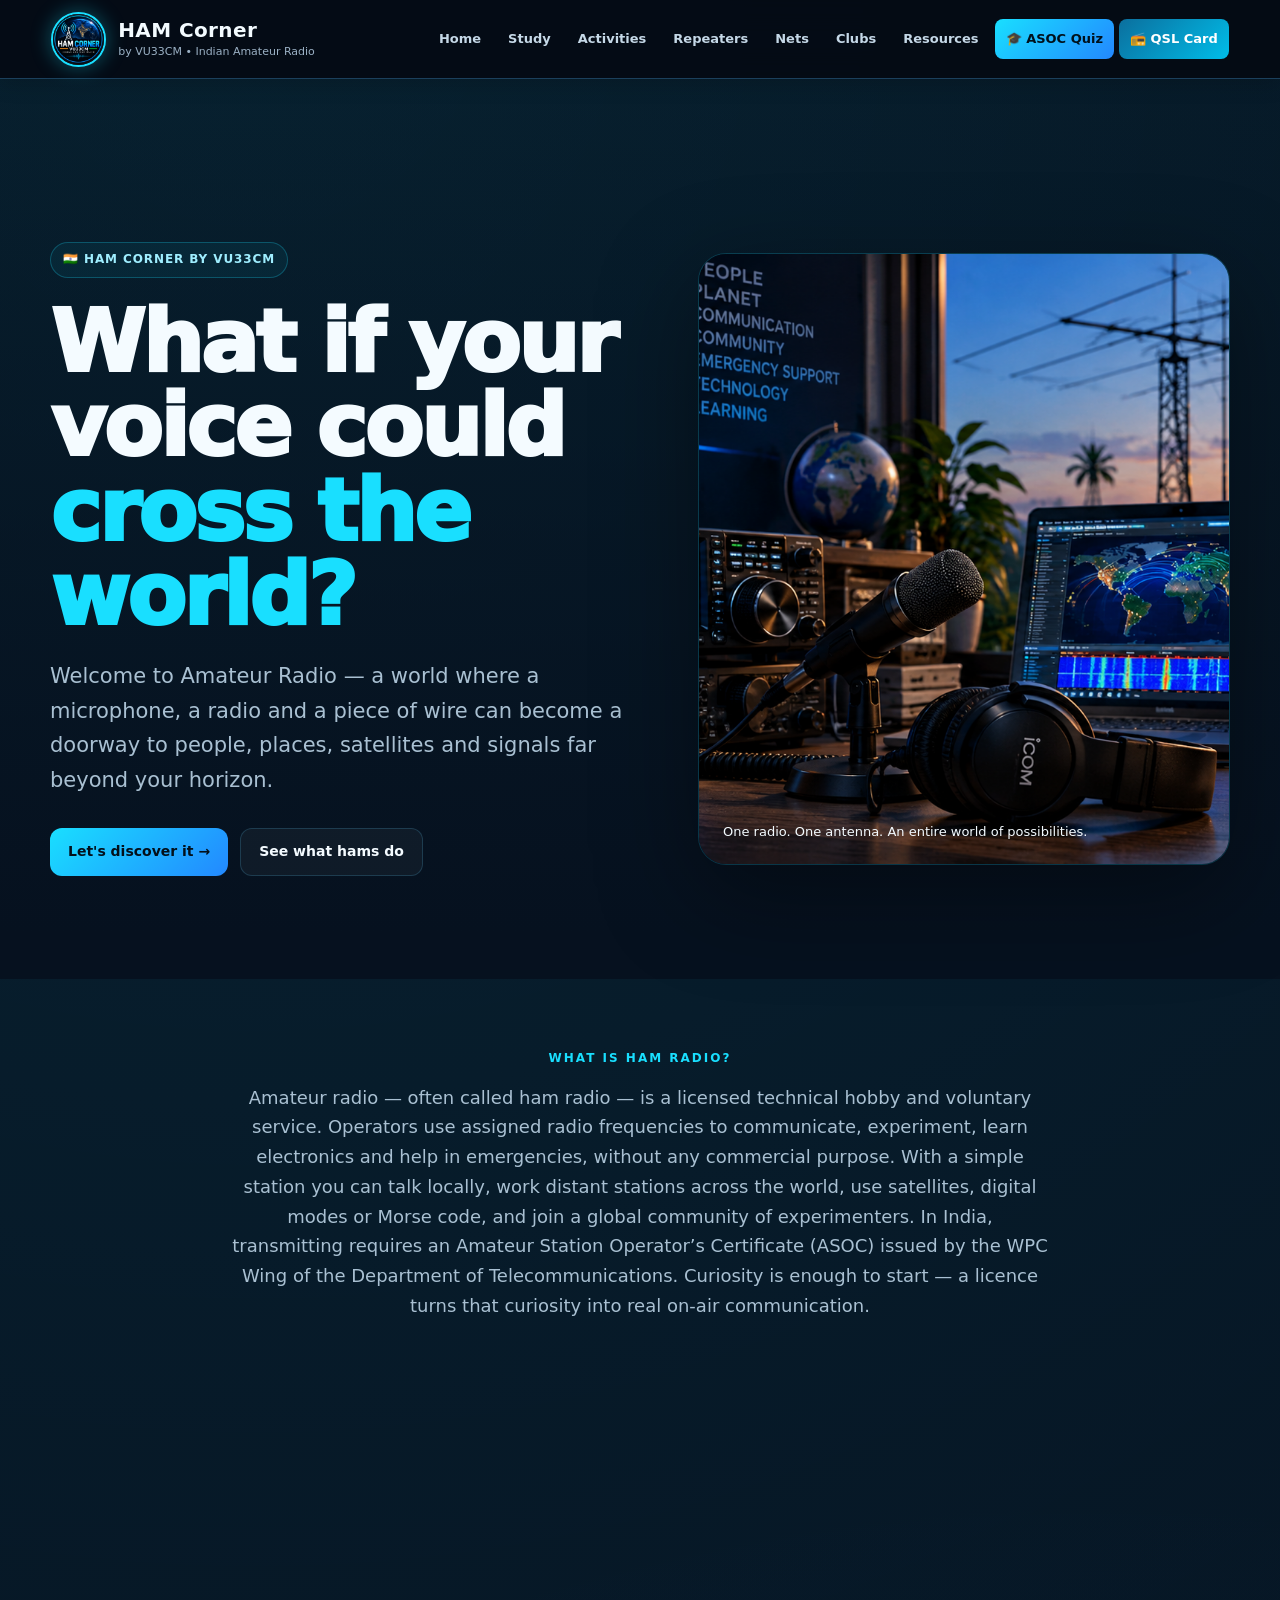
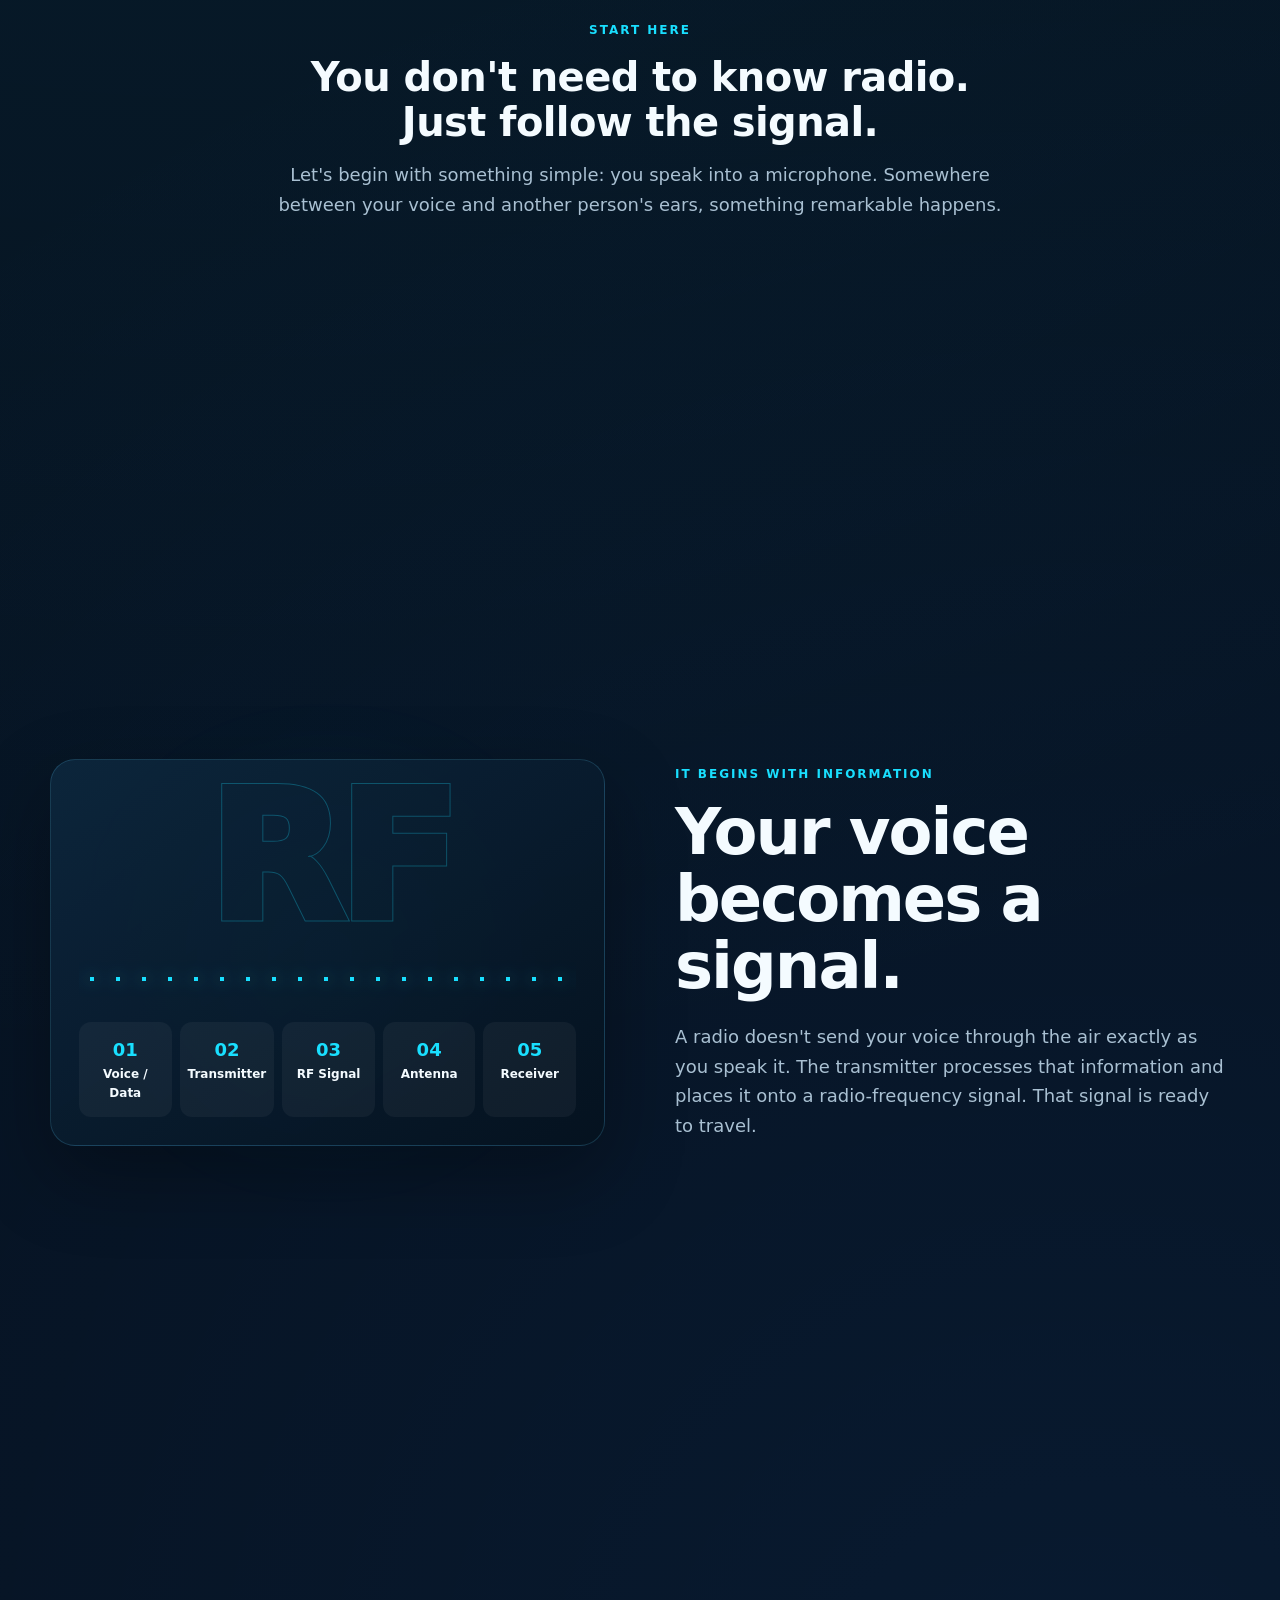
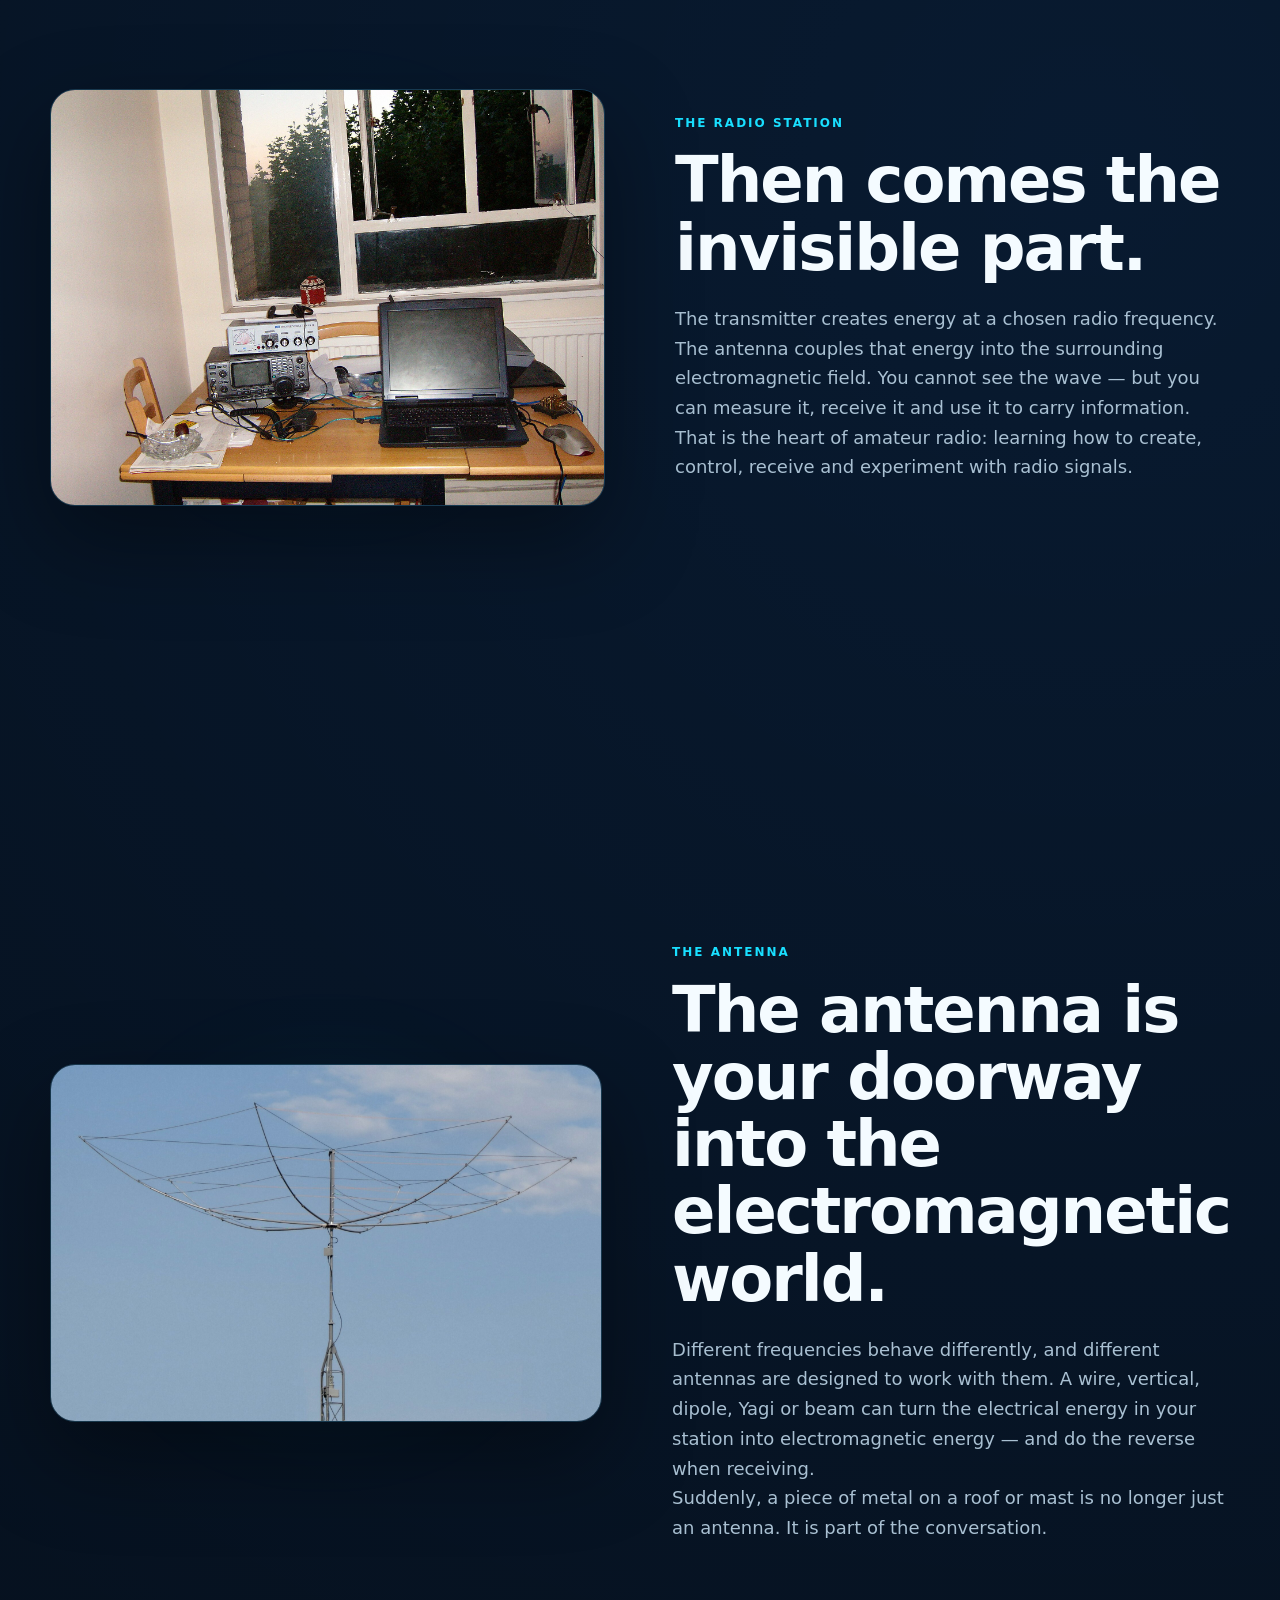
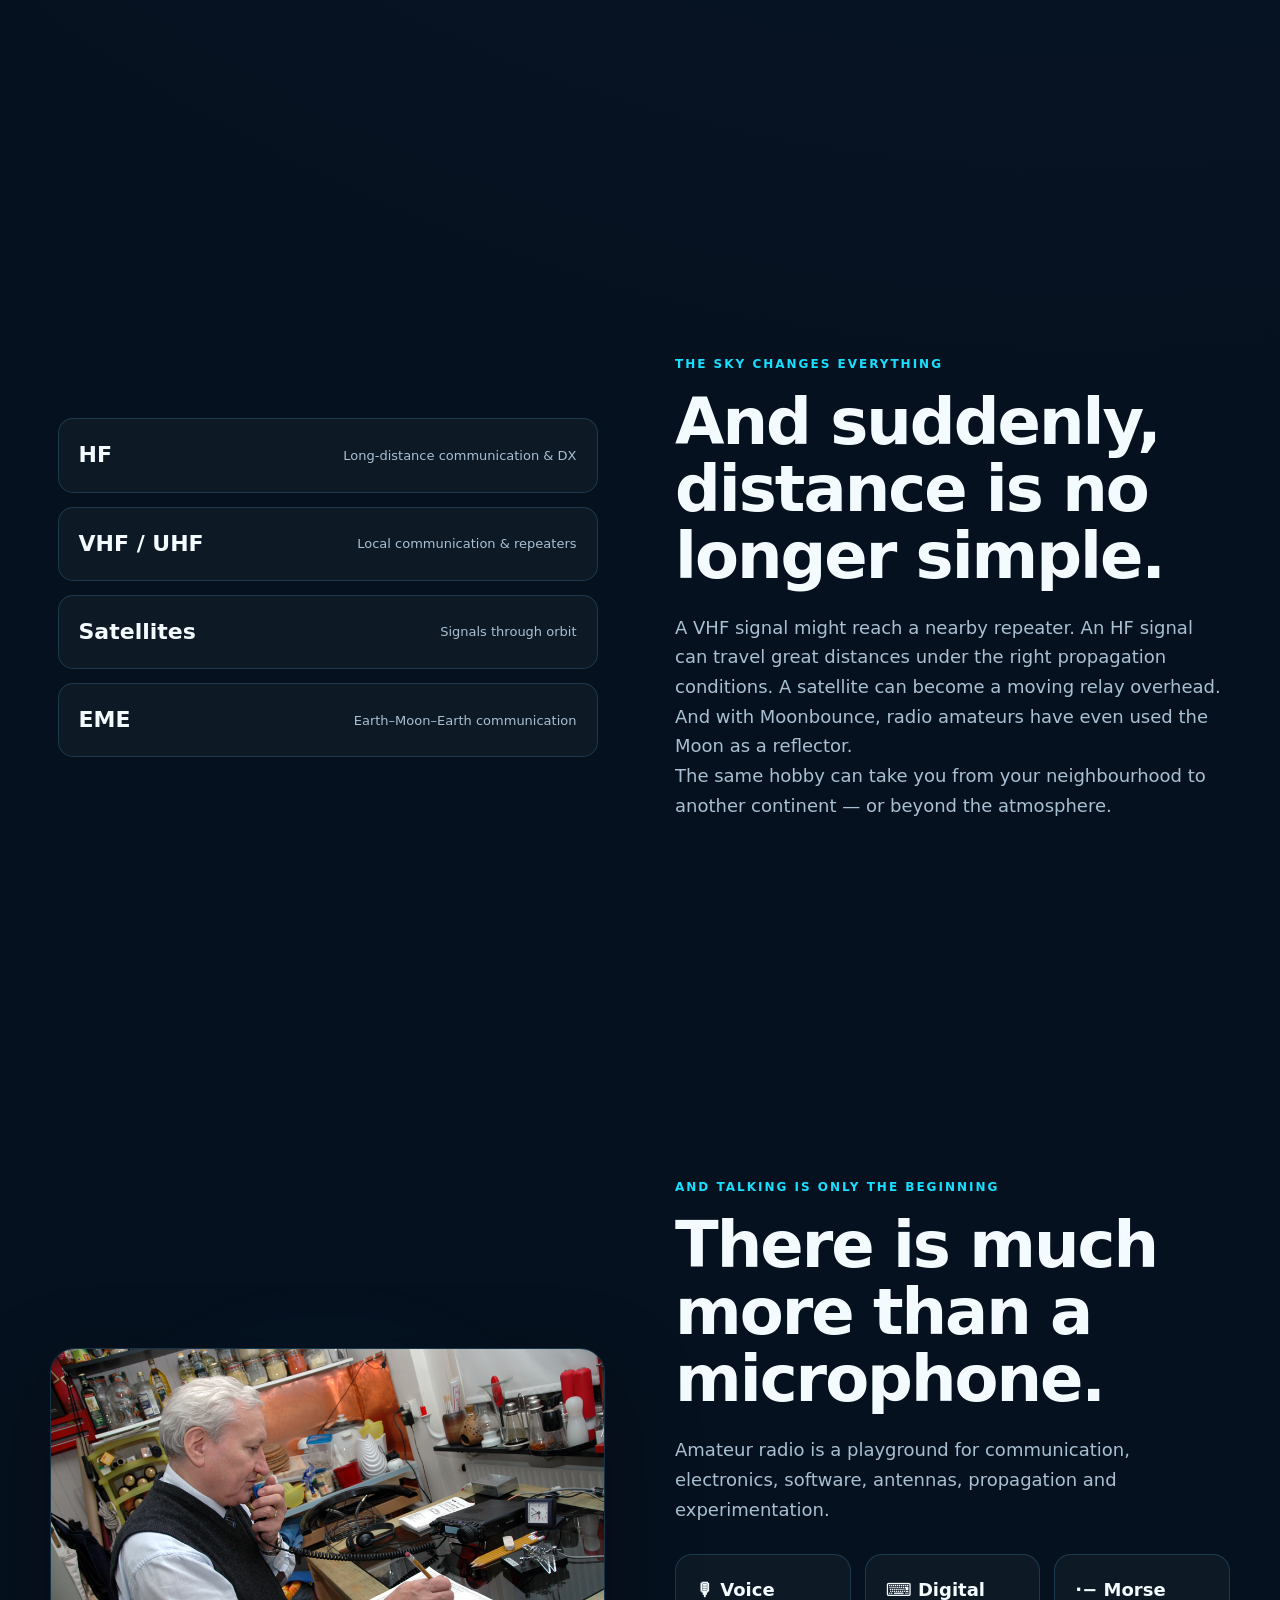
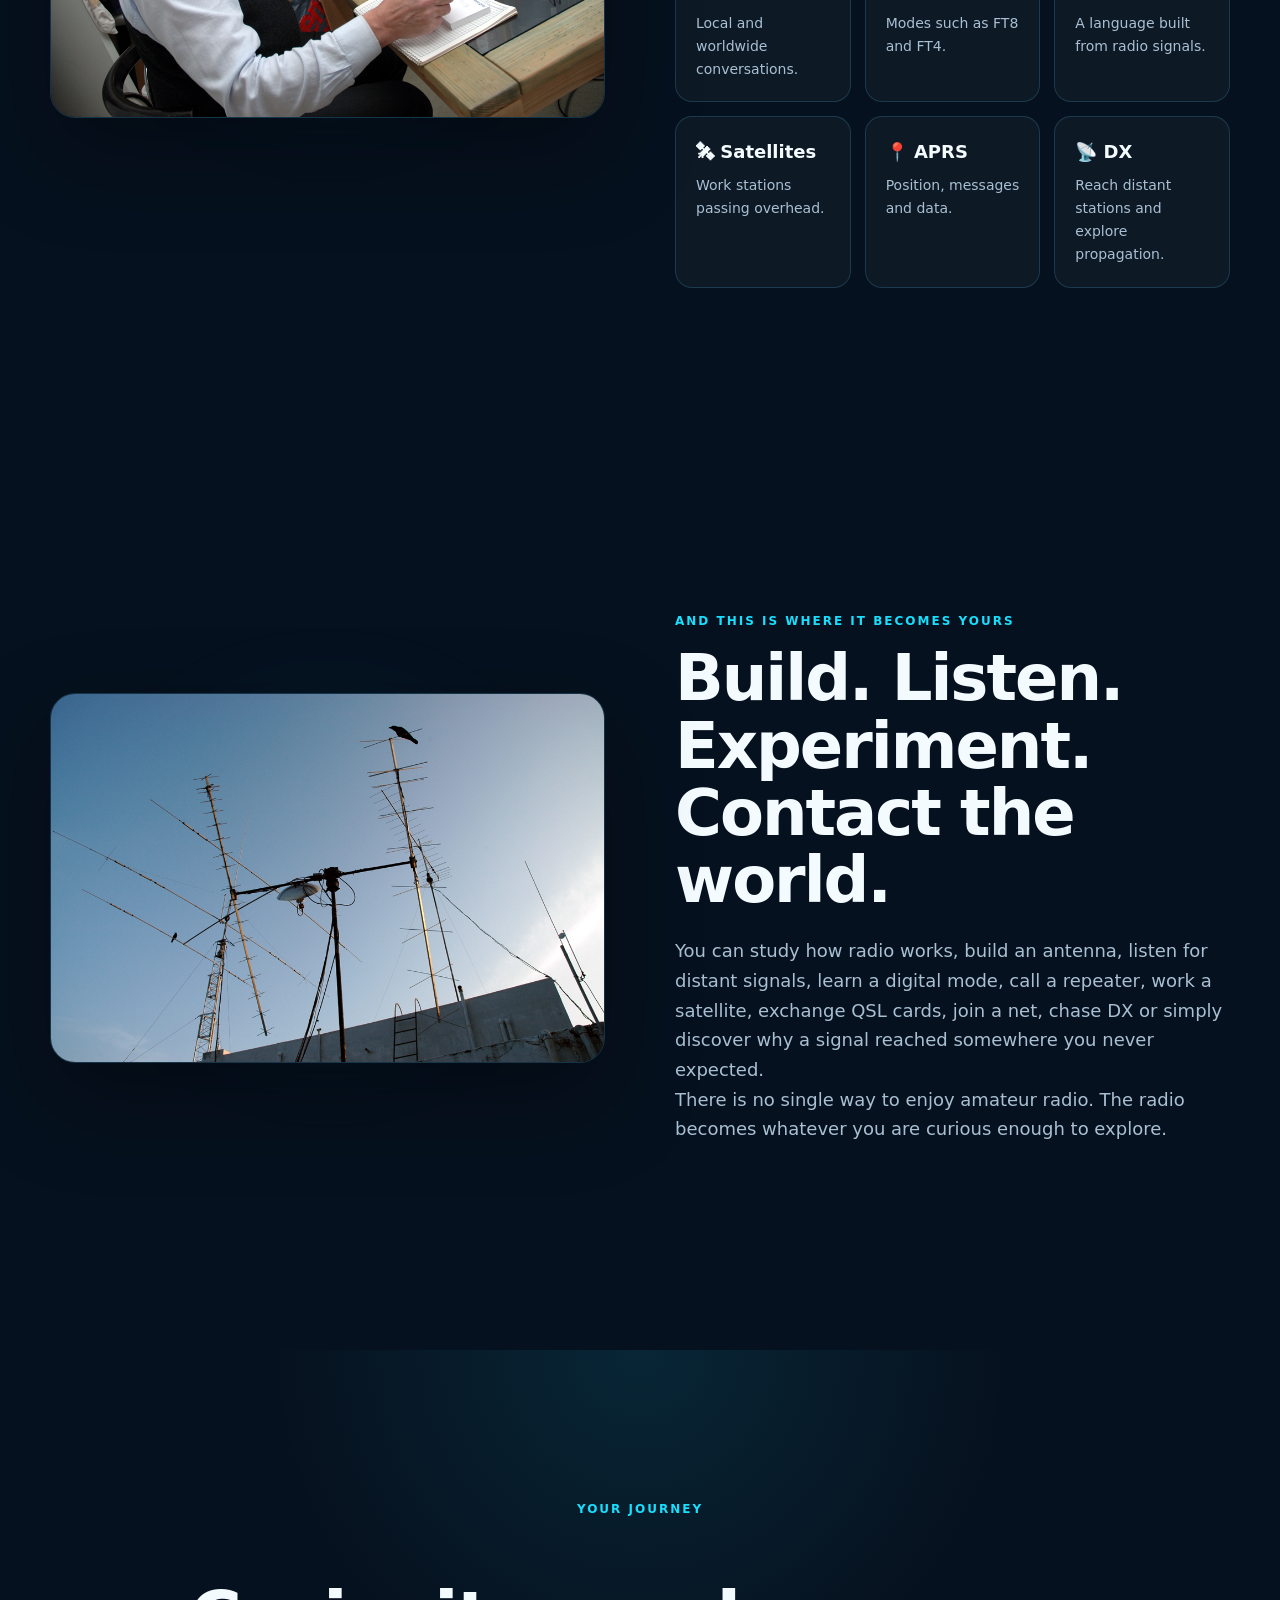
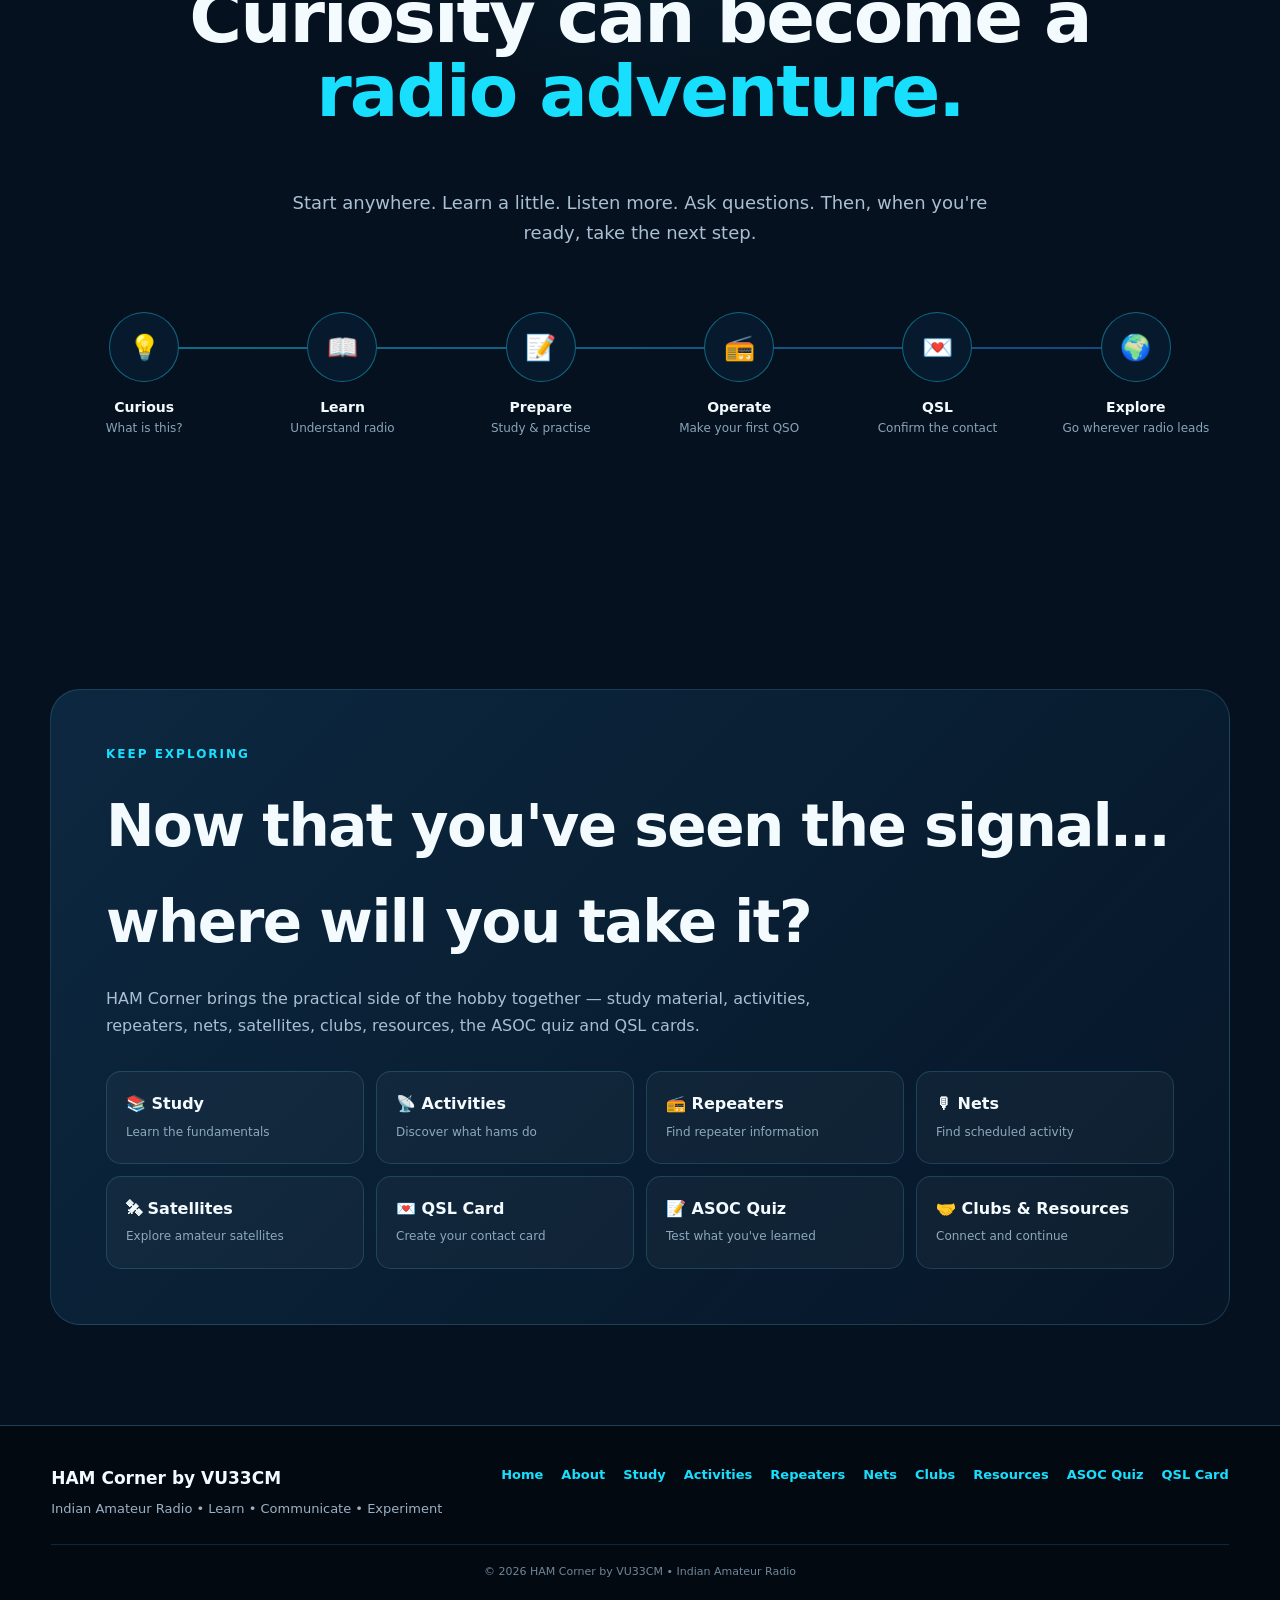
<file: index.html>
<!DOCTYPE html>
<html lang="en">
<head>
<meta charset="UTF-8">
<meta name="viewport" content="width=device-width, initial-scale=1.0">
<meta name="theme-color" content="#06111f">
<meta name="description" content="HAM Corner by VU33CM — discover amateur radio through a guided journey from voice and radio waves to antennas, propagation, satellites, digital modes and your first QSO.">
<title>HAM Corner by VU33CM | What is HAM Radio?</title>
<link rel="icon" href="logo.png" type="image/png">
<style>
:root{
  --bg:#06111f;
  --bg2:#081a2d;
  --cyan:#19dfff;
  --blue:#2388ff;
  --white:#f4fbff;
  --muted:#a9c0d2;
  --line:rgba(93,211,255,.18);
  --max:1180px;
}
*{box-sizing:border-box}
html{scroll-behavior:smooth}
body{
  margin:0;
  color:var(--white);
  background:
    radial-gradient(circle at 20% 0%,rgba(25,223,255,.09),transparent 28%),
    radial-gradient(circle at 85% 35%,rgba(35,136,255,.08),transparent 30%),
    var(--bg);
  font-family:Inter,system-ui,-apple-system,BlinkMacSystemFont,"Segoe UI",sans-serif;
  line-height:1.65;
  text-rendering:optimizeLegibility;
  -webkit-font-smoothing:antialiased;
  overflow-x:hidden;
}
a{color:inherit}
img{max-width:100%;display:block}
.container{
  width:min(var(--max),calc(100% - 40px));
  margin:auto;
}
/* =========================
   HEADER
========================= */
.site-header{
  position:fixed;
  top:0;
  left:0;
  right:0;
  z-index:1000;
  background:rgba(4,14,26,.76);
  backdrop-filter:blur(18px);
  border-bottom:1px solid rgba(255,255,255,.07);
}
.nav{
  min-height:76px;
  display:flex;
  align-items:center;
  gap:24px;
}
.brand{
  display:flex;
  align-items:center;
  gap:12px;
  text-decoration:none;
}
.brand-logo{
  width:48px;
  height:48px;
  border-radius:50%;
  overflow:hidden;
  box-shadow:0 0 25px rgba(25,223,255,.2);
}
.brand-logo img{
  width:100%;
  height:100%;
  object-fit:contain;
}
.brand strong{
  font-size:17px;
}
.brand small{
  display:block;
  color:#8da8bc;
  font-size:10px;
  letter-spacing:1.3px;
}
.nav-links{
  margin-left:auto;
  display:flex;
  gap:5px;
}
.nav-links a{
  text-decoration:none;
  color:#c7d8e4;
  font-size:13px;
  padding:9px 10px;
  border-radius:9px;
  transition:.25s;
}
.nav-links a:hover{
  background:rgba(25,223,255,.09);
  color:var(--cyan);
}
.menu{
  display:none;
  margin-left:auto;
  background:none;
  border:1px solid var(--line);
  color:white;
  border-radius:9px;
  padding:9px 12px;
  font-size:18px;
}
/* =========================
   HERO
========================= */
.hero{
  min-height:100vh;
  display:grid;
  place-items:center;
  padding:130px 0 70px;
  position:relative;
}
.hero:before{
  content:"";
  position:absolute;
  inset:0;
  z-index:-1;
  background:
    linear-gradient(
      180deg,
      rgba(3,12,22,.1),
      var(--bg) 95%
    );
}
.hero-grid{
  display:grid;
  grid-template-columns:1.05fr .95fr;
  gap:60px;
  align-items:center;
}
.eyebrow{
  display:inline-flex;
  padding:7px 12px;
  border:1px solid rgba(25,223,255,.25);
  border-radius:999px;
  color:#9feeff;
  background:rgba(25,223,255,.06);
  font-size:12px;
  font-weight:700;
  letter-spacing:.9px;
  text-transform:uppercase;
}
.hero h1{
  font-size:clamp(48px,7vw,86px);
  line-height:.98;
  letter-spacing:-3px;
  margin:22px 0;
  font-weight:950;
}
.hero h1 span{
  color:var(--cyan);
}
.hero p{
  font-size:clamp(18px,2vw,21px);
  color:var(--muted);
  max-width:680px;
}
.hero-actions{
  display:flex;
  flex-wrap:wrap;
  gap:12px;
  margin-top:30px;
}
.btn{
  display:inline-flex;
  align-items:center;
  justify-content:center;
  gap:8px;
  min-height:48px;
  padding:0 18px;
  border-radius:12px;
  text-decoration:none;
  font-weight:800;
  font-size:14px;
  border:1px solid var(--line);
  transition:.25s;
}
.btn.primary{
  background:linear-gradient(135deg,#19dfff,#2388ff);
  color:#03101b;
  border:0;
}
.btn.secondary{
  background:rgba(255,255,255,.04);
}
.btn:hover{
  transform:translateY(-2px);
}
.hero-art{
  position:relative;
  border-radius:28px;
  overflow:hidden;
  border:1px solid rgba(25,223,255,.18);
  box-shadow:0 30px 100px rgba(0,0,0,.4);
}
.hero-art img{
  width:100%;
  height:610px;
  object-fit:cover;
}
.hero-caption{
  position:absolute;
  bottom:22px;
  left:24px;
  right:24px;
  z-index:2;
  font-size:13px;
}
/* =========================
   STORY
========================= */
.story-intro{
  min-height:80vh;
  display:grid;
  place-items:center;
  text-align:center;
  padding:100px 0;
}
.story-intro h2,
.story-copy h2{
  font-size:clamp(38px,5vw,66px);
  line-height:1.05;
  letter-spacing:-2px;
  margin:0 0 22px;
  font-weight:900;
}
.story-intro p,
.story-copy p{
  color:var(--muted);
  font-size:18px;
  max-width:760px;
  margin:0 auto;
}
.story-block{
  min-height:105vh;
  display:grid;
  align-items:center;
  padding:100px 0;
}
.story-grid{
  display:grid;
  grid-template-columns:1fr 1fr;
  gap:70px;
  align-items:center;
}
.story-block:nth-child(even) .story-copy{
  order:2;
}
.story-block:nth-child(even) .story-visual{
  order:1;
}
.kicker{
  color:var(--cyan);
  font-size:12px;
  text-transform:uppercase;
  letter-spacing:2px;
  font-weight:900;
  margin-bottom:14px;
}
.story-copy p{
  max-width:570px;
  margin-left:0;
  margin-right:0;
}
.story-visual{
  min-height:480px;
  display:flex;
  align-items:center;
  justify-content:center;
  position:relative;
}
.photo{
  width:100%;
  max-height:620px;
  object-fit:cover;
  border-radius:25px;
  border:1px solid var(--line);
  box-shadow:0 35px 90px rgba(0,0,0,.38);
}
.glow{
  position:absolute;
  width:240px;
  height:240px;
  border-radius:50%;
  background:rgba(25,223,255,.15);
  filter:blur(70px);
  z-index:-1;
}
/* =========================
   SCROLL REVEAL
========================= */
.reveal{
  opacity:0;
  transform:translateY(55px) scale(.985);
  transition:
    opacity .9s cubic-bezier(.16,1,.3,1),
    transform 1s cubic-bezier(.16,1,.3,1);
}
.reveal.visible{
  opacity:1;
  transform:none;
}
/* =========================
   SIGNAL
========================= */
.signal-box{
  width:100%;
  padding:28px;
  border-radius:25px;
  background:
    linear-gradient(
      145deg,
      rgba(13,39,62,.9),
      rgba(5,18,31,.95)
    );
  border:1px solid var(--line);
  box-shadow:0 30px 80px rgba(0,0,0,.3);
}
.big-word{
  font-size:clamp(80px,14vw,180px);
  line-height:.8;
  font-weight:950;
  letter-spacing:-8px;
  color:transparent;
  -webkit-text-stroke:1px rgba(25,223,255,.28);
  text-align:center;
}
.signal-line{
  height:90px;
  position:relative;
  overflow:hidden;
}
.signal-line:before{
  content:"";
  position:absolute;
  left:-5%;
  right:-5%;
  top:50%;
  height:4px;
  background:
    repeating-linear-gradient(
      90deg,
      transparent 0 10px,
      var(--cyan) 10px 14px,
      transparent 14px 26px
    );
  filter:drop-shadow(0 0 8px rgba(25,223,255,.8));
  animation:flow 2s linear infinite;
}
@keyframes flow{
  to{
    transform:translateX(52px);
  }
}
.signal-path{
  display:grid;
  grid-template-columns:repeat(5,1fr);
  gap:8px;
}
.signal-step{
  padding:13px 8px;
  text-align:center;
  border-radius:12px;
  background:rgba(255,255,255,.045);
  font-size:12px;
  font-weight:800;
}
.signal-step b{
  display:block;
  color:var(--cyan);
  font-size:18px;
}
/* =========================
   FREQUENCY
========================= */
.frequency{
  display:grid;
  gap:14px;
  width:100%;
  max-width:540px;
}
.freq-row{
  display:flex;
  justify-content:space-between;
  align-items:center;
  padding:18px 20px;
  border:1px solid var(--line);
  border-radius:15px;
  background:rgba(255,255,255,.035);
}
.freq-row strong{
  font-size:22px;
}
.freq-row span{
  color:var(--muted);
  font-size:13px;
}
/* =========================
   MODES
========================= */
.modes{
  display:grid;
  grid-template-columns:repeat(3,1fr);
  gap:14px;
  margin-top:30px;
}
.mode{
  padding:20px;
  border-radius:17px;
  background:rgba(255,255,255,.035);
  border:1px solid var(--line);
  transition:.3s;
}
.mode:hover{
  transform:translateY(-5px);
  border-color:rgba(25,223,255,.4);
}
.mode b{
  font-size:18px;
}
.mode p{
  font-size:14px;
  margin:7px 0 0;
}
/* =========================
   JOURNEY
========================= */
.journey{
  padding:150px 0;
  background:
    radial-gradient(
      circle at 50% 0%,
      rgba(25,223,255,.1),
      transparent 35%
    );
}
.journey h2{
  text-align:center;
  font-size:clamp(42px,6vw,72px);
  line-height:1.03;
  letter-spacing:-2px;
}
.journey-sub{
  text-align:center;
  color:var(--muted);
  max-width:700px;
  margin:20px auto 65px;
  font-size:18px;
}
.path{
  display:grid;
  grid-template-columns:repeat(6,1fr);
  gap:10px;
  position:relative;
}
.path:before{
  content:"";
  position:absolute;
  left:7%;
  right:7%;
  top:35px;
  height:2px;
  background:linear-gradient(90deg,var(--cyan),var(--blue));
  opacity:.45;
}
.path-item{
  position:relative;
  text-align:center;
  z-index:1;
}
.path-dot{
  width:70px;
  height:70px;
  margin:auto;
  border-radius:50%;
  display:grid;
  place-items:center;
  background:#071a2d;
  border:1px solid rgba(25,223,255,.4);
  font-size:25px;
}
.path-item strong{
  display:block;
  margin-top:14px;
  font-size:14px;
}
.path-item span{
  display:block;
  color:#89a5b8;
  font-size:12px;
}
/* =========================
   EXPLORE
========================= */
.explore{
  padding:100px 0;
}
.explore-panel{
  padding:55px;
  border-radius:30px;
  background:
    linear-gradient(
      135deg,
      rgba(13,42,67,.92),
      rgba(7,23,40,.9)
    );
  border:1px solid var(--line);
}
.explore-panel h2{
  font-size:clamp(36px,5vw,58px);
  margin:0 0 15px;
  letter-spacing:-1.5px;
}
.explore-panel p{
  color:var(--muted);
  max-width:720px;
}
.link-grid{
  display:grid;
  grid-template-columns:repeat(4,1fr);
  gap:12px;
  margin-top:32px;
}
.link-card{
  text-decoration:none;
  padding:19px;
  border:1px solid var(--line);
  border-radius:15px;
  background:rgba(255,255,255,.035);
  transition:.25s;
}
.link-card:hover{
  transform:translateY(-4px);
  border-color:rgba(25,223,255,.5);
}
.link-card strong{
  display:block;
}
.link-card span{
  font-size:12px;
  color:#8da9bb;
}
/* =========================
   FOOTER
========================= */
.footer{
  padding:55px 0 35px;
  border-top:1px solid rgba(255,255,255,.07);
  color:#7892a5;
  text-align:center;
  font-size:13px;
}
.credits{
  margin-top:16px;
  font-size:11px;
  line-height:1.7;
}
/* =========================
   TABLET
========================= */
@media(max-width:1000px){
  .nav-links{
    display:none;
    position:absolute;
    top:76px;
    left:15px;
    right:15px;
    padding:12px;
    background:rgba(4,14,26,.97);
    border:1px solid var(--line);
    border-radius:14px;
    flex-wrap:wrap;
  }
  .nav-links.open{
    display:flex;
  }
  .nav-links a{
    flex:1 1 30%;
    text-align:center;
  }
  .menu{
    display:block;
  }
  .hero-grid,
  .story-grid{
    grid-template-columns:1fr;
    gap:40px;
  }
  .story-block:nth-child(even) .story-copy,
  .story-block:nth-child(even) .story-visual{
    order:initial;
  }
  .hero-art img{
    height:480px;
  }
  .story-block{
    min-height:auto;
  }
  .path{
    grid-template-columns:repeat(3,1fr);
  }
  .path:before{
    display:none;
  }
  .link-grid{
    grid-template-columns:repeat(2,1fr);
  }
}
/* =========================
   MOBILE
========================= */
@media(max-width:600px){
  .container{
    width:min(100% - 26px,var(--max));
  }
  .nav{
    min-height:68px;
  }
  .brand-logo{
    width:42px;
    height:42px;
  }
  .hero{
    padding-top:105px;
  }
  .hero h1{
    font-size:46px;
    letter-spacing:-2px;
  }
  .hero p{
    font-size:17px;
  }
  .hero-art img{
    height:370px;
  }
  .story-intro{
    min-height:70vh;
  }
  .story-intro h2,
  .story-copy h2{
    font-size:39px;
    letter-spacing:-1.2px;
  }
  .story-copy p{
    font-size:16px;
  }
  .story-visual{
    min-height:340px;
  }
  .signal-path{
    grid-template-columns:1fr 1fr;
  }
  .modes,
  .link-grid{
    grid-template-columns:1fr;
  }
  .explore-panel{
    padding:30px 22px;
  }
  .path{
    grid-template-columns:1fr 1fr;
  }
  .path-dot{
    width:58px;
    height:58px;
  }
}
/* =========================
   REDUCED MOTION
========================= */
@media(prefers-reduced-motion:reduce){
  html{
    scroll-behavior:auto;
  }
  *,
  *:before,
  *:after{
    animation:none!important;
    transition:none!important;
  }
  .reveal{
    opacity:1;
    transform:none;
  }
}
</style>
</head>
<body>
<header class="site-header">
  <div class="container nav">
    <a class="brand" href="index.html">
      <div class="brand-logo">
        <img src="logo.png" alt="HAM Corner VU33CM">
      </div>
      <div>
        <strong>HAM Corner</strong>
        <small>VU33CM • INDIAN AMATEUR RADIO</small>
      </div>
    </a>
    <button
      class="menu"
      id="menuButton"
      aria-label="Open navigation">
      ☰
    </button>
    <nav class="nav-links" id="navLinks">
      <a href="index.html">Home</a>
      <a href="study.html">Study</a>
      <a href="activities.html">Activities</a>
      <a href="repeaters.html">Repeaters</a>
      <a href="nets.html">Nets</a>
      <a href="clubs.html">Clubs</a>
      <a href="resources.html">Resources</a>
      <a href="quiz.html">ASOC Quiz</a>
      <a href="qsl.html">QSL Card</a>
    </nav>
  </div>
</header>
<main>
<!-- HERO -->
<section class="hero" id="top">
  <div class="container hero-grid">
    <div class="reveal">
      <span class="eyebrow">
        🇮🇳 HAM Corner by VU33CM
      </span>
      <h1>
        What if your voice could
        <span>cross the world?</span>
      </h1>
      <p>
        Welcome to Amateur Radio — a world where a microphone,
        a radio and a piece of wire can become a doorway to people,
        places, satellites and signals far beyond your horizon.
      </p>
      <div class="hero-actions">
        <a class="btn primary" href="#story">
          Let's discover it →
        </a>
        <a class="btn secondary" href="activities.html">
          See what hams do
        </a>
      </div>
    </div>
    <div class="hero-art">
      <img
        src="Home.png"
        alt="Amateur radio station">
      <div class="hero-caption">
        One radio. One antenna. An entire world of possibilities.
      </div>
    </div>
  </div>
</section>

<!-- WHAT IS HAM RADIO -->
<section class="story-intro" style="min-height:auto;padding:70px 0 40px;">
  <div class="container reveal">
    <div class="kicker">What is ham radio?</div>
    <p style="max-width:820px;margin:0 auto;font-size:18px;color:var(--muted);">
      Amateur radio — often called ham radio — is a licensed technical hobby and voluntary service.
      Operators use assigned radio frequencies to communicate, experiment, learn electronics and help in emergencies, without any commercial purpose.
      With a simple station you can talk locally, work distant stations across the world, use satellites, digital modes or Morse code, and join a global community of experimenters.
      In India, transmitting requires an Amateur Station Operator’s Certificate (ASOC) issued by the WPC Wing of the Department of Telecommunications.
      Curiosity is enough to start — a licence turns that curiosity into real on-air communication.
    </p>
  </div>
</section>

<!-- INTRO -->
<section class="story-intro" id="story">
  <div class="container reveal">
    <div class="kicker">
      Start here
    </div>
    <h2>
      You don't need to know radio.<br>
      Just follow the signal.
    </h2>
    <p>
      Let's begin with something simple:
      you speak into a microphone.
      Somewhere between your voice and another person's ears,
      something remarkable happens.
    </p>
  </div>
</section>
<!-- VOICE -->
<section class="story-block">
  <div class="container story-grid">
    <div class="story-copy reveal">
      <div class="kicker">
        It begins with information
      </div>
      <h2>
        Your voice becomes a signal.
      </h2>
      <p>
        A radio doesn't send your voice through the air exactly as you speak it.
        The transmitter processes that information and places it onto a
        radio-frequency signal.
        That signal is ready to travel.
      </p>
    </div>
    <div class="story-visual reveal">
      <div class="glow"></div>
      <div class="signal-box">
        <div class="big-word">
          RF
        </div>
        <div class="signal-line"></div>
        <div class="signal-path">
          <div class="signal-step">
            <b>01</b>
            Voice / Data
          </div>
          <div class="signal-step">
            <b>02</b>
            Transmitter
          </div>
          <div class="signal-step">
            <b>03</b>
            RF Signal
          </div>
          <div class="signal-step">
            <b>04</b>
            Antenna
          </div>
          <div class="signal-step">
            <b>05</b>
            Receiver
          </div>
        </div>
      </div>
    </div>
  </div>
</section>
<!-- RADIO -->
<section class="story-block">
  <div class="container story-grid">
    <div class="story-visual reveal">
      <div class="glow"></div>
      <img
        class="photo"
        src="images/ham-shack.jpg"
        alt="Amateur radio station"
        loading="lazy">
    </div>
    <div class="story-copy reveal">
      <div class="kicker">
        The radio station
      </div>
      <h2>
        Then comes the invisible part.
      </h2>
      <p>
        The transmitter creates energy at a chosen radio frequency.
        The antenna couples that energy into the surrounding
        electromagnetic field.
        You cannot see the wave — but you can measure it,
        receive it and use it to carry information.
      </p>
      <p>
        That is the heart of amateur radio:
        learning how to create, control, receive and experiment
        with radio signals.
      </p>
    </div>
  </div>
</section>
<!-- ANTENNA -->
<section class="story-block">
  <div class="container story-grid">
    <div class="story-copy reveal">
      <div class="kicker">
        The antenna
      </div>
      <h2>
        The antenna is your doorway into the electromagnetic world.
      </h2>
      <p>
        Different frequencies behave differently,
        and different antennas are designed to work with them.
        A wire, vertical, dipole, Yagi or beam can turn the electrical
        energy in your station into electromagnetic energy —
        and do the reverse when receiving.
      </p>
      <p>
        Suddenly, a piece of metal on a roof or mast is no longer
        just an antenna.
        It is part of the conversation.
      </p>
    </div>
    <div class="story-visual reveal">
      <div class="glow"></div>
      <img
        class="photo"
        src="images/antenna.jpg"
        alt="Amateur radio antenna"
        loading="lazy">
    </div>
  </div>
</section>
<!-- PROPAGATION -->
<section class="story-block">
  <div class="container story-grid">
    <div class="story-visual reveal">
      <div class="frequency">
        <div class="freq-row">
          <strong>HF</strong>
          <span>Long-distance communication & DX</span>
        </div>
        <div class="freq-row">
          <strong>VHF / UHF</strong>
          <span>Local communication & repeaters</span>
        </div>
        <div class="freq-row">
          <strong>Satellites</strong>
          <span>Signals through orbit</span>
        </div>
        <div class="freq-row">
          <strong>EME</strong>
          <span>Earth–Moon–Earth communication</span>
        </div>
      </div>
    </div>
    <div class="story-copy reveal">
      <div class="kicker">
        The sky changes everything
      </div>
      <h2>
        And suddenly, distance is no longer simple.
      </h2>
      <p>
        A VHF signal might reach a nearby repeater.
        An HF signal can travel great distances under the right
        propagation conditions.
        A satellite can become a moving relay overhead.
        And with Moonbounce, radio amateurs have even used
        the Moon as a reflector.
      </p>
      <p>
        The same hobby can take you from your neighbourhood
        to another continent — or beyond the atmosphere.
      </p>
    </div>
  </div>
</section>
<!-- MODES -->
<section class="story-block">
  <div class="container story-grid">
    <div class="story-copy reveal">
      <div class="kicker">
        And talking is only the beginning
      </div>
      <h2>
        There is much more than a microphone.
      </h2>
      <p>
        Amateur radio is a playground for communication,
        electronics, software, antennas, propagation
        and experimentation.
      </p>
      <div class="modes">
        <div class="mode">
          <b>🎙 Voice</b>
          <p>Local and worldwide conversations.</p>
        </div>
        <div class="mode">
          <b>⌨ Digital</b>
          <p>Modes such as FT8 and FT4.</p>
        </div>
        <div class="mode">
          <b>·− Morse</b>
          <p>A language built from radio signals.</p>
        </div>
        <div class="mode">
          <b>🛰 Satellites</b>
          <p>Work stations passing overhead.</p>
        </div>
        <div class="mode">
          <b>📍 APRS</b>
          <p>Position, messages and data.</p>
        </div>
        <div class="mode">
          <b>📡 DX</b>
          <p>Reach distant stations and explore propagation.</p>
        </div>
      </div>
    </div>
    <div class="story-visual reveal">
      <div class="glow"></div>
      <img
        class="photo"
        src="images/operator.jpg"
        alt="Amateur radio operator at a station"
        loading="lazy">
    </div>
  </div>
</section>
<!-- PERSONAL JOURNEY -->
<section class="story-block">
  <div class="container story-grid">
    <div class="story-visual reveal">
      <div class="glow"></div>
      <img
        class="photo"
        src="images/antenna-india.jpg"
        alt="Amateur radio antenna in India"
        loading="lazy">
    </div>
    <div class="story-copy reveal">
      <div class="kicker">
        And this is where it becomes yours
      </div>
      <h2>
        Build. Listen. Experiment. Contact the world.
      </h2>
      <p>
        You can study how radio works,
        build an antenna,
        listen for distant signals,
        learn a digital mode,
        call a repeater,
        work a satellite,
        exchange QSL cards,
        join a net,
        chase DX
        or simply discover why a signal reached somewhere
        you never expected.
      </p>
      <p>
        There is no single way to enjoy amateur radio.
        The radio becomes whatever you are curious enough to explore.
      </p>
    </div>
  </div>
</section>
<!-- JOURNEY -->
<section class="journey">
  <div class="container">
    <div class="reveal">
      <div
        class="kicker"
        style="text-align:center">
        Your journey
      </div>
      <h2>
        Curiosity can become a<br>
        <span style="color:var(--cyan)">
          radio adventure.
        </span>
      </h2>
      <p class="journey-sub">
        Start anywhere.
        Learn a little.
        Listen more.
        Ask questions.
        Then, when you're ready,
        take the next step.
      </p>
    </div>
    <div class="path">
      <div class="path-item reveal">
        <div class="path-dot">💡</div>
        <strong>Curious</strong>
        <span>What is this?</span>
      </div>
      <div class="path-item reveal">
        <div class="path-dot">📖</div>
        <strong>Learn</strong>
        <span>Understand radio</span>
      </div>
      <div class="path-item reveal">
        <div class="path-dot">📝</div>
        <strong>Prepare</strong>
        <span>Study & practise</span>
      </div>
      <div class="path-item reveal">
        <div class="path-dot">📻</div>
        <strong>Operate</strong>
        <span>Make your first QSO</span>
      </div>
      <div class="path-item reveal">
        <div class="path-dot">💌</div>
        <strong>QSL</strong>
        <span>Confirm the contact</span>
      </div>
      <div class="path-item reveal">
        <div class="path-dot">🌍</div>
        <strong>Explore</strong>
        <span>Go wherever radio leads</span>
      </div>
    </div>
  </div>
</section>
<!-- SITE NAVIGATION -->
<section class="explore">
  <div class="container">
    <div class="explore-panel reveal">
      <div class="kicker">
        Keep exploring
      </div>
      <h2>
        Now that you've seen the signal…
        where will you take it?
      </h2>
      <p>
        HAM Corner brings the practical side of the hobby together —
        study material, activities, repeaters, nets, satellites,
        clubs, resources, the ASOC quiz and QSL cards.
      </p>
      <div class="link-grid">
        <a class="link-card" href="study.html">
          <strong>📚 Study</strong>
          <span>Learn the fundamentals</span>
        </a>
        <a class="link-card" href="activities.html">
          <strong>📡 Activities</strong>
          <span>Discover what hams do</span>
        </a>
        <a class="link-card" href="repeaters.html">
          <strong>📻 Repeaters</strong>
          <span>Find repeater information</span>
        </a>
        <a class="link-card" href="nets.html">
          <strong>🎙 Nets</strong>
          <span>Find scheduled activity</span>
        </a>
        <a class="link-card" href="satellites.html">
          <strong>🛰 Satellites</strong>
          <span>Explore amateur satellites</span>
        </a>
        <a class="link-card" href="qsl.html">
          <strong>💌 QSL Card</strong>
          <span>Create your contact card</span>
        </a>
        <a class="link-card" href="quiz.html">
          <strong>📝 ASOC Quiz</strong>
          <span>Test what you've learned</span>
        </a>
        <a class="link-card" href="clubs.html">
          <strong>🤝 Clubs & Resources</strong>
          <span>Connect and continue</span>
        </a>
      </div>
    </div>
  </div>
</section>
</main>
<!-- FOOTER -->
<footer class="footer">
  <div class="container">
    <strong>
      HAM Corner by VU33CM
    </strong>
    <br>
    Indian Amateur Radio • People • Technology • Community • Service
    <div class="credits">
      Image files used by this page:
      <b>ham-shack.jpg</b>,
      <b>antenna.jpg</b>,
      <b>operator.jpg</b>,
      <b>antenna-india.jpg</b>.
    </div>
  </div>
</footer>
<script>
/* Mobile navigation */
const menuButton =
  document.getElementById("menuButton");
const navLinks =
  document.getElementById("navLinks");
menuButton.addEventListener(
  "click",
  () => {
    navLinks.classList.toggle("open");
  }
);
navLinks
  .querySelectorAll("a")
  .forEach(
    a => a.addEventListener(
      "click",
      () => navLinks.classList.remove("open")
    )
  );
/* Scroll reveal */
const observer =
  new IntersectionObserver(
    entries => {
      entries.forEach(
        entry => {
          if(entry.isIntersecting){
            entry.target.classList.add("visible");
          }
        }
      );
    },
    {
      threshold:.12,
      rootMargin:"0px 0px -7% 0px"
    }
  );
document
  .querySelectorAll(".reveal")
  .forEach(
    element => observer.observe(element)
  );
</script>
<!-- Existing HAM Corner analytics -->
<script src="js/analytics.js"></script>
</body>
</html>
</file>
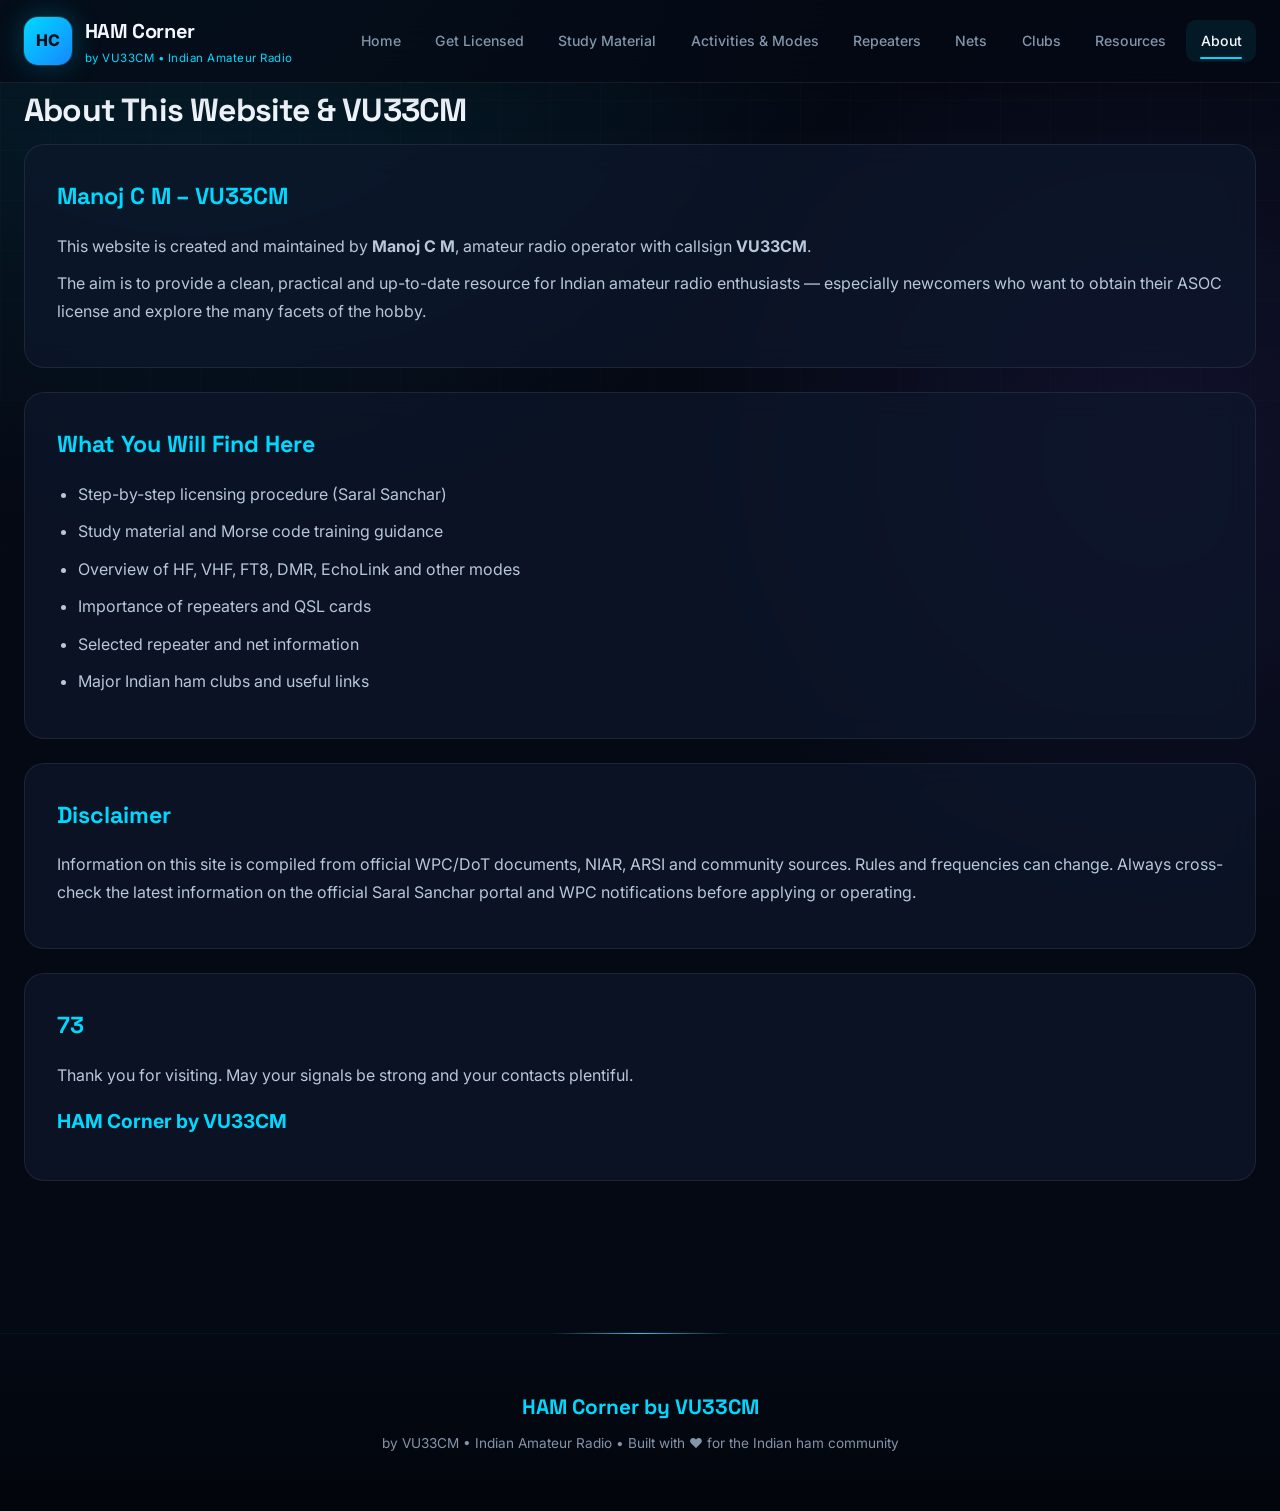
<file: about.html>
<!DOCTYPE html>
<html lang="en">
<head>
  <meta charset="UTF-8">
  <meta name="viewport" content="width=device-width, initial-scale=1.0">
  <title>HAM Corner by VU33CM – Indian Amateur Radio</title>
  <link rel="stylesheet" href="css/style.css">
</head>
<body>
  <header>
    <div class="nav-container">
      <a href="index.html" class="logo">
        <div class="logo-icon">HC</div>
        <div class="logo-text">
          <h1>HAM Corner</h1>
          <span>by VU33CM • Indian Amateur Radio</span>
        </div>
      </a>
      <nav>
        <ul>
          <li><a href="index.html">Home</a></li>
          <li><a href="licensing.html">Get Licensed</a></li>
          <li><a href="study.html">Study Material</a></li>
          <li><a href="activities.html">Activities & Modes</a></li>
          <li><a href="repeaters.html">Repeaters</a></li>
          <li><a href="nets.html">Nets</a></li>
          <li><a href="clubs.html">Clubs</a></li>
          <li><a href="resources.html">Resources</a></li>
          <li><a href="about.html" class="active">About</a></li>
        </ul>
      </nav>
    </div>
  </header>

  <main>
    <h1 class="section-title">About This Website & VU33CM</h1>

    <div class="content-block">
      <h2>Manoj C M – VU33CM</h2>
      <p>This website is created and maintained by <strong>Manoj C M</strong>, amateur radio operator with callsign <strong>VU33CM</strong>.</p>
      <p>The aim is to provide a clean, practical and up-to-date resource for Indian amateur radio enthusiasts — especially newcomers who want to obtain their ASOC license and explore the many facets of the hobby.</p>
    </div>

    <div class="content-block">
      <h2>What You Will Find Here</h2>
      <ul>
        <li>Step-by-step licensing procedure (Saral Sanchar)</li>
        <li>Study material and Morse code training guidance</li>
        <li>Overview of HF, VHF, FT8, DMR, EchoLink and other modes</li>
        <li>Importance of repeaters and QSL cards</li>
        <li>Selected repeater and net information</li>
        <li>Major Indian ham clubs and useful links</li>
      </ul>
    </div>

    <div class="content-block">
      <h2>Disclaimer</h2>
      <p>Information on this site is compiled from official WPC/DoT documents, NIAR, ARSI and community sources. Rules and frequencies can change. Always cross-check the latest information on the official Saral Sanchar portal and WPC notifications before applying or operating.</p>
    </div>

    <div class="content-block">
      <h2>73</h2>
      <p>Thank you for visiting. May your signals be strong and your contacts plentiful.</p>
      <p style="margin-top:1rem;font-size:1.2rem;color:var(--accent);font-weight:700;">HAM Corner by VU33CM</p>
    </div>
  </main>

  <footer>
    <p class="callsign">HAM Corner by VU33CM</p>
    <p>by VU33CM • Indian Amateur Radio • Built with ❤️ for the Indian ham community</p>
  </footer>
</body>
</html>
</file>
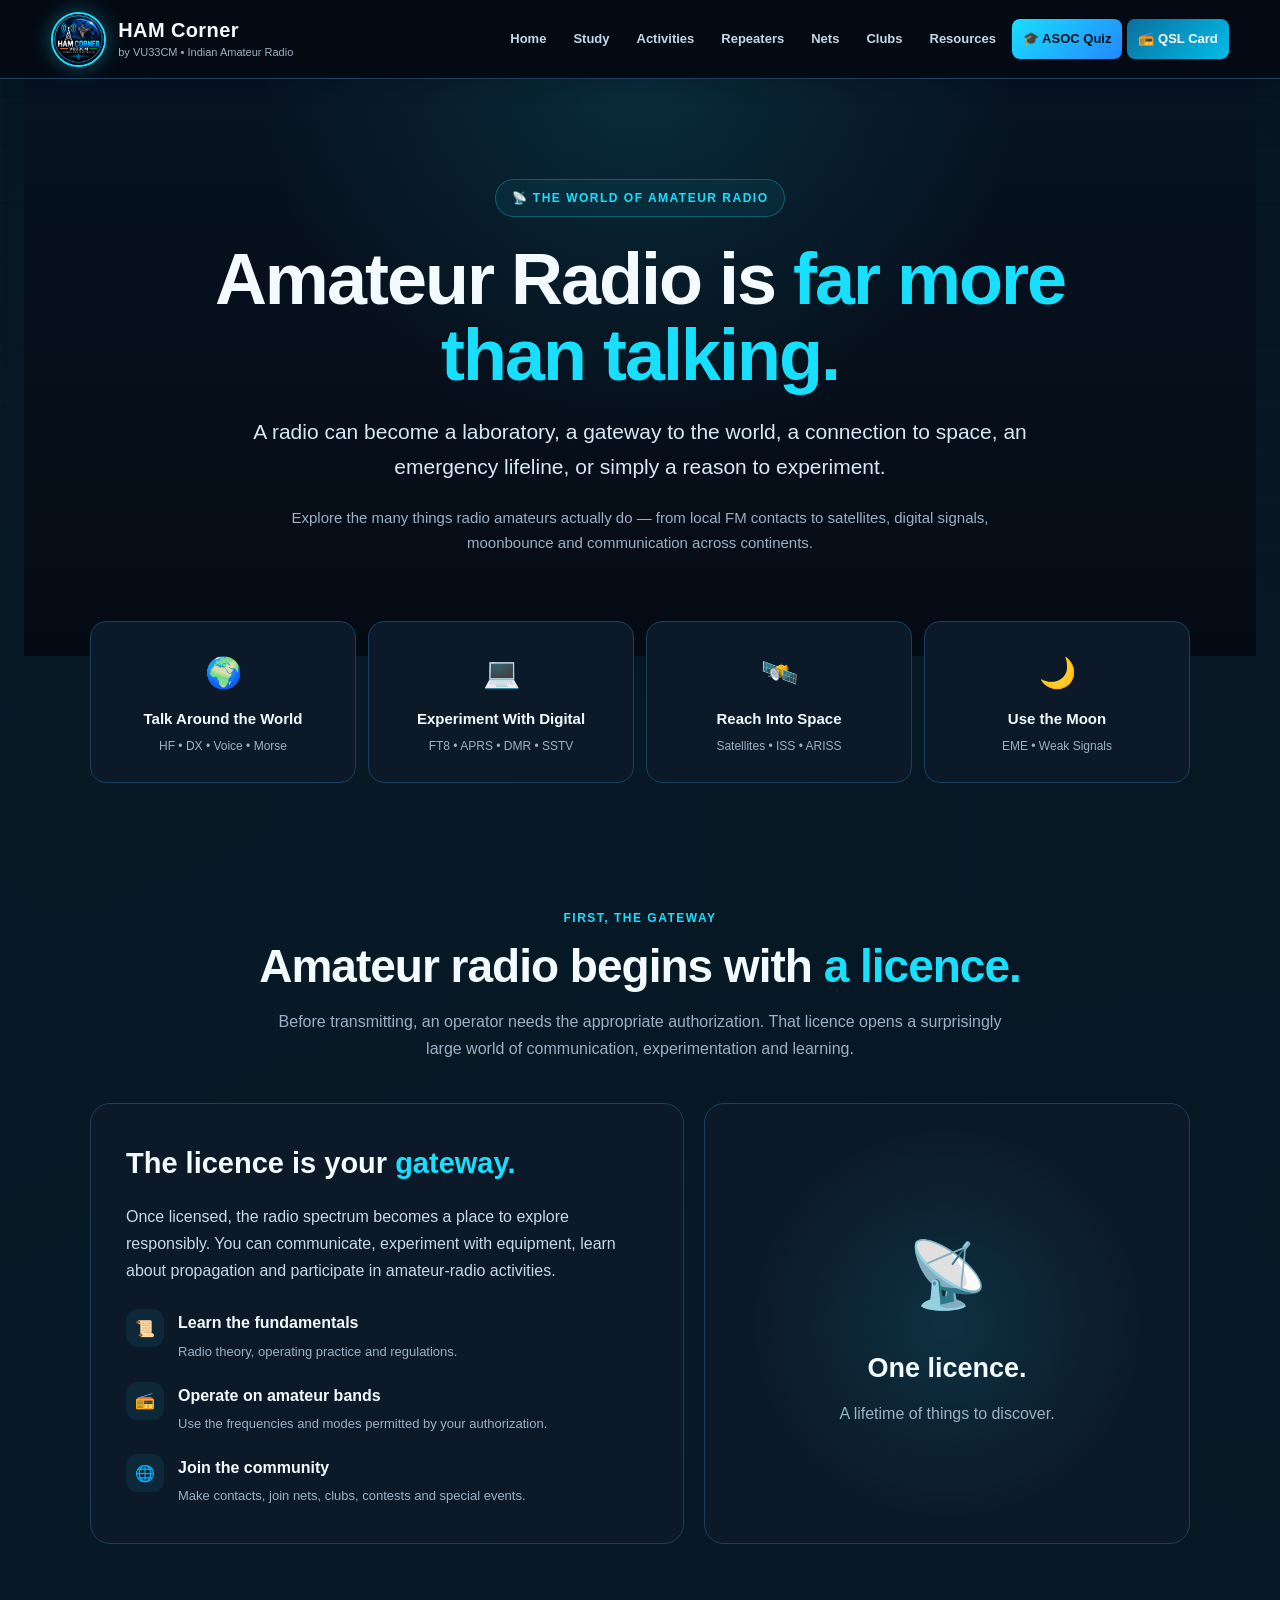
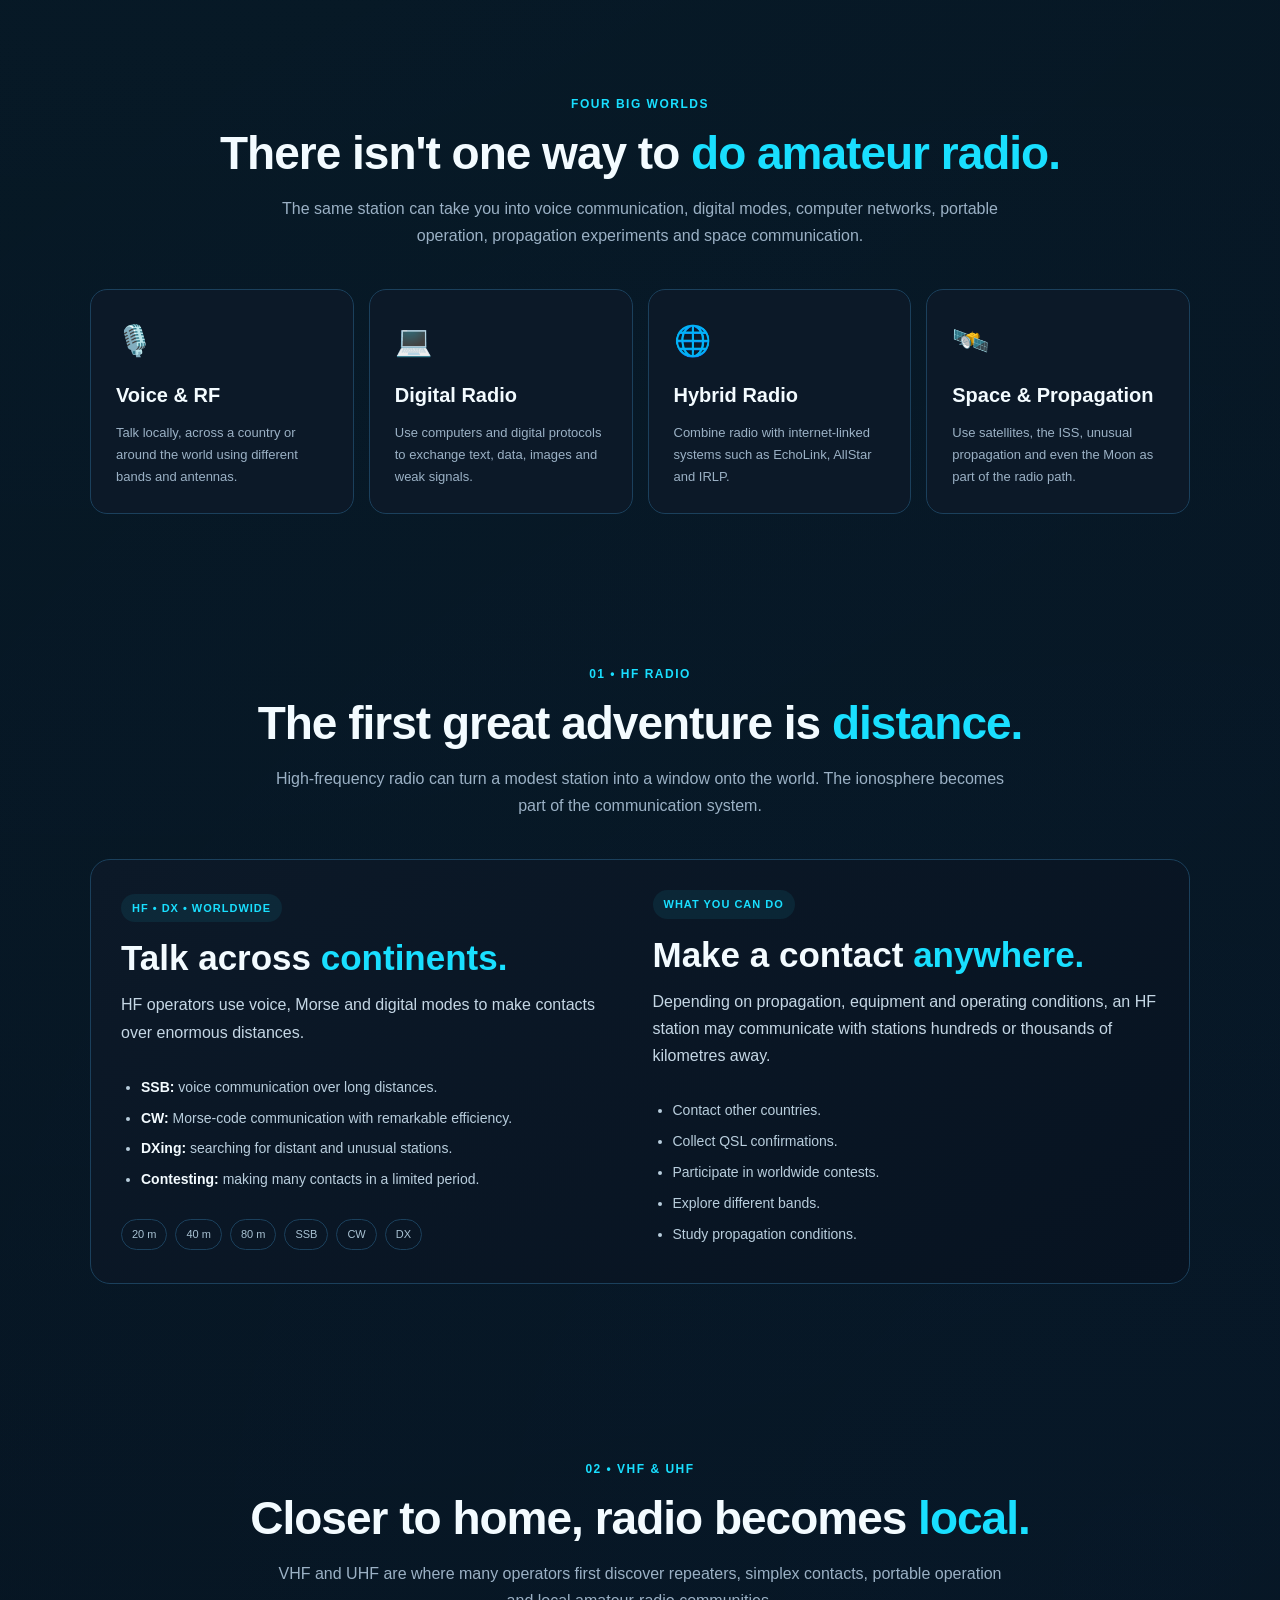
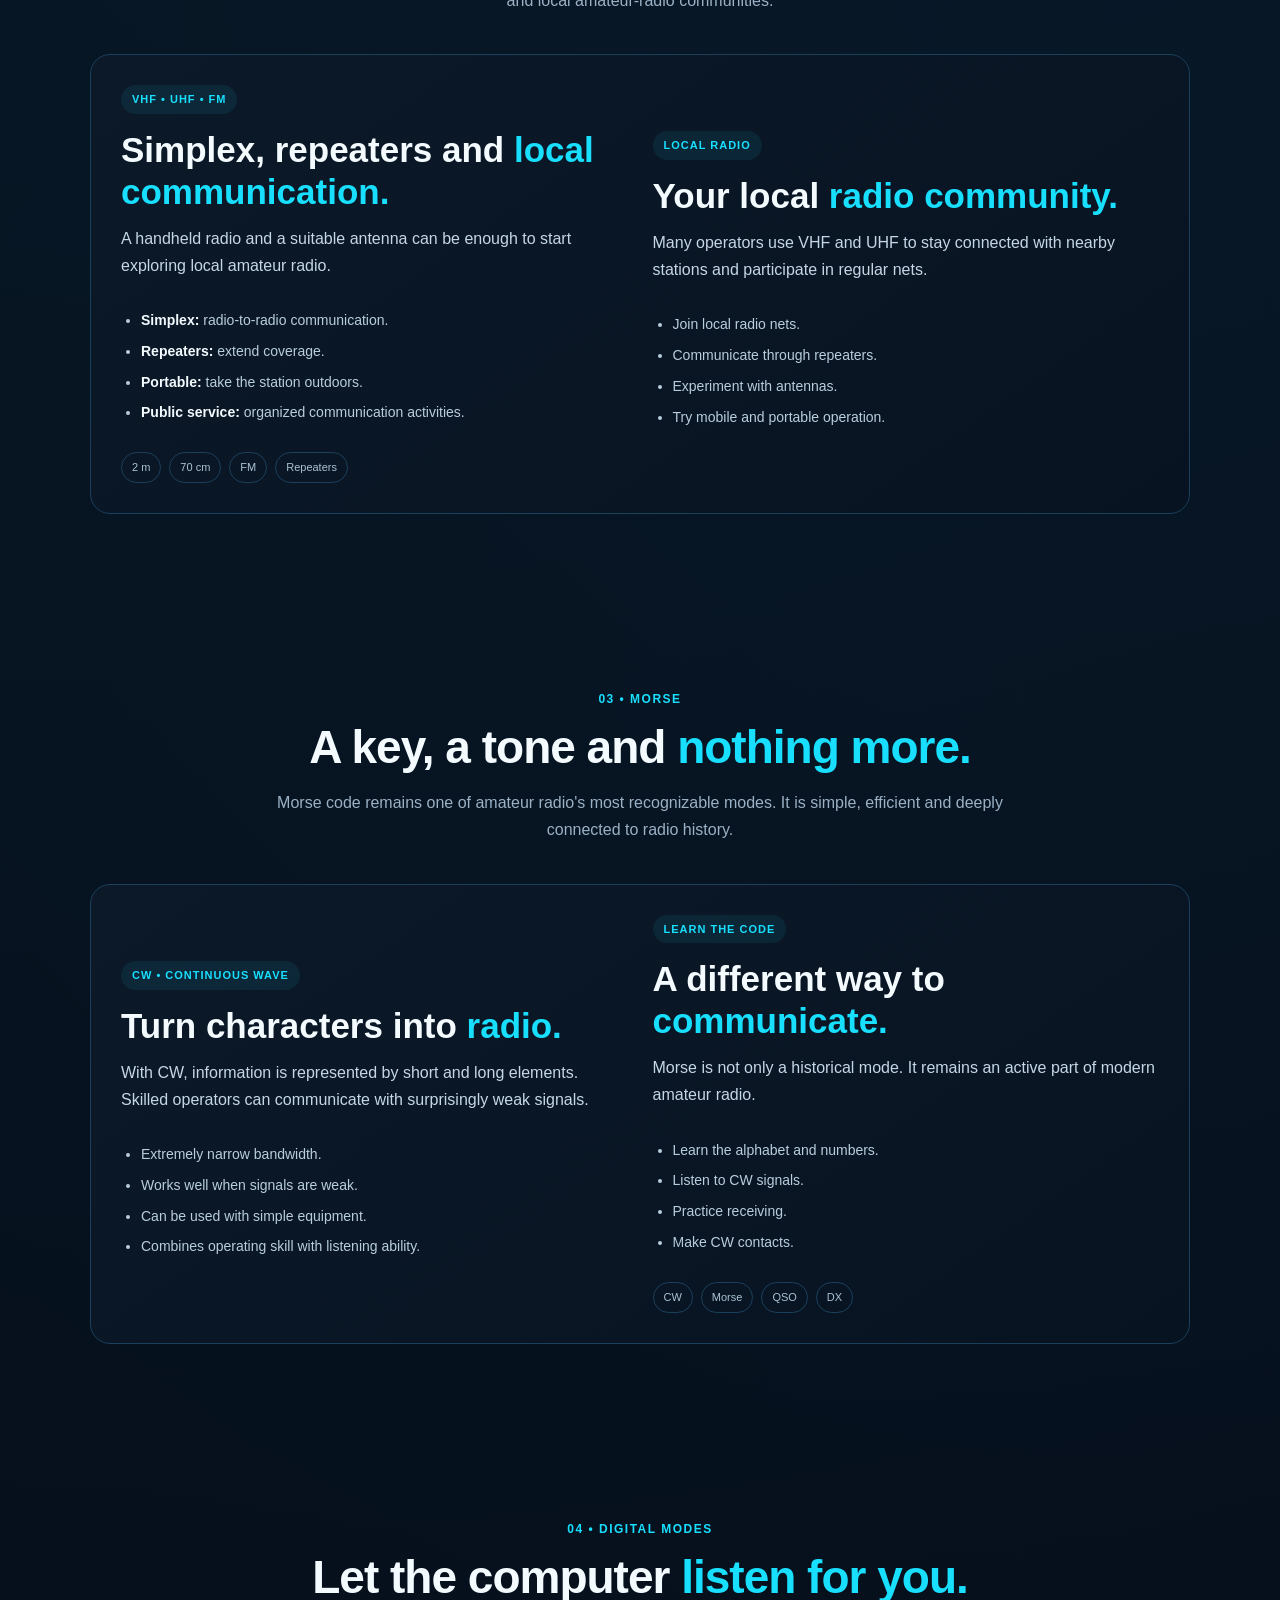
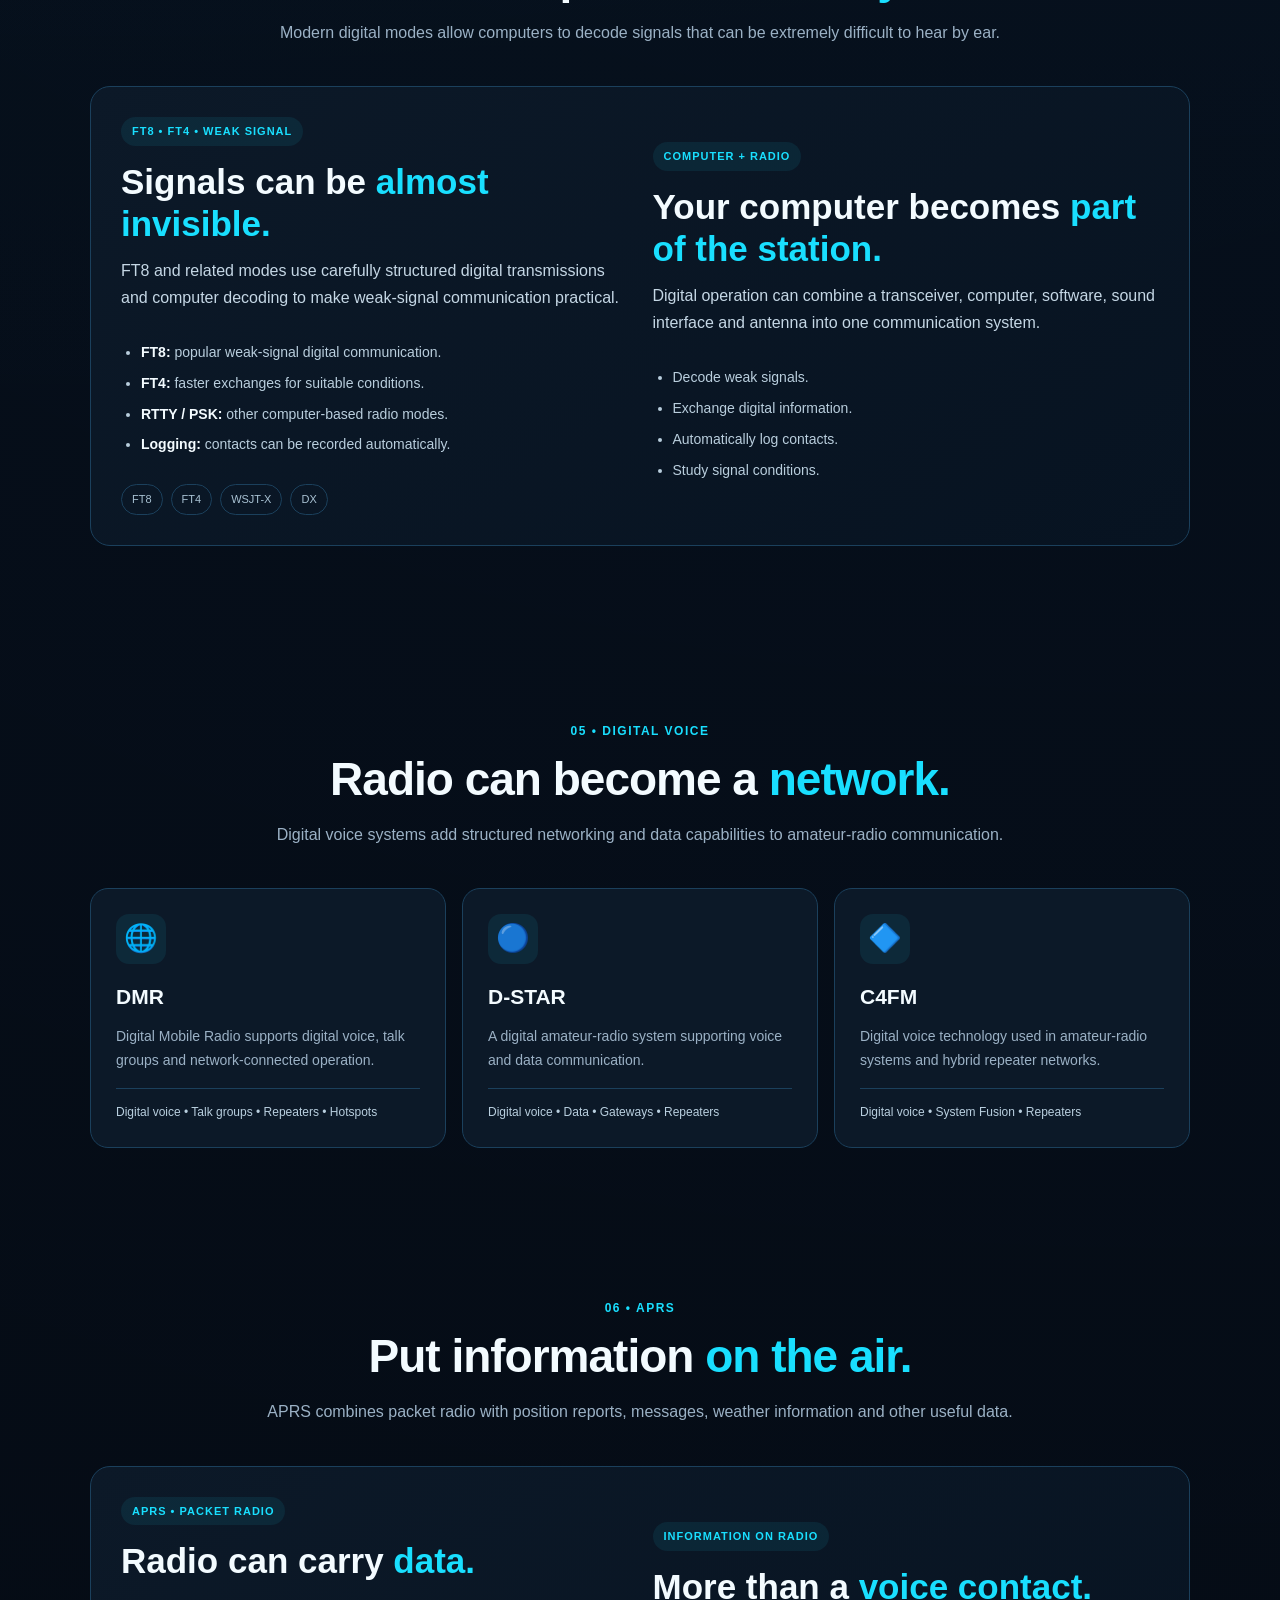
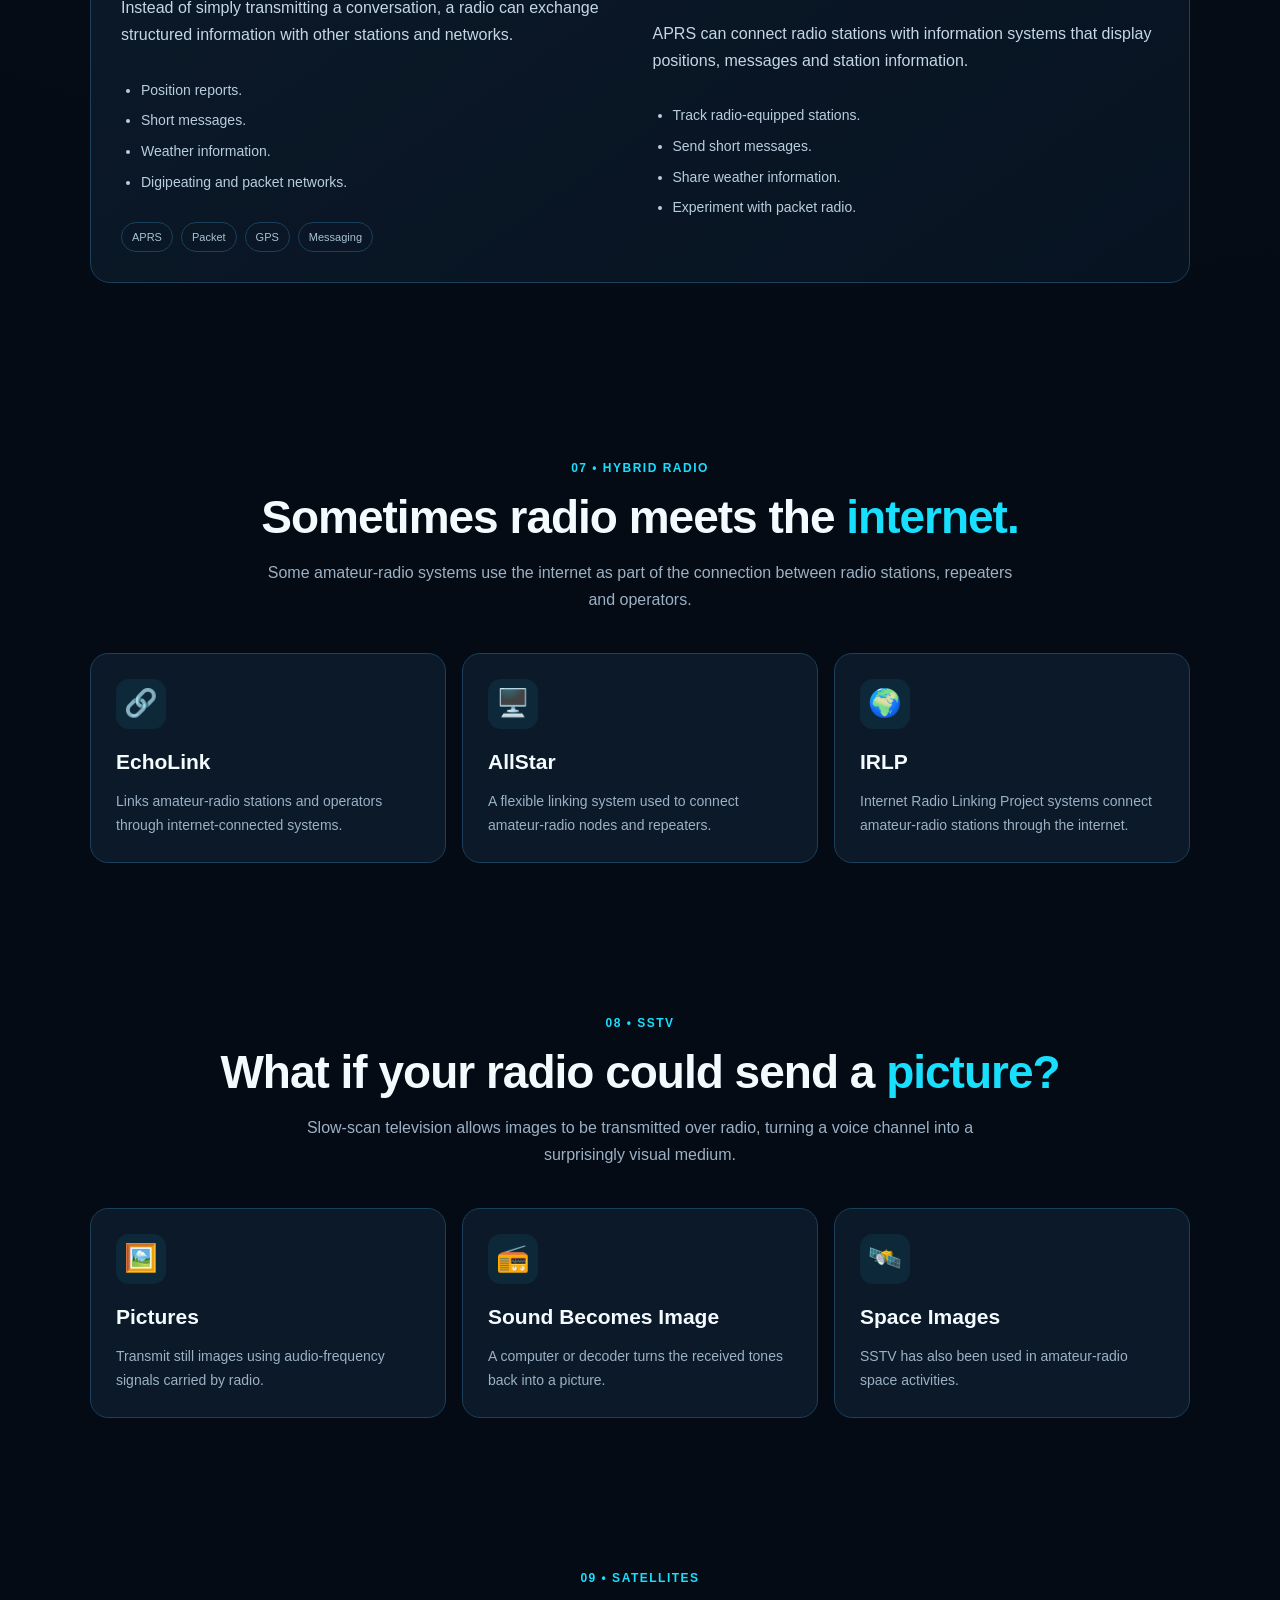
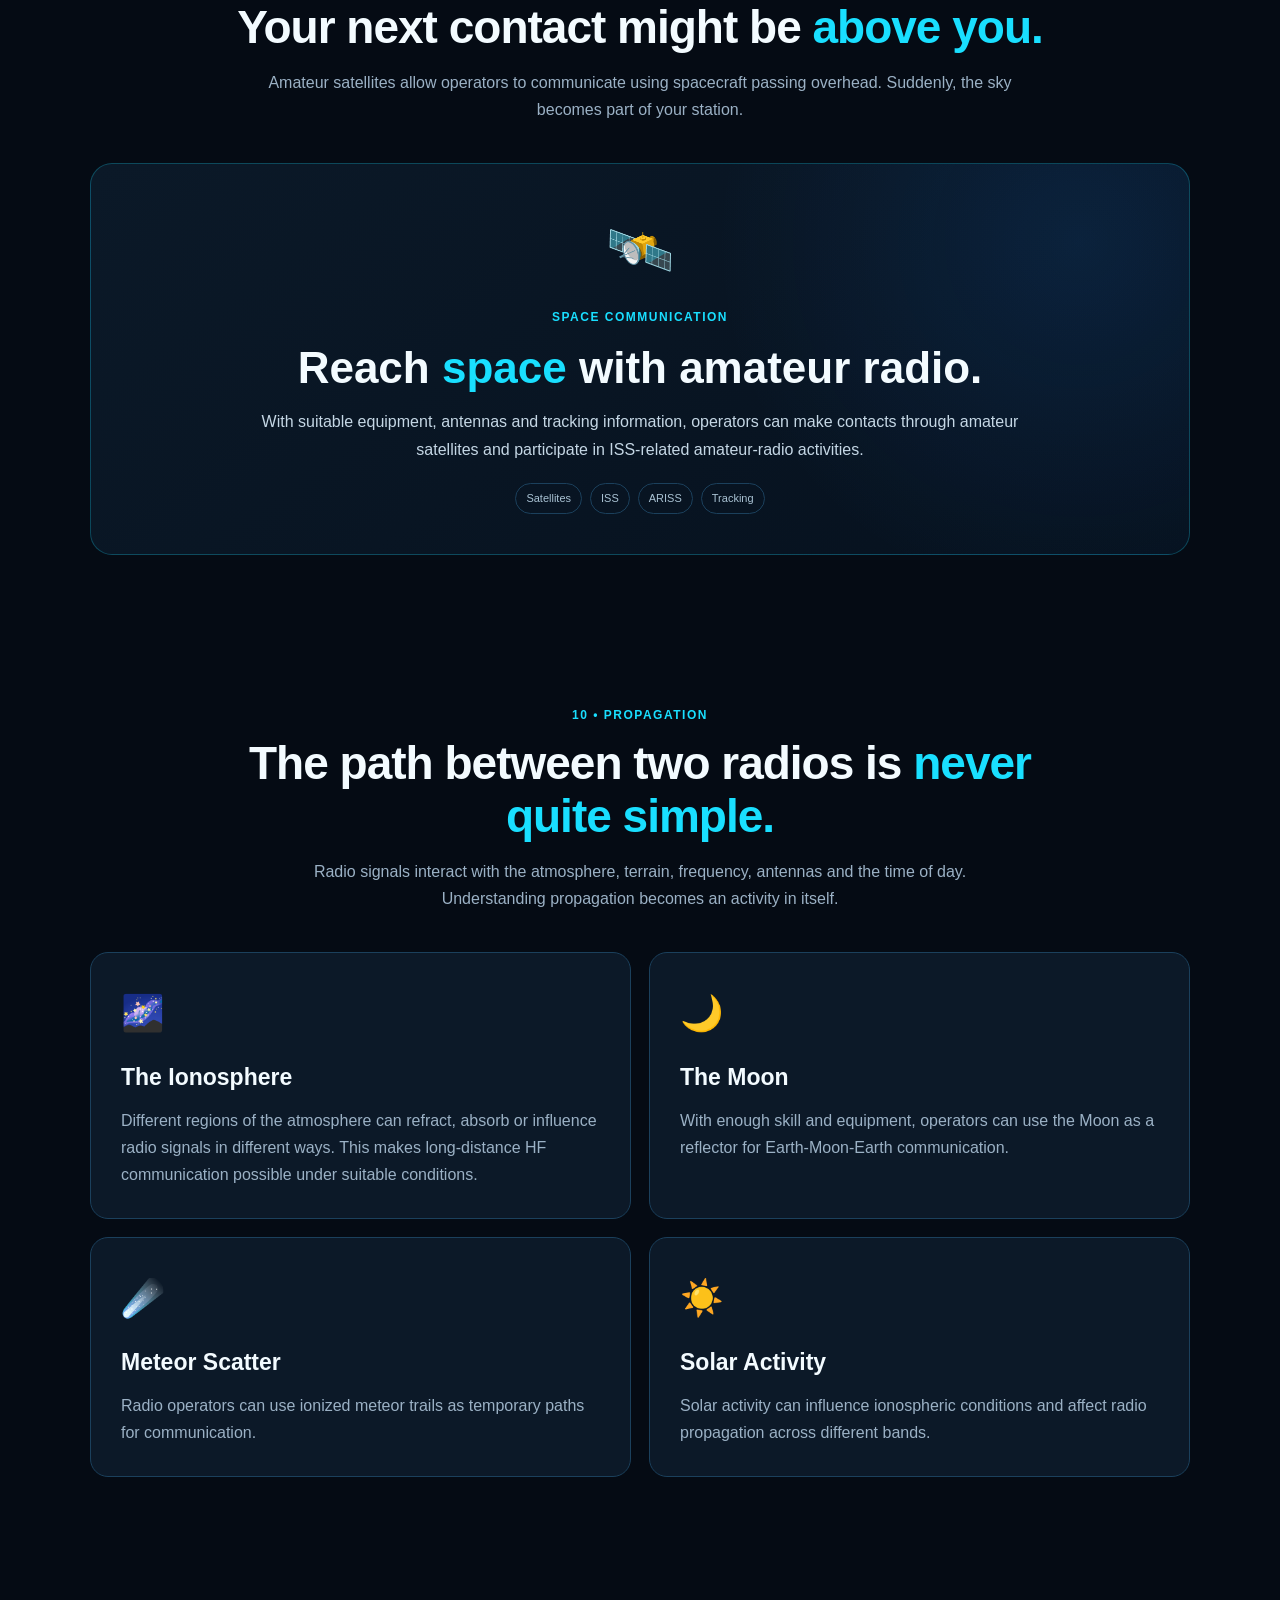
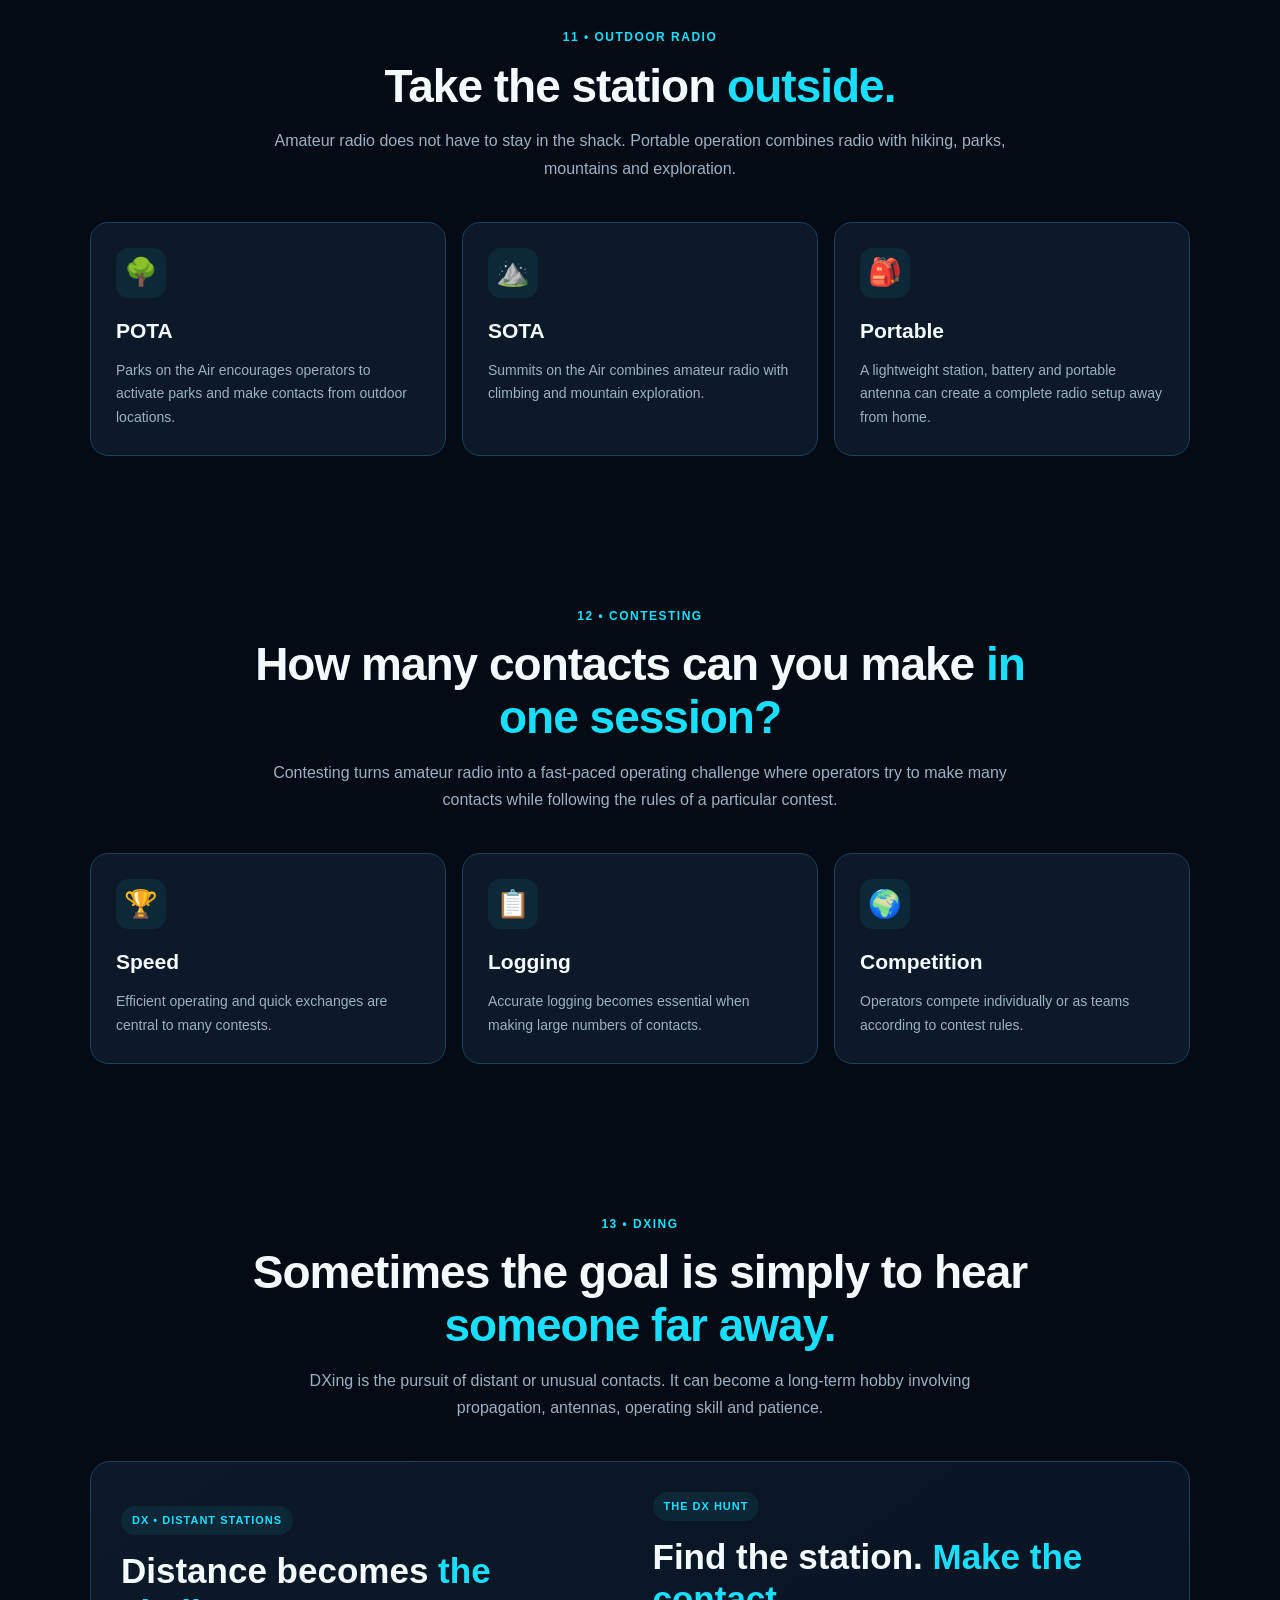
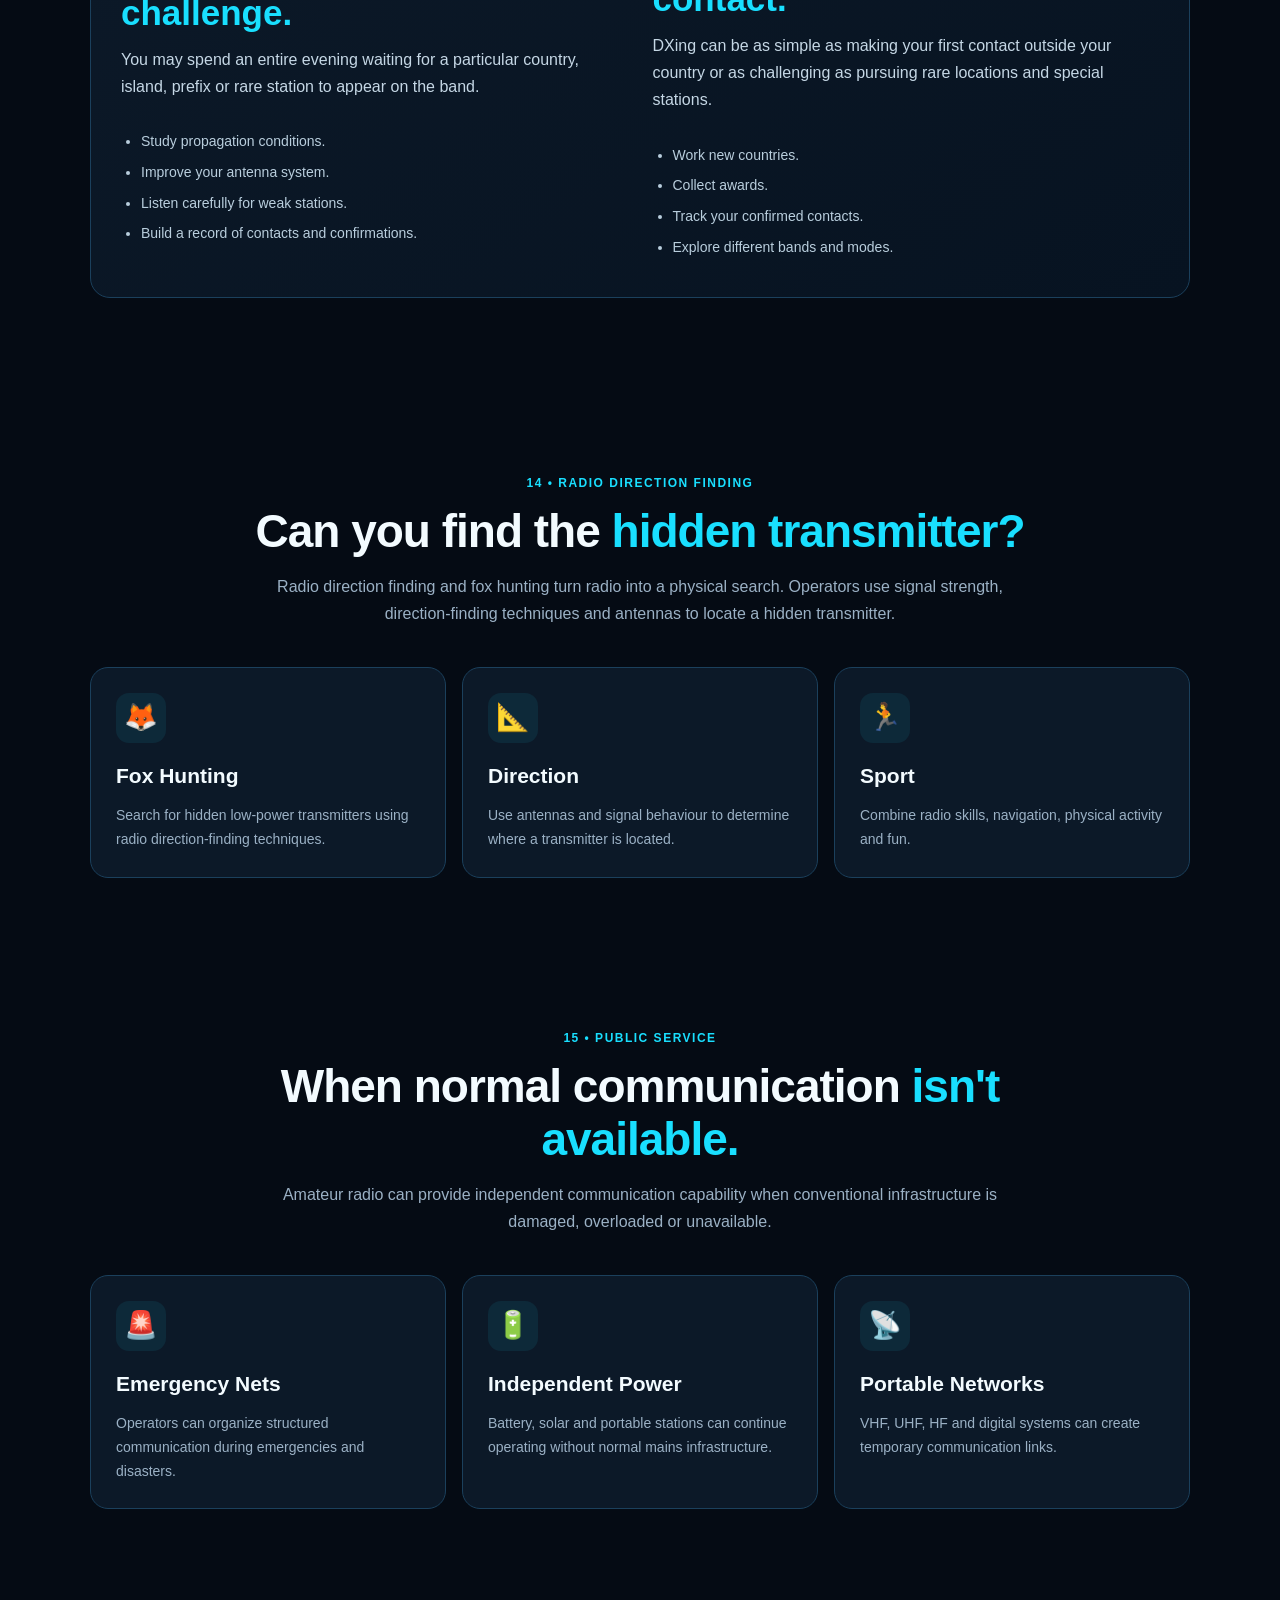
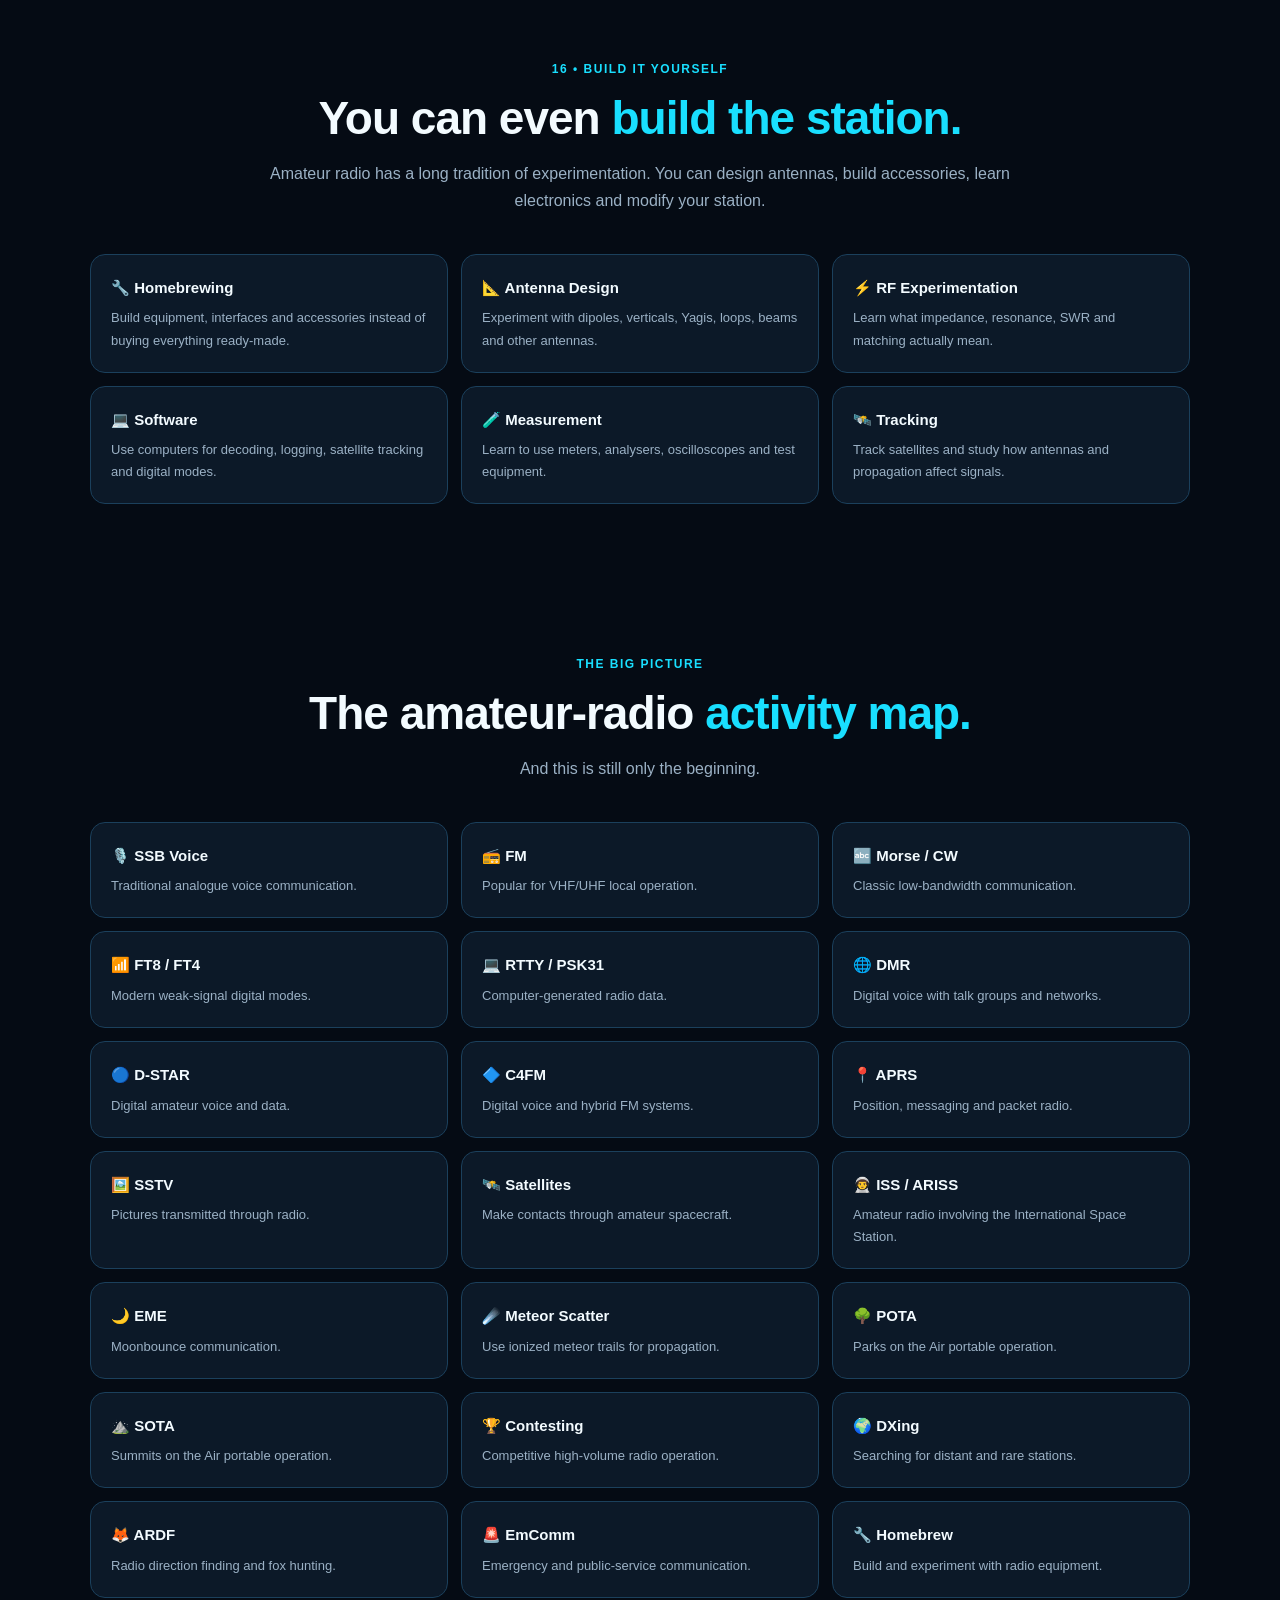
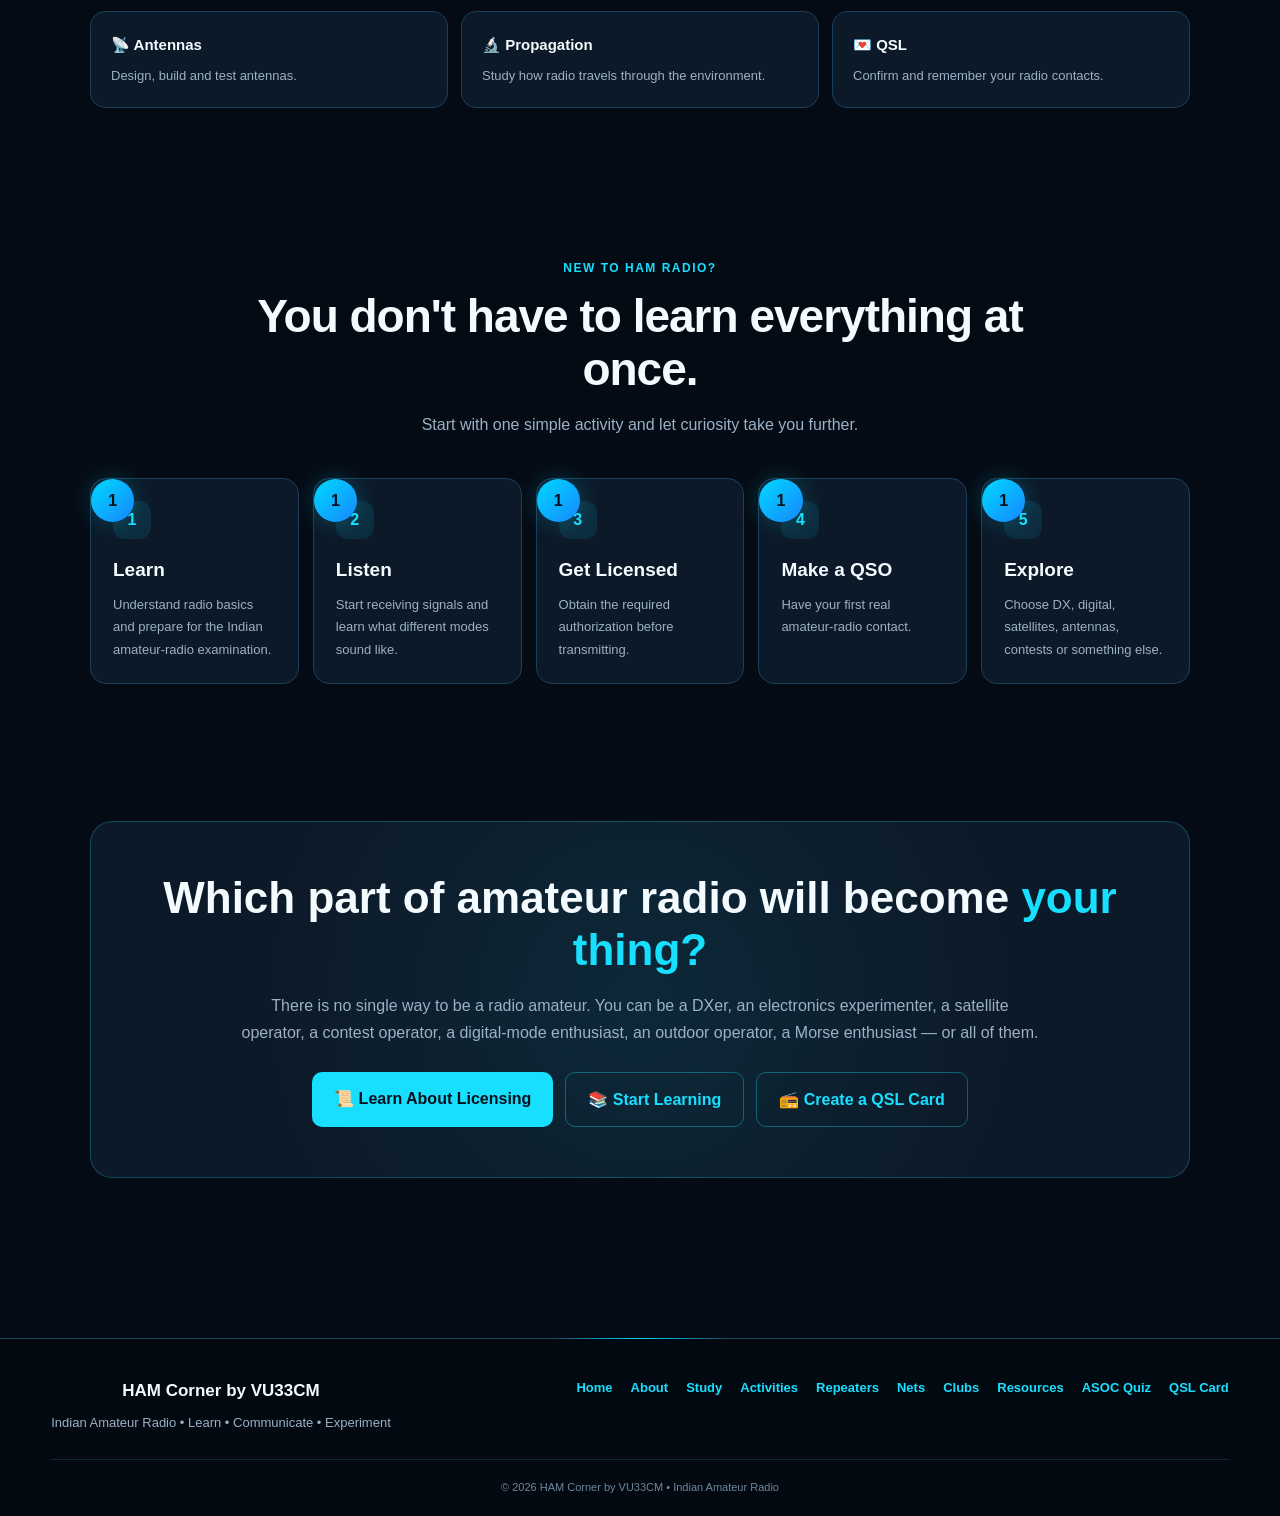
<file: activities.html>
<!DOCTYPE html>
<html lang="en">
<head>
<meta charset="UTF-8">
<meta name="viewport" content="width=device-width, initial-scale=1.0">

<title>Ham Radio Activities & Modes | HAM Corner by VU33CM</title>

<meta name="description" content="Explore amateur radio activities including HF, VHF, UHF, Morse, FT8, FT4, DMR, APRS, SSTV, satellites, ISS, DXing, contests, POTA, SOTA, emergency communication and experimentation.">

<link rel="stylesheet" href="css/style.css">

<style>
:root{
    --bg:#050b14;
    --bg2:#081525;
    --card:#0c1928;
    --card2:#102438;
    --cyan:#19dfff;
    --blue:#2388ff;
    --white:#f3fbff;
    --muted:#9bb1c5;
    --border:#1b405c;
    --green:#36e09b;
}

*{
    box-sizing:border-box;
}

html{
    scroll-behavior:smooth;
}

body{
    margin:0;
    background:
        radial-gradient(circle at 10% 5%,rgba(25,223,255,.06),transparent 30%),
        radial-gradient(circle at 90% 20%,rgba(35,136,255,.06),transparent 30%),
        var(--bg);
    color:var(--white);
    font-family:Arial,Helvetica,sans-serif;
    line-height:1.7;
}

.activities-page{
    width:100%;
    overflow:hidden;
}

/* HERO */

.activities-hero{
    padding:100px 20px 100px;
    text-align:center;
    position:relative;
    background:
        radial-gradient(circle at 50% 0%,rgba(25,223,255,.12),transparent 45%),
        linear-gradient(180deg,#071321,#050b14);
}

.activities-hero-inner{
    width:min(1000px,94%);
    margin:auto;
}

.activities-kicker{
    display:inline-block;
    padding:8px 16px;
    border:1px solid rgba(25,223,255,.3);
    border-radius:50px;
    background:rgba(25,223,255,.06);
    color:var(--cyan);
    font-size:12px;
    font-weight:800;
    letter-spacing:1.5px;
    text-transform:uppercase;
}

.activities-hero h1{
    margin:25px 0 20px;
    font-size:clamp(40px,6vw,72px);
    line-height:1.05;
    font-weight:900;
    letter-spacing:-2px;
}

.activities-hero h1 span{
    color:var(--cyan);
}

.activities-hero-lead{
    max-width:800px;
    margin:0 auto 20px;
    color:#d7e8f4;
    font-size:clamp(17px,2vw,21px);
}

.activities-hero-note{
    max-width:700px;
    margin:auto;
    color:var(--muted);
    font-size:15px;
}

/* DISCOVERY CARDS */

.discovery-bar{
    width:min(1100px,94%);
    margin:-35px auto 50px;
    position:relative;
    z-index:2;
    display:grid;
    grid-template-columns:repeat(4,1fr);
    gap:12px;
}

.discovery-item{
    padding:25px 18px;
    border:1px solid var(--border);
    border-radius:16px;
    background:var(--card);
    text-align:center;
    transition:transform .3s ease,border-color .3s ease;
}

.discovery-item:hover{
    transform:translateY(-5px);
    border-color:rgba(25,223,255,.4);
}

.discovery-icon{
    font-size:30px;
    margin-bottom:8px;
}

.discovery-item strong{
    display:block;
    font-size:15px;
}

.discovery-item span{
    display:block;
    margin-top:5px;
    color:var(--muted);
    font-size:12px;
}

/* GENERAL SECTIONS */

.activity-section{
    width:min(1100px,92%);
    margin:0 auto;
    padding:75px 0;
}

.activity-heading{
    max-width:850px;
    margin:0 auto 40px;
    text-align:center;
}

.activity-eyebrow{
    color:var(--cyan);
    font-size:12px;
    font-weight:900;
    letter-spacing:1.5px;
    text-transform:uppercase;
}

.activity-heading h2{
    margin:12px 0 15px;
    font-size:clamp(30px,4vw,46px);
    line-height:1.15;
    letter-spacing:-1px;
}

.activity-heading h2 span{
    color:var(--cyan);
}

.activity-heading p{
    color:var(--muted);
    margin:0 auto;
    max-width:750px;
    font-size:16px;
}

/* LICENSE */

.license-feature{
    display:grid;
    grid-template-columns:1.1fr .9fr;
    gap:20px;
}

.license-panel,
.license-visual{
    padding:35px;
    border:1px solid var(--border);
    border-radius:20px;
    background:var(--card);
}

.license-panel h3{
    font-size:29px;
    margin:0 0 15px;
}

.license-panel h3 span{
    color:var(--cyan);
}

.license-panel p{
    color:#c7d9e7;
}

.license-points{
    display:grid;
    gap:18px;
    margin-top:25px;
}

.license-point{
    display:flex;
    gap:14px;
    align-items:flex-start;
}

.license-point-icon{
    flex:0 0 38px;
    width:38px;
    height:38px;
    display:grid;
    place-items:center;
    background:rgba(25,223,255,.08);
    border-radius:12px;
}

.license-point strong{
    display:block;
}

.license-point span{
    color:var(--muted);
    font-size:13px;
}

.license-visual{
    display:flex;
    flex-direction:column;
    justify-content:center;
    align-items:center;
    text-align:center;
    background:
        radial-gradient(circle at center,rgba(25,223,255,.12),transparent 60%),
        var(--card);
}

.license-orbit{
    font-size:65px;
    margin-bottom:15px;
}

.license-visual h3{
    margin:0 0 8px;
    font-size:27px;
}

.license-visual p{
    color:var(--muted);
    margin:0;
}

/* CATEGORY CARDS */

.category-grid{
    display:grid;
    grid-template-columns:repeat(4,1fr);
    gap:15px;
}

.category-card{
    padding:25px;
    border:1px solid var(--border);
    border-radius:17px;
    background:var(--card);
    transition:transform .3s ease,border-color .3s ease;
}

.category-card:hover{
    transform:translateY(-5px);
    border-color:rgba(25,223,255,.4);
}

.category-icon{
    font-size:30px;
    margin-bottom:12px;
}

.category-card h3{
    margin:0 0 10px;
    font-size:20px;
}

.category-card p{
    margin:0;
    color:var(--muted);
    font-size:13px;
}

/* ACTIVITY CARDS */

.activity-card{
    display:grid;
    grid-template-columns:1fr 1fr;
    gap:25px;
    margin:25px 0;
    padding:30px;
    border:1px solid var(--border);
    border-radius:20px;
    background:linear-gradient(145deg,var(--card),#071321);
    transition:border-color .3s ease,transform .3s ease;
}

.activity-card:hover{
    border-color:rgba(25,223,255,.35);
}

.activity-card.reverse{
    grid-template-columns:1fr 1fr;
}

.activity-content{
    display:flex;
    flex-direction:column;
    justify-content:center;
}

.activity-number{
    display:inline-block;
    width:fit-content;
    padding:5px 11px;
    border-radius:50px;
    background:rgba(25,223,255,.08);
    color:var(--cyan);
    font-size:11px;
    font-weight:900;
    letter-spacing:1px;
}

.activity-content h3{
    margin:15px 0 12px;
    font-size:clamp(25px,3vw,35px);
    line-height:1.2;
}

.activity-content h3 span{
    color:var(--cyan);
}

.activity-content p{
    color:#c5d7e5;
    margin:0 0 15px;
}

.activity-content ul{
    margin:8px 0 0;
    padding-left:20px;
}

.activity-content li{
    margin:7px 0;
    color:#b9cedd;
    font-size:14px;
}

.activity-content li strong{
    color:var(--white);
}

.activity-tag-row{
    display:flex;
    flex-wrap:wrap;
    gap:8px;
    margin-top:20px;
}

.activity-tag{
    padding:5px 10px;
    border:1px solid var(--border);
    border-radius:50px;
    color:#a9c2d3;
    font-size:11px;
}

/* MODE CARDS */

.mode-grid{
    display:grid;
    grid-template-columns:repeat(3,1fr);
    gap:16px;
}

.mode-card{
    padding:25px;
    border:1px solid var(--border);
    border-radius:18px;
    background:var(--card);
    transition:transform .3s ease,border-color .3s ease;
}

.mode-card:hover{
    transform:translateY(-5px);
    border-color:rgba(25,223,255,.4);
}

.mode-icon{
    width:50px;
    height:50px;
    display:grid;
    place-items:center;
    border-radius:13px;
    background:rgba(25,223,255,.08);
    font-size:27px;
    margin-bottom:15px;
}

.mode-card h3{
    margin:0 0 10px;
    font-size:21px;
}

.mode-card p{
    margin:0;
    color:var(--muted);
    font-size:14px;
}

.mode-detail{
    margin-top:15px;
    padding-top:13px;
    border-top:1px solid var(--border);
    color:#b9cfdf;
    font-size:12px;
}

/* SPACE FEATURE */

.space-feature{
    padding:40px;
    border:1px solid rgba(25,223,255,.25);
    border-radius:22px;
    background:
        radial-gradient(circle at 90% 20%,rgba(35,136,255,.12),transparent 35%),
        linear-gradient(145deg,#0b1928,#06111e);
}

.space-feature-content{
    max-width:800px;
    margin:auto;
    text-align:center;
}

.space-feature-content h3{
    margin:15px 0;
    font-size:clamp(30px,4vw,44px);
    line-height:1.15;
}

.space-feature-content h3 span{
    color:var(--cyan);
}

.space-feature-content p{
    color:#c5d7e5;
    font-size:16px;
}

.space-icon{
    font-size:55px;
    margin-bottom:10px;
}

/* SCIENCE CARDS */

.science-grid{
    display:grid;
    grid-template-columns:repeat(2,1fr);
    gap:18px;
}

.science-card{
    padding:30px;
    border:1px solid var(--border);
    border-radius:18px;
    background:var(--card);
    transition:border-color .3s ease,transform .3s ease;
}

.science-card:hover{
    transform:translateY(-4px);
    border-color:rgba(25,223,255,.35);
}

.science-icon{
    font-size:35px;
    margin-bottom:15px;
}

.science-card h3{
    margin:0 0 10px;
    font-size:23px;
}

.science-card p{
    margin:0;
    color:var(--muted);
}

/* ACTIVITY MATRIX */

.matrix{
    display:grid;
    grid-template-columns:repeat(3,1fr);
    gap:13px;
}

.matrix-item{
    padding:20px;
    border:1px solid var(--border);
    border-radius:15px;
    background:var(--card);
    transition:transform .3s ease,border-color .3s ease;
}

.matrix-item:hover{
    transform:translateY(-4px);
    border-color:rgba(25,223,255,.4);
}

.matrix-item strong{
    display:block;
    color:var(--white);
    font-size:15px;
}

.matrix-item p{
    color:var(--muted);
    margin:7px 0 0;
    font-size:13px;
}

/* BEGINNER PATH */

.beginner-path{
    display:grid;
    grid-template-columns:repeat(5,1fr);
    gap:14px;
}

.step{
    padding:22px;
    border:1px solid var(--border);
    border-radius:16px;
    background:var(--card);
    transition:transform .3s ease,border-color .3s ease;
}

.step:hover{
    transform:translateY(-5px);
    border-color:rgba(25,223,255,.4);
}

.step-number{
    width:38px;
    height:38px;
    display:grid;
    place-items:center;
    margin-bottom:15px;
    border-radius:12px;
    background:rgba(25,223,255,.1);
    color:var(--cyan);
    font-weight:900;
}

.step h3{
    margin:0 0 8px;
    font-size:19px;
}

.step p{
    margin:0;
    color:var(--muted);
    font-size:13px;
}

/* FINAL CTA */

.activities-cta{
    width:min(1100px,92%);
    margin:30px auto 80px;
    padding:50px 35px;
    text-align:center;
    border:1px solid rgba(25,223,255,.25);
    border-radius:22px;
    background:
        radial-gradient(circle at center,rgba(25,223,255,.08),transparent 65%),
        var(--card);
}

.activities-cta h2{
    margin:0 0 15px;
    font-size:clamp(30px,4vw,44px);
    line-height:1.2;
}

.activities-cta h2 span{
    color:var(--cyan);
}

.activities-cta p{
    max-width:800px;
    margin:0 auto 25px;
    color:var(--muted);
}

.activities-buttons{
    display:flex;
    justify-content:center;
    flex-wrap:wrap;
    gap:12px;
}

.activities-button{
    display:inline-block;
    padding:13px 22px;
    border-radius:10px;
    background:var(--cyan);
    color:#06111e;
    text-decoration:none;
    font-weight:800;
    transition:transform .3s ease,background .3s ease;
}

.activities-button:hover{
    transform:translateY(-3px);
    background:#75efff;
}

.activities-button.secondary{
    background:transparent;
    color:var(--cyan);
    border:1px solid rgba(25,223,255,.35);
}

.activities-button.secondary:hover{
    background:rgba(25,223,255,.08);
}

/* SCROLL ANIMATION */

.scroll-reveal{
    opacity:0;
    transform:translateY(25px);
    transition:
        opacity .7s ease,
        transform .7s cubic-bezier(.16,1,.3,1);
}

.scroll-reveal.is-visible{
    opacity:1;
    transform:translateY(0);
}

.delay-1{
    transition-delay:.1s;
}

.delay-2{
    transition-delay:.2s;
}

/* SCROLL PROGRESS */

.hc-scroll-progress{
    position:fixed;
    top:0;
    left:0;
    width:100%;
    height:3px;
    z-index:99999;
    pointer-events:none;
}

.hc-scroll-progress-bar{
    width:0;
    height:100%;
    background:linear-gradient(90deg,var(--cyan),var(--blue));
    box-shadow:0 0 12px rgba(25,223,255,.4);
}

/* RESPONSIVE */

@media(max-width:900px){

    .discovery-bar{
        grid-template-columns:repeat(2,1fr);
    }

    .category-grid{
        grid-template-columns:repeat(2,1fr);
    }

    .license-feature{
        grid-template-columns:1fr;
    }

    .mode-grid{
        grid-template-columns:repeat(2,1fr);
    }

    .science-grid{
        grid-template-columns:1fr;
    }

    .matrix{
        grid-template-columns:repeat(2,1fr);
    }

    .beginner-path{
        grid-template-columns:repeat(3,1fr);
    }

}

@media(max-width:650px){

    .activities-hero{
        padding:75px 16px;
    }

    .discovery-bar{
        margin-bottom:30px;
    }

    .activity-section{
        padding:55px 0;
    }

    .category-grid,
    .mode-grid,
    .matrix,
    .beginner-path{
        grid-template-columns:1fr;
    }

    .activity-card,
    .activity-card.reverse{
        grid-template-columns:1fr;
        padding:23px;
    }

    .license-panel,
    .license-visual{
        padding:25px;
    }

    .space-feature{
        padding:25px;
    }

    .activities-cta{
        padding:35px 22px;
    }

}

/* ACCESSIBILITY */

@media(prefers-reduced-motion:reduce){

    html{
        scroll-behavior:auto;
    }

    *,
    *::before,
    *::after{
        animation-duration:.01ms!important;
        animation-iteration-count:1!important;
        transition-duration:.01ms!important;
    }

    .scroll-reveal{
        opacity:1!important;
        transform:none!important;
    }

}
</style>
</head>

<body>

<main class="activities-page">

<!-- HERO -->

<section class="activities-hero">

    <div class="activities-hero-inner">

        <div class="activities-kicker">
            📡 THE WORLD OF AMATEUR RADIO
        </div>

        <h1>
            Amateur Radio is
            <span>far more than talking.</span>
        </h1>

        <p class="activities-hero-lead">
            A radio can become a laboratory, a gateway to the world,
            a connection to space, an emergency lifeline, or simply
            a reason to experiment.
        </p>

        <p class="activities-hero-note">
            Explore the many things radio amateurs actually do —
            from local FM contacts to satellites, digital signals,
            moonbounce and communication across continents.
        </p>

    </div>

</section>


<!-- DISCOVERY BAR -->

<div class="discovery-bar">

    <div class="discovery-item">
        <div class="discovery-icon">🌍</div>
        <strong>Talk Around the World</strong>
        <span>HF • DX • Voice • Morse</span>
    </div>

    <div class="discovery-item">
        <div class="discovery-icon">💻</div>
        <strong>Experiment With Digital</strong>
        <span>FT8 • APRS • DMR • SSTV</span>
    </div>

    <div class="discovery-item">
        <div class="discovery-icon">🛰️</div>
        <strong>Reach Into Space</strong>
        <span>Satellites • ISS • ARISS</span>
    </div>

    <div class="discovery-item">
        <div class="discovery-icon">🌙</div>
        <strong>Use the Moon</strong>
        <span>EME • Weak Signals</span>
    </div>

</div>


<!-- LICENSING -->

<section class="activity-section">

    <div class="activity-heading">

        <div class="activity-eyebrow">
            FIRST, THE GATEWAY
        </div>

        <h2>
            Amateur radio begins with
            <span>a licence.</span>
        </h2>

        <p>
            Before transmitting, an operator needs the appropriate
            authorization. That licence opens a surprisingly large
            world of communication, experimentation and learning.
        </p>

    </div>

    <div class="license-feature">

        <div class="license-panel">

            <h3>
                The licence is your
                <span>gateway.</span>
            </h3>

            <p>
                Once licensed, the radio spectrum becomes a place
                to explore responsibly. You can communicate,
                experiment with equipment, learn about propagation
                and participate in amateur-radio activities.
            </p>

            <div class="license-points">

                <div class="license-point">
                    <div class="license-point-icon">📜</div>

                    <div>
                        <strong>Learn the fundamentals</strong>
                        <span>
                            Radio theory, operating practice
                            and regulations.
                        </span>
                    </div>
                </div>

                <div class="license-point">
                    <div class="license-point-icon">📻</div>

                    <div>
                        <strong>Operate on amateur bands</strong>
                        <span>
                            Use the frequencies and modes
                            permitted by your authorization.
                        </span>
                    </div>
                </div>

                <div class="license-point">
                    <div class="license-point-icon">🌐</div>

                    <div>
                        <strong>Join the community</strong>
                        <span>
                            Make contacts, join nets, clubs,
                            contests and special events.
                        </span>
                    </div>
                </div>

            </div>

        </div>

        <div class="license-visual">

            <div class="license-orbit">📡</div>

            <h3>One licence.</h3>

            <p>
                A lifetime of things to discover.
            </p>

        </div>

    </div>

</section>


<!-- FOUR WORLDS -->

<section class="activity-section">

    <div class="activity-heading">

        <div class="activity-eyebrow">
            FOUR BIG WORLDS
        </div>

        <h2>
            There isn't one way to
            <span>do amateur radio.</span>
        </h2>

        <p>
            The same station can take you into voice communication,
            digital modes, computer networks, portable operation,
            propagation experiments and space communication.
        </p>

    </div>

    <div class="category-grid">

        <div class="category-card">
            <div class="category-icon">🎙️</div>
            <h3>Voice & RF</h3>
            <p>
                Talk locally, across a country or around the world
                using different bands and antennas.
            </p>
        </div>

        <div class="category-card">
            <div class="category-icon">💻</div>
            <h3>Digital Radio</h3>
            <p>
                Use computers and digital protocols to exchange
                text, data, images and weak signals.
            </p>
        </div>

        <div class="category-card">
            <div class="category-icon">🌐</div>
            <h3>Hybrid Radio</h3>
            <p>
                Combine radio with internet-linked systems such as
                EchoLink, AllStar and IRLP.
            </p>
        </div>

        <div class="category-card">
            <div class="category-icon">🛰️</div>
            <h3>Space & Propagation</h3>
            <p>
                Use satellites, the ISS, unusual propagation and
                even the Moon as part of the radio path.
            </p>
        </div>

    </div>

</section>


<!-- HF -->

<section class="activity-section">

    <div class="activity-heading">

        <div class="activity-eyebrow">
            01 • HF RADIO
        </div>

        <h2>
            The first great adventure is
            <span>distance.</span>
        </h2>

        <p>
            High-frequency radio can turn a modest station into
            a window onto the world. The ionosphere becomes part
            of the communication system.
        </p>

    </div>

    <div class="activity-card">

        <div class="activity-content">

            <div class="activity-number">
                HF • DX • WORLDWIDE
            </div>

            <h3>
                Talk across
                <span>continents.</span>
            </h3>

            <p>
                HF operators use voice, Morse and digital modes
                to make contacts over enormous distances.
            </p>

            <ul>
                <li>
                    <strong>SSB:</strong>
                    voice communication over long distances.
                </li>

                <li>
                    <strong>CW:</strong>
                    Morse-code communication with remarkable efficiency.
                </li>

                <li>
                    <strong>DXing:</strong>
                    searching for distant and unusual stations.
                </li>

                <li>
                    <strong>Contesting:</strong>
                    making many contacts in a limited period.
                </li>
            </ul>

            <div class="activity-tag-row">
                <span class="activity-tag">20 m</span>
                <span class="activity-tag">40 m</span>
                <span class="activity-tag">80 m</span>
                <span class="activity-tag">SSB</span>
                <span class="activity-tag">CW</span>
                <span class="activity-tag">DX</span>
            </div>

        </div>

        <div class="activity-content">

            <div class="activity-number">
                WHAT YOU CAN DO
            </div>

            <h3>
                Make a contact
                <span>anywhere.</span>
            </h3>

            <p>
                Depending on propagation, equipment and operating
                conditions, an HF station may communicate with
                stations hundreds or thousands of kilometres away.
            </p>

            <ul>
                <li>Contact other countries.</li>
                <li>Collect QSL confirmations.</li>
                <li>Participate in worldwide contests.</li>
                <li>Explore different bands.</li>
                <li>Study propagation conditions.</li>
            </ul>

        </div>

    </div>

</section>


<!-- VHF UHF -->

<section class="activity-section">

    <div class="activity-heading">

        <div class="activity-eyebrow">
            02 • VHF & UHF
        </div>

        <h2>
            Closer to home, radio becomes
            <span>local.</span>
        </h2>

        <p>
            VHF and UHF are where many operators first discover
            repeaters, simplex contacts, portable operation and
            local amateur-radio communities.
        </p>

    </div>

    <div class="activity-card">

        <div class="activity-content">

            <div class="activity-number">
                VHF • UHF • FM
            </div>

            <h3>
                Simplex, repeaters and
                <span>local communication.</span>
            </h3>

            <p>
                A handheld radio and a suitable antenna can be
                enough to start exploring local amateur radio.
            </p>

            <ul>
                <li><strong>Simplex:</strong> radio-to-radio communication.</li>
                <li><strong>Repeaters:</strong> extend coverage.</li>
                <li><strong>Portable:</strong> take the station outdoors.</li>
                <li><strong>Public service:</strong> organized communication activities.</li>
            </ul>

            <div class="activity-tag-row">
                <span class="activity-tag">2 m</span>
                <span class="activity-tag">70 cm</span>
                <span class="activity-tag">FM</span>
                <span class="activity-tag">Repeaters</span>
            </div>

        </div>

        <div class="activity-content">

            <div class="activity-number">
                LOCAL RADIO
            </div>

            <h3>
                Your local
                <span>radio community.</span>
            </h3>

            <p>
                Many operators use VHF and UHF to stay connected
                with nearby stations and participate in regular nets.
            </p>

            <ul>
                <li>Join local radio nets.</li>
                <li>Communicate through repeaters.</li>
                <li>Experiment with antennas.</li>
                <li>Try mobile and portable operation.</li>
            </ul>

        </div>

    </div>

</section>


<!-- MORSE -->

<section class="activity-section">

    <div class="activity-heading">

        <div class="activity-eyebrow">
            03 • MORSE
        </div>

        <h2>
            A key, a tone and
            <span>nothing more.</span>
        </h2>

        <p>
            Morse code remains one of amateur radio's most
            recognizable modes. It is simple, efficient and
            deeply connected to radio history.
        </p>

    </div>

    <div class="activity-card">

        <div class="activity-content">

            <div class="activity-number">
                CW • CONTINUOUS WAVE
            </div>

            <h3>
                Turn characters into
                <span>radio.</span>
            </h3>

            <p>
                With CW, information is represented by short and
                long elements. Skilled operators can communicate
                with surprisingly weak signals.
            </p>

            <ul>
                <li>Extremely narrow bandwidth.</li>
                <li>Works well when signals are weak.</li>
                <li>Can be used with simple equipment.</li>
                <li>Combines operating skill with listening ability.</li>
            </ul>

        </div>

        <div class="activity-content">

            <div class="activity-number">
                LEARN THE CODE
            </div>

            <h3>
                A different way to
                <span>communicate.</span>
            </h3>

            <p>
                Morse is not only a historical mode. It remains
                an active part of modern amateur radio.
            </p>

            <ul>
                <li>Learn the alphabet and numbers.</li>
                <li>Listen to CW signals.</li>
                <li>Practice receiving.</li>
                <li>Make CW contacts.</li>
            </ul>

            <div class="activity-tag-row">
                <span class="activity-tag">CW</span>
                <span class="activity-tag">Morse</span>
                <span class="activity-tag">QSO</span>
                <span class="activity-tag">DX</span>
            </div>

        </div>

    </div>

</section>


<!-- DIGITAL -->

<section class="activity-section">

    <div class="activity-heading">

        <div class="activity-eyebrow">
            04 • DIGITAL MODES
        </div>

        <h2>
            Let the computer
            <span>listen for you.</span>
        </h2>

        <p>
            Modern digital modes allow computers to decode signals
            that can be extremely difficult to hear by ear.
        </p>

    </div>

    <div class="activity-card">

        <div class="activity-content">

            <div class="activity-number">
                FT8 • FT4 • WEAK SIGNAL
            </div>

            <h3>
                Signals can be
                <span>almost invisible.</span>
            </h3>

            <p>
                FT8 and related modes use carefully structured
                digital transmissions and computer decoding to
                make weak-signal communication practical.
            </p>

            <ul>
                <li><strong>FT8:</strong> popular weak-signal digital communication.</li>
                <li><strong>FT4:</strong> faster exchanges for suitable conditions.</li>
                <li><strong>RTTY / PSK:</strong> other computer-based radio modes.</li>
                <li><strong>Logging:</strong> contacts can be recorded automatically.</li>
            </ul>

            <div class="activity-tag-row">
                <span class="activity-tag">FT8</span>
                <span class="activity-tag">FT4</span>
                <span class="activity-tag">WSJT-X</span>
                <span class="activity-tag">DX</span>
            </div>

        </div>

        <div class="activity-content">

            <div class="activity-number">
                COMPUTER + RADIO
            </div>

            <h3>
                Your computer becomes
                <span>part of the station.</span>
            </h3>

            <p>
                Digital operation can combine a transceiver,
                computer, software, sound interface and antenna
                into one communication system.
            </p>

            <ul>
                <li>Decode weak signals.</li>
                <li>Exchange digital information.</li>
                <li>Automatically log contacts.</li>
                <li>Study signal conditions.</li>
            </ul>

        </div>

    </div>

</section>


<!-- DIGITAL VOICE -->

<section class="activity-section">

    <div class="activity-heading">

        <div class="activity-eyebrow">
            05 • DIGITAL VOICE
        </div>

        <h2>
            Radio can become a
            <span>network.</span>
        </h2>

        <p>
            Digital voice systems add structured networking
            and data capabilities to amateur-radio communication.
        </p>

    </div>

    <div class="mode-grid">

        <div class="mode-card">
            <div class="mode-icon">🌐</div>
            <h3>DMR</h3>
            <p>
                Digital Mobile Radio supports digital voice,
                talk groups and network-connected operation.
            </p>
            <div class="mode-detail">
                Digital voice • Talk groups • Repeaters • Hotspots
            </div>
        </div>

        <div class="mode-card">
            <div class="mode-icon">🔵</div>
            <h3>D-STAR</h3>
            <p>
                A digital amateur-radio system supporting
                voice and data communication.
            </p>
            <div class="mode-detail">
                Digital voice • Data • Gateways • Repeaters
            </div>
        </div>

        <div class="mode-card">
            <div class="mode-icon">🔷</div>
            <h3>C4FM</h3>
            <p>
                Digital voice technology used in amateur-radio
                systems and hybrid repeater networks.
            </p>
            <div class="mode-detail">
                Digital voice • System Fusion • Repeaters
            </div>
        </div>

    </div>

</section>


<!-- APRS -->

<section class="activity-section">

    <div class="activity-heading">

        <div class="activity-eyebrow">
            06 • APRS
        </div>

        <h2>
            Put information
            <span>on the air.</span>
        </h2>

        <p>
            APRS combines packet radio with position reports,
            messages, weather information and other useful data.
        </p>

    </div>

    <div class="activity-card">

        <div class="activity-content">

            <div class="activity-number">
                APRS • PACKET RADIO
            </div>

            <h3>
                Radio can carry
                <span>data.</span>
            </h3>

            <p>
                Instead of simply transmitting a conversation,
                a radio can exchange structured information with
                other stations and networks.
            </p>

            <ul>
                <li>Position reports.</li>
                <li>Short messages.</li>
                <li>Weather information.</li>
                <li>Digipeating and packet networks.</li>
            </ul>

            <div class="activity-tag-row">
                <span class="activity-tag">APRS</span>
                <span class="activity-tag">Packet</span>
                <span class="activity-tag">GPS</span>
                <span class="activity-tag">Messaging</span>
            </div>

        </div>

        <div class="activity-content">

            <div class="activity-number">
                INFORMATION ON RADIO
            </div>

            <h3>
                More than a
                <span>voice contact.</span>
            </h3>

            <p>
                APRS can connect radio stations with information
                systems that display positions, messages and
                station information.
            </p>

            <ul>
                <li>Track radio-equipped stations.</li>
                <li>Send short messages.</li>
                <li>Share weather information.</li>
                <li>Experiment with packet radio.</li>
            </ul>

        </div>

    </div>

</section>


<!-- HYBRID RADIO -->

<section class="activity-section">

    <div class="activity-heading">

        <div class="activity-eyebrow">
            07 • HYBRID RADIO
        </div>

        <h2>
            Sometimes radio meets the
            <span>internet.</span>
        </h2>

        <p>
            Some amateur-radio systems use the internet as part
            of the connection between radio stations, repeaters
            and operators.
        </p>

    </div>

    <div class="mode-grid">

        <div class="mode-card">
            <div class="mode-icon">🔗</div>
            <h3>EchoLink</h3>
            <p>
                Links amateur-radio stations and operators
                through internet-connected systems.
            </p>
        </div>

        <div class="mode-card">
            <div class="mode-icon">🖥️</div>
            <h3>AllStar</h3>
            <p>
                A flexible linking system used to connect
                amateur-radio nodes and repeaters.
            </p>
        </div>

        <div class="mode-card">
            <div class="mode-icon">🌍</div>
            <h3>IRLP</h3>
            <p>
                Internet Radio Linking Project systems connect
                amateur-radio stations through the internet.
            </p>
        </div>

    </div>

</section>


<!-- SSTV -->

<section class="activity-section">

    <div class="activity-heading">

        <div class="activity-eyebrow">
            08 • SSTV
        </div>

        <h2>
            What if your radio could send a
            <span>picture?</span>
        </h2>

        <p>
            Slow-scan television allows images to be transmitted
            over radio, turning a voice channel into a surprisingly
            visual medium.
        </p>

    </div>

    <div class="mode-grid">

        <div class="mode-card">
            <div class="mode-icon">🖼️</div>
            <h3>Pictures</h3>
            <p>
                Transmit still images using audio-frequency
                signals carried by radio.
            </p>
        </div>

        <div class="mode-card">
            <div class="mode-icon">📻</div>
            <h3>Sound Becomes Image</h3>
            <p>
                A computer or decoder turns the received
                tones back into a picture.
            </p>
        </div>

        <div class="mode-card">
            <div class="mode-icon">🛰️</div>
            <h3>Space Images</h3>
            <p>
                SSTV has also been used in amateur-radio
                space activities.
            </p>
        </div>

    </div>

</section>


<!-- SATELLITES -->

<section class="activity-section">

    <div class="activity-heading">

        <div class="activity-eyebrow">
            09 • SATELLITES
        </div>

        <h2>
            Your next contact might be
            <span>above you.</span>
        </h2>

        <p>
            Amateur satellites allow operators to communicate
            using spacecraft passing overhead. Suddenly,
            the sky becomes part of your station.
        </p>

    </div>

    <div class="space-feature">

        <div class="space-feature-content">

            <div class="space-icon">🛰️</div>

            <div class="activity-eyebrow">
                SPACE COMMUNICATION
            </div>

            <h3>
                Reach <span>space</span>
                with amateur radio.
            </h3>

            <p>
                With suitable equipment, antennas and tracking
                information, operators can make contacts through
                amateur satellites and participate in ISS-related
                amateur-radio activities.
            </p>

            <div class="activity-tag-row" style="justify-content:center;">
                <span class="activity-tag">Satellites</span>
                <span class="activity-tag">ISS</span>
                <span class="activity-tag">ARISS</span>
                <span class="activity-tag">Tracking</span>
            </div>

        </div>

    </div>

</section>


<!-- PROPAGATION -->

<section class="activity-section">

    <div class="activity-heading">

        <div class="activity-eyebrow">
            10 • PROPAGATION
        </div>

        <h2>
            The path between two radios is
            <span>never quite simple.</span>
        </h2>

        <p>
            Radio signals interact with the atmosphere, terrain,
            frequency, antennas and the time of day.
            Understanding propagation becomes an activity
            in itself.
        </p>

    </div>

    <div class="science-grid">

        <div class="science-card">

            <div class="science-icon">🌌</div>

            <h3>The Ionosphere</h3>

            <p>
                Different regions of the atmosphere can refract,
                absorb or influence radio signals in different ways.
                This makes long-distance HF communication possible
                under suitable conditions.
            </p>

        </div>

        <div class="science-card">

            <div class="science-icon">🌙</div>

            <h3>The Moon</h3>

            <p>
                With enough skill and equipment, operators can use
                the Moon as a reflector for Earth-Moon-Earth
                communication.
            </p>

        </div>

        <div class="science-card">

            <div class="science-icon">☄️</div>

            <h3>Meteor Scatter</h3>

            <p>
                Radio operators can use ionized meteor trails
                as temporary paths for communication.
            </p>

        </div>

        <div class="science-card">

            <div class="science-icon">☀️</div>

            <h3>Solar Activity</h3>

            <p>
                Solar activity can influence ionospheric conditions
                and affect radio propagation across different bands.
            </p>

        </div>

    </div>

</section>


<!-- OUTDOOR -->

<section class="activity-section">

    <div class="activity-heading">

        <div class="activity-eyebrow">
            11 • OUTDOOR RADIO
        </div>

        <h2>
            Take the station
            <span>outside.</span>
        </h2>

        <p>
            Amateur radio does not have to stay in the shack.
            Portable operation combines radio with hiking,
            parks, mountains and exploration.
        </p>

    </div>

    <div class="mode-grid">

        <div class="mode-card">
            <div class="mode-icon">🌳</div>
            <h3>POTA</h3>
            <p>
                Parks on the Air encourages operators to activate
                parks and make contacts from outdoor locations.
            </p>
        </div>

        <div class="mode-card">
            <div class="mode-icon">⛰️</div>
            <h3>SOTA</h3>
            <p>
                Summits on the Air combines amateur radio
                with climbing and mountain exploration.
            </p>
        </div>

        <div class="mode-card">
            <div class="mode-icon">🎒</div>
            <h3>Portable</h3>
            <p>
                A lightweight station, battery and portable
                antenna can create a complete radio setup
                away from home.
            </p>
        </div>

    </div>

</section>


<!-- CONTESTING -->

<section class="activity-section">

    <div class="activity-heading">

        <div class="activity-eyebrow">
            12 • CONTESTING
        </div>

        <h2>
            How many contacts can you make
            <span>in one session?</span>
        </h2>

        <p>
            Contesting turns amateur radio into a fast-paced
            operating challenge where operators try to make
            many contacts while following the rules of a
            particular contest.
        </p>

    </div>

    <div class="mode-grid">

        <div class="mode-card">
            <div class="mode-icon">🏆</div>
            <h3>Speed</h3>
            <p>
                Efficient operating and quick exchanges
                are central to many contests.
            </p>
        </div>

        <div class="mode-card">
            <div class="mode-icon">📋</div>
            <h3>Logging</h3>
            <p>
                Accurate logging becomes essential when
                making large numbers of contacts.
            </p>
        </div>

        <div class="mode-card">
            <div class="mode-icon">🌍</div>
            <h3>Competition</h3>
            <p>
                Operators compete individually or as teams
                according to contest rules.
            </p>
        </div>

    </div>

</section>


<!-- DXING -->

<section class="activity-section">

    <div class="activity-heading">

        <div class="activity-eyebrow">
            13 • DXING
        </div>

        <h2>
            Sometimes the goal is simply to hear
            <span>someone far away.</span>
        </h2>

        <p>
            DXing is the pursuit of distant or unusual contacts.
            It can become a long-term hobby involving propagation,
            antennas, operating skill and patience.
        </p>

    </div>

    <div class="activity-card">

        <div class="activity-content">

            <div class="activity-number">
                DX • DISTANT STATIONS
            </div>

            <h3>
                Distance becomes
                <span>the challenge.</span>
            </h3>

            <p>
                You may spend an entire evening waiting for
                a particular country, island, prefix or rare
                station to appear on the band.
            </p>

            <ul>
                <li>Study propagation conditions.</li>
                <li>Improve your antenna system.</li>
                <li>Listen carefully for weak stations.</li>
                <li>Build a record of contacts and confirmations.</li>
            </ul>

        </div>

        <div class="activity-content">

            <div class="activity-number">
                THE DX HUNT
            </div>

            <h3>
                Find the station.
                <span>Make the contact.</span>
            </h3>

            <p>
                DXing can be as simple as making your first
                contact outside your country or as challenging
                as pursuing rare locations and special stations.
            </p>

            <ul>
                <li>Work new countries.</li>
                <li>Collect awards.</li>
                <li>Track your confirmed contacts.</li>
                <li>Explore different bands and modes.</li>
            </ul>

        </div>

    </div>

</section>


<!-- RADIO DIRECTION FINDING -->

<section class="activity-section">

    <div class="activity-heading">

        <div class="activity-eyebrow">
            14 • RADIO DIRECTION FINDING
        </div>

        <h2>
            Can you find the
            <span>hidden transmitter?</span>
        </h2>

        <p>
            Radio direction finding and fox hunting turn radio
            into a physical search. Operators use signal strength,
            direction-finding techniques and antennas to locate
            a hidden transmitter.
        </p>

    </div>

    <div class="mode-grid">

        <div class="mode-card">
            <div class="mode-icon">🦊</div>
            <h3>Fox Hunting</h3>
            <p>
                Search for hidden low-power transmitters
                using radio direction-finding techniques.
            </p>
        </div>

        <div class="mode-card">
            <div class="mode-icon">📐</div>
            <h3>Direction</h3>
            <p>
                Use antennas and signal behaviour to
                determine where a transmitter is located.
            </p>
        </div>

        <div class="mode-card">
            <div class="mode-icon">🏃</div>
            <h3>Sport</h3>
            <p>
                Combine radio skills, navigation,
                physical activity and fun.
            </p>
        </div>

    </div>

</section>


<!-- EMERGENCY -->

<section class="activity-section">

    <div class="activity-heading">

        <div class="activity-eyebrow">
            15 • PUBLIC SERVICE
        </div>

        <h2>
            When normal communication
            <span>isn't available.</span>
        </h2>

        <p>
            Amateur radio can provide independent communication
            capability when conventional infrastructure is damaged,
            overloaded or unavailable.
        </p>

    </div>

    <div class="mode-grid">

        <div class="mode-card">
            <div class="mode-icon">🚨</div>
            <h3>Emergency Nets</h3>
            <p>
                Operators can organize structured communication
                during emergencies and disasters.
            </p>
        </div>

        <div class="mode-card">
            <div class="mode-icon">🔋</div>
            <h3>Independent Power</h3>
            <p>
                Battery, solar and portable stations can continue
                operating without normal mains infrastructure.
            </p>
        </div>

        <div class="mode-card">
            <div class="mode-icon">📡</div>
            <h3>Portable Networks</h3>
            <p>
                VHF, UHF, HF and digital systems can create
                temporary communication links.
            </p>
        </div>

    </div>

</section>


<!-- HOMEBREW -->

<section class="activity-section">

    <div class="activity-heading">

        <div class="activity-eyebrow">
            16 • BUILD IT YOURSELF
        </div>

        <h2>
            You can even
            <span>build the station.</span>
        </h2>

        <p>
            Amateur radio has a long tradition of experimentation.
            You can design antennas, build accessories, learn
            electronics and modify your station.
        </p>

    </div>

    <div class="matrix">

        <div class="matrix-item">
            <strong>🔧 Homebrewing</strong>
            <p>
                Build equipment, interfaces and accessories
                instead of buying everything ready-made.
            </p>
        </div>

        <div class="matrix-item">
            <strong>📐 Antenna Design</strong>
            <p>
                Experiment with dipoles, verticals, Yagis,
                loops, beams and other antennas.
            </p>
        </div>

        <div class="matrix-item">
            <strong>⚡ RF Experimentation</strong>
            <p>
                Learn what impedance, resonance, SWR
                and matching actually mean.
            </p>
        </div>

        <div class="matrix-item">
            <strong>💻 Software</strong>
            <p>
                Use computers for decoding, logging,
                satellite tracking and digital modes.
            </p>
        </div>

        <div class="matrix-item">
            <strong>🧪 Measurement</strong>
            <p>
                Learn to use meters, analysers,
                oscilloscopes and test equipment.
            </p>
        </div>

        <div class="matrix-item">
            <strong>🛰️ Tracking</strong>
            <p>
                Track satellites and study how antennas
                and propagation affect signals.
            </p>
        </div>

    </div>

</section>


<!-- ACTIVITY MAP -->

<section class="activity-section">

    <div class="activity-heading">

        <div class="activity-eyebrow">
            THE BIG PICTURE
        </div>

        <h2>
            The amateur-radio
            <span>activity map.</span>
        </h2>

        <p>
            And this is still only the beginning.
        </p>

    </div>

    <div class="matrix">

        <div class="matrix-item">
            <strong>🎙️ SSB Voice</strong>
            <p>Traditional analogue voice communication.</p>
        </div>

        <div class="matrix-item">
            <strong>📻 FM</strong>
            <p>Popular for VHF/UHF local operation.</p>
        </div>

        <div class="matrix-item">
            <strong>🔤 Morse / CW</strong>
            <p>Classic low-bandwidth communication.</p>
        </div>

        <div class="matrix-item">
            <strong>📶 FT8 / FT4</strong>
            <p>Modern weak-signal digital modes.</p>
        </div>

        <div class="matrix-item">
            <strong>💻 RTTY / PSK31</strong>
            <p>Computer-generated radio data.</p>
        </div>

        <div class="matrix-item">
            <strong>🌐 DMR</strong>
            <p>Digital voice with talk groups and networks.</p>
        </div>

        <div class="matrix-item">
            <strong>🔵 D-STAR</strong>
            <p>Digital amateur voice and data.</p>
        </div>

        <div class="matrix-item">
            <strong>🔷 C4FM</strong>
            <p>Digital voice and hybrid FM systems.</p>
        </div>

        <div class="matrix-item">
            <strong>📍 APRS</strong>
            <p>Position, messaging and packet radio.</p>
        </div>

        <div class="matrix-item">
            <strong>🖼️ SSTV</strong>
            <p>Pictures transmitted through radio.</p>
        </div>

        <div class="matrix-item">
            <strong>🛰️ Satellites</strong>
            <p>Make contacts through amateur spacecraft.</p>
        </div>

        <div class="matrix-item">
            <strong>👨‍🚀 ISS / ARISS</strong>
            <p>Amateur radio involving the International Space Station.</p>
        </div>

        <div class="matrix-item">
            <strong>🌙 EME</strong>
            <p>Moonbounce communication.</p>
        </div>

        <div class="matrix-item">
            <strong>☄️ Meteor Scatter</strong>
            <p>Use ionized meteor trails for propagation.</p>
        </div>

        <div class="matrix-item">
            <strong>🌳 POTA</strong>
            <p>Parks on the Air portable operation.</p>
        </div>

        <div class="matrix-item">
            <strong>⛰️ SOTA</strong>
            <p>Summits on the Air portable operation.</p>
        </div>

        <div class="matrix-item">
            <strong>🏆 Contesting</strong>
            <p>Competitive high-volume radio operation.</p>
        </div>

        <div class="matrix-item">
            <strong>🌍 DXing</strong>
            <p>Searching for distant and rare stations.</p>
        </div>

        <div class="matrix-item">
            <strong>🦊 ARDF</strong>
            <p>Radio direction finding and fox hunting.</p>
        </div>

        <div class="matrix-item">
            <strong>🚨 EmComm</strong>
            <p>Emergency and public-service communication.</p>
        </div>

        <div class="matrix-item">
            <strong>🔧 Homebrew</strong>
            <p>Build and experiment with radio equipment.</p>
        </div>

        <div class="matrix-item">
            <strong>📡 Antennas</strong>
            <p>Design, build and test antennas.</p>
        </div>

        <div class="matrix-item">
            <strong>🔬 Propagation</strong>
            <p>Study how radio travels through the environment.</p>
        </div>

        <div class="matrix-item">
            <strong>💌 QSL</strong>
            <p>Confirm and remember your radio contacts.</p>
        </div>

    </div>

</section>


<!-- BEGINNER PATH -->

<section class="activity-section">

    <div class="activity-heading">

        <div class="activity-eyebrow">
            NEW TO HAM RADIO?
        </div>

        <h2>
            You don't have to learn everything at once.
        </h2>

        <p>
            Start with one simple activity and let curiosity
            take you further.
        </p>

    </div>

    <div class="beginner-path">

        <div class="step">
            <div class="step-number">1</div>
            <h3>Learn</h3>
            <p>
                Understand radio basics and prepare
                for the Indian amateur-radio examination.
            </p>
        </div>

        <div class="step">
            <div class="step-number">2</div>
            <h3>Listen</h3>
            <p>
                Start receiving signals and learn
                what different modes sound like.
            </p>
        </div>

        <div class="step">
            <div class="step-number">3</div>
            <h3>Get Licensed</h3>
            <p>
                Obtain the required authorization
                before transmitting.
            </p>
        </div>

        <div class="step">
            <div class="step-number">4</div>
            <h3>Make a QSO</h3>
            <p>
                Have your first real amateur-radio contact.
            </p>
        </div>

        <div class="step">
            <div class="step-number">5</div>
            <h3>Explore</h3>
            <p>
                Choose DX, digital, satellites, antennas,
                contests or something else.
            </p>
        </div>

    </div>

</section>


<!-- FINAL CTA -->

<section class="activities-cta">

    <h2>
        Which part of amateur radio will become
        <span>your thing?</span>
    </h2>

    <p>
        There is no single way to be a radio amateur.
        You can be a DXer, an electronics experimenter,
        a satellite operator, a contest operator, a digital-mode
        enthusiast, an outdoor operator, a Morse enthusiast —
        or all of them.
    </p>

    <div class="activities-buttons">

        <a href="licensing.html" class="activities-button">
            📜 Learn About Licensing
        </a>

        <a href="study.html" class="activities-button secondary">
            📚 Start Learning
        </a>

        <a href="qsl.html" class="activities-button secondary">
            📻 Create a QSL Card
        </a>

    </div>

</section>

</main>


<!-- SCROLL PROGRESS -->

<div class="hc-scroll-progress" aria-hidden="true">
    <div class="hc-scroll-progress-bar"></div>
</div>


<!-- ANIMATIONS -->

<script>

(function(){

    "use strict";

    const page=document.querySelector(".activities-page");

    if(!page)return;

    const reduceMotion=
        window.matchMedia &&
        window.matchMedia("(prefers-reduced-motion: reduce)").matches;

    const revealSelectors=[
        ".activity-heading",
        ".license-feature",
        ".category-grid",
        ".activity-card",
        ".mode-grid",
        ".space-feature",
        ".science-grid",
        ".matrix",
        ".beginner-path",
        ".activities-cta"
    ];

    const revealElements=[];

    revealSelectors.forEach(function(selector){

        page.querySelectorAll(selector).forEach(function(element){

            element.classList.add("scroll-reveal");

            revealElements.push(element);

        });

    });


    if(reduceMotion){

        revealElements.forEach(function(element){

            element.classList.add("is-visible");

        });

    }else{

        const observer=new IntersectionObserver(function(entries){

            entries.forEach(function(entry){

                if(entry.isIntersecting){

                    entry.target.classList.add("is-visible");

                    observer.unobserve(entry.target);

                }

            });

        },{
            threshold:.12,
            rootMargin:"0px 0px -5% 0px"
        });

        revealElements.forEach(function(element,index){

            if(index%3===1){

                element.classList.add("delay-1");

            }

            if(index%3===2){

                element.classList.add("delay-2");

            }

            observer.observe(element);

        });

    }


    /* SCROLL PROGRESS */

    const progressBar=
        document.querySelector(".hc-scroll-progress-bar");

    function updateProgress(){

        if(!progressBar)return;

        const scrollTop=
            window.pageYOffset ||
            document.documentElement.scrollTop ||
            0;

        const documentHeight=
            document.documentElement.scrollHeight-
            window.innerHeight;

        if(documentHeight<=0){

            progressBar.style.width="0%";

            return;

        }

        const percentage=
            Math.min(
                100,
                Math.max(
                    0,
                    (scrollTop/documentHeight)*100
                )
            );

        progressBar.style.width=
            percentage+"%";

    }


    window.addEventListener(
        "scroll",
        updateProgress,
        {passive:true}
    );

    window.addEventListener(
        "resize",
        updateProgress,
        {passive:true}
    );

    updateProgress();


})();

</script>

<script src="js/analytics.js"></script>

</body>
</html>
</file>
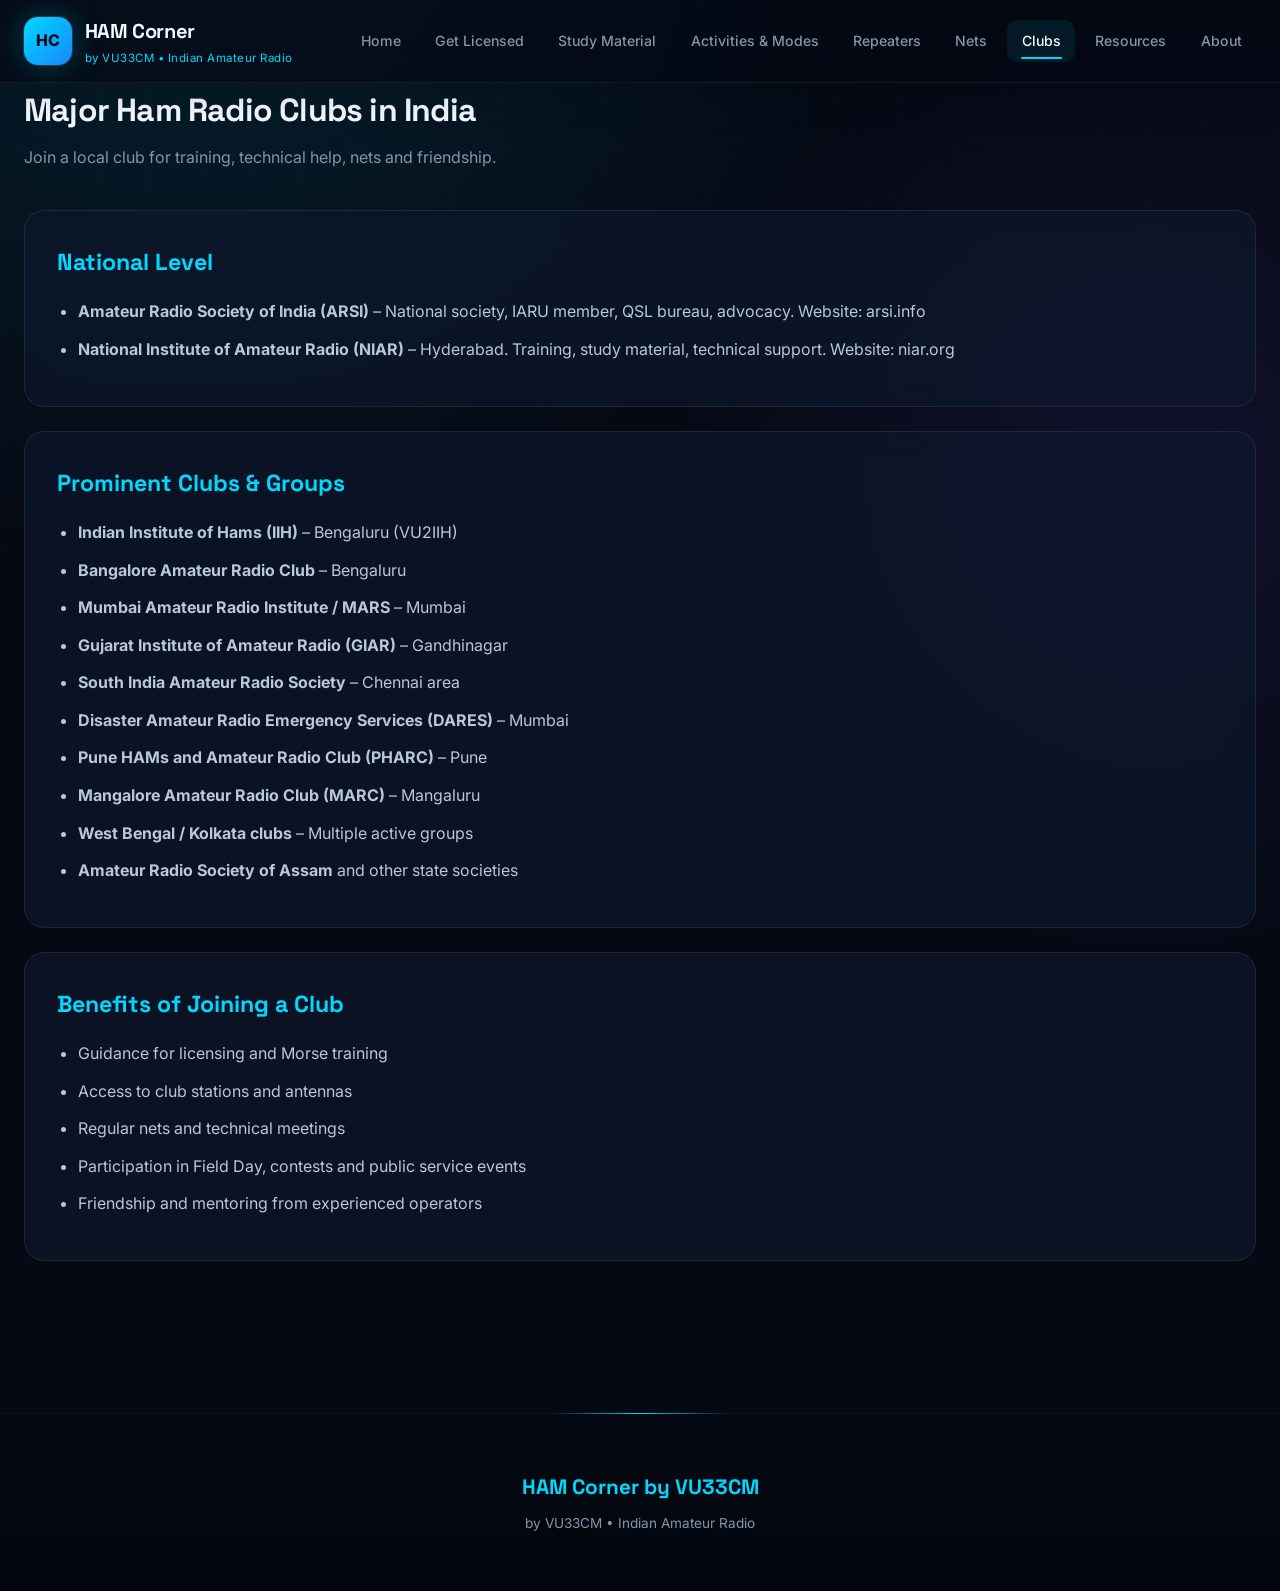
<file: clubs.html>
<!DOCTYPE html>
<html lang="en">
<head>
  <meta charset="UTF-8">
  <meta name="viewport" content="width=device-width, initial-scale=1.0">
  <title>HAM Corner by VU33CM – Indian Amateur Radio</title>
  <link rel="stylesheet" href="css/style.css">
</head>
<body>
  <header>
    <div class="nav-container">
      <a href="index.html" class="logo">
        <div class="logo-icon">HC</div>
        <div class="logo-text">
          <h1>HAM Corner</h1>
          <span>by VU33CM • Indian Amateur Radio</span>
        </div>
      </a>
      <nav>
        <ul>
          <li><a href="index.html">Home</a></li>
          <li><a href="licensing.html">Get Licensed</a></li>
          <li><a href="study.html">Study Material</a></li>
          <li><a href="activities.html">Activities & Modes</a></li>
          <li><a href="repeaters.html">Repeaters</a></li>
          <li><a href="nets.html">Nets</a></li>
          <li><a href="clubs.html" class="active">Clubs</a></li>
          <li><a href="resources.html">Resources</a></li>
          <li><a href="about.html">About</a></li>
        </ul>
      </nav>
    </div>
  </header>

  <main>
    <h1 class="section-title">Major Ham Radio Clubs in India</h1>
    <p class="section-subtitle">Join a local club for training, technical help, nets and friendship.</p>

    <div class="content-block">
      <h2>National Level</h2>
      <ul>
        <li><strong>Amateur Radio Society of India (ARSI)</strong> – National society, IARU member, QSL bureau, advocacy. Website: arsi.info</li>
        <li><strong>National Institute of Amateur Radio (NIAR)</strong> – Hyderabad. Training, study material, technical support. Website: niar.org</li>
      </ul>
    </div>

    <div class="content-block">
      <h2>Prominent Clubs & Groups</h2>
      <ul>
        <li><strong>Indian Institute of Hams (IIH)</strong> – Bengaluru (VU2IIH)</li>
        <li><strong>Bangalore Amateur Radio Club</strong> – Bengaluru</li>
        <li><strong>Mumbai Amateur Radio Institute / MARS</strong> – Mumbai</li>
        <li><strong>Gujarat Institute of Amateur Radio (GIAR)</strong> – Gandhinagar</li>
        <li><strong>South India Amateur Radio Society</strong> – Chennai area</li>
        <li><strong>Disaster Amateur Radio Emergency Services (DARES)</strong> – Mumbai</li>
        <li><strong>Pune HAMs and Amateur Radio Club (PHARC)</strong> – Pune</li>
        <li><strong>Mangalore Amateur Radio Club (MARC)</strong> – Mangaluru</li>
        <li><strong>West Bengal / Kolkata clubs</strong> – Multiple active groups</li>
        <li><strong>Amateur Radio Society of Assam</strong> and other state societies</li>
      </ul>
    </div>

    <div class="content-block">
      <h2>Benefits of Joining a Club</h2>
      <ul>
        <li>Guidance for licensing and Morse training</li>
        <li>Access to club stations and antennas</li>
        <li>Regular nets and technical meetings</li>
        <li>Participation in Field Day, contests and public service events</li>
        <li>Friendship and mentoring from experienced operators</li>
      </ul>
    </div>
  </main>

  <footer>
    <p class="callsign">HAM Corner by VU33CM</p>
    <p>by VU33CM • Indian Amateur Radio</p>
  </footer>
</body>
</html>
</file>
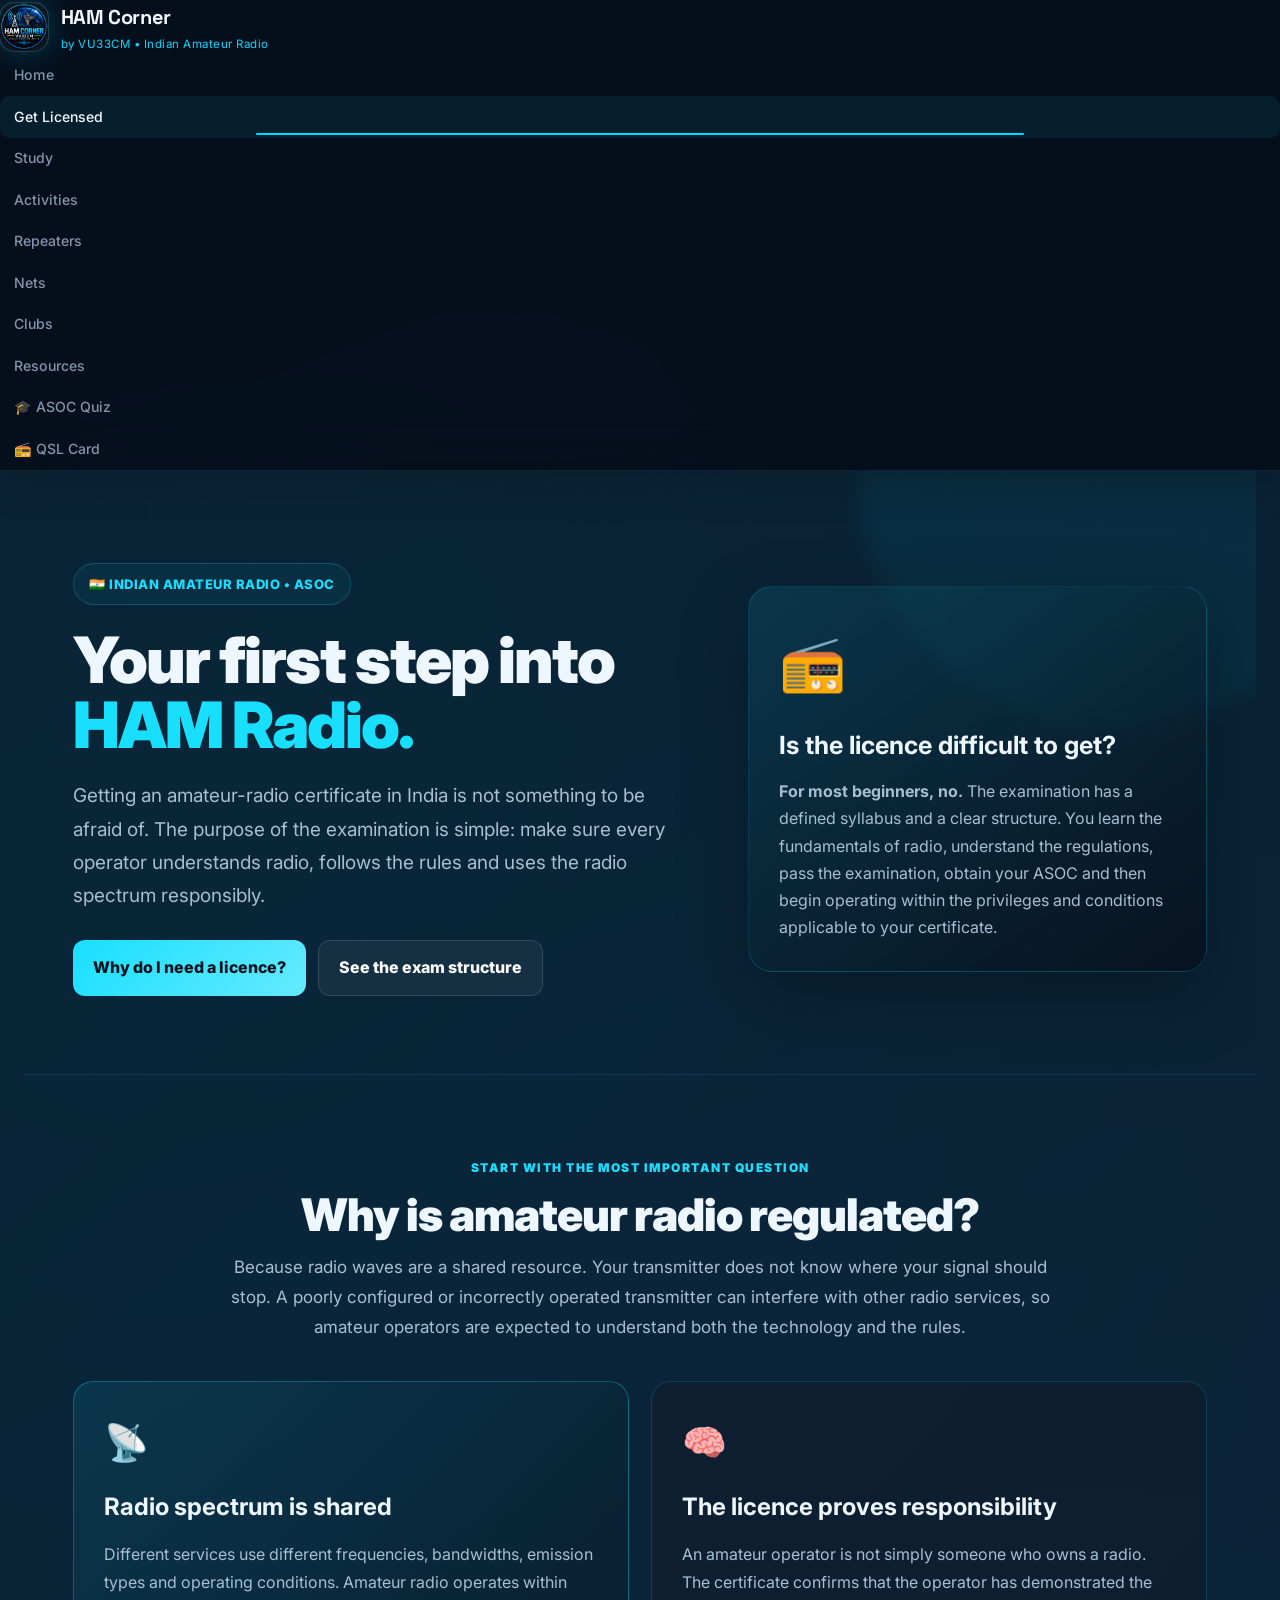
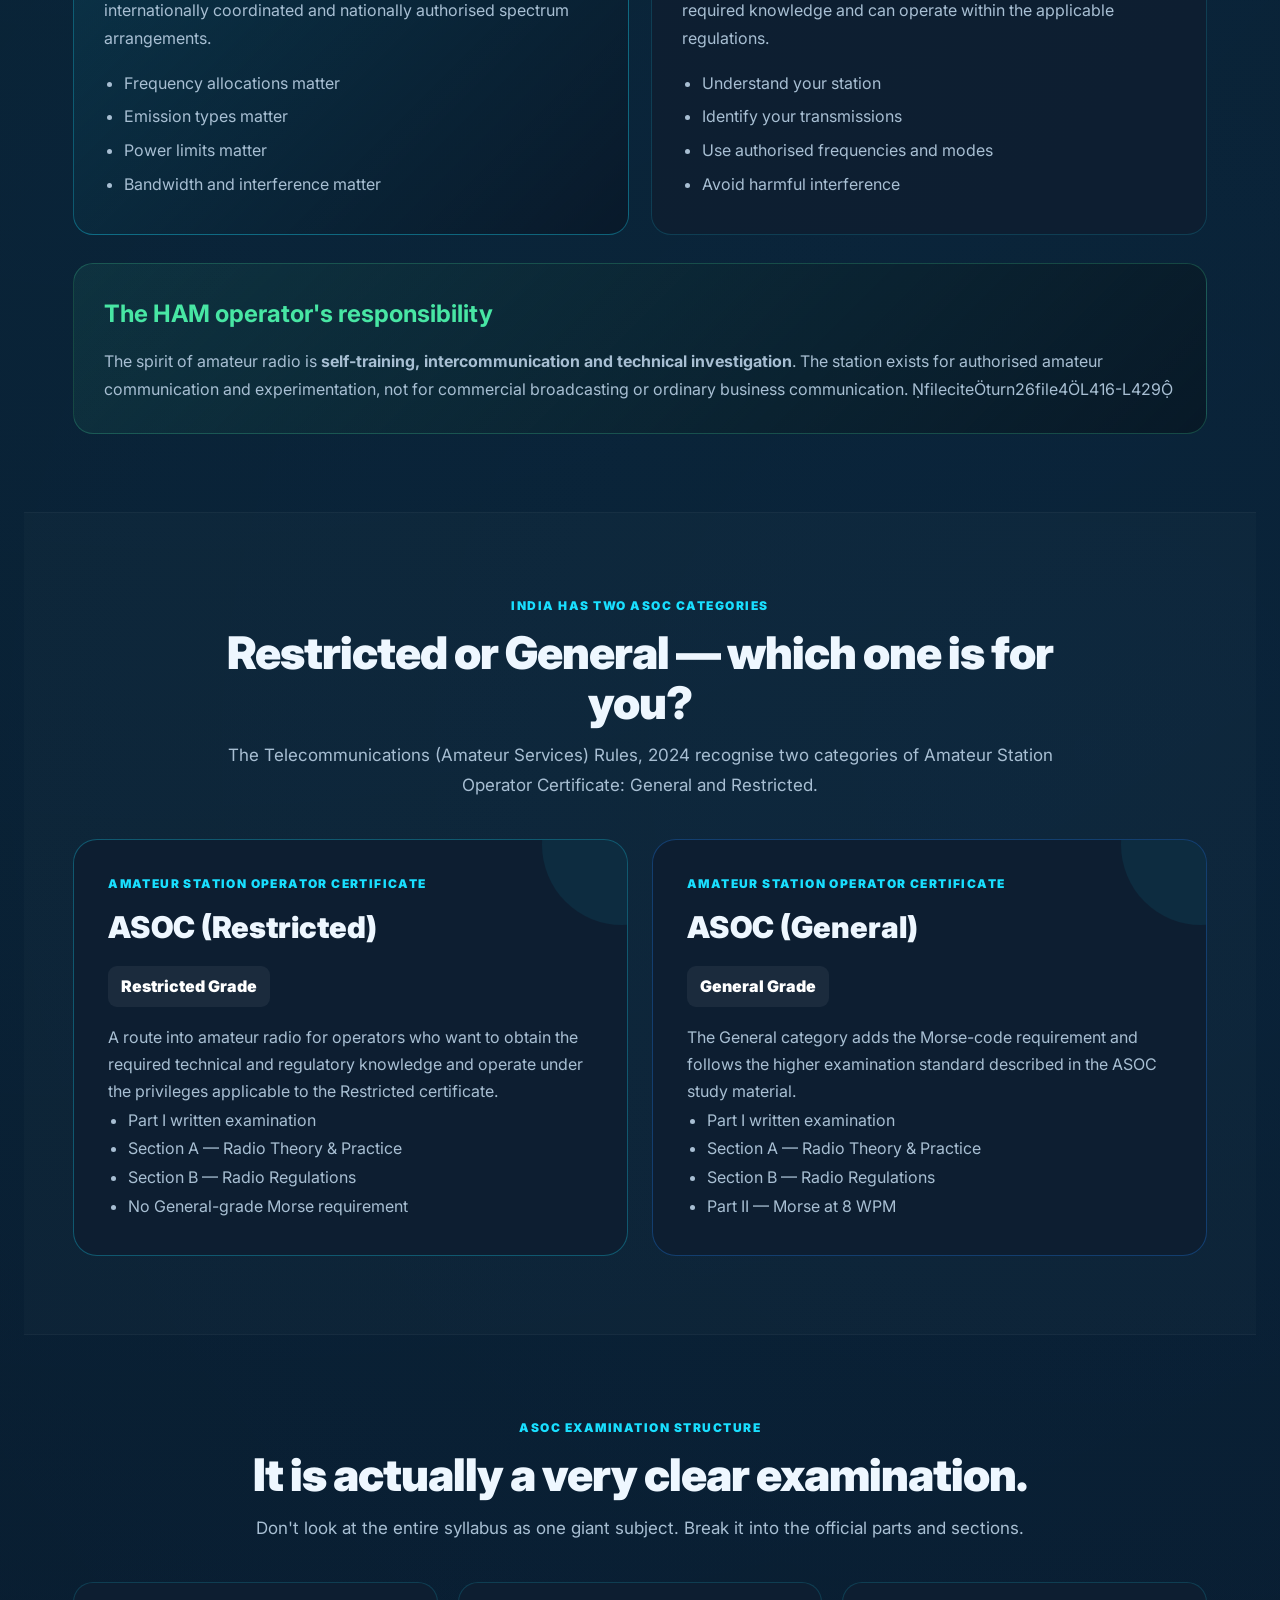
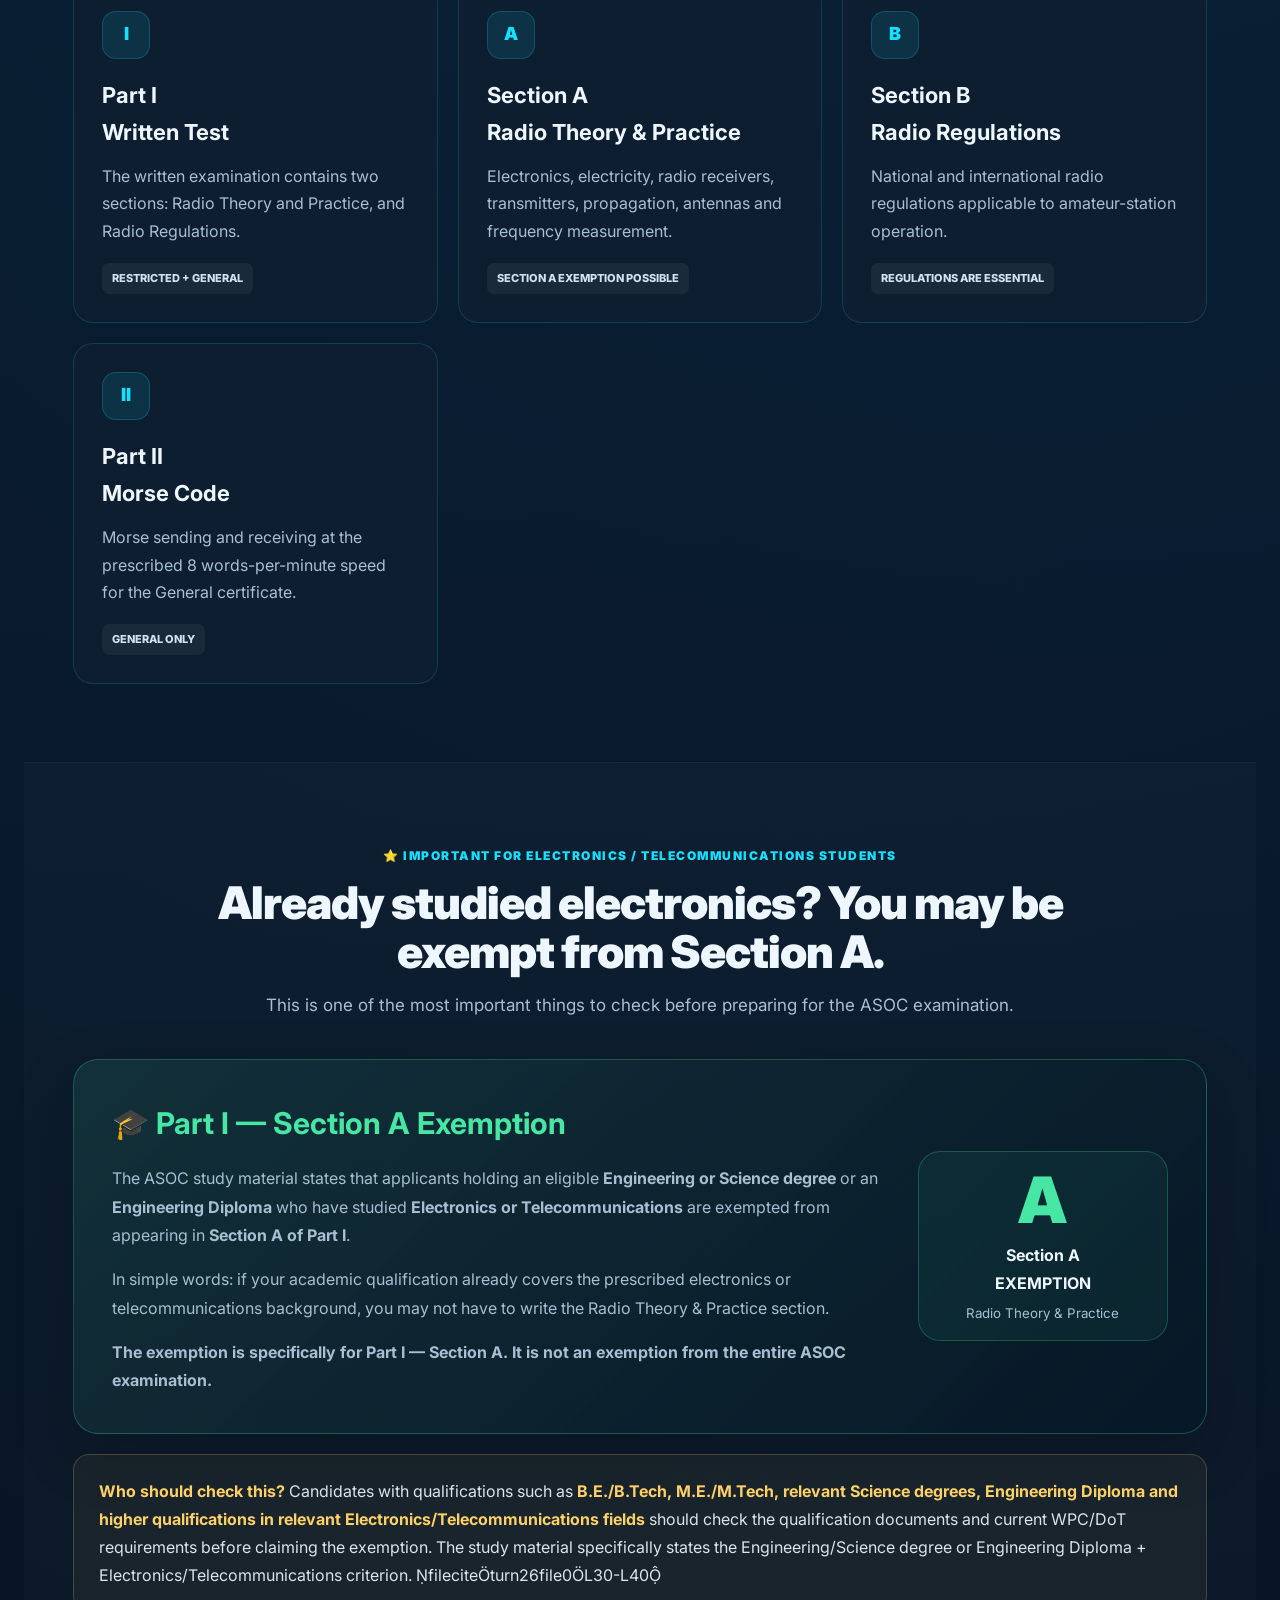
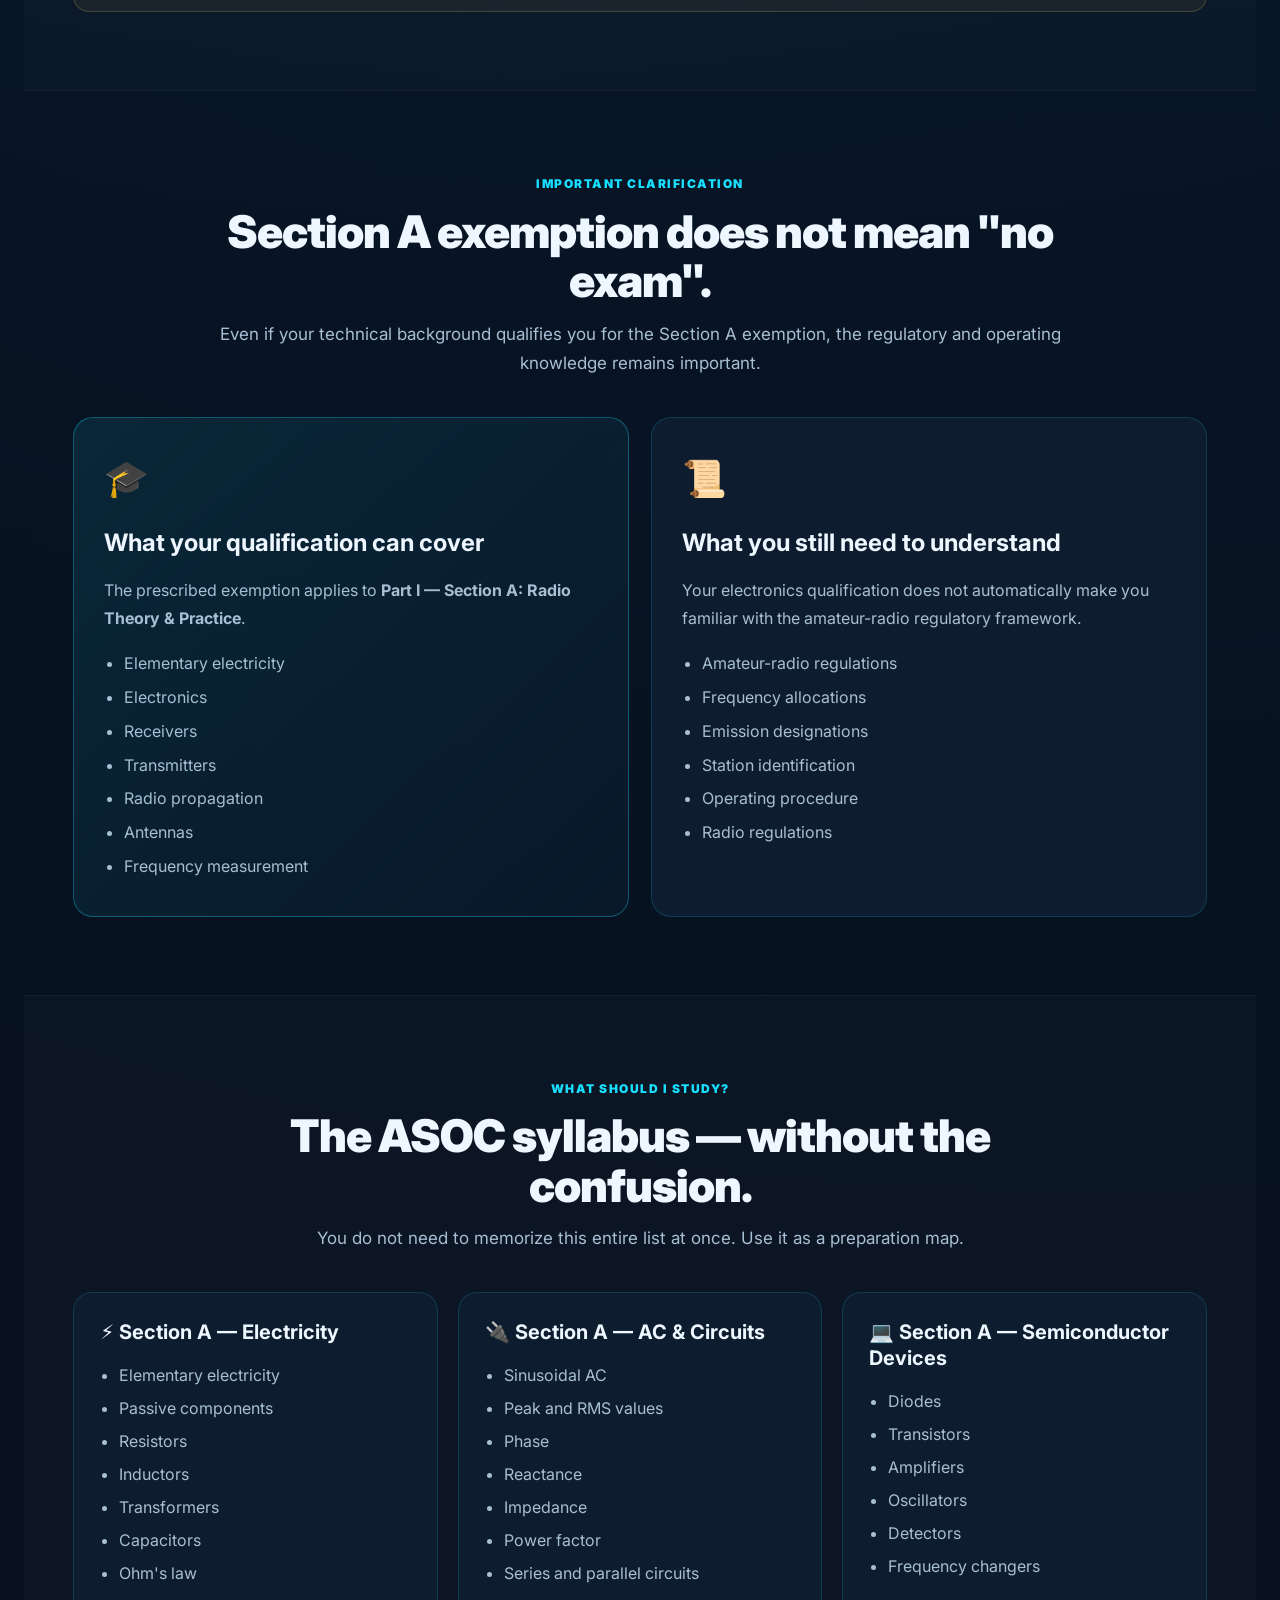
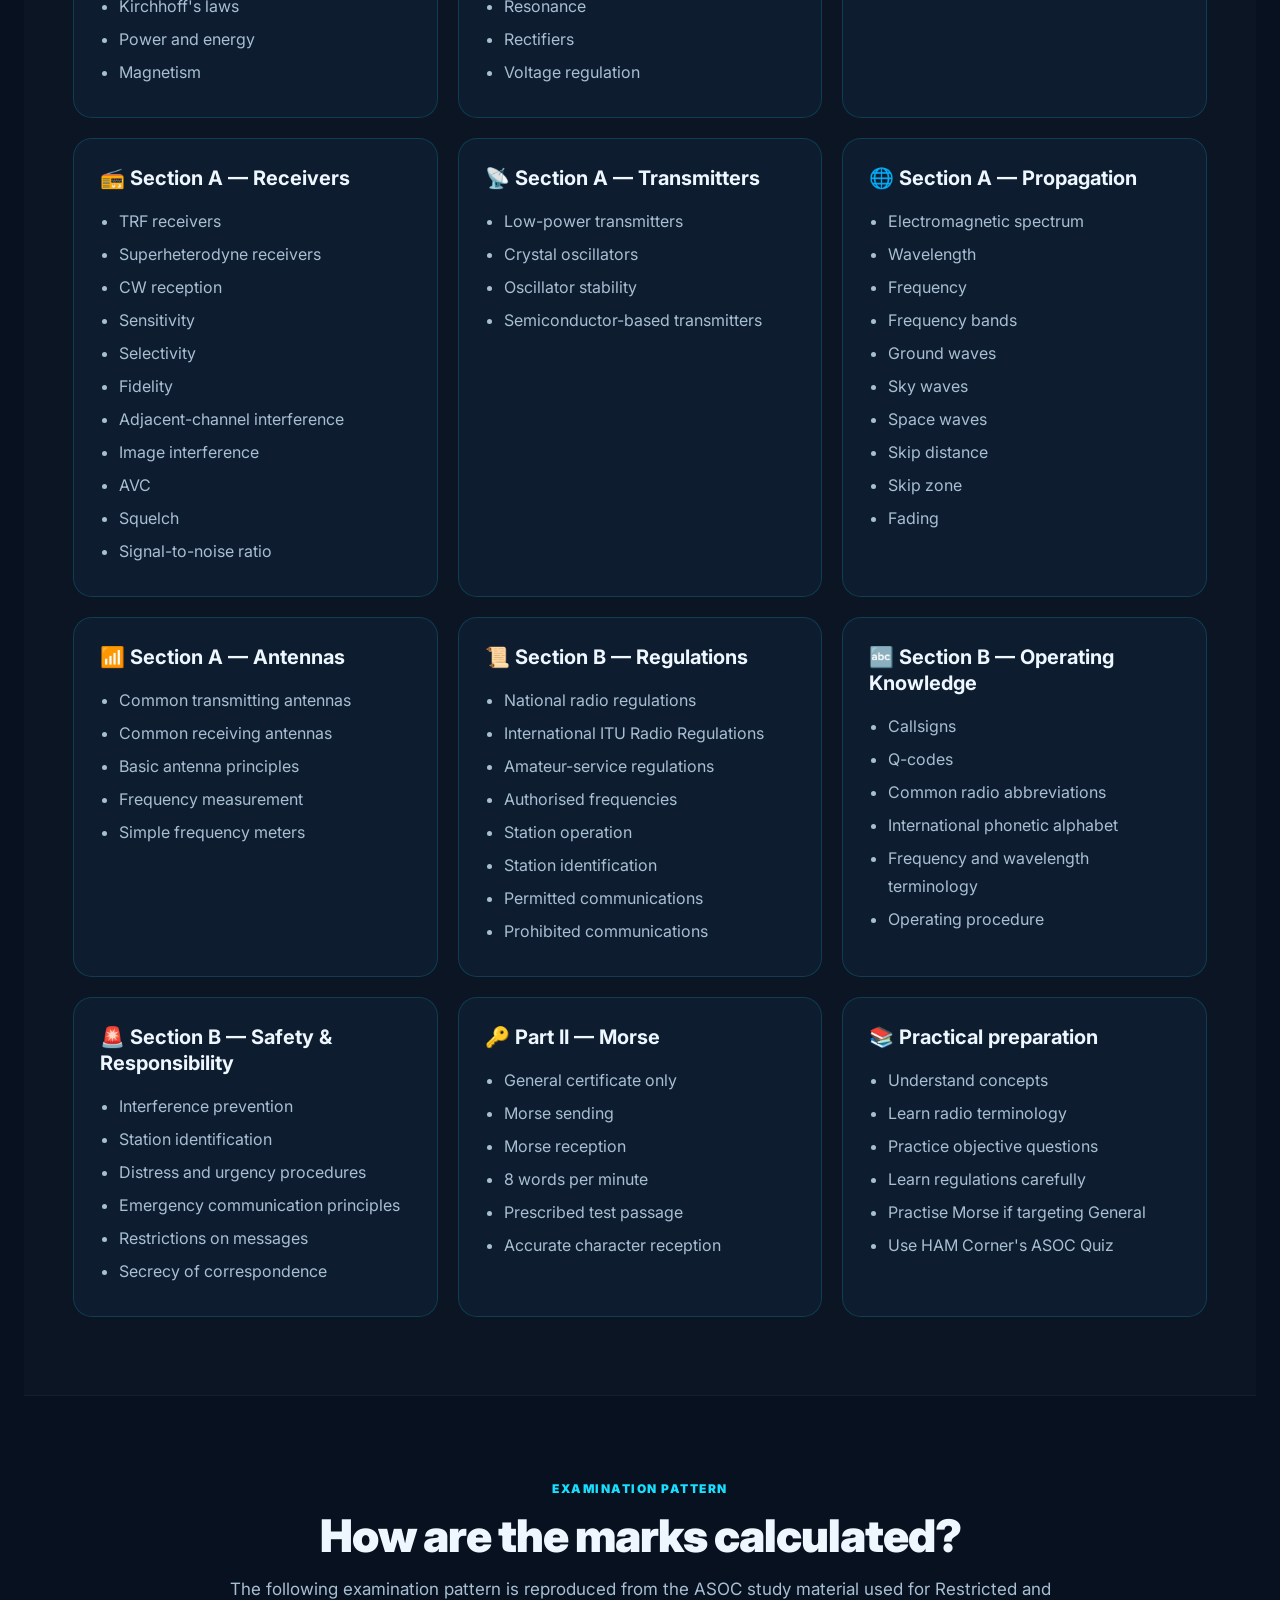
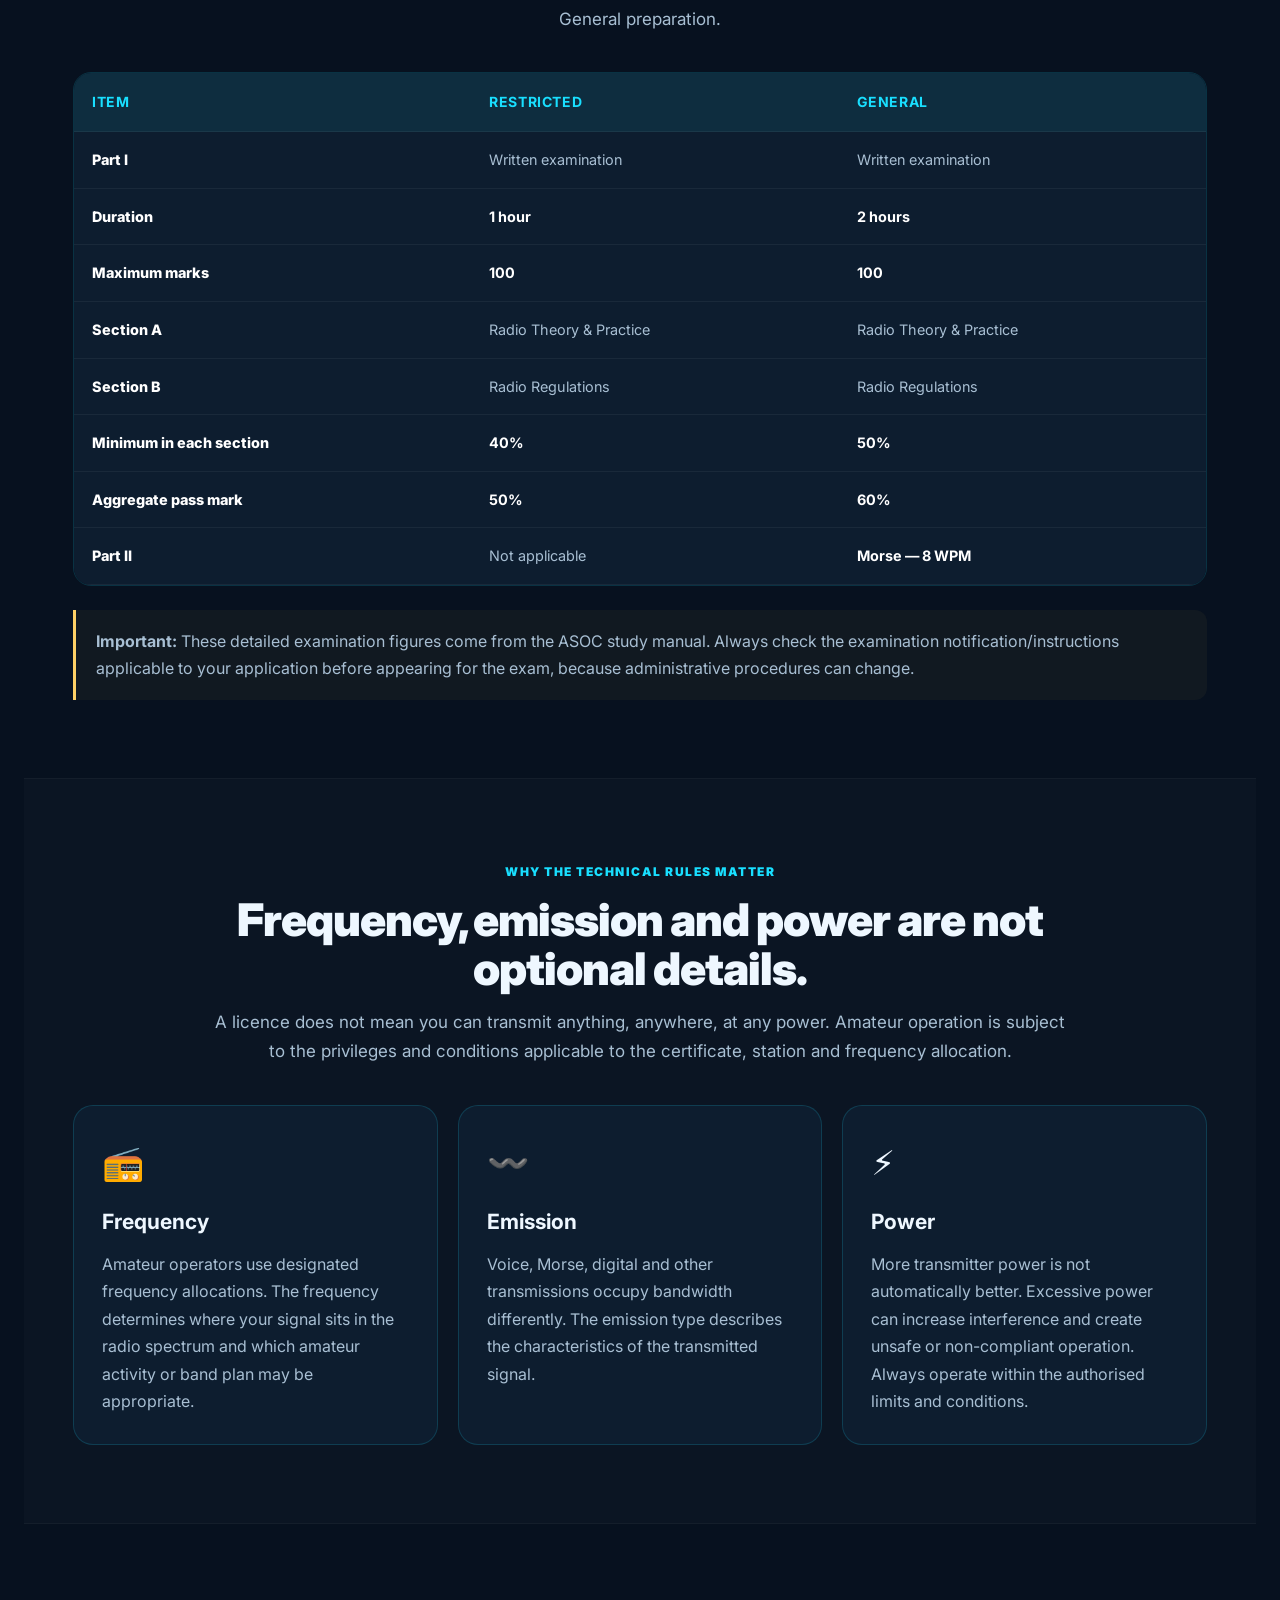
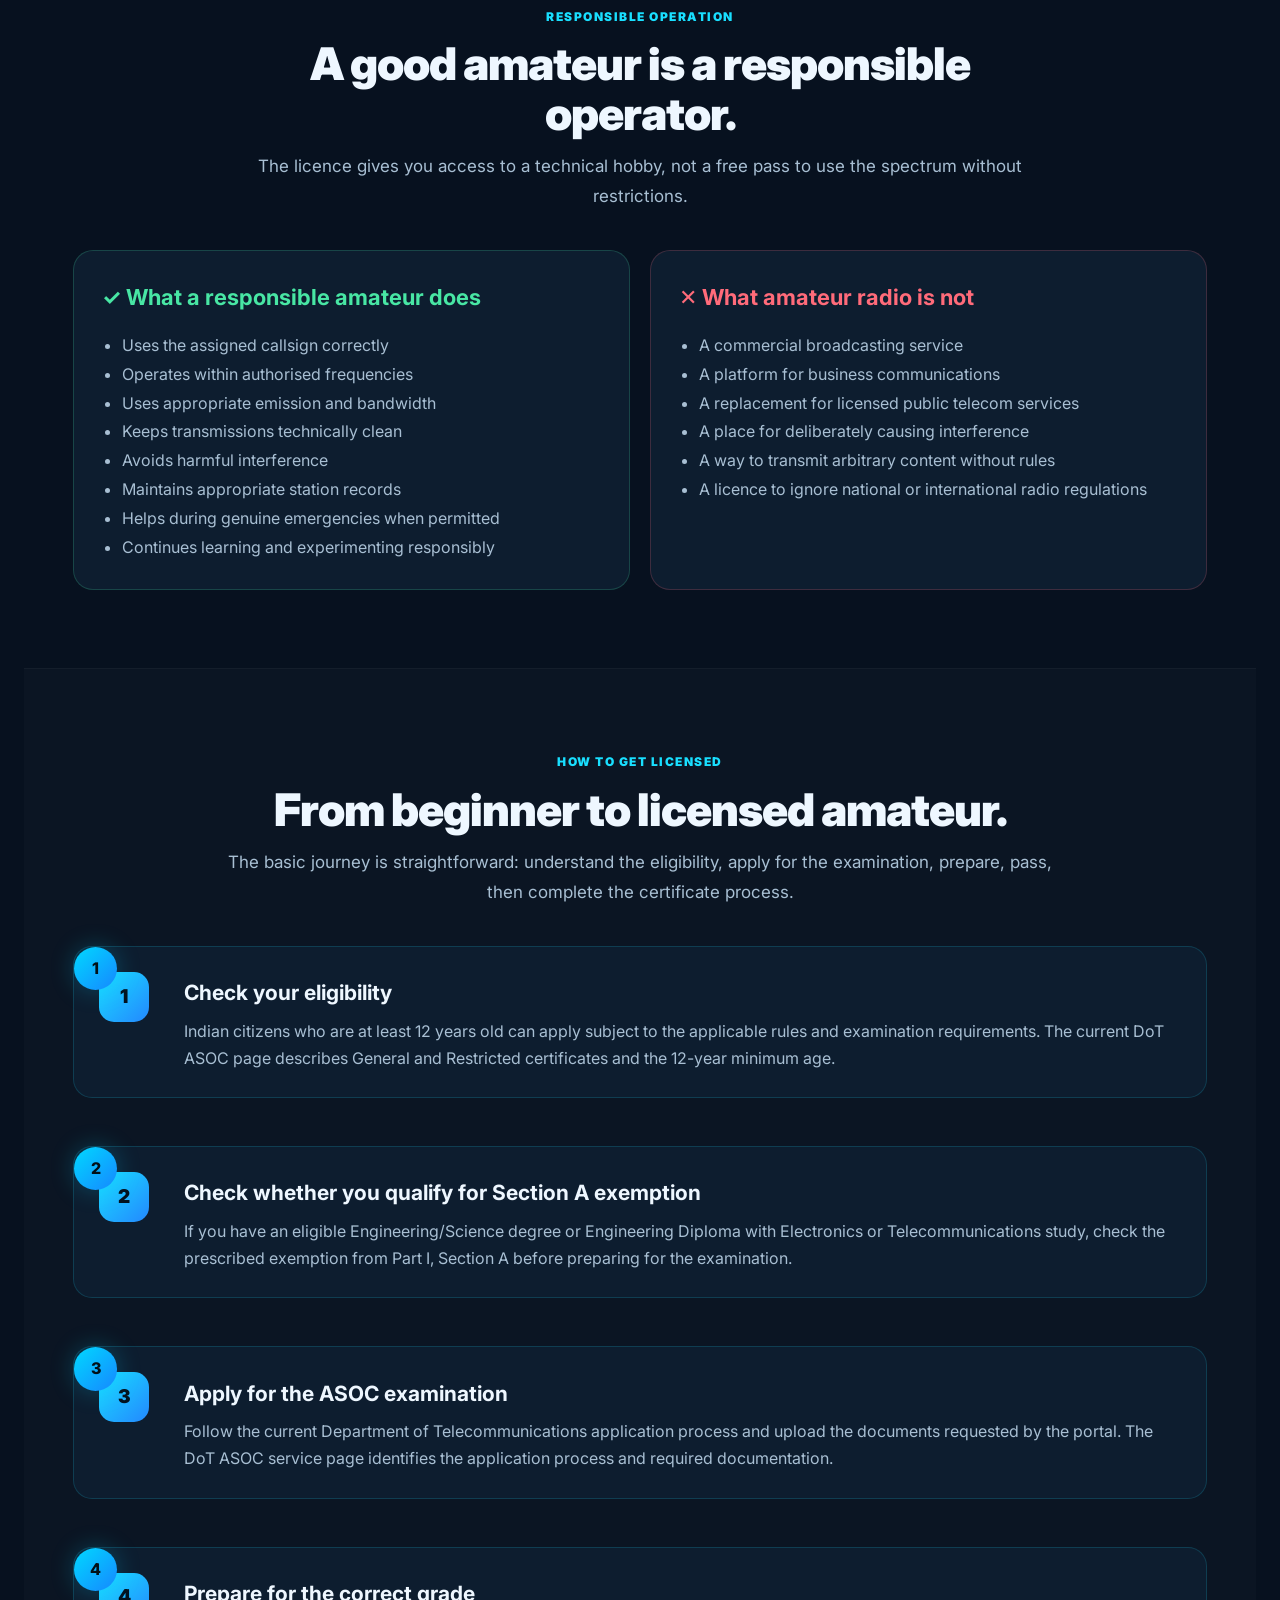
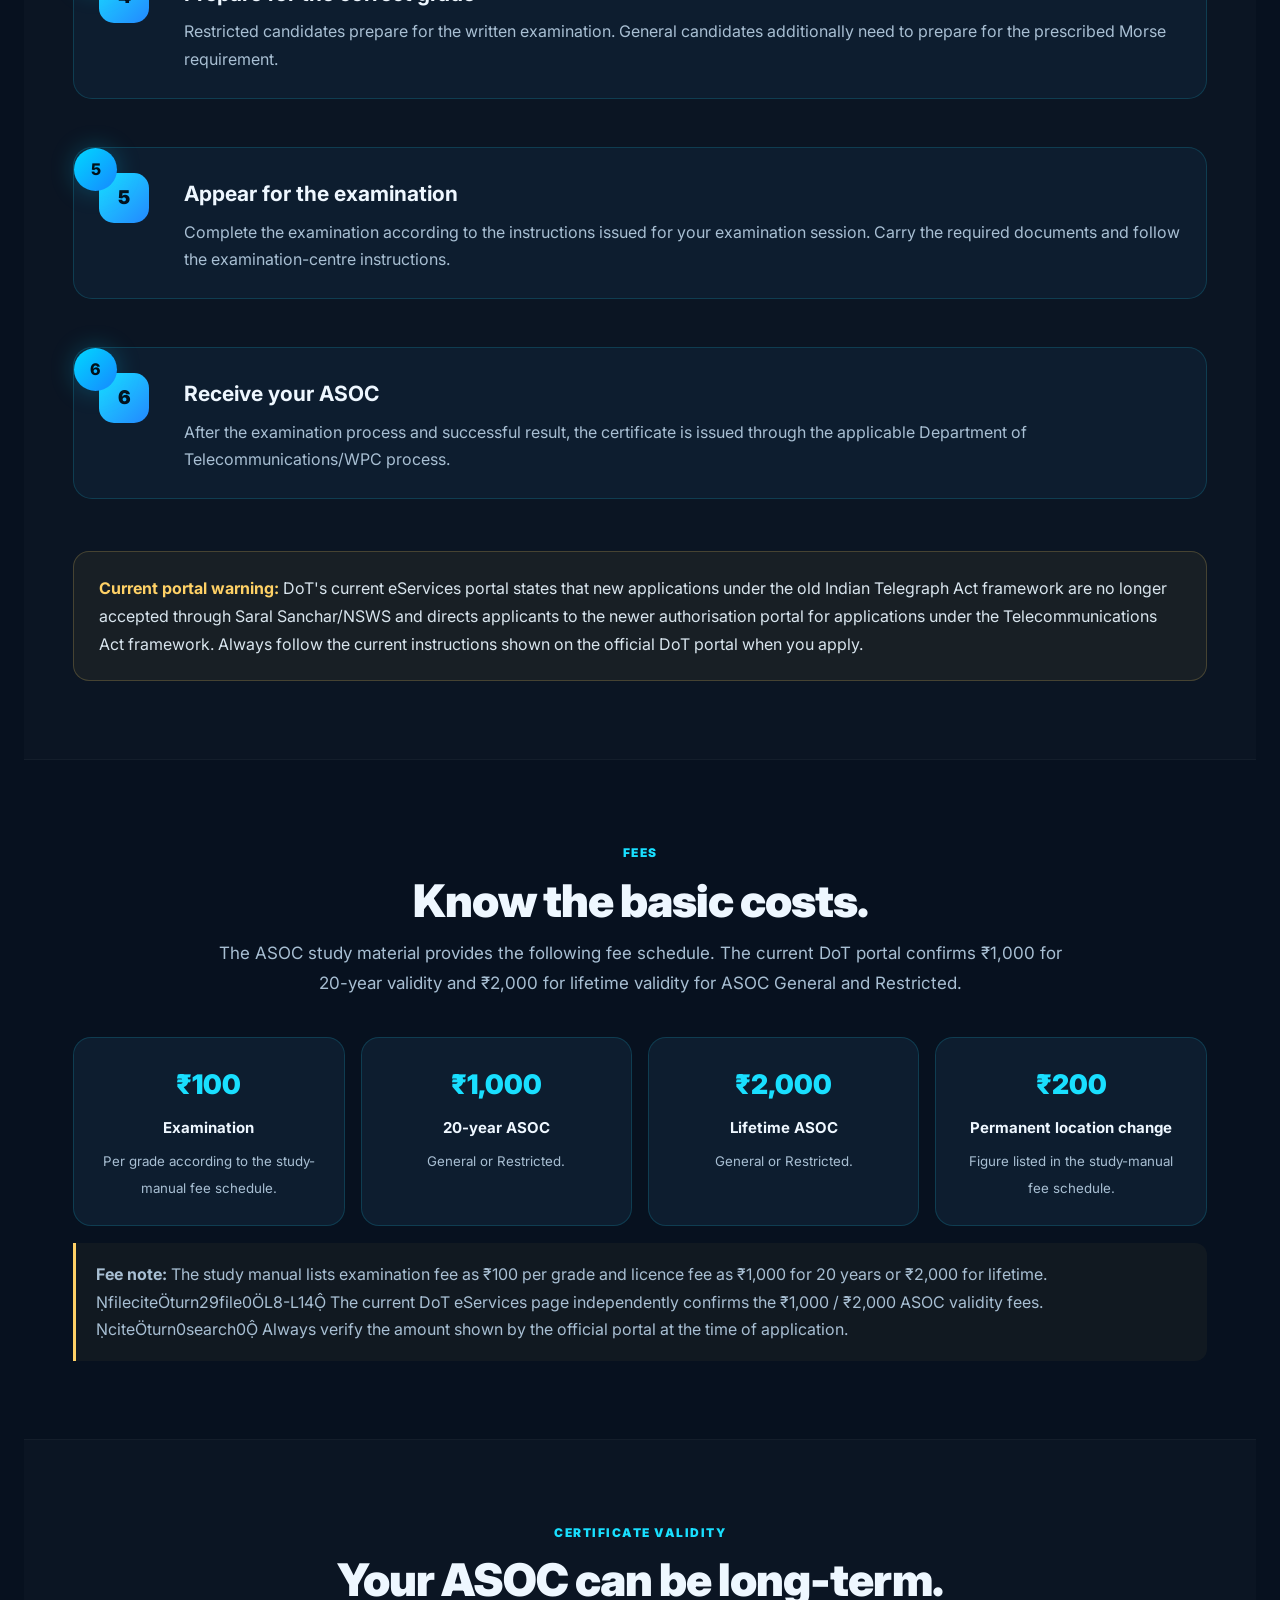
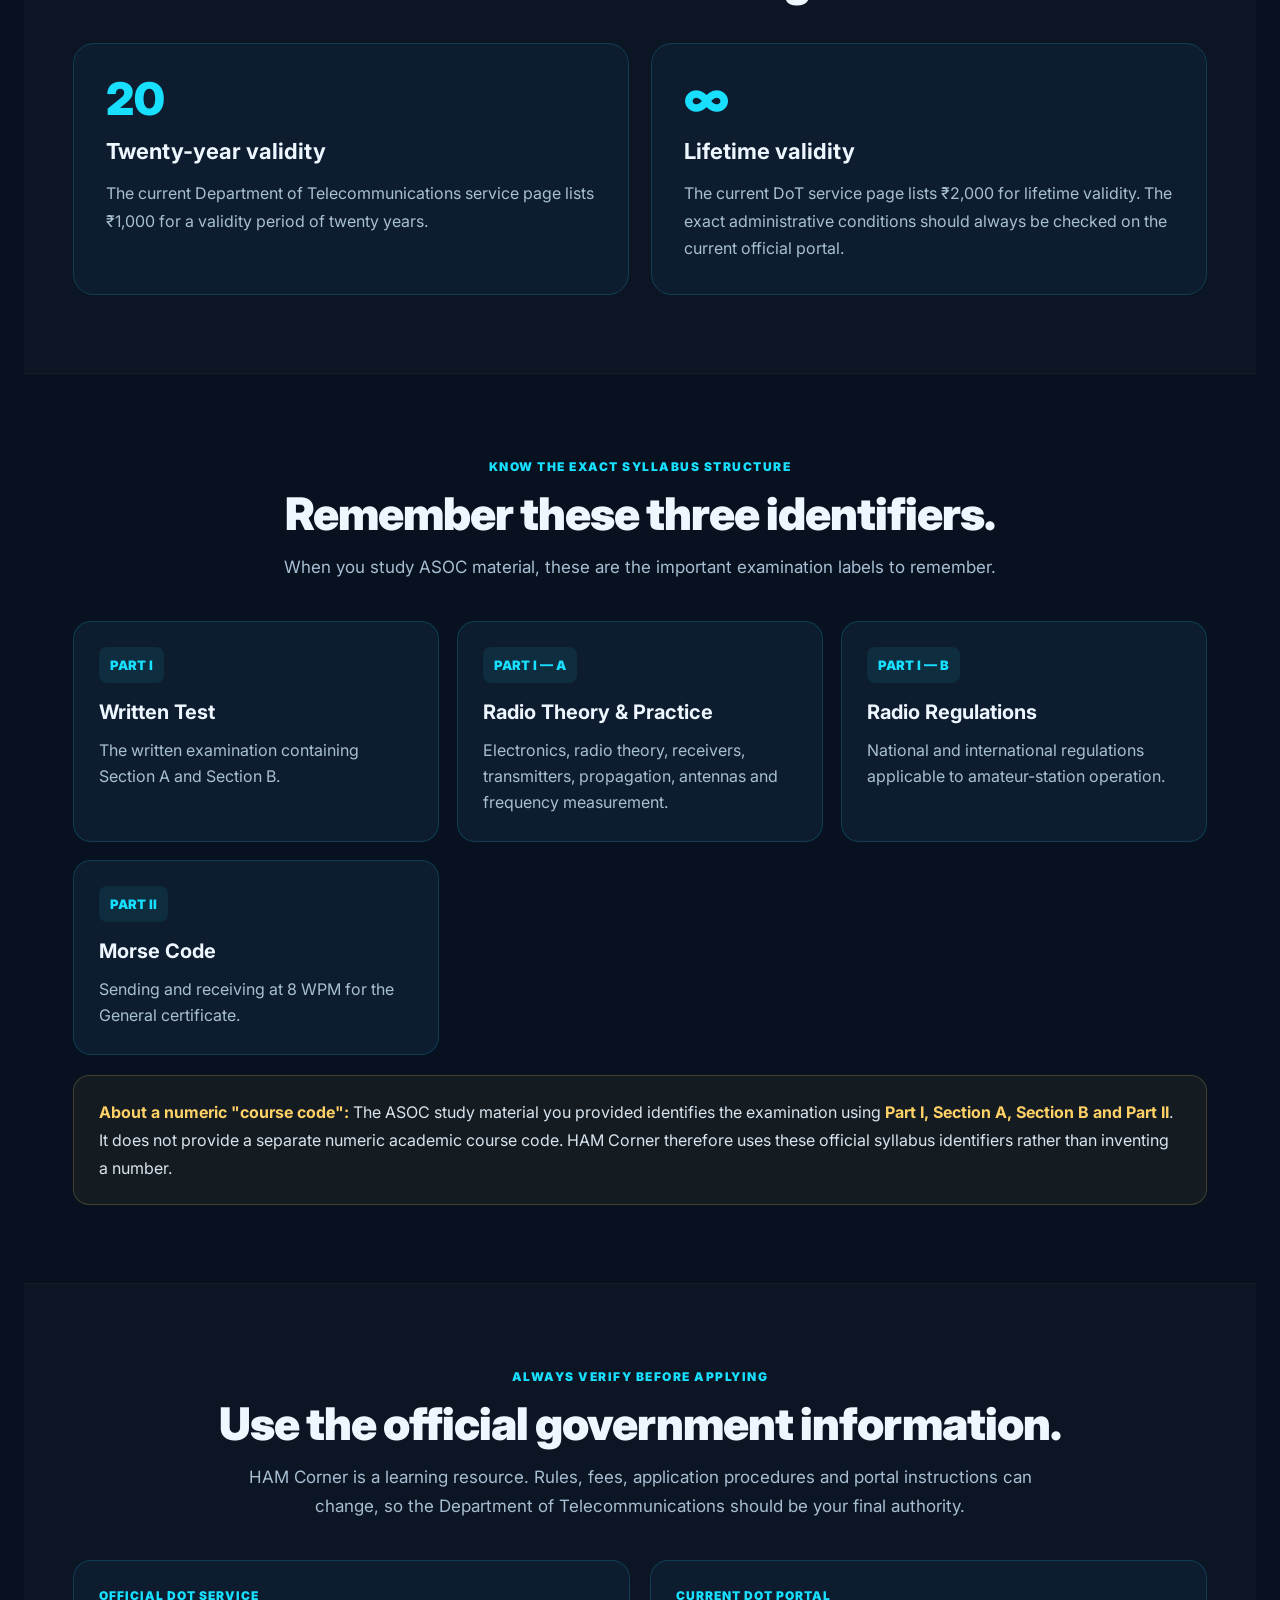
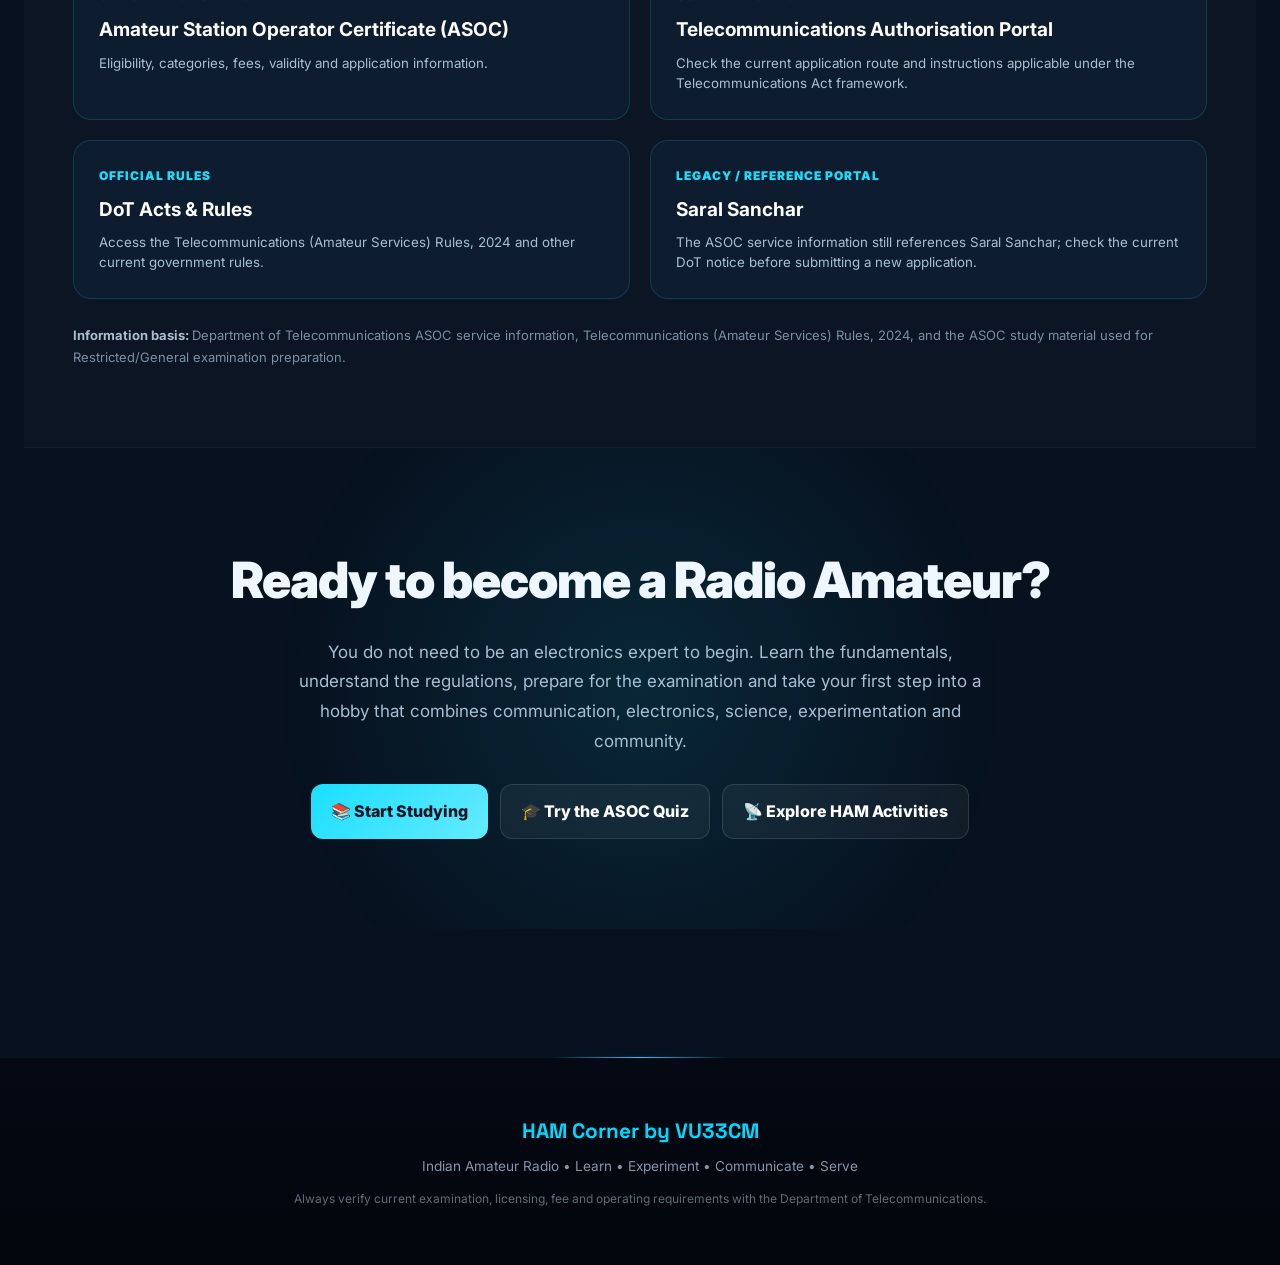
<file: licensing.html>
<!DOCTYPE html>
<html lang="en">
<head>

<meta charset="UTF-8">
<meta name="viewport" content="width=device-width, initial-scale=1.0">

<title>Get Your Amateur Radio License in India | HAM Corner by VU33CM</title>

<meta name="description"
      content="Complete guide to getting an Amateur Station Operator Certificate (ASOC) in India. Learn why amateur radio is regulated, Restricted and General grades, examination structure, syllabus, electronics qualification exemption, application process, fees and validity.">

<link rel="stylesheet" href="css/style.css">

<style>

/* =========================================================
   LICENSING PAGE
   ========================================================= */

:root {
    --lic-bg: #07111f;
    --lic-bg2: #0a1828;
    --lic-card: rgba(15, 31, 49, 0.92);
    --lic-card2: rgba(11, 25, 41, 0.96);
    --lic-border: rgba(25, 223, 255, 0.16);
    --lic-cyan: #19dfff;
    --lic-blue: #2388ff;
    --lic-green: #48e6a4;
    --lic-yellow: #ffd166;
    --lic-red: #ff6b7a;
    --lic-text: #eef7ff;
    --lic-muted: #a8bfd3;
    --lic-white: #ffffff;
}


/* =========================================================
   BASE
   ========================================================= */

body {
    background:
        radial-gradient(
            circle at 15% 5%,
            rgba(25,223,255,.08),
            transparent 30%
        ),
        radial-gradient(
            circle at 85% 15%,
            rgba(35,136,255,.08),
            transparent 28%
        ),
        var(--lic-bg);
    color: var(--lic-text);
    text-rendering: optimizeLegibility;
    -webkit-font-smoothing: antialiased;
}

.licensing-page {
    overflow-x: clip;
}

.lic-container {
    width:min(1180px,92%);
    margin:0 auto;
}


/* =========================================================
   HERO
   ========================================================= */

.lic-hero {
    position:relative;
    padding:92px 0 78px;
    overflow:hidden;
    border-bottom:1px solid rgba(25,223,255,.10);
}

.lic-hero::before {
    content:"";
    position:absolute;
    width:520px;
    height:520px;
    border-radius:50%;
    background:rgba(25,223,255,.055);
    filter:blur(10px);
    top:-260px;
    right:-120px;
}

.lic-hero-grid {
    display:grid;
    grid-template-columns:1.15fr .85fr;
    gap:55px;
    align-items:center;
    position:relative;
    z-index:1;
}

.lic-badge {
    display:inline-flex;
    align-items:center;
    gap:8px;
    padding:9px 15px;
    border:1px solid rgba(25,223,255,.22);
    background:rgba(25,223,255,.06);
    border-radius:999px;
    color:var(--lic-cyan);
    font-size:13px;
    font-weight:800;
    letter-spacing:.5px;
    margin-bottom:22px;
}

.lic-hero h1 {
    margin:0 0 22px;
    font-size:clamp(42px,5vw,66px);
    line-height:1.02;
    letter-spacing:-2px;
    font-weight:900;
}

.lic-hero h1 span {
    color:var(--lic-cyan);
}

.lic-hero p {
    max-width:760px;
    color:var(--lic-muted);
    font-size:19px;
    line-height:1.75;
    margin:0 0 28px;
}

.lic-hero-buttons {
    display:flex;
    flex-wrap:wrap;
    gap:12px;
}

.lic-button {
    display:inline-flex;
    align-items:center;
    justify-content:center;
    padding:13px 20px;
    border-radius:12px;
    text-decoration:none;
    font-weight:800;
    transition:.25s ease;
}

.lic-button.primary {
    color:#03121e;
    background:linear-gradient(135deg,var(--lic-cyan),#65eaff);
}

.lic-button.secondary {
    color:var(--lic-white);
    background:rgba(255,255,255,.05);
    border:1px solid rgba(255,255,255,.12);
}

.lic-button:hover {
    transform:translateY(-2px);
}

.lic-hero-card {
    padding:30px;
    border-radius:24px;
    border:1px solid var(--lic-border);
    background:
        linear-gradient(
            145deg,
            rgba(25,223,255,.10),
            rgba(7,18,31,.96)
        );
    box-shadow:0 25px 70px rgba(0,0,0,.28);
}

.lic-hero-card .big-icon {
    font-size:54px;
    margin-bottom:15px;
}

.lic-hero-card h3 {
    margin:0 0 12px;
    font-size:25px;
}

.lic-hero-card p {
    font-size:16px;
    line-height:1.7;
    margin:0;
}


/* =========================================================
   SECTION
   ========================================================= */

.lic-section {
    padding:78px 0;
}

.lic-section.alt {
    background:rgba(255,255,255,.018);
    border-top:1px solid rgba(255,255,255,.035);
    border-bottom:1px solid rgba(255,255,255,.035);
}

.lic-section-head {
    max-width:850px;
    margin:0 auto 38px;
    text-align:center;
}

.lic-label {
    display:inline-block;
    color:var(--lic-cyan);
    font-size:12px;
    font-weight:900;
    text-transform:uppercase;
    letter-spacing:1.5px;
    margin-bottom:12px;
}

.lic-section-head h2 {
    margin:0 0 14px;
    font-size:clamp(31px,4vw,45px);
    line-height:1.1;
    letter-spacing:-1px;
    font-weight:900;
}

.lic-section-head p {
    margin:0;
    color:var(--lic-muted);
    font-size:17px;
    line-height:1.75;
}


/* =========================================================
   WHY LICENSE
   ========================================================= */

.why-license {
    display:grid;
    grid-template-columns:1fr 1fr;
    gap:22px;
}

.why-card {
    padding:30px;
    border:1px solid var(--lic-border);
    border-radius:20px;
    background:var(--lic-card);
}

.why-card.highlight {
    border-color:rgba(25,223,255,.32);
    background:
        linear-gradient(
            135deg,
            rgba(25,223,255,.10),
            rgba(9,25,42,.96)
        );
}

.why-icon {
    font-size:36px;
    margin-bottom:14px;
}

.why-card h3 {
    margin:0 0 12px;
    font-size:24px;
}

.why-card p {
    margin:0;
    color:var(--lic-muted);
    line-height:1.75;
}

.why-card ul {
    margin:17px 0 0;
    padding-left:20px;
    color:var(--lic-muted);
    line-height:1.8;
}

.why-card li {
    margin-bottom:5px;
}


/* =========================================================
   RESPONSIBILITY BANNER
   ========================================================= */

.responsibility-banner {
    margin-top:28px;
    padding:30px;
    border-radius:20px;
    border:1px solid rgba(72,230,164,.22);
    background:
        linear-gradient(
            135deg,
            rgba(72,230,164,.08),
            rgba(8,25,39,.97)
        );
}

.responsibility-banner h3 {
    margin:0 0 12px;
    color:var(--lic-green);
    font-size:24px;
}

.responsibility-banner p {
    margin:0;
    color:var(--lic-muted);
    font-size:16px;
    line-height:1.75;
}


/* =========================================================
   TWO LICENSES
   ========================================================= */

.license-grid {
    display:grid;
    grid-template-columns:1fr 1fr;
    gap:24px;
}

.license-card {
    position:relative;
    padding:34px;
    border-radius:24px;
    border:1px solid var(--lic-border);
    background:var(--lic-card);
    overflow:hidden;
}

.license-card::after {
    content:"";
    position:absolute;
    width:160px;
    height:160px;
    border-radius:50%;
    right:-75px;
    top:-75px;
    background:rgba(25,223,255,.07);
}

.license-card.general {
    border-color:rgba(35,136,255,.30);
}

.license-card.restricted {
    border-color:rgba(25,223,255,.30);
}

.license-grade {
    font-size:12px;
    font-weight:900;
    letter-spacing:1.4px;
    color:var(--lic-cyan);
    text-transform:uppercase;
}

.license-card h3 {
    font-size:30px;
    margin:8px 0 13px;
    font-weight:900;
}

.license-card .callsign {
    display:inline-block;
    padding:7px 13px;
    border-radius:9px;
    background:rgba(255,255,255,.06);
    color:var(--lic-white);
    font-weight:900;
    margin-bottom:17px;
}

.license-card p {
    color:var(--lic-muted);
    line-height:1.7;
}

.license-card ul {
    padding-left:20px;
    color:var(--lic-muted);
    line-height:1.8;
}


/* =========================================================
   EXAM STRUCTURE
   ========================================================= */

.exam-flow {
    display:grid;
    grid-template-columns:repeat(3,1fr);
    gap:20px;
}

.exam-card {
    padding:28px;
    border-radius:20px;
    border:1px solid var(--lic-border);
    background:var(--lic-card);
    position:relative;
}

.exam-card .number {
    width:48px;
    height:48px;
    display:flex;
    align-items:center;
    justify-content:center;
    border-radius:14px;
    background:rgba(25,223,255,.10);
    border:1px solid rgba(25,223,255,.20);
    color:var(--lic-cyan);
    font-weight:900;
    font-size:18px;
    margin-bottom:18px;
}

.exam-card h3 {
    margin:0 0 12px;
    font-size:22px;
}

.exam-card p {
    margin:0;
    color:var(--lic-muted);
    line-height:1.7;
}

.exam-card .exam-tag {
    display:inline-block;
    margin-top:18px;
    padding:6px 10px;
    border-radius:7px;
    background:rgba(255,255,255,.05);
    color:#cfe3f1;
    font-size:11px;
    font-weight:800;
    text-transform:uppercase;
}


/* =========================================================
   EXEMPTION
   ========================================================= */

.exemption-box {
    display:grid;
    grid-template-columns:1fr 250px;
    gap:35px;
    align-items:center;
    padding:38px;
    border-radius:25px;
    border:1px solid rgba(72,230,164,.28);
    background:
        linear-gradient(
            135deg,
            rgba(72,230,164,.10),
            rgba(7,24,39,.98)
        );
    box-shadow:0 20px 60px rgba(0,0,0,.20);
}

.exemption-box h3 {
    color:var(--lic-green);
    margin:0 0 15px;
    font-size:30px;
}

.exemption-box p {
    margin:0 0 15px;
    color:var(--lic-muted);
    line-height:1.8;
}

.exemption-box p:last-child {
    margin-bottom:0;
}

.exemption-badge {
    min-height:190px;
    display:flex;
    flex-direction:column;
    align-items:center;
    justify-content:center;
    text-align:center;
    border-radius:22px;
    border:1px solid rgba(72,230,164,.24);
    background:rgba(72,230,164,.06);
}

.exemption-badge .letter {
    font-size:64px;
    font-weight:950;
    line-height:1;
    color:var(--lic-green);
}

.exemption-badge strong {
    margin-top:10px;
    font-size:16px;
}

.exemption-badge small {
    margin-top:5px;
    color:var(--lic-muted);
}


/* =========================================================
   QUALIFICATION BOX
   ========================================================= */

.qualification-note {
    margin-top:20px;
    padding:22px 25px;
    border-radius:16px;
    border:1px solid rgba(255,209,102,.20);
    background:rgba(255,209,102,.055);
    color:#d9e5ee;
    line-height:1.75;
}

.qualification-note strong {
    color:var(--lic-yellow);
}


/* =========================================================
   SYLLABUS
   ========================================================= */

.syllabus-grid {
    display:grid;
    grid-template-columns:repeat(3,1fr);
    gap:20px;
}

.syllabus-card {
    padding:26px;
    border-radius:19px;
    border:1px solid var(--lic-border);
    background:var(--lic-card);
}

.syllabus-card h3 {
    margin:0 0 16px;
    font-size:20px;
    line-height:1.3;
}

.syllabus-card ul {
    margin:0;
    padding-left:19px;
    color:var(--lic-muted);
    line-height:1.75;
}

.syllabus-card li {
    margin-bottom:5px;
}


/* =========================================================
   EXAM MARKS TABLE
   ========================================================= */

.table-wrap {
    overflow-x:auto;
    border-radius:18px;
    border:1px solid var(--lic-border);
}

.exam-table {
    width:100%;
    border-collapse:collapse;
    min-width:700px;
    background:var(--lic-card);
}

.exam-table th {
    padding:17px 18px;
    text-align:left;
    background:rgba(25,223,255,.08);
    color:var(--lic-cyan);
    font-size:14px;
}

.exam-table td {
    padding:17px 18px;
    border-top:1px solid rgba(255,255,255,.06);
    color:var(--lic-muted);
    line-height:1.5;
}

.exam-table td:first-child {
    color:var(--lic-white);
    font-weight:800;
}

.exam-table strong {
    color:var(--lic-white);
}

.table-note {
    margin-top:17px;
    padding:18px 20px;
    border-left:3px solid var(--lic-yellow);
    background:rgba(255,209,102,.045);
    color:var(--lic-muted);
    line-height:1.7;
    border-radius:0 12px 12px 0;
}


/* =========================================================
   RESPONSIBILITY / POWER / EMISSION
   ========================================================= */

.power-grid {
    display:grid;
    grid-template-columns:repeat(3,1fr);
    gap:20px;
}

.power-card {
    padding:28px;
    border-radius:20px;
    background:var(--lic-card);
    border:1px solid var(--lic-border);
}

.power-card .icon {
    font-size:34px;
    margin-bottom:12px;
}

.power-card h3 {
    margin:0 0 11px;
    font-size:21px;
}

.power-card p {
    margin:0;
    color:var(--lic-muted);
    line-height:1.72;
}

.power-card strong {
    color:var(--lic-white);
}


/* =========================================================
   RULES
   ========================================================= */

.rules-grid {
    display:grid;
    grid-template-columns:1fr 1fr;
    gap:20px;
}

.rule-card {
    padding:28px;
    border-radius:20px;
    border:1px solid var(--lic-border);
    background:var(--lic-card);
}

.rule-card h3 {
    margin:0 0 15px;
    font-size:22px;
}

.rule-card ul {
    margin:0;
    padding-left:20px;
    color:var(--lic-muted);
    line-height:1.8;
}

.rule-card.dont {
    border-color:rgba(255,107,122,.20);
}

.rule-card.dont h3 {
    color:var(--lic-red);
}

.rule-card.do {
    border-color:rgba(72,230,164,.20);
}

.rule-card.do h3 {
    color:var(--lic-green);
}


/* =========================================================
   APPLICATION STEPS
   ========================================================= */

.steps {
    display:grid;
    gap:16px;
}

.step {
    display:grid;
    grid-template-columns:65px 1fr;
    gap:20px;
    align-items:start;
    padding:25px;
    border-radius:19px;
    border:1px solid var(--lic-border);
    background:var(--lic-card);
}

.step-number {
    width:50px;
    height:50px;
    display:flex;
    align-items:center;
    justify-content:center;
    border-radius:15px;
    background:linear-gradient(135deg,var(--lic-cyan),var(--lic-blue));
    color:#03121e;
    font-size:19px;
    font-weight:950;
}

.step h3 {
    margin:0 0 7px;
    font-size:21px;
}

.step p {
    margin:0;
    color:var(--lic-muted);
    line-height:1.7;
}

.step a {
    color:var(--lic-cyan);
    font-weight:700;
}


/* =========================================================
   FEES
   ========================================================= */

.fee-grid {
    display:grid;
    grid-template-columns:repeat(4,1fr);
    gap:16px;
}

.fee-card {
    padding:24px;
    border-radius:18px;
    background:var(--lic-card);
    border:1px solid var(--lic-border);
    text-align:center;
}

.fee-card .fee {
    color:var(--lic-cyan);
    font-size:27px;
    font-weight:900;
    margin-bottom:7px;
}

.fee-card strong {
    display:block;
    margin-bottom:7px;
    font-size:15px;
}

.fee-card small {
    color:var(--lic-muted);
    line-height:1.5;
}


/* =========================================================
   VALIDITY
   ========================================================= */

.validity {
    display:grid;
    grid-template-columns:1fr 1fr;
    gap:22px;
}

.validity-card {
    padding:32px;
    border-radius:21px;
    border:1px solid var(--lic-border);
    background:var(--lic-card);
}

.validity-card .big {
    color:var(--lic-cyan);
    font-size:45px;
    line-height:1;
    font-weight:950;
    margin-bottom:12px;
}

.validity-card h3 {
    margin:0 0 10px;
    font-size:22px;
}

.validity-card p {
    margin:0;
    color:var(--lic-muted);
    line-height:1.7;
}


/* =========================================================
   COURSE IDENTIFIERS
   ========================================================= */

.identifier-grid {
    display:grid;
    grid-template-columns:repeat(3,1fr);
    gap:18px;
}

.identifier {
    padding:25px;
    border-radius:18px;
    background:var(--lic-card);
    border:1px solid var(--lic-border);
}

.identifier .code {
    display:inline-block;
    padding:7px 11px;
    border-radius:8px;
    background:rgba(25,223,255,.08);
    color:var(--lic-cyan);
    font-weight:900;
    font-size:13px;
    margin-bottom:12px;
}

.identifier h3 {
    margin:0 0 8px;
    font-size:20px;
}

.identifier p {
    margin:0;
    color:var(--lic-muted);
    line-height:1.65;
}


/* =========================================================
   OFFICIAL LINKS
   ========================================================= */

.official-box {
    display:grid;
    grid-template-columns:1fr 1fr;
    gap:20px;
}

.official-link {
    display:block;
    padding:25px;
    border-radius:18px;
    text-decoration:none;
    color:var(--lic-white);
    background:var(--lic-card);
    border:1px solid var(--lic-border);
    transition:.25s ease;
}

.official-link:hover {
    transform:translateY(-3px);
    border-color:rgba(25,223,255,.35);
}

.official-link span {
    display:block;
    color:var(--lic-cyan);
    font-size:12px;
    font-weight:900;
    letter-spacing:1px;
    text-transform:uppercase;
    margin-bottom:8px;
}

.official-link strong {
    font-size:19px;
}

.official-link small {
    display:block;
    margin-top:7px;
    color:var(--lic-muted);
    line-height:1.5;
}


/* =========================================================
   FINAL CTA
   ========================================================= */

.lic-final {
    padding:90px 0;
    text-align:center;
    background:
        radial-gradient(
            circle at center,
            rgba(25,223,255,.11),
            transparent 55%
        );
}

.lic-final h2 {
    margin:0 0 15px;
    font-size:clamp(34px,4vw,50px);
    font-weight:950;
    letter-spacing:-1px;
}

.lic-final p {
    max-width:700px;
    margin:0 auto 27px;
    color:var(--lic-muted);
    line-height:1.75;
    font-size:17px;
}


/* =========================================================
   SOURCE NOTE
   ========================================================= */

.source-note {
    margin-top:25px;
    color:#7891a6;
    font-size:13px;
    line-height:1.7;
}

.source-note strong {
    color:#a9bfd0;
}


/* =========================================================
   MOBILE
   ========================================================= */

@media(max-width:900px) {

    .lic-hero {
        padding:65px 0 55px;
    }

    .lic-hero-grid,
    .why-license,
    .license-grid,
    .exemption-box,
    .rules-grid,
    .validity,
    .official-box {
        grid-template-columns:1fr;
    }

    .exam-flow {
        grid-template-columns:1fr;
    }

    .syllabus-grid {
        grid-template-columns:1fr 1fr;
    }

    .power-grid {
        grid-template-columns:1fr 1fr;
    }

    .fee-grid {
        grid-template-columns:1fr 1fr;
    }

    .identifier-grid {
        grid-template-columns:1fr 1fr;
    }

    .exemption-badge {
        min-height:150px;
    }

}

@media(max-width:600px) {

    .lic-section {
        padding:58px 0;
    }

    .lic-hero h1 {
        font-size:39px;
        letter-spacing:-1.3px;
    }

    .lic-hero p {
        font-size:16px;
    }

    .lic-section-head h2 {
        font-size:30px;
    }

    .lic-section-head p {
        font-size:15px;
    }

    .syllabus-grid,
    .power-grid,
    .fee-grid,
    .identifier-grid {
        grid-template-columns:1fr;
    }

    .license-card,
    .why-card,
    .exam-card,
    .syllabus-card,
    .power-card,
    .rule-card,
    .validity-card {
        padding:23px;
    }

    .exemption-box {
        padding:25px;
    }

    .exemption-box h3 {
        font-size:25px;
    }

    .step {
        grid-template-columns:1fr;
        gap:12px;
    }

    .lic-hero-buttons {
        flex-direction:column;
    }

    .lic-button {
        width:100%;
    }

}

</style>

</head>


<body class="licensing-page">


<!-- =========================================================
     HEADER
     ========================================================= -->

<header>

    <div class="container navbar">

        <a href="index.html" class="logo">

            <div class="logo-icon">
                <img
                    src="logo.png"
                    alt="HAM Corner VU33CM Logo"
                    style="width:100%;height:100%;object-fit:contain;border-radius:inherit;">
            </div>

            <div class="logo-text">

                <h1>HAM Corner</h1>

                <span>
                    by VU33CM • Indian Amateur Radio
                </span>

            </div>

        </a>


        <nav>

            <a href="index.html">
                Home
            </a>

            <a href="licensing.html" class="active">
                Get Licensed
            </a>

            <a href="study.html">
                Study
            </a>

            <a href="activities.html">
                Activities
            </a>

            <a href="repeaters.html">
                Repeaters
            </a>

            <a href="nets.html">
                Nets
            </a>

            <a href="clubs.html">
                Clubs
            </a>

            <a href="resources.html">
                Resources
            </a>

            <a href="quiz.html" class="quiz-link">
                🎓 ASOC Quiz
            </a>

            <a href="qsl.html" class="qsl-link">
                📻 QSL Card
            </a>

        </nav>

    </div>

</header>



<!-- =========================================================
     HERO
     ========================================================= -->

<main>

<section class="lic-hero">

    <div class="lic-container lic-hero-grid">

        <div>

            <div class="lic-badge">
                🇮🇳 INDIAN AMATEUR RADIO • ASOC
            </div>

            <h1>
                Your first step into
                <span>HAM Radio.</span>
            </h1>

            <p>
                Getting an amateur-radio certificate in India is not
                something to be afraid of. The purpose of the examination
                is simple: make sure every operator understands radio,
                follows the rules and uses the radio spectrum responsibly.
            </p>

            <div class="lic-hero-buttons">

                <a href="#why-license"
                   class="lic-button primary">
                    Why do I need a licence?
                </a>

                <a href="#exam"
                   class="lic-button secondary">
                    See the exam structure
                </a>

            </div>

        </div>


        <div class="lic-hero-card">

            <div class="big-icon">
                📻
            </div>

            <h3>
                Is the licence difficult to get?
            </h3>

            <p>
                <strong>For most beginners, no.</strong>
                The examination has a defined syllabus and a clear
                structure. You learn the fundamentals of radio,
                understand the regulations, pass the examination,
                obtain your ASOC and then begin operating within the
                privileges and conditions applicable to your certificate.
            </p>

        </div>

    </div>

</section>



<!-- =========================================================
     WHY LICENSE
     ========================================================= -->

<section class="lic-section" id="why-license">

    <div class="lic-container">

        <div class="lic-section-head">

            <div class="lic-label">
                Start with the most important question
            </div>

            <h2>
                Why is amateur radio regulated?
            </h2>

            <p>
                Because radio waves are a shared resource. Your transmitter
                does not know where your signal should stop. A poorly
                configured or incorrectly operated transmitter can interfere
                with other radio services, so amateur operators are expected
                to understand both the technology and the rules.
            </p>

        </div>


        <div class="why-license">

            <div class="why-card highlight">

                <div class="why-icon">
                    📡
                </div>

                <h3>
                    Radio spectrum is shared
                </h3>

                <p>
                    Different services use different frequencies, bandwidths,
                    emission types and operating conditions. Amateur radio
                    operates within internationally coordinated and nationally
                    authorised spectrum arrangements.
                </p>

                <ul>

                    <li>
                        Frequency allocations matter
                    </li>

                    <li>
                        Emission types matter
                    </li>

                    <li>
                        Power limits matter
                    </li>

                    <li>
                        Bandwidth and interference matter
                    </li>

                </ul>

            </div>


            <div class="why-card">

                <div class="why-icon">
                    🧠
                </div>

                <h3>
                    The licence proves responsibility
                </h3>

                <p>
                    An amateur operator is not simply someone who owns a
                    radio. The certificate confirms that the operator has
                    demonstrated the required knowledge and can operate
                    within the applicable regulations.
                </p>

                <ul>

                    <li>
                        Understand your station
                    </li>

                    <li>
                        Identify your transmissions
                    </li>

                    <li>
                        Use authorised frequencies and modes
                    </li>

                    <li>
                        Avoid harmful interference
                    </li>

                </ul>

            </div>

        </div>


        <div class="responsibility-banner">

            <h3>
                The HAM operator's responsibility
            </h3>

            <p>
                The spirit of amateur radio is
                <strong>self-training, intercommunication and technical
                investigation</strong>. The station exists for authorised
                amateur communication and experimentation, not for commercial
                broadcasting or ordinary business communication.
                fileciteturn26file4L416-L429
            </p>

        </div>

    </div>

</section>



<!-- =========================================================
     TWO ASOC CATEGORIES
     ========================================================= -->

<section class="lic-section alt">

    <div class="lic-container">

        <div class="lic-section-head">

            <div class="lic-label">
                India has two ASOC categories
            </div>

            <h2>
                Restricted or General — which one is for you?
            </h2>

            <p>
                The Telecommunications (Amateur Services) Rules, 2024
                recognise two categories of Amateur Station Operator
                Certificate: General and Restricted.
            </p>

        </div>


        <div class="license-grid">


            <div class="license-card restricted">

                <div class="license-grade">
                    Amateur Station Operator Certificate
                </div>

                <h3>
                    ASOC (Restricted)
                </h3>

                <div class="callsign">
                    Restricted Grade
                </div>

                <p>
                    A route into amateur radio for operators who want to
                    obtain the required technical and regulatory knowledge
                    and operate under the privileges applicable to the
                    Restricted certificate.
                </p>

                <ul>

                    <li>
                        Part I written examination
                    </li>

                    <li>
                        Section A — Radio Theory & Practice
                    </li>

                    <li>
                        Section B — Radio Regulations
                    </li>

                    <li>
                        No General-grade Morse requirement
                    </li>

                </ul>

            </div>


            <div class="license-card general">

                <div class="license-grade">
                    Amateur Station Operator Certificate
                </div>

                <h3>
                    ASOC (General)
                </h3>

                <div class="callsign">
                    General Grade
                </div>

                <p>
                    The General category adds the Morse-code requirement
                    and follows the higher examination standard described
                    in the ASOC study material.
                </p>

                <ul>

                    <li>
                        Part I written examination
                    </li>

                    <li>
                        Section A — Radio Theory & Practice
                    </li>

                    <li>
                        Section B — Radio Regulations
                    </li>

                    <li>
                        Part II — Morse at 8 WPM
                    </li>

                </ul>

            </div>

        </div>

    </div>

</section>



<!-- =========================================================
     EXAM STRUCTURE
     ========================================================= -->

<section class="lic-section" id="exam">

    <div class="lic-container">

        <div class="lic-section-head">

            <div class="lic-label">
                ASOC examination structure
            </div>

            <h2>
                It is actually a very clear examination.
            </h2>

            <p>
                Don't look at the entire syllabus as one giant subject.
                Break it into the official parts and sections.
            </p>

        </div>


        <div class="exam-flow">


            <div class="exam-card">

                <div class="number">
                    I
                </div>

                <h3>
                    Part I
                    <br>
                    Written Test
                </h3>

                <p>
                    The written examination contains two sections:
                    Radio Theory and Practice, and Radio Regulations.
                </p>

                <span class="exam-tag">
                    Restricted + General
                </span>

            </div>


            <div class="exam-card">

                <div class="number">
                    A
                </div>

                <h3>
                    Section A
                    <br>
                    Radio Theory & Practice
                </h3>

                <p>
                    Electronics, electricity, radio receivers,
                    transmitters, propagation, antennas and frequency
                    measurement.
                </p>

                <span class="exam-tag">
                    Section A exemption possible
                </span>

            </div>


            <div class="exam-card">

                <div class="number">
                    B
                </div>

                <h3>
                    Section B
                    <br>
                    Radio Regulations
                </h3>

                <p>
                    National and international radio regulations
                    applicable to amateur-station operation.
                </p>

                <span class="exam-tag">
                    Regulations are essential
                </span>

            </div>


            <div class="exam-card">

                <div class="number">
                    II
                </div>

                <h3>
                    Part II
                    <br>
                    Morse Code
                </h3>

                <p>
                    Morse sending and receiving at the prescribed
                    8 words-per-minute speed for the General certificate.
                </p>

                <span class="exam-tag">
                    General only
                </span>

            </div>

        </div>

    </div>

</section>



<!-- =========================================================
     ELECTRONICS EXEMPTION
     ========================================================= -->

<section class="lic-section alt">

    <div class="lic-container">

        <div class="lic-section-head">

            <div class="lic-label">
                ⭐ Important for Electronics / Telecommunications students
            </div>

            <h2>
                Already studied electronics?
                You may be exempt from Section A.
            </h2>

            <p>
                This is one of the most important things to check before
                preparing for the ASOC examination.
            </p>

        </div>


        <div class="exemption-box">

            <div>

                <h3>
                    🎓 Part I — Section A Exemption
                </h3>

                <p>
                    The ASOC study material states that applicants holding
                    an eligible <strong>Engineering or Science degree</strong>
                    or an <strong>Engineering Diploma</strong> who have
                    studied <strong>Electronics or Telecommunications</strong>
                    are exempted from appearing in
                    <strong>Section A of Part I</strong>.
                </p>

                <p>
                    In simple words: if your academic qualification already
                    covers the prescribed electronics or telecommunications
                    background, you may not have to write the Radio Theory
                    & Practice section.
                </p>

                <p>
                    <strong>
                        The exemption is specifically for Part I —
                        Section A. It is not an exemption from the entire
                        ASOC examination.
                    </strong>
                </p>

            </div>


            <div class="exemption-badge">

                <div class="letter">
                    A
                </div>

                <strong>
                    Section A
                    <br>
                    EXEMPTION
                </strong>

                <small>
                    Radio Theory & Practice
                </small>

            </div>

        </div>


        <div class="qualification-note">

            <strong>
                Who should check this?
            </strong>

            Candidates with qualifications such as
            <strong>B.E./B.Tech, M.E./M.Tech, relevant Science degrees,
            Engineering Diploma and higher qualifications in relevant
            Electronics/Telecommunications fields</strong> should check
            the qualification documents and current WPC/DoT requirements
            before claiming the exemption.

            The study material specifically states the Engineering/Science
            degree or Engineering Diploma + Electronics/Telecommunications
            criterion. fileciteturn26file0L30-L40

        </div>

    </div>

</section>



<!-- =========================================================
     WHAT REMAINS AFTER EXEMPTION
     ========================================================= -->

<section class="lic-section">

    <div class="lic-container">

        <div class="lic-section-head">

            <div class="lic-label">
                Important clarification
            </div>

            <h2>
                Section A exemption does not mean "no exam".
            </h2>

            <p>
                Even if your technical background qualifies you for the
                Section A exemption, the regulatory and operating knowledge
                remains important.
            </p>

        </div>


        <div class="why-license">

            <div class="why-card highlight">

                <div class="why-icon">
                    🎓
                </div>

                <h3>
                    What your qualification can cover
                </h3>

                <p>
                    The prescribed exemption applies to
                    <strong>Part I — Section A: Radio Theory & Practice</strong>.
                </p>

                <ul>

                    <li>
                        Elementary electricity
                    </li>

                    <li>
                        Electronics
                    </li>

                    <li>
                        Receivers
                    </li>

                    <li>
                        Transmitters
                    </li>

                    <li>
                        Radio propagation
                    </li>

                    <li>
                        Antennas
                    </li>

                    <li>
                        Frequency measurement
                    </li>

                </ul>

            </div>


            <div class="why-card">

                <div class="why-icon">
                    📜
                </div>

                <h3>
                    What you still need to understand
                </h3>

                <p>
                    Your electronics qualification does not automatically
                    make you familiar with the amateur-radio regulatory
                    framework.
                </p>

                <ul>

                    <li>
                        Amateur-radio regulations
                    </li>

                    <li>
                        Frequency allocations
                    </li>

                    <li>
                        Emission designations
                    </li>

                    <li>
                        Station identification
                    </li>

                    <li>
                        Operating procedure
                    </li>

                    <li>
                        Radio regulations
                    </li>

                </ul>

            </div>

        </div>

    </div>

</section>



<!-- =========================================================
     SYLLABUS
     ========================================================= -->

<section class="lic-section alt">

    <div class="lic-container">

        <div class="lic-section-head">

            <div class="lic-label">
                What should I study?
            </div>

            <h2>
                The ASOC syllabus — without the confusion.
            </h2>

            <p>
                You do not need to memorize this entire list at once.
                Use it as a preparation map.
            </p>

        </div>


        <div class="syllabus-grid">


            <div class="syllabus-card">

                <h3>
                    ⚡ Section A — Electricity
                </h3>

                <ul>

                    <li>
                        Elementary electricity
                    </li>

                    <li>
                        Passive components
                    </li>

                    <li>
                        Resistors
                    </li>

                    <li>
                        Inductors
                    </li>

                    <li>
                        Transformers
                    </li>

                    <li>
                        Capacitors
                    </li>

                    <li>
                        Ohm's law
                    </li>

                    <li>
                        Kirchhoff's laws
                    </li>

                    <li>
                        Power and energy
                    </li>

                    <li>
                        Magnetism
                    </li>

                </ul>

            </div>


            <div class="syllabus-card">

                <h3>
                    🔌 Section A — AC & Circuits
                </h3>

                <ul>

                    <li>
                        Sinusoidal AC
                    </li>

                    <li>
                        Peak and RMS values
                    </li>

                    <li>
                        Phase
                    </li>

                    <li>
                        Reactance
                    </li>

                    <li>
                        Impedance
                    </li>

                    <li>
                        Power factor
                    </li>

                    <li>
                        Series and parallel circuits
                    </li>

                    <li>
                        Resonance
                    </li>

                    <li>
                        Rectifiers
                    </li>

                    <li>
                        Voltage regulation
                    </li>

                </ul>

            </div>


            <div class="syllabus-card">

                <h3>
                    💻 Section A — Semiconductor Devices
                </h3>

                <ul>

                    <li>
                        Diodes
                    </li>

                    <li>
                        Transistors
                    </li>

                    <li>
                        Amplifiers
                    </li>

                    <li>
                        Oscillators
                    </li>

                    <li>
                        Detectors
                    </li>

                    <li>
                        Frequency changers
                    </li>

                </ul>

            </div>


            <div class="syllabus-card">

                <h3>
                    📻 Section A — Receivers
                </h3>

                <ul>

                    <li>
                        TRF receivers
                    </li>

                    <li>
                        Superheterodyne receivers
                    </li>

                    <li>
                        CW reception
                    </li>

                    <li>
                        Sensitivity
                    </li>

                    <li>
                        Selectivity
                    </li>

                    <li>
                        Fidelity
                    </li>

                    <li>
                        Adjacent-channel interference
                    </li>

                    <li>
                        Image interference
                    </li>

                    <li>
                        AVC
                    </li>

                    <li>
                        Squelch
                    </li>

                    <li>
                        Signal-to-noise ratio
                    </li>

                </ul>

            </div>


            <div class="syllabus-card">

                <h3>
                    📡 Section A — Transmitters
                </h3>

                <ul>

                    <li>
                        Low-power transmitters
                    </li>

                    <li>
                        Crystal oscillators
                    </li>

                    <li>
                        Oscillator stability
                    </li>

                    <li>
                        Semiconductor-based transmitters
                    </li>

                </ul>

            </div>


            <div class="syllabus-card">

                <h3>
                    🌐 Section A — Propagation
                </h3>

                <ul>

                    <li>
                        Electromagnetic spectrum
                    </li>

                    <li>
                        Wavelength
                    </li>

                    <li>
                        Frequency
                    </li>

                    <li>
                        Frequency bands
                    </li>

                    <li>
                        Ground waves
                    </li>

                    <li>
                        Sky waves
                    </li>

                    <li>
                        Space waves
                    </li>

                    <li>
                        Skip distance
                    </li>

                    <li>
                        Skip zone
                    </li>

                    <li>
                        Fading
                    </li>

                </ul>

            </div>


            <div class="syllabus-card">

                <h3>
                    📶 Section A — Antennas
                </h3>

                <ul>

                    <li>
                        Common transmitting antennas
                    </li>

                    <li>
                        Common receiving antennas
                    </li>

                    <li>
                        Basic antenna principles
                    </li>

                    <li>
                        Frequency measurement
                    </li>

                    <li>
                        Simple frequency meters
                    </li>

                </ul>

            </div>


            <div class="syllabus-card">

                <h3>
                    📜 Section B — Regulations
                </h3>

                <ul>

                    <li>
                        National radio regulations
                    </li>

                    <li>
                        International ITU Radio Regulations
                    </li>

                    <li>
                        Amateur-service regulations
                    </li>

                    <li>
                        Authorised frequencies
                    </li>

                    <li>
                        Station operation
                    </li>

                    <li>
                        Station identification
                    </li>

                    <li>
                        Permitted communications
                    </li>

                    <li>
                        Prohibited communications
                    </li>

                </ul>

            </div>


            <div class="syllabus-card">

                <h3>
                    🔤 Section B — Operating Knowledge
                </h3>

                <ul>

                    <li>
                        Callsigns
                    </li>

                    <li>
                        Q-codes
                    </li>

                    <li>
                        Common radio abbreviations
                    </li>

                    <li>
                        International phonetic alphabet
                    </li>

                    <li>
                        Frequency and wavelength terminology
                    </li>

                    <li>
                        Operating procedure
                    </li>

                </ul>

            </div>


            <div class="syllabus-card">

                <h3>
                    🚨 Section B — Safety & Responsibility
                </h3>

                <ul>

                    <li>
                        Interference prevention
                    </li>

                    <li>
                        Station identification
                    </li>

                    <li>
                        Distress and urgency procedures
                    </li>

                    <li>
                        Emergency communication principles
                    </li>

                    <li>
                        Restrictions on messages
                    </li>

                    <li>
                        Secrecy of correspondence
                    </li>

                </ul>

            </div>


            <div class="syllabus-card">

                <h3>
                    🔑 Part II — Morse
                </h3>

                <ul>

                    <li>
                        General certificate only
                    </li>

                    <li>
                        Morse sending
                    </li>

                    <li>
                        Morse reception
                    </li>

                    <li>
                        8 words per minute
                    </li>

                    <li>
                        Prescribed test passage
                    </li>

                    <li>
                        Accurate character reception
                    </li>

                </ul>

            </div>


            <div class="syllabus-card">

                <h3>
                    📚 Practical preparation
                </h3>

                <ul>

                    <li>
                        Understand concepts
                    </li>

                    <li>
                        Learn radio terminology
                    </li>

                    <li>
                        Practice objective questions
                    </li>

                    <li>
                        Learn regulations carefully
                    </li>

                    <li>
                        Practise Morse if targeting General
                    </li>

                    <li>
                        Use HAM Corner's ASOC Quiz
                    </li>

                </ul>

            </div>

        </div>

    </div>

</section>



<!-- =========================================================
     EXAMINATION MARKS
     ========================================================= -->

<section class="lic-section">

    <div class="lic-container">

        <div class="lic-section-head">

            <div class="lic-label">
                Examination pattern
            </div>

            <h2>
                How are the marks calculated?
            </h2>

            <p>
                The following examination pattern is reproduced from
                the ASOC study material used for Restricted and General
                preparation.
            </p>

        </div>


        <div class="table-wrap">

            <table class="exam-table">

                <thead>

                    <tr>

                        <th>
                            Item
                        </th>

                        <th>
                            Restricted
                        </th>

                        <th>
                            General
                        </th>

                    </tr>

                </thead>

                <tbody>

                    <tr>

                        <td>
                            Part I
                        </td>

                        <td>
                            Written examination
                        </td>

                        <td>
                            Written examination
                        </td>

                    </tr>

                    <tr>

                        <td>
                            Duration
                        </td>

                        <td>
                            <strong>1 hour</strong>
                        </td>

                        <td>
                            <strong>2 hours</strong>
                        </td>

                    </tr>

                    <tr>

                        <td>
                            Maximum marks
                        </td>

                        <td>
                            <strong>100</strong>
                        </td>

                        <td>
                            <strong>100</strong>
                        </td>

                    </tr>

                    <tr>

                        <td>
                            Section A
                        </td>

                        <td>
                            Radio Theory & Practice
                        </td>

                        <td>
                            Radio Theory & Practice
                        </td>

                    </tr>

                    <tr>

                        <td>
                            Section B
                        </td>

                        <td>
                            Radio Regulations
                        </td>

                        <td>
                            Radio Regulations
                        </td>

                    </tr>

                    <tr>

                        <td>
                            Minimum in each section
                        </td>

                        <td>
                            <strong>40%</strong>
                        </td>

                        <td>
                            <strong>50%</strong>
                        </td>

                    </tr>

                    <tr>

                        <td>
                            Aggregate pass mark
                        </td>

                        <td>
                            <strong>50%</strong>
                        </td>

                        <td>
                            <strong>60%</strong>
                        </td>

                    </tr>

                    <tr>

                        <td>
                            Part II
                        </td>

                        <td>
                            Not applicable
                        </td>

                        <td>
                            <strong>Morse — 8 WPM</strong>
                        </td>

                    </tr>

                </tbody>

            </table>

        </div>


        <div class="table-note">

            <strong>
                Important:
            </strong>

            These detailed examination figures come from the ASOC study
            manual. Always check the examination notification/instructions
            applicable to your application before appearing for the exam,
            because administrative procedures can change.

        </div>

    </div>

</section>



<!-- =========================================================
     POWER AND EMISSION
     ========================================================= -->

<section class="lic-section alt">

    <div class="lic-container">

        <div class="lic-section-head">

            <div class="lic-label">
                Why the technical rules matter
            </div>

            <h2>
                Frequency, emission and power are not optional details.
            </h2>

            <p>
                A licence does not mean you can transmit anything,
                anywhere, at any power. Amateur operation is subject to
                the privileges and conditions applicable to the certificate,
                station and frequency allocation.
            </p>

        </div>


        <div class="power-grid">


            <div class="power-card">

                <div class="icon">
                    📻
                </div>

                <h3>
                    Frequency
                </h3>

                <p>
                    Amateur operators use designated frequency allocations.
                    The frequency determines where your signal sits in the
                    radio spectrum and which amateur activity or band plan
                    may be appropriate.
                </p>

            </div>


            <div class="power-card">

                <div class="icon">
                    〰️
                </div>

                <h3>
                    Emission
                </h3>

                <p>
                    Voice, Morse, digital and other transmissions occupy
                    bandwidth differently. The emission type describes the
                    characteristics of the transmitted signal.
                </p>

            </div>


            <div class="power-card">

                <div class="icon">
                    ⚡
                </div>

                <h3>
                    Power
                </h3>

                <p>
                    More transmitter power is not automatically better.
                    Excessive power can increase interference and create
                    unsafe or non-compliant operation. Always operate within
                    the authorised limits and conditions.
                </p>

            </div>


        </div>

    </div>

</section>



<!-- =========================================================
     RESPONSIBILITIES
     ========================================================= -->

<section class="lic-section">

    <div class="lic-container">

        <div class="lic-section-head">

            <div class="lic-label">
                Responsible operation
            </div>

            <h2>
                A good amateur is a responsible operator.
            </h2>

            <p>
                The licence gives you access to a technical hobby,
                not a free pass to use the spectrum without restrictions.
            </p>

        </div>


        <div class="rules-grid">


            <div class="rule-card do">

                <h3>
                    ✓ What a responsible amateur does
                </h3>

                <ul>

                    <li>
                        Uses the assigned callsign correctly
                    </li>

                    <li>
                        Operates within authorised frequencies
                    </li>

                    <li>
                        Uses appropriate emission and bandwidth
                    </li>

                    <li>
                        Keeps transmissions technically clean
                    </li>

                    <li>
                        Avoids harmful interference
                    </li>

                    <li>
                        Maintains appropriate station records
                    </li>

                    <li>
                        Helps during genuine emergencies when permitted
                    </li>

                    <li>
                        Continues learning and experimenting responsibly
                    </li>

                </ul>

            </div>


            <div class="rule-card dont">

                <h3>
                    ✕ What amateur radio is not
                </h3>

                <ul>

                    <li>
                        A commercial broadcasting service
                    </li>

                    <li>
                        A platform for business communications
                    </li>

                    <li>
                        A replacement for licensed public telecom services
                    </li>

                    <li>
                        A place for deliberately causing interference
                    </li>

                    <li>
                        A way to transmit arbitrary content without rules
                    </li>

                    <li>
                        A licence to ignore national or international
                        radio regulations
                    </li>

                </ul>

            </div>

        </div>

    </div>

</section>



<!-- =========================================================
     APPLICATION PROCESS
     ========================================================= -->

<section class="lic-section alt" id="apply">

    <div class="lic-container">

        <div class="lic-section-head">

            <div class="lic-label">
                How to get licensed
            </div>

            <h2>
                From beginner to licensed amateur.
            </h2>

            <p>
                The basic journey is straightforward: understand the
                eligibility, apply for the examination, prepare, pass,
                then complete the certificate process.
            </p>

        </div>


        <div class="steps">


            <div class="step">

                <div class="step-number">
                    1
                </div>

                <div>

                    <h3>
                        Check your eligibility
                    </h3>

                    <p>
                        Indian citizens who are at least 12 years old can
                        apply subject to the applicable rules and examination
                        requirements. The current DoT ASOC page describes
                        General and Restricted certificates and the 12-year
                        minimum age.
                    </p>

                </div>

            </div>


            <div class="step">

                <div class="step-number">
                    2
                </div>

                <div>

                    <h3>
                        Check whether you qualify for Section A exemption
                    </h3>

                    <p>
                        If you have an eligible Engineering/Science degree
                        or Engineering Diploma with Electronics or
                        Telecommunications study, check the prescribed
                        exemption from Part I, Section A before preparing
                        for the examination.
                    </p>

                </div>

            </div>


            <div class="step">

                <div class="step-number">
                    3
                </div>

                <div>

                    <h3>
                        Apply for the ASOC examination
                    </h3>

                    <p>
                        Follow the current Department of Telecommunications
                        application process and upload the documents requested
                        by the portal. The DoT ASOC service page identifies
                        the application process and required documentation.
                    </p>

                </div>

            </div>


            <div class="step">

                <div class="step-number">
                    4
                </div>

                <div>

                    <h3>
                        Prepare for the correct grade
                    </h3>

                    <p>
                        Restricted candidates prepare for the written
                        examination. General candidates additionally need
                        to prepare for the prescribed Morse requirement.
                    </p>

                </div>

            </div>


            <div class="step">

                <div class="step-number">
                    5
                </div>

                <div>

                    <h3>
                        Appear for the examination
                    </h3>

                    <p>
                        Complete the examination according to the instructions
                        issued for your examination session. Carry the required
                        documents and follow the examination-centre instructions.
                    </p>

                </div>

            </div>


            <div class="step">

                <div class="step-number">
                    6
                </div>

                <div>

                    <h3>
                        Receive your ASOC
                    </h3>

                    <p>
                        After the examination process and successful result,
                        the certificate is issued through the applicable
                        Department of Telecommunications/WPC process.
                    </p>

                </div>

            </div>


        </div>


        <div class="qualification-note">

            <strong>
                Current portal warning:
            </strong>

            DoT's current eServices portal states that new applications
            under the old Indian Telegraph Act framework are no longer
            accepted through Saral Sanchar/NSWS and directs applicants to
            the newer authorisation portal for applications under the
            Telecommunications Act framework. Always follow the current
            instructions shown on the official DoT portal when you apply.

        </div>

    </div>

</section>



<!-- =========================================================
     FEES
     ========================================================= -->

<section class="lic-section">

    <div class="lic-container">

        <div class="lic-section-head">

            <div class="lic-label">
                Fees
            </div>

            <h2>
                Know the basic costs.
            </h2>

            <p>
                The ASOC study material provides the following fee schedule.
                The current DoT portal confirms ₹1,000 for 20-year validity
                and ₹2,000 for lifetime validity for ASOC General and
                Restricted.
            </p>

        </div>


        <div class="fee-grid">


            <div class="fee-card">

                <div class="fee">
                    ₹100
                </div>

                <strong>
                    Examination
                </strong>

                <small>
                    Per grade according to the study-manual fee schedule.
                </small>

            </div>


            <div class="fee-card">

                <div class="fee">
                    ₹1,000
                </div>

                <strong>
                    20-year ASOC
                </strong>

                <small>
                    General or Restricted.
                </small>

            </div>


            <div class="fee-card">

                <div class="fee">
                    ₹2,000
                </div>

                <strong>
                    Lifetime ASOC
                </strong>

                <small>
                    General or Restricted.
                </small>

            </div>


            <div class="fee-card">

                <div class="fee">
                    ₹200
                </div>

                <strong>
                    Permanent location change
                </strong>

                <small>
                    Figure listed in the study-manual fee schedule.
                </small>

            </div>


        </div>


        <div class="table-note">

            <strong>
                Fee note:
            </strong>

            The study manual lists examination fee as ₹100 per grade and
            licence fee as ₹1,000 for 20 years or ₹2,000 for lifetime.
            fileciteturn29file0L8-L14

            The current DoT eServices page independently confirms the
            ₹1,000 / ₹2,000 ASOC validity fees. citeturn0search0

            Always verify the amount shown by the official portal at the
            time of application.

        </div>

    </div>

</section>



<!-- =========================================================
     VALIDITY
     ========================================================= -->

<section class="lic-section alt">

    <div class="lic-container">

        <div class="lic-section-head">

            <div class="lic-label">
                Certificate validity
            </div>

            <h2>
                Your ASOC can be long-term.
            </h2>

        </div>


        <div class="validity">


            <div class="validity-card">

                <div class="big">
                    20
                </div>

                <h3>
                    Twenty-year validity
                </h3>

                <p>
                    The current Department of Telecommunications service
                    page lists ₹1,000 for a validity period of twenty years.
                </p>

            </div>


            <div class="validity-card">

                <div class="big">
                    ∞
                </div>

                <h3>
                    Lifetime validity
                </h3>

                <p>
                    The current DoT service page lists ₹2,000 for lifetime
                    validity. The exact administrative conditions should
                    always be checked on the current official portal.
                </p>

            </div>


        </div>

    </div>

</section>



<!-- =========================================================
     COURSE / SYLLABUS IDENTIFIERS
     ========================================================= -->

<section class="lic-section">

    <div class="lic-container">

        <div class="lic-section-head">

            <div class="lic-label">
                Know the exact syllabus structure
            </div>

            <h2>
                Remember these three identifiers.
            </h2>

            <p>
                When you study ASOC material, these are the important
                examination labels to remember.
            </p>

        </div>


        <div class="identifier-grid">


            <div class="identifier">

                <div class="code">
                    PART I
                </div>

                <h3>
                    Written Test
                </h3>

                <p>
                    The written examination containing Section A and
                    Section B.
                </p>

            </div>


            <div class="identifier">

                <div class="code">
                    PART I — A
                </div>

                <h3>
                    Radio Theory & Practice
                </h3>

                <p>
                    Electronics, radio theory, receivers, transmitters,
                    propagation, antennas and frequency measurement.
                </p>

            </div>


            <div class="identifier">

                <div class="code">
                    PART I — B
                </div>

                <h3>
                    Radio Regulations
                </h3>

                <p>
                    National and international regulations applicable
                    to amateur-station operation.
                </p>

            </div>


            <div class="identifier">

                <div class="code">
                    PART II
                </div>

                <h3>
                    Morse Code
                </h3>

                <p>
                    Sending and receiving at 8 WPM for the General
                    certificate.
                </p>

            </div>


        </div>


        <div class="qualification-note">

            <strong>
                About a numeric "course code":
            </strong>

            The ASOC study material you provided identifies the examination
            using <strong>Part I, Section A, Section B and Part II</strong>.
            It does not provide a separate numeric academic course code.
            HAM Corner therefore uses these official syllabus identifiers
            rather than inventing a number.

        </div>

    </div>

</section>



<!-- =========================================================
     OFFICIAL PORTALS
     ========================================================= -->

<section class="lic-section alt">

    <div class="lic-container">

        <div class="lic-section-head">

            <div class="lic-label">
                Always verify before applying
            </div>

            <h2>
                Use the official government information.
            </h2>

            <p>
                HAM Corner is a learning resource. Rules, fees, application
                procedures and portal instructions can change, so the
                Department of Telecommunications should be your final authority.
            </p>

        </div>


        <div class="official-box">


            <a class="official-link"
               href="https://www.eservices.dot.gov.in/amateur-station-operator-certificate-asoc"
               target="_blank"
               rel="noopener noreferrer">

                <span>
                    Official DoT service
                </span>

                <strong>
                    Amateur Station Operator Certificate (ASOC)
                </strong>

                <small>
                    Eligibility, categories, fees, validity and application
                    information.
                </small>

            </a>


            <a class="official-link"
               href="https://eservices.dot.gov.in/authorisation-portal"
               target="_blank"
               rel="noopener noreferrer">

                <span>
                    Current DoT portal
                </span>

                <strong>
                    Telecommunications Authorisation Portal
                </strong>

                <small>
                    Check the current application route and instructions
                    applicable under the Telecommunications Act framework.
                </small>

            </a>


            <a class="official-link"
               href="https://www.eservices.dot.gov.in/act-and-rules"
               target="_blank"
               rel="noopener noreferrer">

                <span>
                    Official rules
                </span>

                <strong>
                    DoT Acts & Rules
                </strong>

                <small>
                    Access the Telecommunications (Amateur Services)
                    Rules, 2024 and other current government rules.
                </small>

            </a>


            <a class="official-link"
               href="https://www.saralsanchar.gov.in/"
               target="_blank"
               rel="noopener noreferrer">

                <span>
                    Legacy / reference portal
                </span>

                <strong>
                    Saral Sanchar
                </strong>

                <small>
                    The ASOC service information still references Saral
                    Sanchar; check the current DoT notice before submitting
                    a new application.
                </small>

            </a>


        </div>


        <div class="source-note">

            <strong>
                Information basis:
            </strong>

            Department of Telecommunications ASOC service information,
            Telecommunications (Amateur Services) Rules, 2024, and the
            ASOC study material used for Restricted/General examination
            preparation.

        </div>

    </div>

</section>



<!-- =========================================================
     FINAL CTA
     ========================================================= -->

<section class="lic-final">

    <div class="lic-container">

        <h2>
            Ready to become a Radio Amateur?
        </h2>

        <p>
            You do not need to be an electronics expert to begin.
            Learn the fundamentals, understand the regulations, prepare
            for the examination and take your first step into a hobby
            that combines communication, electronics, science,
            experimentation and community.
        </p>

        <div class="lic-hero-buttons"
             style="justify-content:center;">

            <a href="study.html"
               class="lic-button primary">
                📚 Start Studying
            </a>

            <a href="quiz.html"
               class="lic-button secondary">
                🎓 Try the ASOC Quiz
            </a>

            <a href="activities.html"
               class="lic-button secondary">
                📡 Explore HAM Activities
            </a>

        </div>

    </div>

</section>

</main>



<!-- =========================================================
     FOOTER
     ========================================================= -->

<footer>

    <div class="container">

        <p class="callsign">
            HAM Corner by VU33CM
        </p>

        <p>
            Indian Amateur Radio • Learn • Experiment • Communicate • Serve
        </p>

        <p style="font-size:12px;margin-top:10px;opacity:.7;">
            Always verify current examination, licensing, fee and
            operating requirements with the Department of Telecommunications.
        </p>

    </div>

</footer>


</body>
</html>
</file>
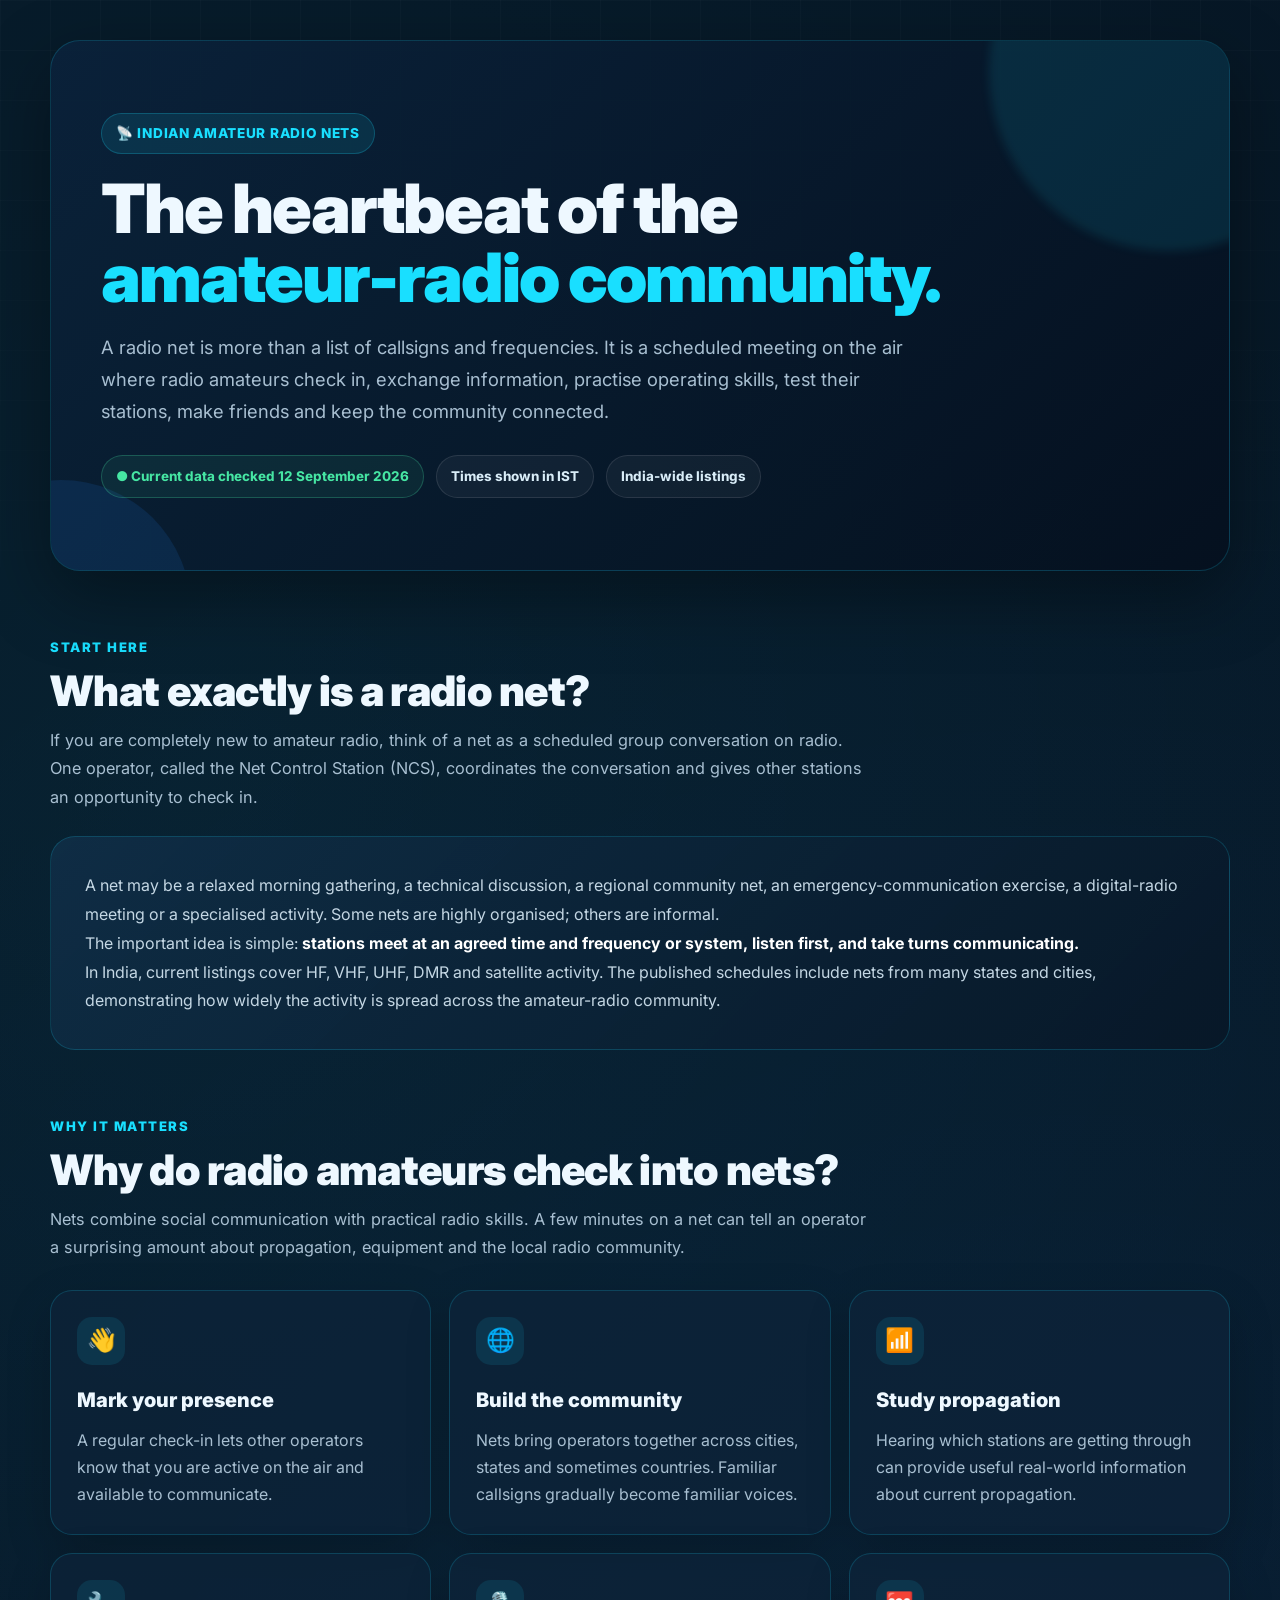
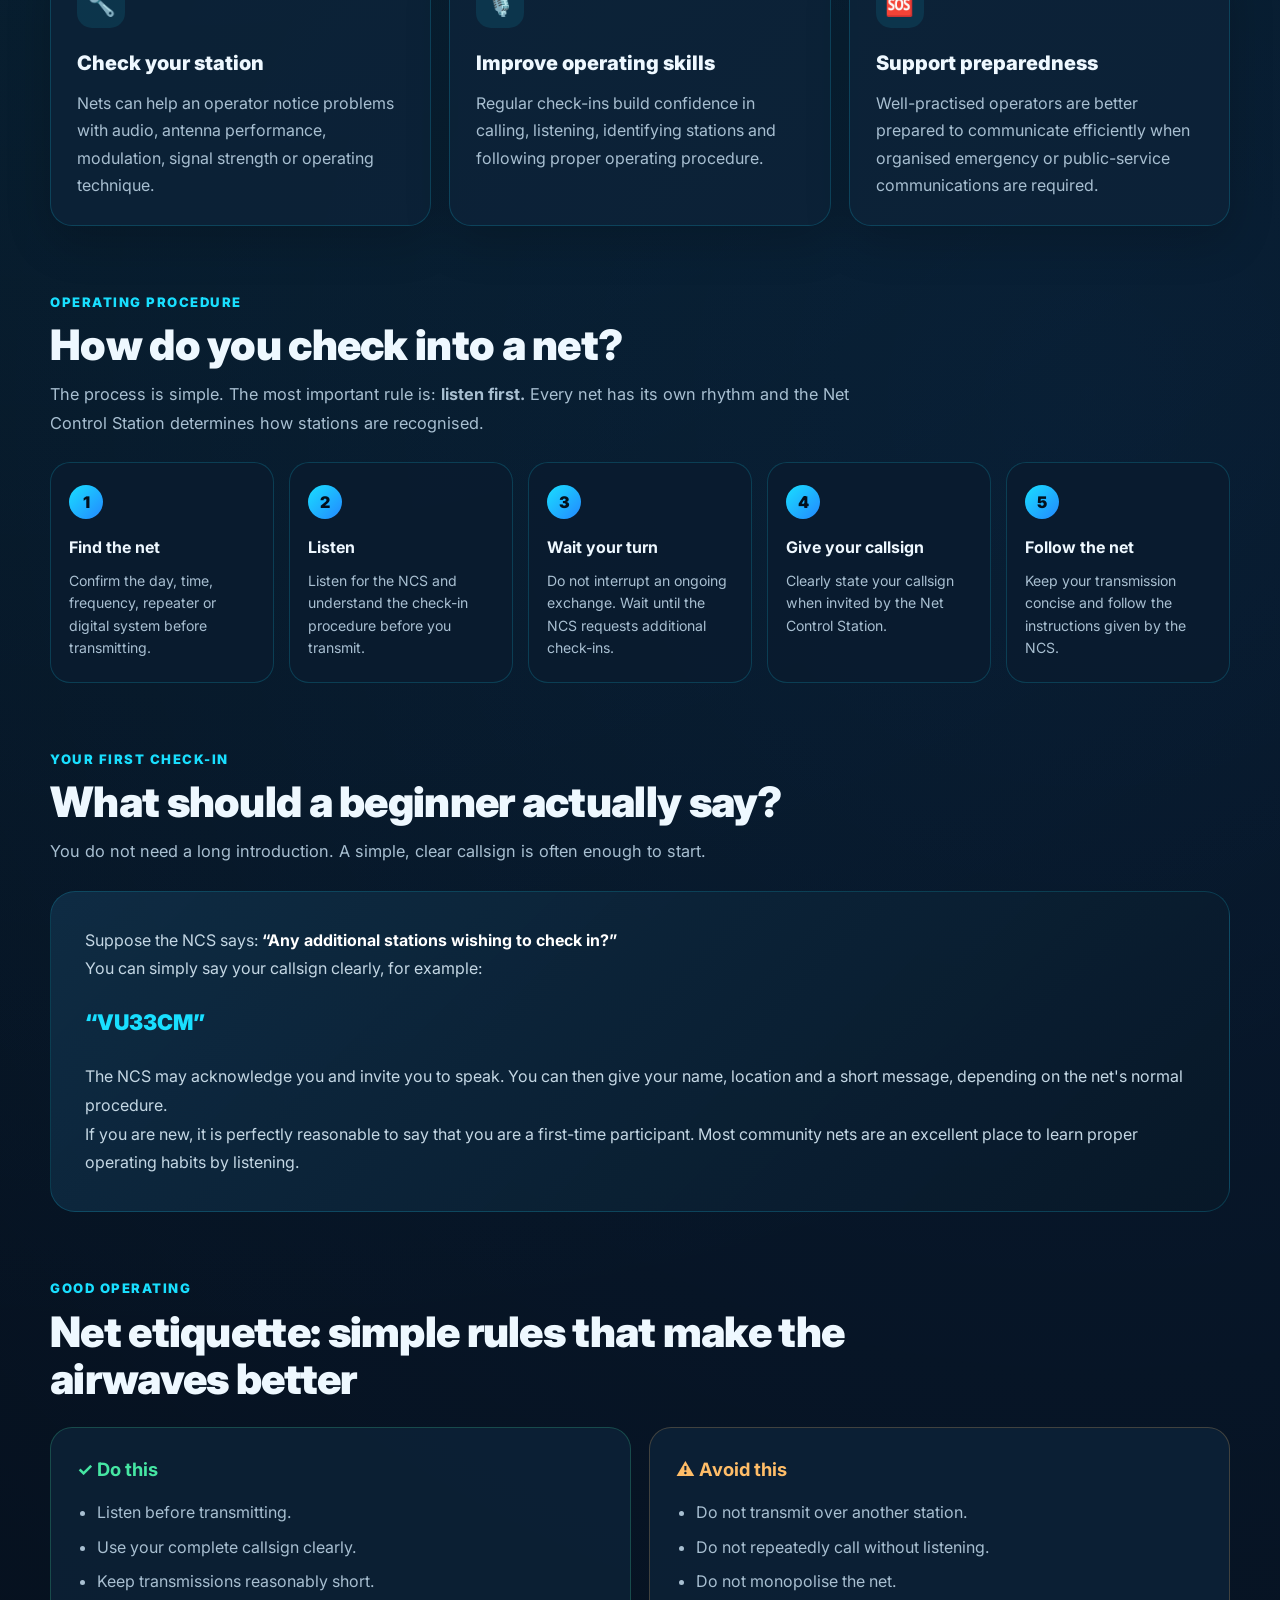
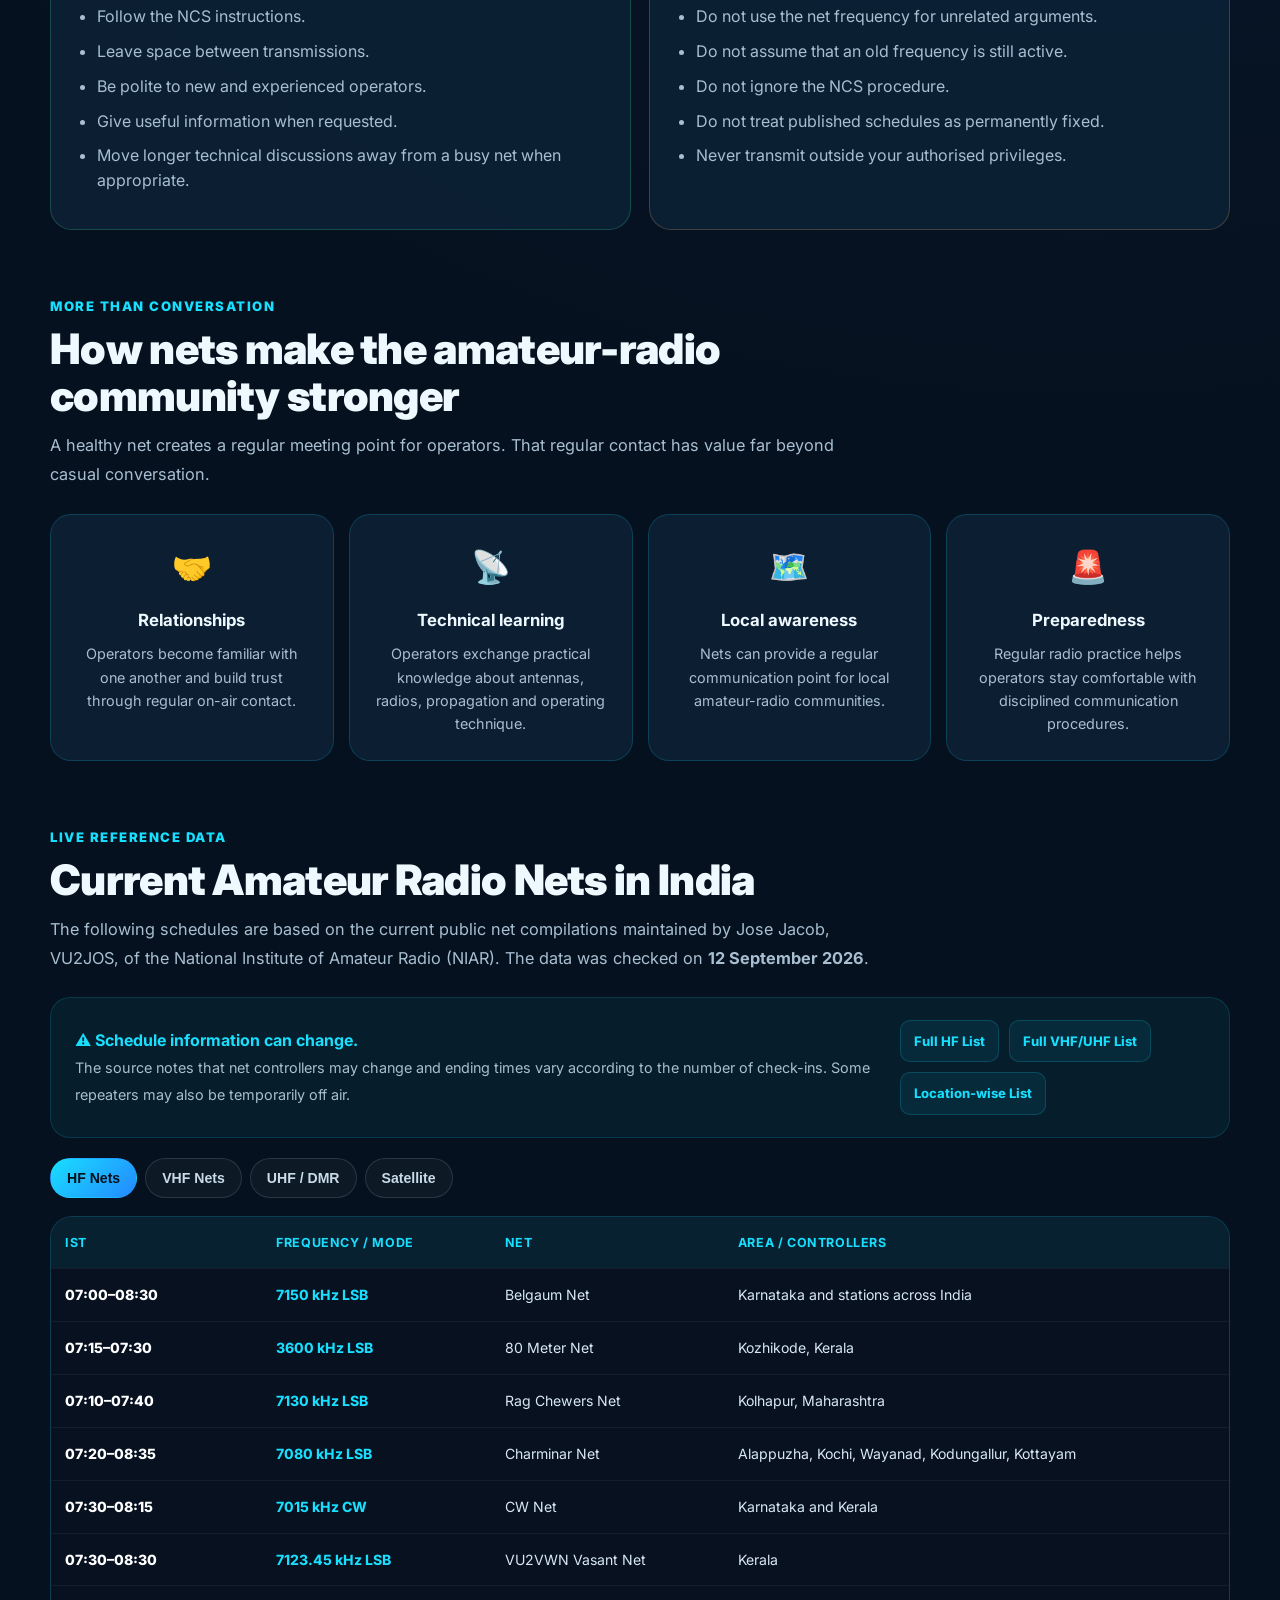
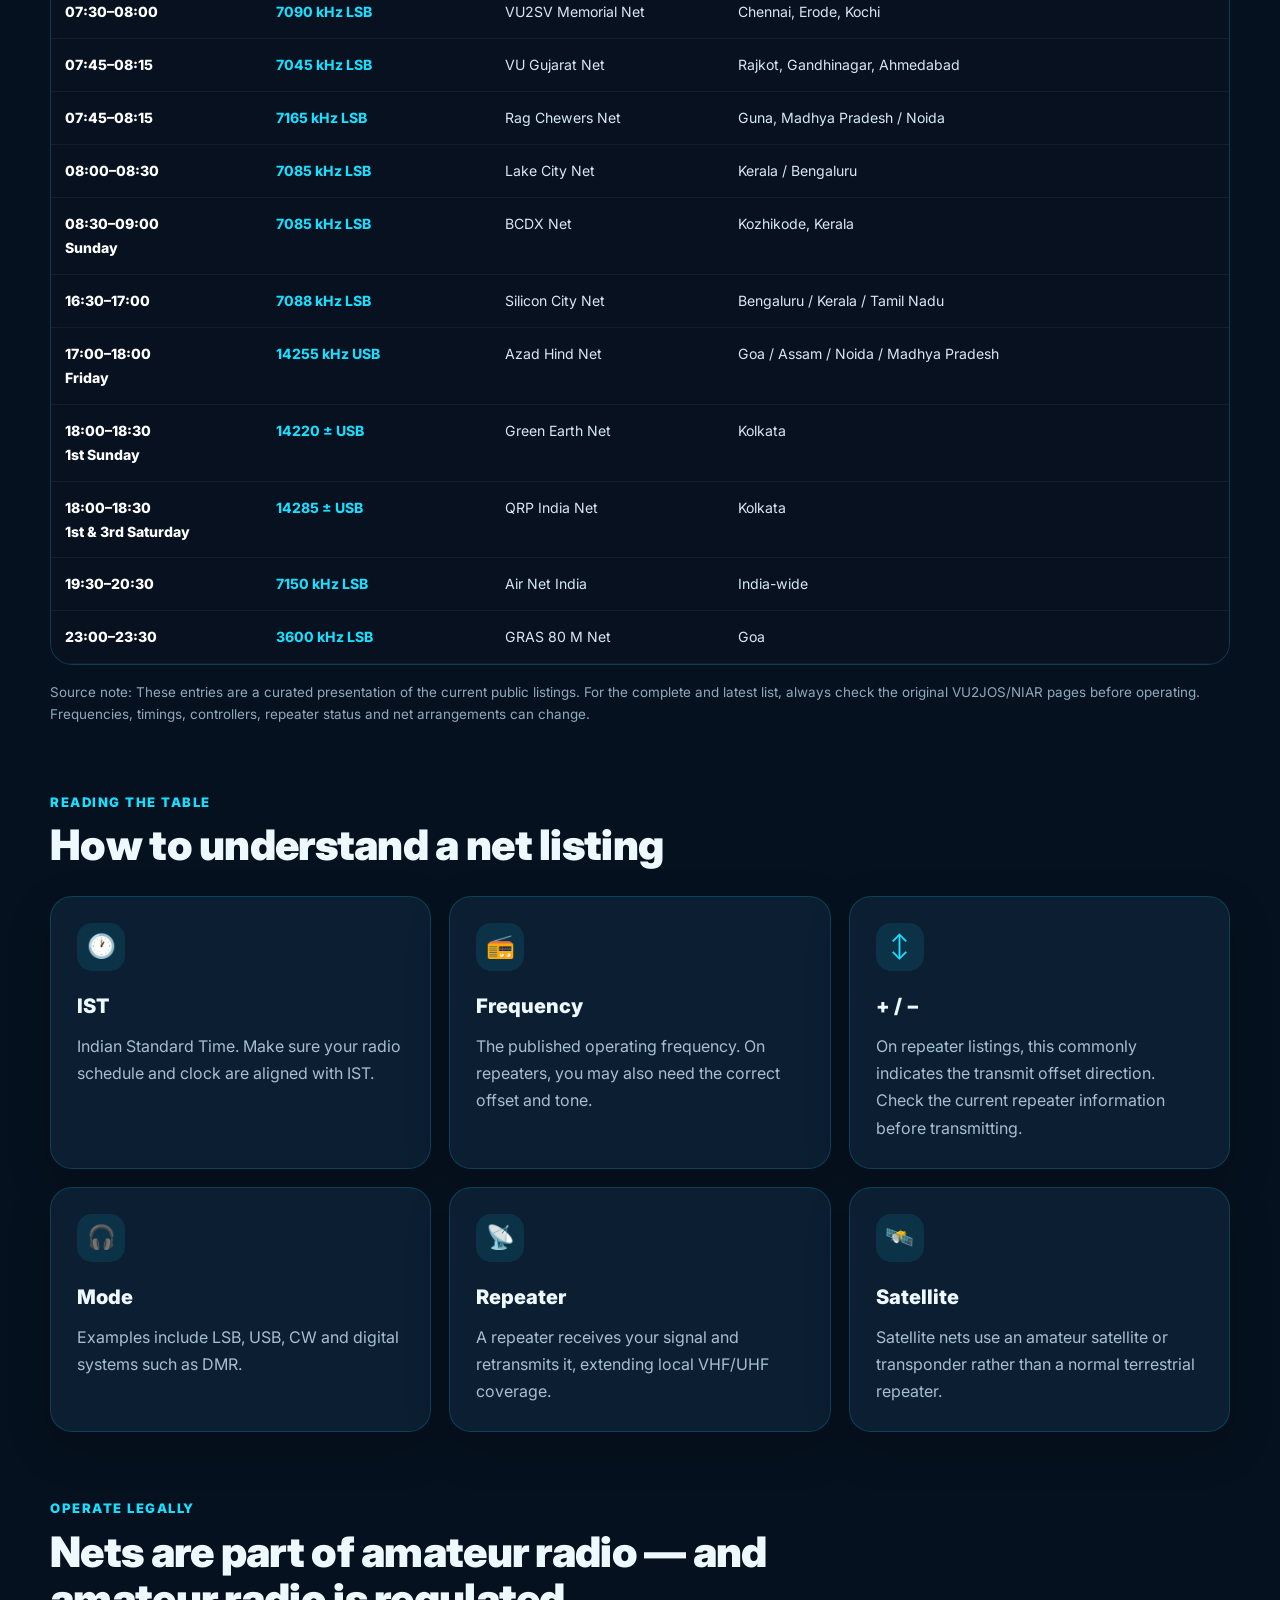
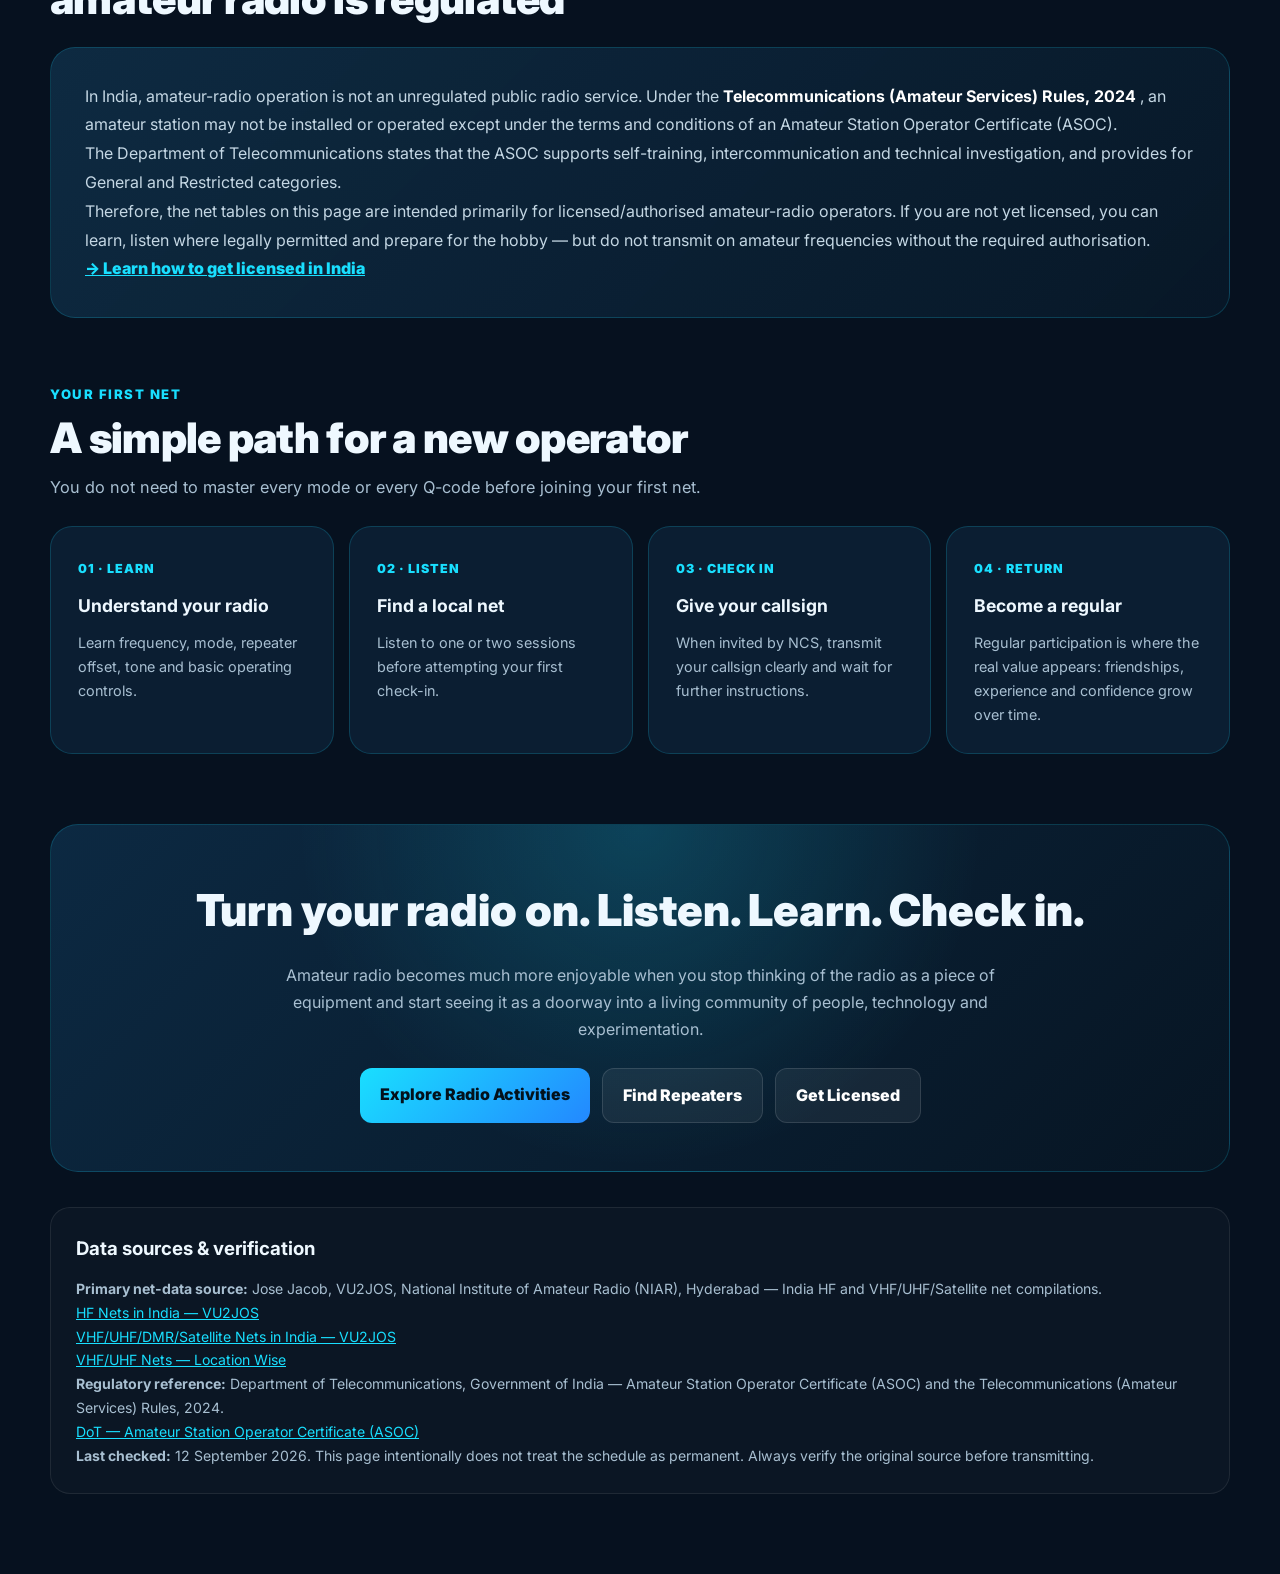
<file: nets.html>
<!DOCTYPE html>
<html lang="en">
<head>
<meta charset="UTF-8">
<meta name="viewport" content="width=device-width, initial-scale=1.0">

<title>Amateur Radio Nets in India | HAM Corner by VU33CM</title>

<meta name="description"
content="Learn what amateur radio nets are, how to check in, net etiquette, operating procedure, and current HF, VHF, UHF, DMR and satellite nets in India.">

<link rel="stylesheet" href="css/style.css">

<style>

/* =========================================================
   HAM CORNER — NETS PAGE
   ========================================================= */

:root {
    --net-bg: #06111f;
    --net-bg2: #091a2d;
    --net-card: rgba(14, 35, 57, 0.78);
    --net-card2: rgba(10, 28, 47, 0.92);
    --net-cyan: #19dfff;
    --net-blue: #2388ff;
    --net-text: #eef8ff;
    --net-muted: #a8bfd1;
    --net-border: rgba(25,223,255,.18);
    --net-green: #46e6a3;
    --net-orange: #ffbd68;
}

body {
    background:
        radial-gradient(circle at 15% 10%, rgba(25,223,255,.08), transparent 30%),
        radial-gradient(circle at 85% 25%, rgba(35,136,255,.08), transparent 28%),
        var(--net-bg);
    color: var(--net-text);
}

/* Main page */

.nets-page {
    max-width: 1220px;
    margin: 0 auto;
    padding: 40px 20px 80px;
}

/* Hero */

.nets-hero {
    position: relative;
    overflow: hidden;
    padding: 72px 50px;
    border-radius: 30px;
    margin-bottom: 32px;
    background:
        linear-gradient(135deg,
            rgba(10,34,58,.97),
            rgba(5,17,31,.97));
    border: 1px solid var(--net-border);
    box-shadow: 0 25px 70px rgba(0,0,0,.35);
}

.nets-hero::before {
    content: "";
    position: absolute;
    width: 360px;
    height: 360px;
    right: -120px;
    top: -150px;
    border-radius: 50%;
    background: rgba(25,223,255,.10);
    filter: blur(5px);
}

.nets-hero::after {
    content: "";
    position: absolute;
    width: 260px;
    height: 260px;
    left: -120px;
    bottom: -170px;
    border-radius: 50%;
    background: rgba(35,136,255,.12);
}

.nets-eyebrow {
    position: relative;
    z-index: 2;
    display: inline-flex;
    align-items: center;
    gap: 8px;
    padding: 8px 14px;
    border-radius: 999px;
    background: rgba(25,223,255,.10);
    border: 1px solid rgba(25,223,255,.22);
    color: var(--net-cyan);
    font-size: .85rem;
    font-weight: 800;
    letter-spacing: .7px;
    text-transform: uppercase;
}

.nets-hero h1 {
    position: relative;
    z-index: 2;
    max-width: 850px;
    margin: 20px 0 18px;
    font-size: clamp(42px, 6vw, 68px);
    line-height: 1.02;
    letter-spacing: -2px;
    font-weight: 900;
}

.nets-hero h1 span {
    color: var(--net-cyan);
}

.nets-hero p {
    position: relative;
    z-index: 2;
    max-width: 820px;
    color: var(--net-muted);
    font-size: 1.15rem;
    line-height: 1.75;
    margin: 0;
}

.hero-status {
    position: relative;
    z-index: 2;
    display: flex;
    flex-wrap: wrap;
    gap: 12px;
    margin-top: 28px;
}

.status-pill {
    padding: 9px 14px;
    border-radius: 999px;
    font-size: .84rem;
    font-weight: 750;
    background: rgba(255,255,255,.045);
    border: 1px solid rgba(255,255,255,.10);
    color: #d9edf8;
}

.status-pill.live {
    color: var(--net-green);
    border-color: rgba(70,230,163,.25);
    background: rgba(70,230,163,.07);
}

/* Intro cards */

.net-grid {
    display: grid;
    grid-template-columns: repeat(3, 1fr);
    gap: 18px;
    margin: 28px 0 55px;
}

.net-card {
    background: var(--net-card);
    border: 1px solid var(--net-border);
    border-radius: 22px;
    padding: 26px;
    box-shadow: 0 16px 45px rgba(0,0,0,.18);
    transition: transform .25s ease, border-color .25s ease;
}

.net-card:hover {
    transform: translateY(-4px);
    border-color: rgba(25,223,255,.35);
}

.net-icon {
    width: 48px;
    height: 48px;
    display: grid;
    place-items: center;
    border-radius: 15px;
    margin-bottom: 18px;
    background: rgba(25,223,255,.10);
    color: var(--net-cyan);
    font-size: 1.45rem;
}

.net-card h3 {
    font-size: 1.25rem;
    margin: 0 0 10px;
    font-weight: 850;
}

.net-card p {
    margin: 0;
    color: var(--net-muted);
    line-height: 1.7;
}

/* Section */

.net-section {
    margin: 65px 0;
}

.net-section-header {
    max-width: 820px;
    margin-bottom: 25px;
}

.net-section-header .label {
    color: var(--net-cyan);
    font-size: .82rem;
    font-weight: 850;
    text-transform: uppercase;
    letter-spacing: 1.5px;
}

.net-section-header h2 {
    margin: 8px 0 12px;
    font-size: clamp(30px, 4vw, 42px);
    line-height: 1.12;
    font-weight: 900;
    letter-spacing: -.7px;
}

.net-section-header p {
    color: var(--net-muted);
    line-height: 1.75;
    font-size: 1.02rem;
}

/* Explain */

.explain-box {
    padding: 34px;
    border-radius: 25px;
    background:
        linear-gradient(135deg,
            rgba(16,47,72,.85),
            rgba(8,24,40,.95));
    border: 1px solid var(--net-border);
}

.explain-box p {
    color: #c4d7e4;
    line-height: 1.8;
}

.explain-box strong {
    color: white;
}

/* Process */

.process {
    display: grid;
    grid-template-columns: repeat(5, 1fr);
    gap: 15px;
    margin-top: 25px;
}

.process-step {
    position: relative;
    padding: 22px 18px;
    background: var(--net-card2);
    border: 1px solid var(--net-border);
    border-radius: 20px;
}

.process-number {
    width: 34px;
    height: 34px;
    display: grid;
    place-items: center;
    border-radius: 50%;
    background: linear-gradient(135deg,var(--net-cyan),var(--net-blue));
    color: #03101c;
    font-weight: 900;
    margin-bottom: 15px;
}

.process-step h3 {
    font-size: 1rem;
    margin: 0 0 8px;
}

.process-step p {
    color: var(--net-muted);
    font-size: .88rem;
    line-height: 1.6;
    margin: 0;
}

/* Etiquette */

.etiquette {
    display: grid;
    grid-template-columns: 1fr 1fr;
    gap: 18px;
}

.etiquette-box {
    padding: 26px;
    border-radius: 22px;
    background: var(--net-card);
    border: 1px solid var(--net-border);
}

.etiquette-box h3 {
    margin: 0 0 15px;
    font-size: 1.15rem;
}

.etiquette-box ul {
    padding-left: 20px;
    margin: 0;
}

.etiquette-box li {
    margin: 10px 0;
    color: var(--net-muted);
    line-height: 1.55;
}

.good {
    border-color: rgba(70,230,163,.22);
}

.good h3 {
    color: var(--net-green);
}

.avoid {
    border-color: rgba(255,189,104,.22);
}

.avoid h3 {
    color: var(--net-orange);
}

/* Community */

.community-flow {
    display: grid;
    grid-template-columns: repeat(4, 1fr);
    gap: 15px;
}

.community-item {
    padding: 25px;
    border-radius: 21px;
    text-align: center;
    background: var(--net-card);
    border: 1px solid var(--net-border);
}

.community-item .big {
    display: block;
    font-size: 2rem;
    margin-bottom: 12px;
}

.community-item h3 {
    margin: 0 0 8px;
    font-size: 1.05rem;
}

.community-item p {
    margin: 0;
    color: var(--net-muted);
    font-size: .9rem;
    line-height: 1.6;
}

/* Data area */

.data-intro {
    display: flex;
    justify-content: space-between;
    gap: 20px;
    align-items: center;
    margin-bottom: 20px;
    padding: 22px 24px;
    border-radius: 20px;
    background: rgba(25,223,255,.055);
    border: 1px solid rgba(25,223,255,.15);
}

.data-intro strong {
    color: var(--net-cyan);
}

.data-intro span {
    color: var(--net-muted);
    font-size: .9rem;
}

.data-links {
    display: flex;
    flex-wrap: wrap;
    gap: 10px;
}

.data-links a {
    display: inline-block;
    padding: 9px 13px;
    border-radius: 10px;
    text-decoration: none;
    color: var(--net-cyan);
    background: rgba(25,223,255,.07);
    border: 1px solid rgba(25,223,255,.18);
    font-size: .82rem;
    font-weight: 750;
}

.data-links a:hover {
    background: rgba(25,223,255,.13);
}

/* Tabs */

.net-tabs {
    display: flex;
    gap: 8px;
    flex-wrap: wrap;
    margin-bottom: 18px;
}

.net-tab {
    border: 1px solid rgba(255,255,255,.12);
    background: rgba(255,255,255,.035);
    color: #c8dbe7;
    padding: 11px 16px;
    border-radius: 999px;
    cursor: pointer;
    font-weight: 800;
    font-size: .88rem;
}

.net-tab.active {
    background: linear-gradient(135deg,var(--net-cyan),var(--net-blue));
    color: #03111c;
    border-color: transparent;
}

/* Tables */

.net-table-box {
    display: none;
    overflow: hidden;
    border-radius: 22px;
    border: 1px solid var(--net-border);
    background: var(--net-card2);
}

.net-table-box.active {
    display: block;
}

.table-scroll {
    overflow-x: auto;
}

.net-table {
    width: 100%;
    min-width: 780px;
    border-collapse: collapse;
}

.net-table th {
    text-align: left;
    padding: 15px 14px;
    background: rgba(25,223,255,.075);
    color: var(--net-cyan);
    font-size: .78rem;
    text-transform: uppercase;
    letter-spacing: .6px;
    white-space: nowrap;
}

.net-table td {
    padding: 14px;
    border-top: 1px solid rgba(255,255,255,.065);
    color: #d8e8f2;
    font-size: .88rem;
    vertical-align: top;
}

.net-table tr:hover td {
    background: rgba(25,223,255,.025);
}

.net-time {
    white-space: nowrap;
    color: white !important;
    font-weight: 800;
}

.net-frequency {
    color: var(--net-cyan) !important;
    font-weight: 750;
    white-space: nowrap;
}

.net-mode {
    display: inline-block;
    padding: 4px 8px;
    border-radius: 7px;
    background: rgba(255,255,255,.06);
    color: #d9edf8;
    font-size: .75rem;
    font-weight: 800;
}

/* Data note */

.data-note {
    margin-top: 16px;
    color: #8faabc;
    font-size: .84rem;
    line-height: 1.65;
}

/* Beginner */

.beginner-path {
    display: grid;
    grid-template-columns: repeat(4, 1fr);
    gap: 15px;
}

.path-card {
    padding: 27px;
    border-radius: 22px;
    background: var(--net-card);
    border: 1px solid var(--net-border);
}

.path-card span {
    display: inline-block;
    color: var(--net-cyan);
    font-size: .78rem;
    font-weight: 900;
    text-transform: uppercase;
    letter-spacing: 1px;
    margin-bottom: 12px;
}

.path-card h3 {
    margin: 0 0 10px;
    font-size: 1.1rem;
}

.path-card p {
    margin: 0;
    color: var(--net-muted);
    font-size: .9rem;
    line-height: 1.65;
}

/* CTA */

.nets-cta {
    margin-top: 70px;
    padding: 48px 40px;
    text-align: center;
    border-radius: 28px;
    background:
        radial-gradient(circle at 50% 0%, rgba(25,223,255,.18), transparent 50%),
        linear-gradient(135deg,#0c2942,#071523);
    border: 1px solid var(--net-border);
}

.nets-cta h2 {
    margin: 0 0 14px;
    font-size: clamp(30px,4vw,44px);
    font-weight: 900;
}

.nets-cta p {
    max-width: 720px;
    margin: 0 auto 24px;
    color: var(--net-muted);
    line-height: 1.7;
}

.cta-buttons {
    display: flex;
    justify-content: center;
    gap: 12px;
    flex-wrap: wrap;
}

.cta-button {
    display: inline-block;
    padding: 13px 20px;
    border-radius: 12px;
    text-decoration: none;
    font-weight: 850;
    background: linear-gradient(135deg,var(--net-cyan),var(--net-blue));
    color: #03111c;
}

.cta-button.secondary {
    background: rgba(255,255,255,.06);
    border: 1px solid rgba(255,255,255,.12);
    color: white;
}

/* Source box */

.sources {
    margin-top: 35px;
    padding: 25px;
    border-radius: 20px;
    background: rgba(255,255,255,.025);
    border: 1px solid rgba(255,255,255,.08);
}

.sources h3 {
    margin: 0 0 12px;
}

.sources p {
    color: var(--net-muted);
    font-size: .88rem;
    line-height: 1.7;
}

.sources a {
    color: var(--net-cyan);
}

/* Responsive */

@media(max-width:1000px) {

    .net-grid {
        grid-template-columns: 1fr 1fr;
    }

    .process {
        grid-template-columns: repeat(3,1fr);
    }

    .community-flow {
        grid-template-columns: 1fr 1fr;
    }

    .beginner-path {
        grid-template-columns: 1fr 1fr;
    }
}

@media(max-width:700px) {

    .nets-page {
        padding: 25px 14px 60px;
    }

    .nets-hero {
        padding: 45px 25px;
        border-radius: 24px;
    }

    .nets-hero h1 {
        font-size: 40px;
        letter-spacing: -1.2px;
    }

    .nets-hero p {
        font-size: 1rem;
    }

    .net-grid,
    .etiquette,
    .community-flow,
    .beginner-path,
    .process {
        grid-template-columns: 1fr;
    }

    .net-section {
        margin: 48px 0;
    }

    .explain-box {
        padding: 25px;
    }

    .data-intro {
        flex-direction: column;
        align-items: flex-start;
    }

    .net-table {
        min-width: 760px;
    }

    .nets-cta {
        padding: 38px 22px;
    }
}

</style>
</head>

<body>

<!-- =========================================================
     MAIN
     ========================================================= -->

<main class="nets-page">

    <!-- HERO -->

    <section class="nets-hero">

        <div class="nets-eyebrow">
            📡 Indian Amateur Radio Nets
        </div>

        <h1>
            The heartbeat of the
            <span>amateur-radio community.</span>
        </h1>

        <p>
            A radio net is more than a list of callsigns and frequencies.
            It is a scheduled meeting on the air where radio amateurs
            check in, exchange information, practise operating skills,
            test their stations, make friends and keep the community connected.
        </p>

        <div class="hero-status">
            <span class="status-pill live">
                ● Current data checked 12 September 2026
            </span>

            <span class="status-pill">
                Times shown in IST
            </span>

            <span class="status-pill">
                India-wide listings
            </span>
        </div>

    </section>


    <!-- WHAT IS A NET -->

    <section class="net-section">

        <div class="net-section-header">

            <div class="label">Start here</div>

            <h2>
                What exactly is a radio net?
            </h2>

            <p>
                If you are completely new to amateur radio, think of a net
                as a scheduled group conversation on radio. One operator,
                called the Net Control Station (NCS), coordinates the
                conversation and gives other stations an opportunity to check in.
            </p>

        </div>

        <div class="explain-box">

            <p>
                A net may be a relaxed morning gathering, a technical
                discussion, a regional community net, an emergency-communication
                exercise, a digital-radio meeting or a specialised activity.
                Some nets are highly organised; others are informal.
            </p>

            <p>
                The important idea is simple:
                <strong>
                    stations meet at an agreed time and frequency or system,
                    listen first, and take turns communicating.
                </strong>
            </p>

            <p>
                In India, current listings cover HF, VHF, UHF, DMR and
                satellite activity. The published schedules include nets
                from many states and cities, demonstrating how widely the
                activity is spread across the amateur-radio community.
            </p>

        </div>

    </section>


    <!-- WHY NETS -->

    <section class="net-section">

        <div class="net-section-header">

            <div class="label">Why it matters</div>

            <h2>
                Why do radio amateurs check into nets?
            </h2>

            <p>
                Nets combine social communication with practical radio skills.
                A few minutes on a net can tell an operator a surprising amount
                about propagation, equipment and the local radio community.
            </p>

        </div>

        <div class="net-grid">

            <div class="net-card">
                <div class="net-icon">👋</div>
                <h3>Mark your presence</h3>
                <p>
                    A regular check-in lets other operators know that you
                    are active on the air and available to communicate.
                </p>
            </div>

            <div class="net-card">
                <div class="net-icon">🌐</div>
                <h3>Build the community</h3>
                <p>
                    Nets bring operators together across cities, states
                    and sometimes countries. Familiar callsigns gradually
                    become familiar voices.
                </p>
            </div>

            <div class="net-card">
                <div class="net-icon">📶</div>
                <h3>Study propagation</h3>
                <p>
                    Hearing which stations are getting through can provide
                    useful real-world information about current propagation.
                </p>
            </div>

            <div class="net-card">
                <div class="net-icon">🔧</div>
                <h3>Check your station</h3>
                <p>
                    Nets can help an operator notice problems with audio,
                    antenna performance, modulation, signal strength or
                    operating technique.
                </p>
            </div>

            <div class="net-card">
                <div class="net-icon">🎙️</div>
                <h3>Improve operating skills</h3>
                <p>
                    Regular check-ins build confidence in calling,
                    listening, identifying stations and following proper
                    operating procedure.
                </p>
            </div>

            <div class="net-card">
                <div class="net-icon">🆘</div>
                <h3>Support preparedness</h3>
                <p>
                    Well-practised operators are better prepared to
                    communicate efficiently when organised emergency or
                    public-service communications are required.
                </p>
            </div>

        </div>

    </section>


    <!-- PROCEDURE -->

    <section class="net-section">

        <div class="net-section-header">

            <div class="label">Operating procedure</div>

            <h2>
                How do you check into a net?
            </h2>

            <p>
                The process is simple. The most important rule is:
                <strong>listen first.</strong>
                Every net has its own rhythm and the Net Control Station
                determines how stations are recognised.
            </p>

        </div>

        <div class="process">

            <div class="process-step">
                <div class="process-number">1</div>
                <h3>Find the net</h3>
                <p>
                    Confirm the day, time, frequency, repeater or digital
                    system before transmitting.
                </p>
            </div>

            <div class="process-step">
                <div class="process-number">2</div>
                <h3>Listen</h3>
                <p>
                    Listen for the NCS and understand the check-in
                    procedure before you transmit.
                </p>
            </div>

            <div class="process-step">
                <div class="process-number">3</div>
                <h3>Wait your turn</h3>
                <p>
                    Do not interrupt an ongoing exchange. Wait until
                    the NCS requests additional check-ins.
                </p>
            </div>

            <div class="process-step">
                <div class="process-number">4</div>
                <h3>Give your callsign</h3>
                <p>
                    Clearly state your callsign when invited by the
                    Net Control Station.
                </p>
            </div>

            <div class="process-step">
                <div class="process-number">5</div>
                <h3>Follow the net</h3>
                <p>
                    Keep your transmission concise and follow the
                    instructions given by the NCS.
                </p>
            </div>

        </div>

    </section>


    <!-- WHAT TO SAY -->

    <section class="net-section">

        <div class="net-section-header">

            <div class="label">Your first check-in</div>

            <h2>
                What should a beginner actually say?
            </h2>

            <p>
                You do not need a long introduction. A simple, clear
                callsign is often enough to start.
            </p>

        </div>

        <div class="explain-box">

            <p>
                Suppose the NCS says:
                <strong>
                    “Any additional stations wishing to check in?”
                </strong>
            </p>

            <p>
                You can simply say your callsign clearly, for example:
            </p>

            <p style="
                font-size:1.35rem;
                font-weight:900;
                color:#19dfff;
                margin:20px 0;
            ">
                “VU33CM”
            </p>

            <p>
                The NCS may acknowledge you and invite you to speak.
                You can then give your name, location and a short message,
                depending on the net's normal procedure.
            </p>

            <p>
                If you are new, it is perfectly reasonable to say that you
                are a first-time participant. Most community nets are an
                excellent place to learn proper operating habits by listening.
            </p>

        </div>

    </section>


    <!-- ETIQUETTE -->

    <section class="net-section">

        <div class="net-section-header">

            <div class="label">Good operating</div>

            <h2>
                Net etiquette: simple rules that make the airwaves better
            </h2>

        </div>

        <div class="etiquette">

            <div class="etiquette-box good">

                <h3>✓ Do this</h3>

                <ul>
                    <li>Listen before transmitting.</li>
                    <li>Use your complete callsign clearly.</li>
                    <li>Keep transmissions reasonably short.</li>
                    <li>Follow the NCS instructions.</li>
                    <li>Leave space between transmissions.</li>
                    <li>Be polite to new and experienced operators.</li>
                    <li>Give useful information when requested.</li>
                    <li>Move longer technical discussions away from a busy net when appropriate.</li>
                </ul>

            </div>

            <div class="etiquette-box avoid">

                <h3>⚠ Avoid this</h3>

                <ul>
                    <li>Do not transmit over another station.</li>
                    <li>Do not repeatedly call without listening.</li>
                    <li>Do not monopolise the net.</li>
                    <li>Do not use the net frequency for unrelated arguments.</li>
                    <li>Do not assume that an old frequency is still active.</li>
                    <li>Do not ignore the NCS procedure.</li>
                    <li>Do not treat published schedules as permanently fixed.</li>
                    <li>Never transmit outside your authorised privileges.</li>
                </ul>

            </div>

        </div>

    </section>


    <!-- COMMUNITY -->

    <section class="net-section">

        <div class="net-section-header">

            <div class="label">More than conversation</div>

            <h2>
                How nets make the amateur-radio community stronger
            </h2>

            <p>
                A healthy net creates a regular meeting point for operators.
                That regular contact has value far beyond casual conversation.
            </p>

        </div>

        <div class="community-flow">

            <div class="community-item">
                <span class="big">🤝</span>
                <h3>Relationships</h3>
                <p>
                    Operators become familiar with one another and build
                    trust through regular on-air contact.
                </p>
            </div>

            <div class="community-item">
                <span class="big">📡</span>
                <h3>Technical learning</h3>
                <p>
                    Operators exchange practical knowledge about antennas,
                    radios, propagation and operating technique.
                </p>
            </div>

            <div class="community-item">
                <span class="big">🗺️</span>
                <h3>Local awareness</h3>
                <p>
                    Nets can provide a regular communication point for
                    local amateur-radio communities.
                </p>
            </div>

            <div class="community-item">
                <span class="big">🚨</span>
                <h3>Preparedness</h3>
                <p>
                    Regular radio practice helps operators stay comfortable
                    with disciplined communication procedures.
                </p>
            </div>

        </div>

    </section>


    <!-- CURRENT DATA -->

    <section class="net-section" id="current-nets">

        <div class="net-section-header">

            <div class="label">Live reference data</div>

            <h2>
                Current Amateur Radio Nets in India
            </h2>

            <p>
                The following schedules are based on the current public
                net compilations maintained by Jose Jacob, VU2JOS,
                of the National Institute of Amateur Radio (NIAR).
                The data was checked on <strong>12 September 2026</strong>.
            </p>

        </div>

        <div class="data-intro">

            <div>
                <strong>⚠ Schedule information can change.</strong>
                <br>
                <span>
                    The source notes that net controllers may change and
                    ending times vary according to the number of check-ins.
                    Some repeaters may also be temporarily off air.
                </span>
            </div>

            <div class="data-links">

                <a href="https://qsl.net/vu2jos/HF_Nets.htm"
                   target="_blank"
                   rel="noopener">
                    Full HF List
                </a>

                <a href="https://qsl.net/vu2jos/VHF.htm"
                   target="_blank"
                   rel="noopener">
                    Full VHF/UHF List
                </a>

                <a href="https://qsl.net/vu2jos/VHF1.htm"
                   target="_blank"
                   rel="noopener">
                    Location-wise List
                </a>

            </div>

        </div>


        <!-- TABS -->

        <div class="net-tabs">

            <button class="net-tab active" data-target="hf">
                HF Nets
            </button>

            <button class="net-tab" data-target="vhf">
                VHF Nets
            </button>

            <button class="net-tab" data-target="uhf">
                UHF / DMR
            </button>

            <button class="net-tab" data-target="sat">
                Satellite
            </button>

        </div>


        <!-- HF -->

        <div class="net-table-box active" id="hf">

            <div class="table-scroll">

                <table class="net-table">

                    <thead>
                        <tr>
                            <th>IST</th>
                            <th>Frequency / Mode</th>
                            <th>Net</th>
                            <th>Area / Controllers</th>
                        </tr>
                    </thead>

                    <tbody>

                        <tr>
                            <td class="net-time">07:00–08:30</td>
                            <td class="net-frequency">7150 kHz LSB</td>
                            <td>Belgaum Net</td>
                            <td>Karnataka and stations across India</td>
                        </tr>

                        <tr>
                            <td class="net-time">07:15–07:30</td>
                            <td class="net-frequency">3600 kHz LSB</td>
                            <td>80 Meter Net</td>
                            <td>Kozhikode, Kerala</td>
                        </tr>

                        <tr>
                            <td class="net-time">07:10–07:40</td>
                            <td class="net-frequency">7130 kHz LSB</td>
                            <td>Rag Chewers Net</td>
                            <td>Kolhapur, Maharashtra</td>
                        </tr>

                        <tr>
                            <td class="net-time">07:20–08:35</td>
                            <td class="net-frequency">7080 kHz LSB</td>
                            <td>Charminar Net</td>
                            <td>Alappuzha, Kochi, Wayanad, Kodungallur, Kottayam</td>
                        </tr>

                        <tr>
                            <td class="net-time">07:30–08:15</td>
                            <td class="net-frequency">7015 kHz CW</td>
                            <td>CW Net</td>
                            <td>Karnataka and Kerala</td>
                        </tr>

                        <tr>
                            <td class="net-time">07:30–08:30</td>
                            <td class="net-frequency">7123.45 kHz LSB</td>
                            <td>VU2VWN Vasant Net</td>
                            <td>Kerala</td>
                        </tr>

                        <tr>
                            <td class="net-time">07:30–08:00</td>
                            <td class="net-frequency">7090 kHz LSB</td>
                            <td>VU2SV Memorial Net</td>
                            <td>Chennai, Erode, Kochi</td>
                        </tr>

                        <tr>
                            <td class="net-time">07:45–08:15</td>
                            <td class="net-frequency">7045 kHz LSB</td>
                            <td>VU Gujarat Net</td>
                            <td>Rajkot, Gandhinagar, Ahmedabad</td>
                        </tr>

                        <tr>
                            <td class="net-time">07:45–08:15</td>
                            <td class="net-frequency">7165 kHz LSB</td>
                            <td>Rag Chewers Net</td>
                            <td>Guna, Madhya Pradesh / Noida</td>
                        </tr>

                        <tr>
                            <td class="net-time">08:00–08:30</td>
                            <td class="net-frequency">7085 kHz LSB</td>
                            <td>Lake City Net</td>
                            <td>Kerala / Bengaluru</td>
                        </tr>

                        <tr>
                            <td class="net-time">08:30–09:00<br>Sunday</td>
                            <td class="net-frequency">7085 kHz LSB</td>
                            <td>BCDX Net</td>
                            <td>Kozhikode, Kerala</td>
                        </tr>

                        <tr>
                            <td class="net-time">16:30–17:00</td>
                            <td class="net-frequency">7088 kHz LSB</td>
                            <td>Silicon City Net</td>
                            <td>Bengaluru / Kerala / Tamil Nadu</td>
                        </tr>

                        <tr>
                            <td class="net-time">17:00–18:00<br>Friday</td>
                            <td class="net-frequency">14255 kHz USB</td>
                            <td>Azad Hind Net</td>
                            <td>Goa / Assam / Noida / Madhya Pradesh</td>
                        </tr>

                        <tr>
                            <td class="net-time">18:00–18:30<br>1st Sunday</td>
                            <td class="net-frequency">14220 ± USB</td>
                            <td>Green Earth Net</td>
                            <td>Kolkata</td>
                        </tr>

                        <tr>
                            <td class="net-time">18:00–18:30<br>1st & 3rd Saturday</td>
                            <td class="net-frequency">14285 ± USB</td>
                            <td>QRP India Net</td>
                            <td>Kolkata</td>
                        </tr>

                        <tr>
                            <td class="net-time">19:30–20:30</td>
                            <td class="net-frequency">7150 kHz LSB</td>
                            <td>Air Net India</td>
                            <td>India-wide</td>
                        </tr>

                        <tr>
                            <td class="net-time">23:00–23:30</td>
                            <td class="net-frequency">3600 kHz LSB</td>
                            <td>GRAS 80 M Net</td>
                            <td>Goa</td>
                        </tr>

                    </tbody>

                </table>

            </div>

        </div>


        <!-- VHF -->

        <div class="net-table-box" id="vhf">

            <div class="table-scroll">

                <table class="net-table">

                    <thead>
                        <tr>
                            <th>IST</th>
                            <th>Location</th>
                            <th>Frequency / Repeater</th>
                            <th>Net</th>
                        </tr>
                    </thead>

                    <tbody>

                        <tr>
                            <td class="net-time">06:30–07:00</td>
                            <td>Mangaluru, Karnataka</td>
                            <td class="net-frequency">VU2NIW — 145.425 −</td>
                            <td>MCW Net</td>
                        </tr>

                        <tr>
                            <td class="net-time">06:30–07:30</td>
                            <td>Bengaluru, Karnataka</td>
                            <td class="net-frequency">VU2IU — 145.800 −</td>
                            <td>Kho-Khro-Kho Net</td>
                        </tr>

                        <tr>
                            <td class="net-time">06:45–07:15</td>
                            <td>Ahmedabad, Gujarat</td>
                            <td class="net-frequency">VU2YCR — 145.200 −</td>
                            <td>Hi-Hello Net</td>
                        </tr>

                        <tr>
                            <td class="net-time">06:45–07:30</td>
                            <td>Yercaud, Tamil Nadu</td>
                            <td class="net-frequency">VU2CPI — 145.850 −</td>
                            <td>VU2PCP Paneer Memorial Net</td>
                        </tr>

                        <tr>
                            <td class="net-time">07:00–07:15</td>
                            <td>Wayanad, Kerala</td>
                            <td class="net-frequency">VU2RFF — 144.145 +</td>
                            <td>Phantom Rock Morning Net</td>
                        </tr>

                        <tr>
                            <td class="net-time">07:00–07:30</td>
                            <td>Bengaluru, Karnataka</td>
                            <td class="net-frequency">VU2TWO — 145.650 −</td>
                            <td>R3 Morning Net</td>
                        </tr>

                        <tr>
                            <td class="net-time">07:00–07:30</td>
                            <td>Chikmagalur, Karnataka</td>
                            <td class="net-frequency">VU2CHQ — 144.900 −</td>
                            <td>CARS Net</td>
                        </tr>

                        <tr>
                            <td class="net-time">07:30–07:45</td>
                            <td>Hyderabad, Telangana</td>
                            <td class="net-frequency">VU2LHR — 145.600 −</td>
                            <td>Hyderabad Morning Net</td>
                        </tr>

                        <tr>
                            <td class="net-time">07:30–08:00</td>
                            <td>Kollam, Kerala</td>
                            <td class="net-frequency">VU2CSD — 145.350 −</td>
                            <td>Lake City VHF Morning Net</td>
                        </tr>

                        <tr>
                            <td class="net-time">07:30–08:30</td>
                            <td>Patna, Bihar</td>
                            <td class="net-frequency">VU2MMP — 145.000 −</td>
                            <td>Patna VHF Net</td>
                        </tr>

                        <tr>
                            <td class="net-time">08:00–08:15</td>
                            <td>Thrissur, Kerala</td>
                            <td class="net-frequency">VU2IAC — 144.825 −</td>
                            <td>VU2IAC Morning Net</td>
                        </tr>

                        <tr>
                            <td class="net-time">08:00–08:30</td>
                            <td>Gandhinagar, Gujarat</td>
                            <td class="net-frequency">VU2WDF — 145.400 −</td>
                            <td>Good Morning Net</td>
                        </tr>

                        <tr>
                            <td class="net-time">09:30–10:00<br>Sunday</td>
                            <td>Bhopal, Madhya Pradesh</td>
                            <td class="net-frequency">145.500 Simplex</td>
                            <td>Bhopal VHF Net</td>
                        </tr>

                        <tr>
                            <td class="net-time">17:00–17:30</td>
                            <td>Goa</td>
                            <td class="net-frequency">145.500 Simplex</td>
                            <td>Goa VHF Net</td>
                        </tr>

                        <tr>
                            <td class="net-time">20:00–20:15</td>
                            <td>Bengaluru, Karnataka</td>
                            <td class="net-frequency">VU2ZO — 145.275 +</td>
                            <td>Namma Bengaluru DMR Net</td>
                        </tr>

                        <tr>
                            <td class="net-time">20:00–20:15</td>
                            <td>Lucknow, Uttar Pradesh</td>
                            <td class="net-frequency">145.200 / CTCSS 123</td>
                            <td>Shan-e-Oudh Net</td>
                        </tr>

                        <tr>
                            <td class="net-time">20:30–21:00</td>
                            <td>Patna, Bihar</td>
                            <td class="net-frequency">VU2MMP — 145.000 −</td>
                            <td>Patna VHF Net</td>
                        </tr>

                        <tr>
                            <td class="net-time">20:45–21:00</td>
                            <td>Kozhikode, Kerala</td>
                            <td class="net-frequency">VU2CSR — 145.625 −</td>
                            <td>CSR Net</td>
                        </tr>

                        <tr>
                            <td class="net-time">21:00–21:15</td>
                            <td>Thiruvananthapuram, Kerala</td>
                            <td class="net-frequency">VU2XT — 145.600 −</td>
                            <td>XT Evening Net</td>
                        </tr>

                        <tr>
                            <td class="net-time">21:00–21:30</td>
                            <td>New Delhi</td>
                            <td class="net-frequency">VU2FUN — 145.670 −</td>
                            <td>Delhi VHF Net — Saturdays</td>
                        </tr>

                        <tr>
                            <td class="net-time">21:00–21:30</td>
                            <td>Bengaluru, Karnataka</td>
                            <td class="net-frequency">VU2IU — 145.800 −</td>
                            <td>Silicon City Net</td>
                        </tr>

                        <tr>
                            <td class="net-time">21:00–21:30</td>
                            <td>Kollam, Kerala</td>
                            <td class="net-frequency">VU2CSD — 145.350 −</td>
                            <td>Lake City Evening Net</td>
                        </tr>

                        <tr>
                            <td class="net-time">21:30–21:45</td>
                            <td>Kannur, Kerala</td>
                            <td class="net-frequency">VU2MWW — 145.675 −</td>
                            <td>Malabar Repeater Evening Net</td>
                        </tr>

                        <tr>
                            <td class="net-time">21:45–22:00</td>
                            <td>Mumbai, Maharashtra</td>
                            <td class="net-frequency">VU2BPB — 145.400 −</td>
                            <td>Night Owl's Net</td>
                        </tr>

                        <tr>
                            <td class="net-time">22:00–23:00<br>Saturday</td>
                            <td>Pune, Maharashtra</td>
                            <td class="net-frequency">VU2PHA — 145.100 +</td>
                            <td>Puneree VHF Net</td>
                        </tr>

                        <tr>
                            <td class="net-time">22:30–23:00</td>
                            <td>Kolkata, West Bengal</td>
                            <td class="net-frequency">VU2CVH — 145.675 −</td>
                            <td>Kolkata VHF Net</td>
                        </tr>

                        <tr>
                            <td class="net-time">00:00</td>
                            <td>Ahmedabad, Gujarat</td>
                            <td class="net-frequency">VU2YCR — 145.200 −</td>
                            <td>Aghori Net</td>
                        </tr>

                    </tbody>

                </table>

            </div>

        </div>


        <!-- UHF / DMR -->

        <div class="net-table-box" id="uhf">

            <div class="table-scroll">

                <table class="net-table">

                    <thead>
                        <tr>
                            <th>IST</th>
                            <th>Location</th>
                            <th>System / Frequency</th>
                            <th>Net</th>
                        </tr>
                    </thead>

                    <tbody>

                        <tr>
                            <td class="net-time">06:30–06:50</td>
                            <td>Chennai, Tamil Nadu</td>
                            <td class="net-frequency">VU2MWG — 435.800 −</td>
                            <td>
                                DMR Net
                                <br>
                                <small>TG 4040454 · Colour Code 1 · TS2</small>
                            </td>
                        </tr>

                        <tr>
                            <td class="net-time">08:00–08:15<br>Sat & Sun</td>
                            <td>Hyderabad, Telangana</td>
                            <td class="net-frequency">434.500 Simplex</td>
                            <td>Hyderabad Ultra Net</td>
                        </tr>

                        <tr>
                            <td class="net-time">20:15–21:00</td>
                            <td>Bengaluru, Karnataka</td>
                            <td class="net-frequency">VU2ZOI — 434.050 +</td>
                            <td>Greater Bengaluru Ham Radio Net</td>
                        </tr>

                        <tr>
                            <td class="net-time">21:15–21:30</td>
                            <td>Pune, Maharashtra</td>
                            <td class="net-frequency">VU2DYQ — 434.100 +</td>
                            <td>Nandu's Misal Pav Net / EchoLink VU2DYQ-R</td>
                        </tr>

                    </tbody>

                </table>

            </div>

        </div>


        <!-- SATELLITE -->

        <div class="net-table-box" id="sat">

            <div class="table-scroll">

                <table class="net-table">

                    <thead>
                        <tr>
                            <th>IST</th>
                            <th>Satellite</th>
                            <th>Frequency</th>
                            <th>Activity</th>
                        </tr>
                    </thead>

                    <tbody>

                        <tr>
                            <td class="net-time">07:15–07:30</td>
                            <td>QO-100 / Qatar OSCAR-100</td>
                            <td class="net-frequency">10489.690 GHz</td>
                            <td>
                                Narrow-band SSB —
                                QO-100 India Morning Net
                            </td>
                        </tr>

                        <tr>
                            <td class="net-time">18:30<br>Sunday</td>
                            <td>QO-100 / Qatar OSCAR-100</td>
                            <td class="net-frequency">10499.250 GHz</td>
                            <td>
                                DATV Net
                            </td>
                        </tr>

                    </tbody>

                </table>

            </div>

        </div>


        <p class="data-note">
            Source note: These entries are a curated presentation of the
            current public listings. For the complete and latest list,
            always check the original VU2JOS/NIAR pages before operating.
            Frequencies, timings, controllers, repeater status and net
            arrangements can change.
        </p>

    </section>


    <!-- READING A FREQUENCY -->

    <section class="net-section">

        <div class="net-section-header">

            <div class="label">Reading the table</div>

            <h2>
                How to understand a net listing
            </h2>

        </div>

        <div class="net-grid">

            <div class="net-card">
                <div class="net-icon">🕐</div>
                <h3>IST</h3>
                <p>
                    Indian Standard Time. Make sure your radio schedule
                    and clock are aligned with IST.
                </p>
            </div>

            <div class="net-card">
                <div class="net-icon">📻</div>
                <h3>Frequency</h3>
                <p>
                    The published operating frequency. On repeaters,
                    you may also need the correct offset and tone.
                </p>
            </div>

            <div class="net-card">
                <div class="net-icon">↕️</div>
                <h3>+ / −</h3>
                <p>
                    On repeater listings, this commonly indicates the
                    transmit offset direction. Check the current repeater
                    information before transmitting.
                </p>
            </div>

            <div class="net-card">
                <div class="net-icon">🎧</div>
                <h3>Mode</h3>
                <p>
                    Examples include LSB, USB, CW and digital systems
                    such as DMR.
                </p>
            </div>

            <div class="net-card">
                <div class="net-icon">📡</div>
                <h3>Repeater</h3>
                <p>
                    A repeater receives your signal and retransmits it,
                    extending local VHF/UHF coverage.
                </p>
            </div>

            <div class="net-card">
                <div class="net-icon">🛰️</div>
                <h3>Satellite</h3>
                <p>
                    Satellite nets use an amateur satellite or transponder
                    rather than a normal terrestrial repeater.
                </p>
            </div>

        </div>

    </section>


    <!-- LICENSE -->

    <section class="net-section">

        <div class="net-section-header">

            <div class="label">Operate legally</div>

            <h2>
                Nets are part of amateur radio — and amateur radio is regulated
            </h2>

        </div>

        <div class="explain-box">

            <p>
                In India, amateur-radio operation is not an unregulated
                public radio service. Under the
                <strong>
                    Telecommunications (Amateur Services) Rules, 2024
                </strong>,
                an amateur station may not be installed or operated except
                under the terms and conditions of an Amateur Station Operator
                Certificate (ASOC).
            </p>

            <p>
                The Department of Telecommunications states that the ASOC
                supports self-training, intercommunication and technical
                investigation, and provides for General and Restricted
                categories.
            </p>

            <p>
                Therefore, the net tables on this page are intended primarily
                for licensed/authorised amateur-radio operators. If you are
                not yet licensed, you can learn, listen where legally
                permitted and prepare for the hobby — but do not transmit
                on amateur frequencies without the required authorisation.
            </p>

            <p>
                <a href="licensing.html"
                   style="color:#19dfff;font-weight:850;">
                    → Learn how to get licensed in India
                </a>
            </p>

        </div>

    </section>


    <!-- BEGINNER PATH -->

    <section class="net-section">

        <div class="net-section-header">

            <div class="label">Your first net</div>

            <h2>
                A simple path for a new operator
            </h2>

            <p>
                You do not need to master every mode or every Q-code before
                joining your first net.
            </p>

        </div>

        <div class="beginner-path">

            <div class="path-card">
                <span>01 · Learn</span>
                <h3>Understand your radio</h3>
                <p>
                    Learn frequency, mode, repeater offset, tone and
                    basic operating controls.
                </p>
            </div>

            <div class="path-card">
                <span>02 · Listen</span>
                <h3>Find a local net</h3>
                <p>
                    Listen to one or two sessions before attempting your
                    first check-in.
                </p>
            </div>

            <div class="path-card">
                <span>03 · Check in</span>
                <h3>Give your callsign</h3>
                <p>
                    When invited by NCS, transmit your callsign clearly
                    and wait for further instructions.
                </p>
            </div>

            <div class="path-card">
                <span>04 · Return</span>
                <h3>Become a regular</h3>
                <p>
                    Regular participation is where the real value appears:
                    friendships, experience and confidence grow over time.
                </p>
            </div>

        </div>

    </section>


    <!-- FINAL CTA -->

    <section class="nets-cta">

        <h2>
            Turn your radio on. Listen. Learn. Check in.
        </h2>

        <p>
            Amateur radio becomes much more enjoyable when you stop thinking
            of the radio as a piece of equipment and start seeing it as a
            doorway into a living community of people, technology and
            experimentation.
        </p>

        <div class="cta-buttons">

            <a href="activities.html" class="cta-button">
                Explore Radio Activities
            </a>

            <a href="repeaters.html" class="cta-button secondary">
                Find Repeaters
            </a>

            <a href="licensing.html" class="cta-button secondary">
                Get Licensed
            </a>

        </div>

    </section>


    <!-- SOURCES -->

    <section class="sources">

        <h3>Data sources & verification</h3>

        <p>
            <strong>Primary net-data source:</strong>
            Jose Jacob, VU2JOS, National Institute of Amateur Radio (NIAR),
            Hyderabad — India HF and VHF/UHF/Satellite net compilations.
        </p>

        <p>
            <a href="https://qsl.net/vu2jos/HF_Nets.htm"
               target="_blank"
               rel="noopener">
                HF Nets in India — VU2JOS
            </a>
        </p>

        <p>
            <a href="https://qsl.net/vu2jos/VHF.htm"
               target="_blank"
               rel="noopener">
                VHF/UHF/DMR/Satellite Nets in India — VU2JOS
            </a>
        </p>

        <p>
            <a href="https://qsl.net/vu2jos/VHF1.htm"
               target="_blank"
               rel="noopener">
                VHF/UHF Nets — Location Wise
            </a>
        </p>

        <p>
            <strong>Regulatory reference:</strong>
            Department of Telecommunications, Government of India —
            Amateur Station Operator Certificate (ASOC) and the
            Telecommunications (Amateur Services) Rules, 2024.
        </p>

        <p>
            <a href="https://www.eservices.dot.gov.in/amateur-station-operator-certificate-asoc"
               target="_blank"
               rel="noopener">
                DoT — Amateur Station Operator Certificate (ASOC)
            </a>
        </p>

        <p style="margin-bottom:0;">
            <strong>Last checked:</strong> 12 September 2026.
            This page intentionally does not treat the schedule as permanent.
            Always verify the original source before transmitting.
        </p>

    </section>

</main>


<script>

/* =========================================================
   NET TABLE TABS
   ========================================================= */

document.addEventListener("DOMContentLoaded", function () {

    const tabs = document.querySelectorAll(".net-tab");
    const boxes = document.querySelectorAll(".net-table-box");

    tabs.forEach(function (tab) {

        tab.addEventListener("click", function () {

            const target = tab.getAttribute("data-target");

            tabs.forEach(function (item) {
                item.classList.remove("active");
            });

            boxes.forEach(function (box) {
                box.classList.remove("active");
            });

            tab.classList.add("active");

            const targetBox =
                document.getElementById(target);

            if (targetBox) {
                targetBox.classList.add("active");
            }

        });

    });

});

</script>

</body>
</html>
</file>
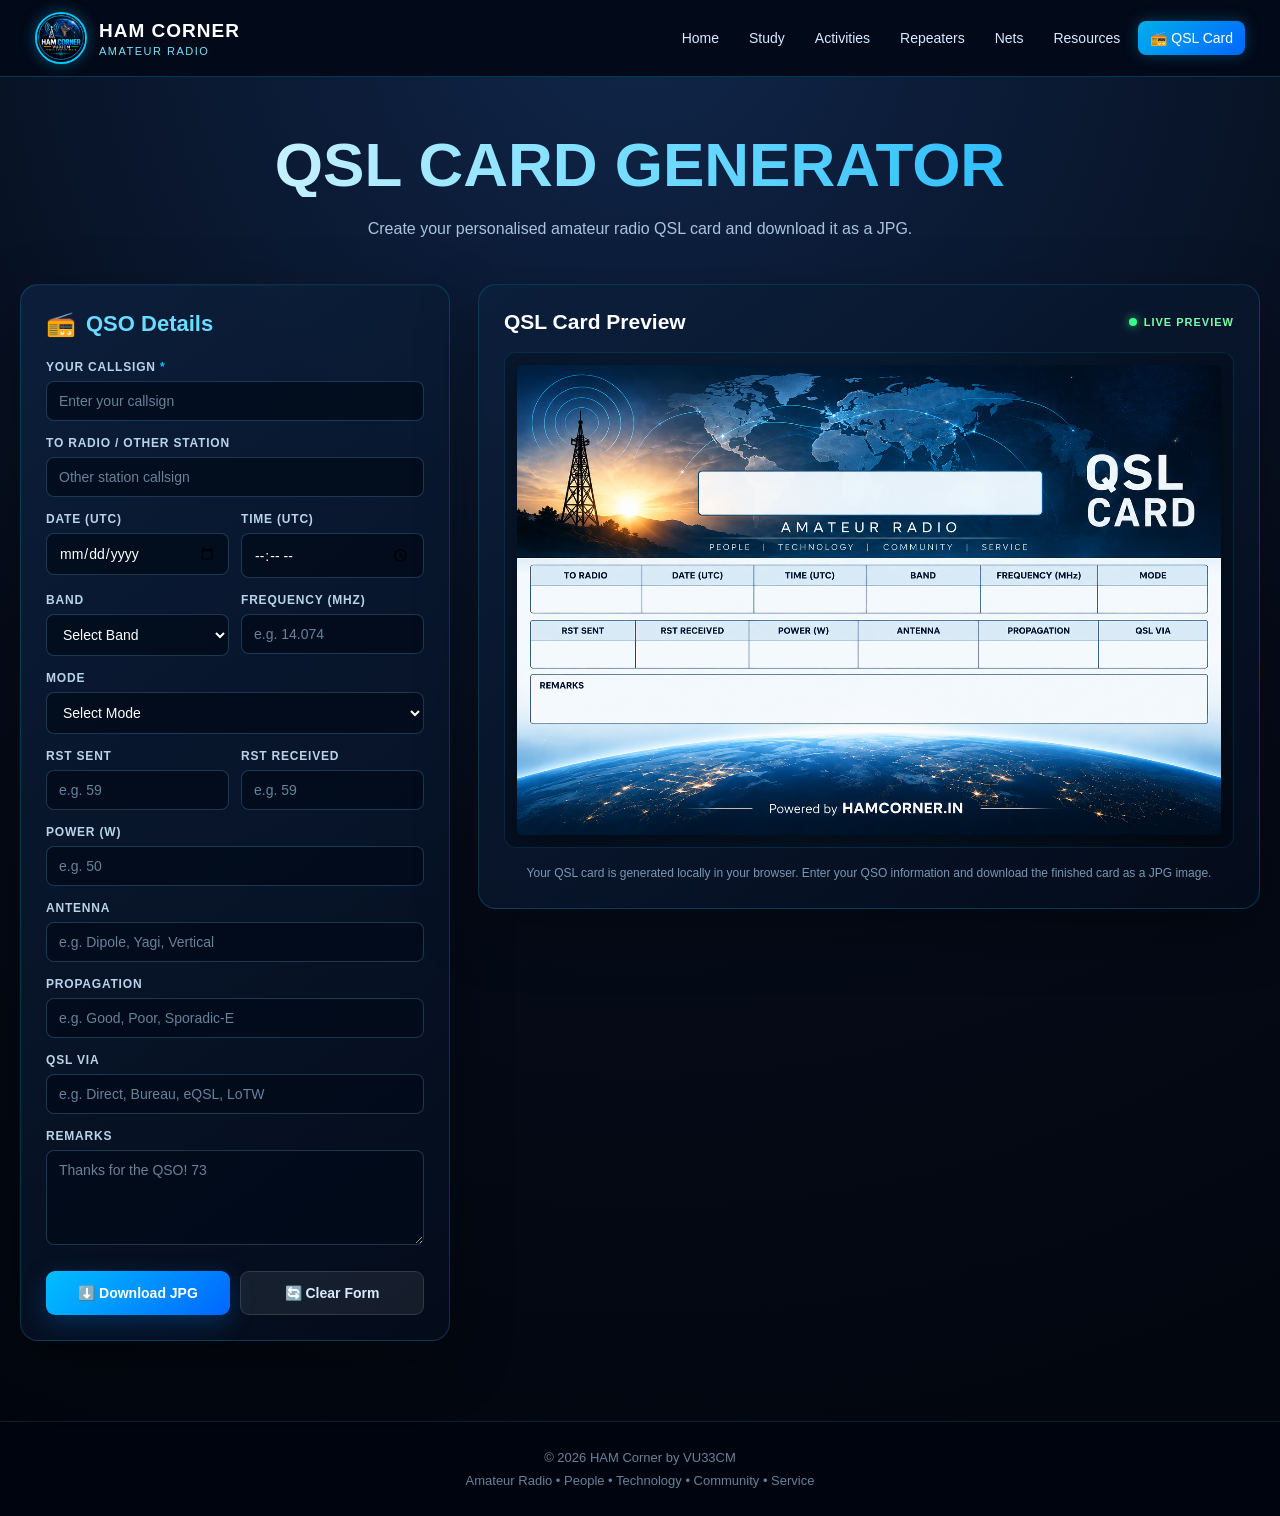
<file: qsl.html>
<!DOCTYPE html>
<html lang="en">

<head>

<meta charset="UTF-8">

<meta name="viewport"
      content="width=device-width, initial-scale=1.0">

<title>QSL Card Generator | HAM Corner by VU33CM</title>


<style>

/* =========================================================
   GENERAL
   ========================================================= */

* {
    box-sizing: border-box;
}

html {
    scroll-behavior: smooth;
}

body {
    margin: 0;

    font-family:
        Arial,
        Helvetica,
        sans-serif;

    background:
        radial-gradient(
            circle at top,
            #10264a 0%,
            #050b18 55%,
            #02050d 100%
        );

    color: #ffffff;
}


/* =========================================================
   HEADER
   ========================================================= */

header {

    width: 100%;

    background:
        rgba(3, 10, 24, 0.96);

    border-bottom:
        1px solid rgba(0, 200, 255, 0.25);

    position: sticky;

    top: 0;

    z-index: 1000;

    backdrop-filter: blur(12px);
}


.navbar {

    max-width: 1250px;

    margin: auto;

    min-height: 76px;

    padding:
        10px 20px;

    display: flex;

    align-items: center;

    justify-content: space-between;

    gap: 25px;
}


/* =========================================================
   BRAND
   ========================================================= */

.brand {

    display: flex;

    align-items: center;

    gap: 12px;

    text-decoration: none;

    color: white;

    min-width: 210px;
}


.logo-icon {

    width: 52px;

    height: 52px;

    border-radius: 50%;

    overflow: hidden;

    flex-shrink: 0;

    border:
        2px solid #00c8ff;

    box-shadow:
        0 0 15px rgba(0, 200, 255, 0.35);
}


.logo-icon img {

    width: 100%;

    height: 100%;

    object-fit: contain;
}


.brand-text strong {

    display: block;

    font-size: 19px;

    letter-spacing: 1px;
}


.brand-text span {

    display: block;

    color: #76dfff;

    font-size: 11px;

    margin-top: 3px;

    letter-spacing: 1.5px;
}


/* =========================================================
   NAVIGATION
   ========================================================= */

.nav-links {

    display: flex;

    align-items: center;

    justify-content: flex-end;

    gap: 6px;

    flex-wrap: wrap;
}


.nav-links a {

    color: #d8eaff;

    text-decoration: none;

    padding:
        9px 12px;

    border-radius: 8px;

    font-size: 14px;

    transition:
        0.25s ease;
}


.nav-links a:hover {

    background:
        rgba(0, 200, 255, 0.12);

    color: #ffffff;
}


.nav-links .active {

    background:
        linear-gradient(
            135deg,
            #00aeea,
            #0066ff
        );

    color: white;

    box-shadow:
        0 0 16px rgba(
            0,
            174,
            234,
            0.3
        );
}


/* =========================================================
   MAIN
   ========================================================= */

.main {

    max-width: 1450px;

    margin: auto;

    padding:
        55px 20px 80px;
}


/* =========================================================
   PAGE HEADING
   ========================================================= */

.page-heading {

    text-align: center;

    margin-bottom: 42px;
}


.page-heading h1 {

    margin: 0;

    font-size:
        clamp(
            34px,
            5vw,
            62px
        );

    line-height: 1.05;

    background:
        linear-gradient(
            90deg,
            #ffffff,
            #73dcff,
            #00a9ff
        );

    -webkit-background-clip: text;

    -webkit-text-fill-color: transparent;

    background-clip: text;
}


.page-heading p {

    max-width: 700px;

    margin:
        18px auto 0;

    color: #a9c4dc;

    font-size: 16px;

    line-height: 1.7;
}


/* =========================================================
   GENERATOR
   ========================================================= */

.generator {

    display: grid;

    grid-template-columns:
        minmax(300px, 430px)
        minmax(500px, 1fr);

    gap: 28px;

    align-items: start;
}


/* =========================================================
   FORM PANEL
   ========================================================= */

.panel {

    background:
        linear-gradient(
            145deg,
            rgba(12, 31, 59, 0.96),
            rgba(4, 12, 27, 0.96)
        );

    border:
        1px solid rgba(
            0,
            200,
            255,
            0.2
        );

    border-radius: 18px;

    padding: 25px;

    box-shadow:
        0 20px 60px rgba(
            0,
            0,
            0,
            0.35
        ),
        inset 0 1px rgba(
            255,
            255,
            255,
            0.03
        );
}


.panel-title {

    display: flex;

    align-items: center;

    gap: 10px;

    color: #6bdcff;

    font-size: 22px;

    font-weight: 700;

    margin-bottom: 22px;
}


.panel-title span {

    font-size: 24px;
}


/* =========================================================
   FORM
   ========================================================= */

.form-group {

    margin-bottom: 15px;
}


.form-group label {

    display: block;

    margin-bottom: 7px;

    color: #b8d4e9;

    font-size: 12px;

    font-weight: 700;

    letter-spacing: 0.8px;

    text-transform: uppercase;
}


input,
select,
textarea {

    width: 100%;

    border:
        1px solid rgba(
            102,
            188,
            230,
            0.25
        );

    border-radius: 8px;

    background:
        rgba(
            0,
            10,
            25,
            0.75
        );

    color: #ffffff;

    padding:
        11px 12px;

    font-family:
        Arial,
        Helvetica,
        sans-serif;

    font-size: 14px;

    outline: none;

    transition:
        0.2s ease;
}


input:focus,
select:focus,
textarea:focus {

    border-color: #00c8ff;

    box-shadow:
        0 0 0 2px
        rgba(
            0,
            200,
            255,
            0.08
        ),

        0 0 15px
        rgba(
            0,
            200,
            255,
            0.12
        );
}


select {

    cursor: pointer;
}


textarea {

    min-height: 95px;

    resize: vertical;
}


input::placeholder,
textarea::placeholder {

    color: #66829a;
}


/* =========================================================
   TWO COLUMN FORM ROW
   ========================================================= */

.form-row {

    display: grid;

    grid-template-columns:
        1fr 1fr;

    gap: 12px;
}


/* =========================================================
   BUTTONS
   ========================================================= */

.buttons {

    display: grid;

    grid-template-columns:
        1fr 1fr;

    gap: 10px;

    margin-top: 22px;
}


.btn {

    border: none;

    border-radius: 9px;

    padding:
        13px 15px;

    font-size: 14px;

    font-weight: 700;

    cursor: pointer;

    transition:
        transform 0.2s ease,
        box-shadow 0.2s ease,
        opacity 0.2s ease;
}


.btn:hover {

    transform:
        translateY(-2px);
}


.btn-primary {

    color: white;

    background:
        linear-gradient(
            135deg,
            #00bfff,
            #0066ff
        );

    box-shadow:
        0 8px 25px
        rgba(
            0,
            140,
            255,
            0.25
        );
}


.btn-secondary {

    color: #d8eaff;

    background:
        rgba(
            255,
            255,
            255,
            0.07
        );

    border:
        1px solid
        rgba(
            255,
            255,
            255,
            0.12
        );
}


.required {

    color: #00c8ff;
}


/* =========================================================
   PREVIEW PANEL
   ========================================================= */

.preview-panel {

    background:
        linear-gradient(
            145deg,
            rgba(12, 31, 59, 0.96),
            rgba(4, 12, 27, 0.96)
        );

    border:
        1px solid rgba(
            0,
            200,
            255,
            0.2
        );

    border-radius: 18px;

    padding: 25px;

    box-shadow:
        0 20px 60px
        rgba(
            0,
            0,
            0,
            0.35
        );
}


.preview-header {

    display: flex;

    align-items: center;

    justify-content: space-between;

    margin-bottom: 18px;
}


.preview-title {

    color: #ffffff;

    font-size: 21px;

    font-weight: 700;
}


.live {

    display: flex;

    align-items: center;

    gap: 7px;

    color: #79ffad;

    font-size: 11px;

    font-weight: 700;

    letter-spacing: 1px;
}


.live-dot {

    width: 8px;

    height: 8px;

    border-radius: 50%;

    background: #39ff88;

    box-shadow:
        0 0 10px
        rgba(
            57,
            255,
            136,
            0.8
        );
}


/* =========================================================
   CANVAS
   ========================================================= */

.canvas-wrapper {

    width: 100%;

    background:
        radial-gradient(
            circle,
            rgba(
                0,
                200,
                255,
                0.08
            ),
            rgba(
                0,
                0,
                0,
                0.2
            )
        );

    border-radius: 12px;

    padding: 12px;

    border:
        1px solid
        rgba(
            0,
            200,
            255,
            0.12
        );

    display: flex;

    justify-content: center;

    align-items: center;

    overflow: hidden;
}


#qslCanvas {

    display: block;

    width: 100%;

    height: auto;

    max-width: 100%;

    border-radius: 5px;

    box-shadow:
        0 10px 35px
        rgba(
            0,
            0,
            0,
            0.45
        );
}


/* =========================================================
   PREVIEW INFO
   ========================================================= */

.preview-info {

    margin-top: 16px;

    color: #7897b2;

    font-size: 12px;

    line-height: 1.6;

    text-align: center;
}


/* =========================================================
   FOOTER
   ========================================================= */

footer {

    border-top:
        1px solid
        rgba(
            0,
            200,
            255,
            0.15
        );

    background:
        rgba(
            1,
            5,
            14,
            0.95
        );

    padding:
        28px 20px;

    text-align: center;

    color: #66829a;

    font-size: 13px;
}


footer a {

    color: #6bdcff;

    text-decoration: none;
}


footer a:hover {

    text-decoration: underline;
}


/* =========================================================
   MOBILE
   ========================================================= */

@media (max-width: 1050px) {

    .navbar {

        flex-direction: column;

        padding-bottom: 15px;
    }


    .brand {

        justify-content: center;
    }


    .nav-links {

        justify-content: center;
    }


    .generator {

        grid-template-columns: 1fr;
    }

}


@media (max-width: 650px) {

    .main {

        padding:
            35px 12px 60px;
    }


    .panel,
    .preview-panel {

        padding: 17px;

        border-radius: 14px;
    }


    .form-row {

        grid-template-columns: 1fr;

        gap: 0;
    }


    .buttons {

        grid-template-columns: 1fr;
    }


    .nav-links a {

        font-size: 12px;

        padding:
            7px 8px;
    }


    .page-heading h1 {

        font-size: 36px;
    }

}


/* =========================================================
   PRINT
   ========================================================= */

@media print {

    body {

        background: white;
    }


    header,
    .page-heading,
    .panel,
    .preview-header,
    .preview-info,
    footer {

        display: none !important;
    }


    .main {

        padding: 0;
    }


    .generator {

        display: block;
    }


    .preview-panel {

        border: none;

        box-shadow: none;

        padding: 0;
    }


    .canvas-wrapper {

        border: none;

        padding: 0;
    }


    #qslCanvas {

        width: 100%;
    }

}

</style>

</head>


<body>


<!-- =========================================================
     HEADER
     ========================================================= -->

<header>

<div class="navbar">


<a href="index.html"
   class="brand">


    <div class="logo-icon">

        <img
            src="logo.png"
            alt="HAM Corner VU33CM Logo">

    </div>


    <div class="brand-text">

        <strong>
            HAM CORNER
        </strong>

        <span>
            AMATEUR RADIO
        </span>

    </div>


</a>


<nav class="nav-links">


    <a href="index.html">
        Home
    </a>


    <a href="study.html">
        Study
    </a>


    <a href="activities.html">
        Activities
    </a>


    <a href="repeaters.html">
        Repeaters
    </a>


    <a href="nets.html">
        Nets
    </a>


    <a href="resources.html">
        Resources
    </a>


    <a href="qsl.html"
       class="active">

        📻 QSL Card

    </a>


</nav>


</div>

</header>



<!-- =========================================================
     MAIN
     ========================================================= -->

<main class="main">


<div class="page-heading">


    <h1>
        QSL CARD GENERATOR
    </h1>


    <p>
        Create your personalised amateur radio QSL card
        and download it as a JPG.
    </p>


</div>



<div class="generator">



<!-- =========================================================
     LEFT FORM
     ========================================================= -->

<section class="panel">


<div class="panel-title">

    <span>
        📻
    </span>

    QSO Details

</div>



<form id="qslForm"
      autocomplete="off">



<!-- CALLSIGN -->

<div class="form-group">


<label for="callsign">

    Your Callsign

    <span class="required">
        *
    </span>

</label>


<input
    type="text"
    id="callsign"
    name="callsign"
    placeholder="Enter your callsign"
    autocomplete="off"
    autocapitalize="characters"
    spellcheck="false">


</div>



<!-- TO RADIO -->

<div class="form-group">


<label for="toRadio">

    To Radio / Other Station

</label>


<input
    type="text"
    id="toRadio"
    name="toRadio"
    placeholder="Other station callsign"
    autocomplete="off"
    autocapitalize="characters"
    spellcheck="false">


</div>



<!-- DATE / TIME -->

<div class="form-row">


<div class="form-group">


<label for="date">

    Date (UTC)

</label>


<input
    type="date"
    id="date"
    name="date"
    autocomplete="off">


</div>



<div class="form-group">


<label for="time">

    Time (UTC)

</label>


<input
    type="time"
    id="time"
    name="time"
    autocomplete="off">


</div>


</div>



<!-- BAND / FREQUENCY -->

<div class="form-row">


<div class="form-group">


<label for="band">

    Band

</label>


<select
    id="band"
    name="band"
    autocomplete="off">


    <option value="">
        Select Band
    </option>


    <option value="160m">
        160m
    </option>


    <option value="80m">
        80m
    </option>


    <option value="60m">
        60m
    </option>


    <option value="40m">
        40m
    </option>


    <option value="30m">
        30m
    </option>


    <option value="20m">
        20m
    </option>


    <option value="17m">
        17m
    </option>


    <option value="15m">
        15m
    </option>


    <option value="12m">
        12m
    </option>


    <option value="10m">
        10m
    </option>


    <option value="6m">
        6m
    </option>


    <option value="4m">
        4m
    </option>


    <option value="2m">
        2m
    </option>


    <option value="70cm">
        70cm
    </option>


    <option value="23cm">
        23cm
    </option>


</select>


</div>



<div class="form-group">


<label for="frequency">

    Frequency (MHz)

</label>


<input
    type="text"
    id="frequency"
    name="frequency"
    placeholder="e.g. 14.074"
    autocomplete="off"
    inputmode="decimal">


</div>


</div>



<!-- MODE -->

<div class="form-group">


<label for="mode">

    Mode

</label>


<select
    id="mode"
    name="mode"
    autocomplete="off">


    <option value="">
        Select Mode
    </option>


    <option value="SSB">
        SSB
    </option>


    <option value="CW">
        CW
    </option>


    <option value="AM">
        AM
    </option>


    <option value="FM">
        FM
    </option>


    <option value="FT8">
        FT8
    </option>


    <option value="FT4">
        FT4
    </option>


    <option value="JS8">
        JS8
    </option>


    <option value="RTTY">
        RTTY
    </option>


    <option value="PSK31">
        PSK31
    </option>


    <option value="SSTV">
        SSTV
    </option>


    <option value="DV">
        DV
    </option>


    <option value="DMR">
        DMR
    </option>


    <option value="C4FM">
        C4FM
    </option>


    <option value="D-STAR">
        D-STAR
    </option>


    <option value="APRS">
        APRS
    </option>


    <option value="OTHER">
        Other
    </option>


</select>


</div>



<!-- RST -->

<div class="form-row">


<div class="form-group">


<label for="rstSent">

    RST Sent

</label>


<input
    type="text"
    id="rstSent"
    name="rstSent"
    placeholder="e.g. 59"
    autocomplete="off">


</div>



<div class="form-group">


<label for="rstReceived">

    RST Received

</label>


<input
    type="text"
    id="rstReceived"
    name="rstReceived"
    placeholder="e.g. 59"
    autocomplete="off">


</div>


</div>



<!-- POWER -->

<div class="form-group">


<label for="power">

    Power (W)

</label>


<input
    type="text"
    id="power"
    name="power"
    placeholder="e.g. 50"
    autocomplete="off"
    inputmode="decimal">


</div>



<!-- ANTENNA -->

<div class="form-group">


<label for="antenna">

    Antenna

</label>


<input
    type="text"
    id="antenna"
    name="antenna"
    placeholder="e.g. Dipole, Yagi, Vertical"
    autocomplete="off">


</div>



<!-- PROPAGATION -->

<div class="form-group">


<label for="propagation">

    Propagation

</label>


<input
    type="text"
    id="propagation"
    name="propagation"
    placeholder="e.g. Good, Poor, Sporadic-E"
    autocomplete="off">


</div>



<!-- QSL VIA -->

<div class="form-group">


<label for="qslVia">

    QSL Via

</label>


<input
    type="text"
    id="qslVia"
    name="qslVia"
    placeholder="e.g. Direct, Bureau, eQSL, LoTW"
    autocomplete="off">


</div>



<!-- REMARKS -->

<div class="form-group">


<label for="remarks">

    Remarks

</label>


<textarea
    id="remarks"
    name="remarks"
    placeholder="Thanks for the QSO! 73"
    autocomplete="off"></textarea>


</div>



<!-- BUTTONS -->

<div class="buttons">


<button
    type="button"
    class="btn btn-primary"
    id="downloadButton">

    ⬇️ Download JPG

</button>


<button
    type="button"
    class="btn btn-secondary"
    id="clearButton">

    🔄 Clear Form

</button>


</div>


</form>


</section>



<!-- =========================================================
     RIGHT PREVIEW
     ========================================================= -->

<section class="preview-panel">


<div class="preview-header">


    <div class="preview-title">

        QSL Card Preview

    </div>


    <div class="live">

        <span class="live-dot"></span>

        LIVE PREVIEW

    </div>


</div>



<div class="canvas-wrapper">


    <canvas
        id="qslCanvas"
        width="1536"
        height="1024">
    </canvas>


</div>



<div class="preview-info">

    Your QSL card is generated locally in your browser.
    Enter your QSO information and download the finished
    card as a JPG image.

</div>


</section>


</div>


</main>



<!-- =========================================================
     FOOTER
     ========================================================= -->

<footer>


<div>

    ©
    <span id="year"></span>

    HAM Corner by VU33CM

</div>


<div style="margin-top:8px;">

    Amateur Radio • People • Technology •
    Community • Service

</div>


</footer>



<script>

/* =========================================================
   HAM CORNER QSL CARD GENERATOR
   ========================================================= */


/* =========================================================
   GOOGLE APPS SCRIPT WEB APP
   =========================================================

   IMPORTANT:

   This URL receives ONLY QSO DATA.

   The JPG image is NEVER sent to Google Sheets.
   ========================================================= */

const GOOGLE_SHEET_URL =
    "https://script.google.com/macros/s/AKfycbw56Rq3iQ6dC5tcjWfNzArz8hSeD2hKD2hux5kD_OFbxyWXswRSbmEEhU43ooaiplh0/exec";


/* =========================================================
   TEMPLATE
   ========================================================= */

const TEMPLATE =
    "qsl-template.png";


/* =========================================================
   CANVAS
   ========================================================= */

const canvas =
    document.getElementById(
        "qslCanvas"
    );


const ctx =
    canvas.getContext("2d");


/* =========================================================
   TEMPLATE IMAGE
   ========================================================= */

const templateImage =
    new Image();


templateImage.src =
    TEMPLATE;


/* =========================================================
   CLEAR ALL QSL FORM FIELDS
   =========================================================

   This runs whenever the page is loaded or restored.

   It prevents browsers from restoring previous entries.
   ========================================================= */

function clearQSLFields() {


    const fields = [

        "callsign",

        "toRadio",

        "date",

        "time",

        "frequency",

        "rstSent",

        "rstReceived",

        "power",

        "antenna",

        "propagation",

        "qslVia",

        "remarks"

    ];


    fields.forEach(
        function(id) {


            const element =
                document.getElementById(id);


            if (element) {

                element.value = "";

            }


        }
    );


    /* Reset BAND */

    const band =
        document.getElementById(
            "band"
        );


    if (band) {

        band.selectedIndex = 0;

    }


    /* Reset MODE */

    const mode =
        document.getElementById(
            "mode"
        );


    if (mode) {

        mode.selectedIndex = 0;

    }

}


/* =========================================================
   PAGE SHOW
   =========================================================

   pageshow also fires when Safari/Chrome restores a page
   from browser back-forward cache.
   ========================================================= */

window.addEventListener(
    "pageshow",
    function() {


        clearQSLFields();


        if (
            templateImage.complete
        ) {

            drawQSL();

        }


    }
);


/* =========================================================
   PAGE LOAD
   ========================================================= */

window.addEventListener(
    "load",
    function() {


        clearQSLFields();


        drawQSL();


    }
);


/* =========================================================
   DOM READY
   ========================================================= */

document.addEventListener(
    "DOMContentLoaded",
    function() {


        clearQSLFields();


    }
);


/* =========================================================
   GET VALUE
   ========================================================= */

function value(id) {


    const element =
        document.getElementById(id);


    if (!element) {

        return "";

    }


    return element.value.trim();

}


/* =========================================================
   DATE FORMAT
   ========================================================= */

function formatDate() {


    const date =
        value("date");


    if (!date) {

        return "";

    }


    const parts =
        date.split("-");


    if (
        parts.length !== 3
    ) {

        return date;

    }


    const year =
        parts[0];


    const month =
        getMonthName(
            parseInt(
                parts[1],
                10
            )
        );


    const day =
        parts[2];


    return (
        day +
        " " +
        month +
        " " +
        year
    );

}


/* =========================================================
   MONTH NAME
   ========================================================= */

function getMonthName(month) {


    const months = [

        "JAN",
        "FEB",
        "MAR",
        "APR",
        "MAY",
        "JUN",
        "JUL",
        "AUG",
        "SEP",
        "OCT",
        "NOV",
        "DEC"

    ];


    return (
        months[month - 1] ||
        ""
    );

}


/* =========================================================
   TIME FORMAT
   ========================================================= */

function formatTime() {


    const time =
        value("time");


    if (!time) {

        return "";

    }


    return time;

}


/* =========================================================
   FIT FONT
   ========================================================= */

function fitFont(
    text,
    maxWidth,
    startingSize,
    minSize
) {


    let size =
        startingSize;


    while (

        size > minSize &&

        ctx.measureText(text)
            .width > maxWidth

    ) {


        size -= 1;


        ctx.font =
            "700 " +
            size +
            "px Arial";


    }


    return size;

}


/* =========================================================
   DRAW TEXT
   ========================================================= */

function drawText(
    text,
    x,
    y,
    maxWidth,
    startingSize
) {


    if (!text) {

        return;

    }


    let fontSize =
        startingSize;


    ctx.font =
        "700 " +
        fontSize +
        "px Arial";


    fontSize =
        fitFont(
            text,
            maxWidth,
            startingSize,
            12
        );


    ctx.font =
        "700 " +
        fontSize +
        "px Arial";


    ctx.fillStyle =
        "#101b2b";


    ctx.textAlign =
        "center";


    ctx.textBaseline =
        "middle";


    ctx.fillText(
        text,
        x,
        y,
        maxWidth
    );

}


/* =========================================================
   DRAW CALLSIGN
   ========================================================= */

function drawCallsign() {


    const callsign =
        value("callsign")
        .toUpperCase();


    if (!callsign) {

        return;

    }


    let fontSize =
        72;


    ctx.font =
        "900 " +
        fontSize +
        "px Arial";


    fontSize =
        fitFont(
            callsign,
            650,
            72,
            30
        );


    ctx.font =
        "900 " +
        fontSize +
        "px Arial";


    ctx.fillStyle =
        "#101b2b";


    ctx.textAlign =
        "center";


    ctx.textBaseline =
        "middle";


    /*
       Callsign box center:
       approximately 770 × 278
    */

    ctx.fillText(
        callsign,
        770,
        278,
        650
    );

}


/* =========================================================
   DRAW REMARKS
   ========================================================= */

function drawRemarks() {


    const remarks =
        value("remarks");


    if (!remarks) {

        return;

    }


    const maxWidth =
        1410;


    const startX =
        50;


    const startY =
        720;


    const fontSize =
        24;


    ctx.font =
        "600 " +
        fontSize +
        "px Arial";


    ctx.fillStyle =
        "#101b2b";


    ctx.textAlign =
        "left";


    ctx.textBaseline =
        "middle";


    const words =
        remarks.split(/\s+/);


    let line =
        "";


    let y =
        startY;


    words.forEach(
        function(word) {


            const testLine =
                line +
                (
                    line
                        ? " "
                        : ""
                ) +
                word;


            const width =
                ctx.measureText(
                    testLine
                ).width;


            if (

                width > maxWidth &&

                line

            ) {


                ctx.fillText(
                    line,
                    startX,
                    y
                );


                line =
                    word;


                y += 30;


            }

            else {


                line =
                    testLine;


            }


        }
    );


    if (line) {


        ctx.fillText(
            line,
            startX,
            y
        );


    }

}


/* =========================================================
   DRAW QSL CARD
   ========================================================= */

function drawQSL() {


    if (
        !templateImage.complete
    ) {

        return;

    }


    if (
        templateImage.naturalWidth === 0
    ) {

        return;

    }


    /* -----------------------------------------
       CLEAN CANVAS
       ----------------------------------------- */

    ctx.clearRect(
        0,
        0,
        canvas.width,
        canvas.height
    );


    /* -----------------------------------------
       DRAW ORIGINAL TEMPLATE
       ----------------------------------------- */

    ctx.drawImage(
        templateImage,
        0,
        0,
        canvas.width,
        canvas.height
    );


    /* -----------------------------------------
       CALLSIGN
       ----------------------------------------- */

    drawCallsign();


    /* =====================================================
       FIRST ROW
       =====================================================

       TO RADIO       150
       DATE            395
       TIME            639
       BAND            886
       FREQUENCY      1139
       MODE           1388

       Y ≈ 510
       ===================================================== */


    drawText(
        value("toRadio").toUpperCase(),
        150,
        510,
        200,
        25
    );


    drawText(
        formatDate(),
        395,
        510,
        200,
        23
    );


    drawText(
        formatTime(),
        639,
        510,
        200,
        23
    );


    drawText(
        value("band"),
        886,
        510,
        200,
        25
    );


    drawText(
        value("frequency"),
        1139,
        510,
        210,
        23
    );


    drawText(
        value("mode"),
        1388,
        510,
        210,
        25
    );


    /* =====================================================
       SECOND ROW
       =====================================================

       RST SENT        144
       RST RECEIVED    382
       POWER           625
       ANTENNA         876
       PROPAGATION    1138
       QSL VIA        1389

       Y ≈ 630
       ===================================================== */


    drawText(
        value("rstSent"),
        144,
        630,
        190,
        25
    );


    drawText(
        value("rstReceived"),
        382,
        630,
        190,
        25
    );


    drawText(
        value("power"),
        625,
        630,
        190,
        25
    );


    drawText(
        value("antenna"),
        876,
        630,
        210,
        23
    );


    drawText(
        value("propagation"),
        1138,
        630,
        210,
        23
    );


    drawText(
        value("qslVia"),
        1389,
        630,
        210,
        23
    );


    /* -----------------------------------------
       REMARKS
       ----------------------------------------- */

    drawRemarks();

}


/* =========================================================
   TEMPLATE LOADED
   ========================================================= */

templateImage.onload =
    function() {

        drawQSL();

    };


/* =========================================================
   TEMPLATE ERROR
   ========================================================= */

templateImage.onerror =
    function() {

        console.error(
            "Could not load qsl-template.png"
        );

    };


/* =========================================================
   LIVE PREVIEW
   ========================================================= */

const allFields =
    document.querySelectorAll(
        "#qslForm input, " +
        "#qslForm select, " +
        "#qslForm textarea"
    );


allFields.forEach(
    function(field) {


        field.addEventListener(
            "input",
            drawQSL
        );


        field.addEventListener(
            "change",
            drawQSL
        );


    }
);


/* =========================================================
   DOWNLOAD JPG + SAVE QSO
   ========================================================= */

document
    .getElementById(
        "downloadButton"
    )
    .addEventListener(
        "click",
        async function() {


            /* =============================================
               CHECK CALLSIGN
               ============================================= */

            const callsign =
                value("callsign")
                .toUpperCase()
                .replace(
                    /[^A-Z0-9]/g,
                    ""
                );


            if (!callsign) {


                alert(
                    "Please enter your callsign before downloading the QSL card."
                );


                document
                    .getElementById(
                        "callsign"
                    )
                    .focus();


                return;

            }


            /* =============================================
               REDRAW
               ============================================= */

            drawQSL();


            /* =============================================
               COLLECT QSO DATA
               ============================================= */

            const qsoData = {


                callsign:
                    value(
                        "callsign"
                    ).toUpperCase(),


                toRadio:
                    value(
                        "toRadio"
                    ),


                date:
                    value(
                        "date"
                    ),


                time:
                    value(
                        "time"
                    ),


                band:
                    value(
                        "band"
                    ),


                frequency:
                    value(
                        "frequency"
                    ),


                mode:
                    value(
                        "mode"
                    ),


                rstSent:
                    value(
                        "rstSent"
                    ),


                rstReceived:
                    value(
                        "rstReceived"
                    ),


                power:
                    value(
                        "power"
                    ),


                antenna:
                    value(
                        "antenna"
                    ),


                propagation:
                    value(
                        "propagation"
                    ),


                qslVia:
                    value(
                        "qslVia"
                    ),


                remarks:
                    value(
                        "remarks"
                    )

            };


            /* =============================================
               SEND DATA TO GOOGLE SHEET
               =============================================

               IMPORTANT:

               Only qsoData is sent.

               The canvas/JPG is NOT sent.
               ============================================= */


            try {


                await fetch(
                    GOOGLE_SHEET_URL,
                    {

                        method: "POST",

                        mode: "no-cors",

                        headers: {

                            "Content-Type":
                                "text/plain;charset=utf-8"

                        },

                        body:
                            JSON.stringify(
                                qsoData
                            )

                    }
                );


                console.log(
                    "QSO data sent to Google Sheet."
                );


            }

            catch (error) {


                console.error(
                    "Google Sheet error:",
                    error
                );


            }


            /* =============================================
               CREATE JPG
               ============================================= */

            const jpg =
                canvas.toDataURL(
                    "image/jpeg",
                    0.95
                );


            /* =============================================
               CREATE DOWNLOAD LINK
               ============================================= */

            const link =
                document.createElement(
                    "a"
                );


            link.download =
                "QSL-" +
                callsign +
                ".jpg";


            link.href =
                jpg;


            document.body.appendChild(
                link
            );


            link.click();


            document.body.removeChild(
                link
            );


        }
    );


/* =========================================================
   CLEAR FORM BUTTON
   ========================================================= */

document
    .getElementById(
        "clearButton"
    )
    .addEventListener(
        "click",
        function() {


            clearQSLFields();


            drawQSL();


        }
    );


/* =========================================================
   FOOTER YEAR
   ========================================================= */

document.getElementById(
    "year"
).textContent =
    new Date().getFullYear();


</script>


</body>

</html>
</file>
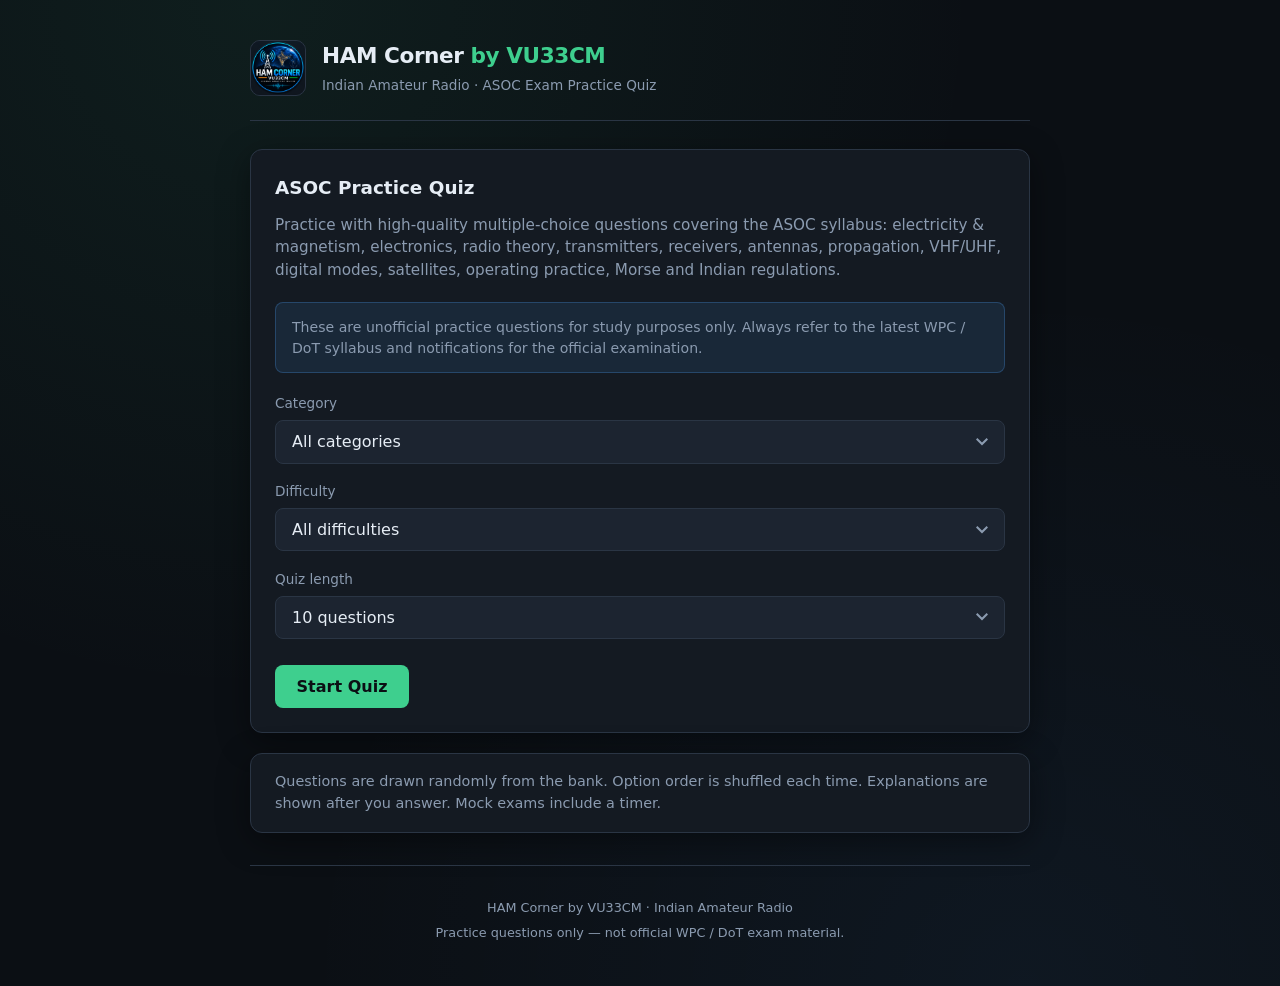
<file: quiz.html>
<!DOCTYPE html>
<html lang="en">
<head>
  <meta charset="UTF-8" />
  <meta name="viewport" content="width=device-width, initial-scale=1.0" />
  <title>ASOC Exam Practice Quiz | HAM Corner by VU33CM</title>
  <meta name="description" content="Free ASOC exam practice quiz for Indian Amateur Radio. High-quality questions covering electricity, electronics, radio theory, antennas, propagation, regulations and more." />
  <link rel="icon" href="logo.png" type="image/png" />
  <style>
    :root {
      --bg: #0b0f14;
      --surface: #141a22;
      --surface2: #1c2430;
      --border: #2a3544;
      --text: #e6edf5;
      --muted: #8b9bb0;
      --accent: #3ecf8e;
      --accent-dim: #2a9d6a;
      --warn: #f0a030;
      --error: #e85d5d;
      --ok: #3ecf8e;
      --radio: #4da3ff;
      --radius: 12px;
      --shadow: 0 8px 32px rgba(0,0,0,0.4);
      --font: 'Segoe UI', system-ui, -apple-system, sans-serif;
    }

    * { box-sizing: border-box; margin: 0; padding: 0; }

    body {
      font-family: var(--font);
      background: var(--bg);
      color: var(--text);
      min-height: 100vh;
      line-height: 1.5;
      background-image:
        radial-gradient(ellipse at 20% 0%, rgba(62,207,142,0.08) 0%, transparent 50%),
        radial-gradient(ellipse at 80% 100%, rgba(77,163,255,0.06) 0%, transparent 50%);
    }

    .container {
      max-width: 820px;
      margin: 0 auto;
      padding: 1.25rem;
    }

    /* Header */
    header {
      display: flex;
      align-items: center;
      gap: 1rem;
      padding: 1.25rem 0 1.5rem;
      border-bottom: 1px solid var(--border);
      margin-bottom: 1.75rem;
    }
    header img {
      width: 56px;
      height: 56px;
      border-radius: 10px;
      object-fit: contain;
      background: var(--surface2);
      border: 1px solid var(--border);
    }
    header .brand h1 {
      font-size: 1.35rem;
      font-weight: 700;
      letter-spacing: -0.02em;
      color: var(--text);
    }
    header .brand h1 span { color: var(--accent); }
    header .brand p {
      font-size: 0.85rem;
      color: var(--muted);
      margin-top: 0.15rem;
    }

    /* Screens */
    .screen { display: none; }
    .screen.active { display: block; animation: fadeIn 0.3s ease; }
    @keyframes fadeIn {
      from { opacity: 0; transform: translateY(8px); }
      to { opacity: 1; transform: none; }
    }

    /* Cards */
    .card {
      background: var(--surface);
      border: 1px solid var(--border);
      border-radius: var(--radius);
      padding: 1.5rem;
      box-shadow: var(--shadow);
      margin-bottom: 1.25rem;
    }
    .card h2 {
      font-size: 1.15rem;
      margin-bottom: 0.75rem;
      color: var(--text);
    }
    .card p.desc {
      color: var(--muted);
      font-size: 0.95rem;
      margin-bottom: 1.25rem;
    }

    /* Form controls */
    label {
      display: block;
      font-size: 0.85rem;
      color: var(--muted);
      margin-bottom: 0.4rem;
      font-weight: 500;
    }
    select, button {
      font-family: inherit;
      font-size: 1rem;
    }
    select {
      width: 100%;
      padding: 0.7rem 1rem;
      background: var(--surface2);
      border: 1px solid var(--border);
      border-radius: 8px;
      color: var(--text);
      margin-bottom: 1.1rem;
      appearance: none;
      background-image: url("data:image/svg+xml,%3Csvg xmlns='http://www.w3.org/2000/svg' width='12' height='8' viewBox='0 0 12 8'%3E%3Cpath fill='%238b9bb0' d='M1.4 0L6 4.6 10.6 0 12 1.4 6 7.4 0 1.4z'/%3E%3C/svg%3E");
      background-repeat: no-repeat;
      background-position: right 1rem center;
      cursor: pointer;
    }
    select:focus {
      outline: none;
      border-color: var(--accent);
      box-shadow: 0 0 0 3px rgba(62,207,142,0.2);
    }

    .btn-row {
      display: flex;
      flex-wrap: wrap;
      gap: 0.75rem;
      margin-top: 0.5rem;
    }
    button {
      cursor: pointer;
      border: none;
      border-radius: 8px;
      padding: 0.75rem 1.35rem;
      font-weight: 600;
      transition: transform 0.15s, background 0.15s, box-shadow 0.15s;
    }
    button:active { transform: scale(0.98); }
    .btn-primary {
      background: var(--accent);
      color: #0b0f14;
    }
    .btn-primary:hover {
      background: #4ae09c;
      box-shadow: 0 4px 16px rgba(62,207,142,0.3);
    }
    .btn-secondary {
      background: var(--surface2);
      color: var(--text);
      border: 1px solid var(--border);
    }
    .btn-secondary:hover {
      background: #243040;
      border-color: var(--muted);
    }
    .btn-ghost {
      background: transparent;
      color: var(--muted);
      border: 1px solid transparent;
    }
    .btn-ghost:hover { color: var(--text); }

    /* Quiz progress */
    .progress-bar {
      height: 6px;
      background: var(--surface2);
      border-radius: 3px;
      overflow: hidden;
      margin-bottom: 1rem;
    }
    .progress-fill {
      height: 100%;
      background: linear-gradient(90deg, var(--accent-dim), var(--accent));
      border-radius: 3px;
      transition: width 0.35s ease;
    }
    .meta-row {
      display: flex;
      justify-content: space-between;
      align-items: center;
      flex-wrap: wrap;
      gap: 0.5rem;
      margin-bottom: 1.25rem;
      font-size: 0.9rem;
      color: var(--muted);
    }
    .meta-row .timer {
      font-variant-numeric: tabular-nums;
      color: var(--warn);
      font-weight: 600;
    }
    .badge {
      display: inline-block;
      padding: 0.2rem 0.55rem;
      border-radius: 6px;
      font-size: 0.75rem;
      font-weight: 600;
      background: var(--surface2);
      color: var(--muted);
      border: 1px solid var(--border);
    }
    .badge.diff-easy { color: var(--ok); border-color: rgba(62,207,142,0.3); }
    .badge.diff-medium { color: var(--warn); border-color: rgba(240,160,48,0.3); }
    .badge.diff-hard { color: var(--error); border-color: rgba(232,93,93,0.3); }

    /* Question */
    .question-text {
      font-size: 1.1rem;
      font-weight: 500;
      margin-bottom: 1.35rem;
      line-height: 1.55;
    }
    .options {
      display: flex;
      flex-direction: column;
      gap: 0.65rem;
    }
    .option {
      display: flex;
      align-items: flex-start;
      gap: 0.85rem;
      padding: 0.9rem 1.1rem;
      background: var(--surface2);
      border: 1.5px solid var(--border);
      border-radius: 10px;
      cursor: pointer;
      transition: border-color 0.15s, background 0.15s;
      text-align: left;
      color: var(--text);
      font-size: 0.98rem;
    }
    .option:hover:not(.disabled) {
      border-color: var(--radio);
      background: #1e2a3a;
    }
    .option.selected {
      border-color: var(--radio);
      background: rgba(77,163,255,0.12);
    }
    .option.correct {
      border-color: var(--ok);
      background: rgba(62,207,142,0.12);
    }
    .option.incorrect {
      border-color: var(--error);
      background: rgba(232,93,93,0.1);
    }
    .option.disabled { cursor: default; opacity: 0.95; }
    .option .letter {
      flex-shrink: 0;
      width: 1.6rem;
      height: 1.6rem;
      display: flex;
      align-items: center;
      justify-content: center;
      border-radius: 6px;
      background: var(--bg);
      font-weight: 700;
      font-size: 0.85rem;
      color: var(--muted);
    }
    .option.correct .letter { background: var(--ok); color: #0b0f14; }
    .option.incorrect .letter { background: var(--error); color: #fff; }

    .explanation {
      margin-top: 1.25rem;
      padding: 1rem 1.15rem;
      background: rgba(62,207,142,0.08);
      border-left: 3px solid var(--accent);
      border-radius: 0 8px 8px 0;
      font-size: 0.95rem;
      color: var(--text);
      display: none;
    }
    .explanation.visible { display: block; }
    .explanation strong { color: var(--accent); }

    .nav-row {
      display: flex;
      justify-content: space-between;
      gap: 0.75rem;
      margin-top: 1.5rem;
      flex-wrap: wrap;
    }

    /* Results */
    .score-circle {
      width: 140px;
      height: 140px;
      border-radius: 50%;
      margin: 0 auto 1.5rem;
      display: flex;
      flex-direction: column;
      align-items: center;
      justify-content: center;
      border: 6px solid var(--accent);
      background: var(--surface2);
    }
    .score-circle .pct {
      font-size: 2.2rem;
      font-weight: 700;
      color: var(--accent);
      line-height: 1;
    }
    .score-circle .label {
      font-size: 0.8rem;
      color: var(--muted);
      margin-top: 0.2rem;
    }
    .stats {
      display: grid;
      grid-template-columns: repeat(3, 1fr);
      gap: 0.75rem;
      margin-bottom: 1.5rem;
    }
    .stat {
      text-align: center;
      padding: 0.85rem;
      background: var(--surface2);
      border-radius: 10px;
      border: 1px solid var(--border);
    }
    .stat .num {
      font-size: 1.4rem;
      font-weight: 700;
      color: var(--text);
    }
    .stat .lbl {
      font-size: 0.75rem;
      color: var(--muted);
      margin-top: 0.15rem;
    }
    .stat.ok .num { color: var(--ok); }
    .stat.err .num { color: var(--error); }

    .review-item {
      padding: 1rem;
      border-bottom: 1px solid var(--border);
    }
    .review-item:last-child { border-bottom: none; }
    .review-item .q { font-weight: 500; margin-bottom: 0.4rem; }
    .review-item .ans {
      font-size: 0.9rem;
      color: var(--muted);
    }
    .review-item .ans.correct { color: var(--ok); }
    .review-item .ans.wrong { color: var(--error); }
    .review-item .expl {
      font-size: 0.88rem;
      margin-top: 0.5rem;
      color: var(--muted);
      padding-left: 0.75rem;
      border-left: 2px solid var(--border);
    }

    footer {
      text-align: center;
      padding: 2rem 0 1.5rem;
      font-size: 0.8rem;
      color: var(--muted);
      border-top: 1px solid var(--border);
      margin-top: 2rem;
    }
    footer a { color: var(--accent); text-decoration: none; }

    .notice {
      background: rgba(77,163,255,0.1);
      border: 1px solid rgba(77,163,255,0.25);
      border-radius: 8px;
      padding: 0.85rem 1rem;
      font-size: 0.88rem;
      color: var(--muted);
      margin-bottom: 1.25rem;
    }

    @media (max-width: 560px) {
      header { flex-direction: column; text-align: center; }
      .stats { grid-template-columns: 1fr; }
      .question-text { font-size: 1.02rem; }
      .btn-row { flex-direction: column; }
      .btn-row button { width: 100%; }
    }
  </style>
</head>
<body>
  <div class="container">
    <header>
      <img src="logo.png" alt="HAM Corner logo" onerror="this.style.display='none'" />
      <div class="brand">
        <h1>HAM Corner <span>by VU33CM</span></h1>
        <p>Indian Amateur Radio · ASOC Exam Practice Quiz</p>
      </div>
    </header>

    <!-- HOME -->
    <section id="home" class="screen active">
      <div class="card">
        <h2>ASOC Practice Quiz</h2>
        <p class="desc">
          Practice with high-quality multiple-choice questions covering the ASOC syllabus:
          electricity & magnetism, electronics, radio theory, transmitters, receivers,
          antennas, propagation, VHF/UHF, digital modes, satellites, operating practice,
          Morse and Indian regulations.
        </p>
        <div class="notice">
          These are unofficial practice questions for study purposes only.
          Always refer to the latest WPC / DoT syllabus and notifications for the official examination.
        </div>

        <label for="category">Category</label>
        <select id="category">
          <option value="all">All categories</option>
        </select>

        <label for="difficulty">Difficulty</label>
        <select id="difficulty">
          <option value="all">All difficulties</option>
          <option value="Easy">Easy</option>
          <option value="Medium">Medium</option>
          <option value="Hard">Hard</option>
        </select>

        <label for="quizLength">Quiz length</label>
        <select id="quizLength">
          <option value="10">10 questions</option>
          <option value="25">25 questions</option>
          <option value="50">50 questions</option>
          <option value="100">100 questions (Mock Exam)</option>
        </select>

        <div class="btn-row">
          <button class="btn-primary" id="startBtn">Start Quiz</button>
        </div>
      </div>

      <div class="card" style="padding:1.1rem 1.5rem;">
        <p style="font-size:0.9rem;color:var(--muted);margin:0;">
          Questions are drawn randomly from the bank. Option order is shuffled each time.
          Explanations are shown after you answer. Mock exams include a timer.
        </p>
      </div>
    </section>

    <!-- QUIZ -->
    <section id="quiz" class="screen">
      <div class="progress-bar"><div class="progress-fill" id="progressFill"></div></div>
      <div class="meta-row">
        <span id="progressText">Question 1 of 10</span>
        <span id="timerDisplay" class="timer" style="display:none;"></span>
        <span id="catBadge" class="badge"></span>
      </div>

      <div class="card">
        <div class="question-text" id="questionText"></div>
        <div class="options" id="options"></div>
        <div class="explanation" id="explanation"></div>
        <div class="nav-row">
          <button class="btn-ghost" id="quitBtn">Quit</button>
          <button class="btn-primary" id="nextBtn" style="display:none;">Next</button>
        </div>
      </div>
    </section>

    <!-- RESULTS -->
    <section id="results" class="screen">
      <div class="card" style="text-align:center;">
        <h2>Quiz Complete</h2>
        <div class="score-circle">
          <div class="pct" id="scorePct">0%</div>
          <div class="label">Score</div>
        </div>
        <div class="stats">
          <div class="stat ok">
            <div class="num" id="correctCount">0</div>
            <div class="lbl">Correct</div>
          </div>
          <div class="stat err">
            <div class="num" id="wrongCount">0</div>
            <div class="lbl">Incorrect</div>
          </div>
          <div class="stat">
            <div class="num" id="totalCount">0</div>
            <div class="lbl">Total</div>
          </div>
        </div>
        <div class="btn-row" style="justify-content:center;">
          <button class="btn-primary" id="reviewBtn">Review Answers</button>
          <button class="btn-secondary" id="restartBtn">New Quiz</button>
        </div>
      </div>

      <div class="card" id="reviewCard" style="display:none;">
        <h2>Answer Review</h2>
        <div id="reviewList"></div>
      </div>
    </section>

    <footer>
      <p>HAM Corner by VU33CM · Indian Amateur Radio</p>
      <p style="margin-top:0.35rem;">Practice questions only — not official WPC / DoT exam material.</p>
    </footer>
  </div>

  <script src="js/quiz.js"></script>
</body>
</html>
</file>
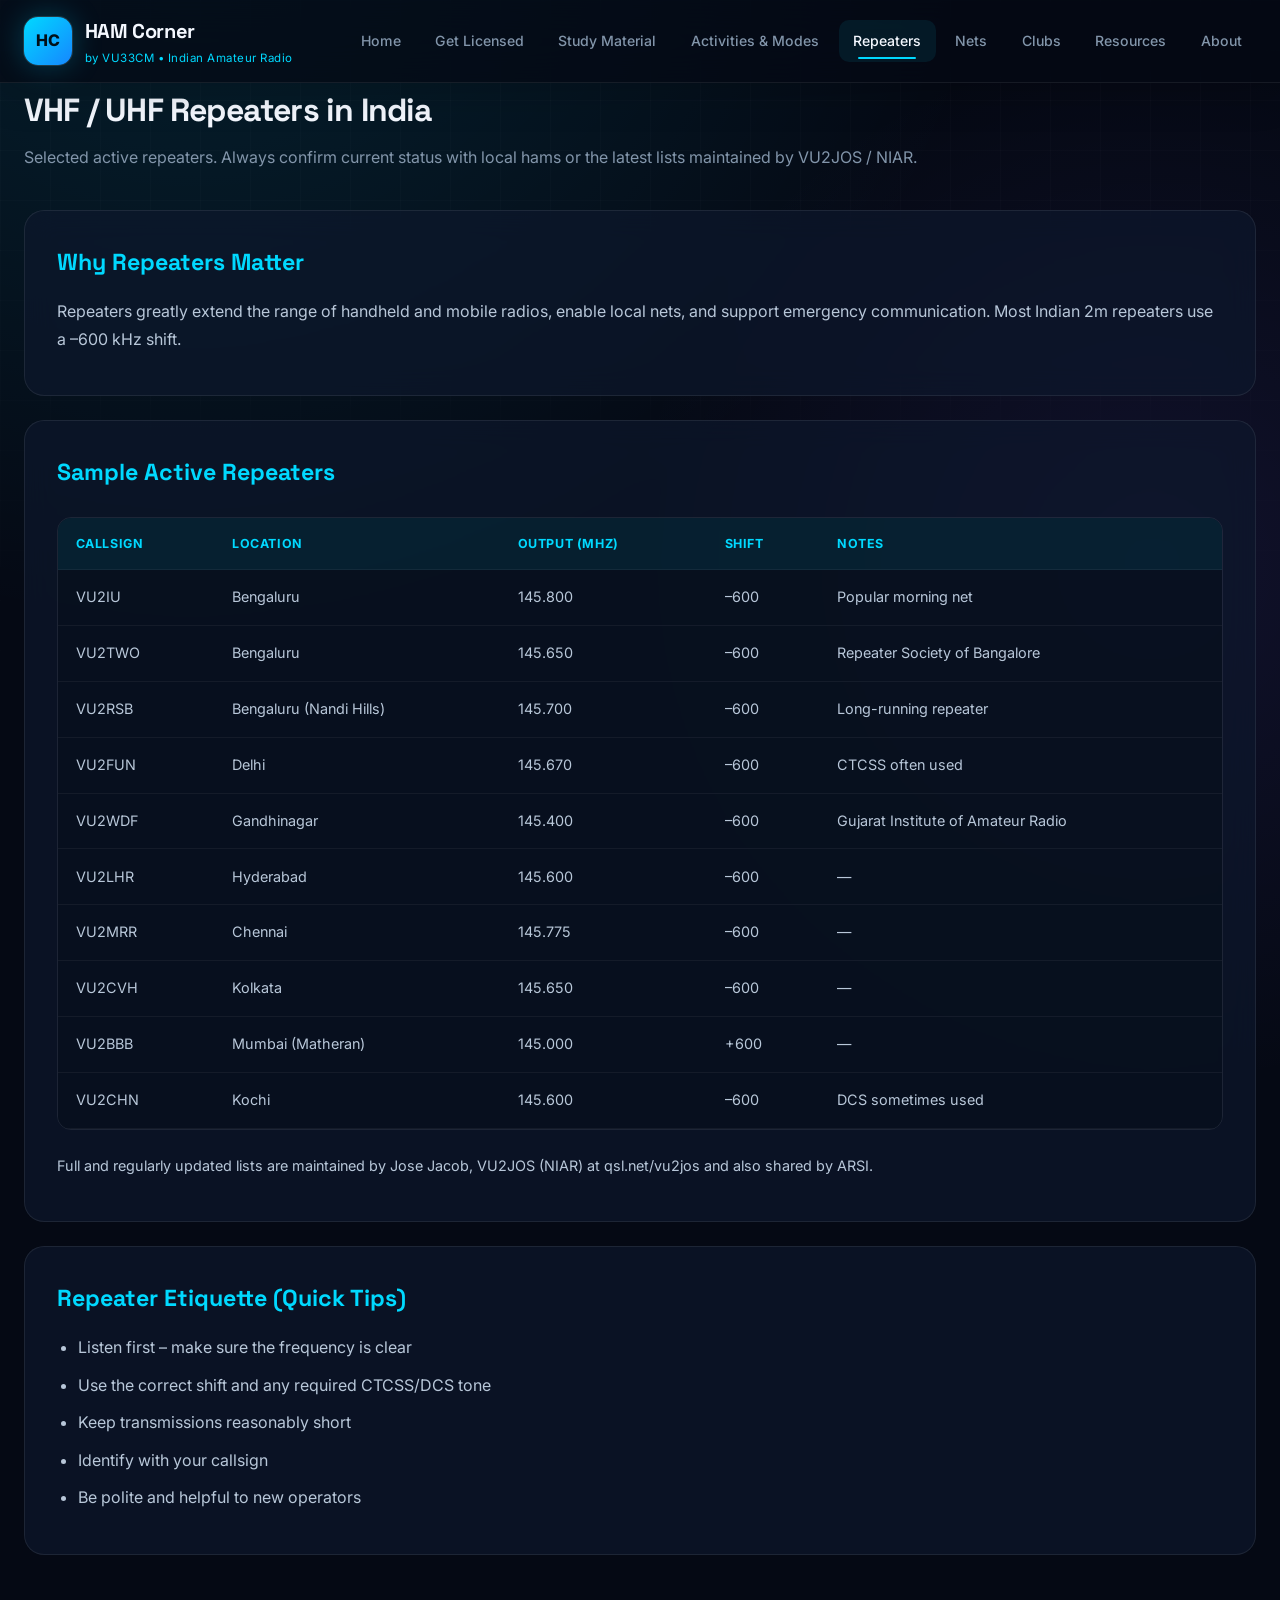
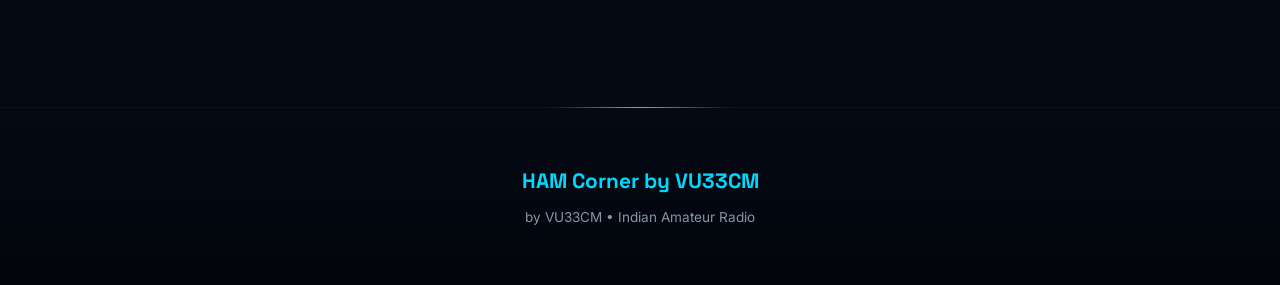
<file: repeaters.html>
<!DOCTYPE html>
<html lang="en">
<head>
  <meta charset="UTF-8">
  <meta name="viewport" content="width=device-width, initial-scale=1.0">
  <title>HAM Corner by VU33CM – Indian Amateur Radio</title>
  <link rel="stylesheet" href="css/style.css">
</head>
<body>
  <header>
    <div class="nav-container">
      <a href="index.html" class="logo">
        <div class="logo-icon">HC</div>
        <div class="logo-text">
          <h1>HAM Corner</h1>
          <span>by VU33CM • Indian Amateur Radio</span>
        </div>
      </a>
      <nav>
        <ul>
          <li><a href="index.html">Home</a></li>
          <li><a href="licensing.html">Get Licensed</a></li>
          <li><a href="study.html">Study Material</a></li>
          <li><a href="activities.html">Activities & Modes</a></li>
          <li><a href="repeaters.html" class="active">Repeaters</a></li>
          <li><a href="nets.html">Nets</a></li>
          <li><a href="clubs.html">Clubs</a></li>
          <li><a href="resources.html">Resources</a></li>
          <li><a href="about.html">About</a></li>
        </ul>
      </nav>
    </div>
  </header>

  <main>
    <h1 class="section-title">VHF / UHF Repeaters in India</h1>
    <p class="section-subtitle">Selected active repeaters. Always confirm current status with local hams or the latest lists maintained by VU2JOS / NIAR.</p>

    <div class="content-block">
      <h2>Why Repeaters Matter</h2>
      <p>Repeaters greatly extend the range of handheld and mobile radios, enable local nets, and support emergency communication. Most Indian 2m repeaters use a –600 kHz shift.</p>
    </div>

    <div class="content-block">
      <h2>Sample Active Repeaters</h2>
      <div class="table-wrap">
        <table>
          <thead>
            <tr>
              <th>Callsign</th>
              <th>Location</th>
              <th>Output (MHz)</th>
              <th>Shift</th>
              <th>Notes</th>
            </tr>
          </thead>
          <tbody>
            <tr><td>VU2IU</td><td>Bengaluru</td><td>145.800</td><td>–600</td><td>Popular morning net</td></tr>
            <tr><td>VU2TWO</td><td>Bengaluru</td><td>145.650</td><td>–600</td><td>Repeater Society of Bangalore</td></tr>
            <tr><td>VU2RSB</td><td>Bengaluru (Nandi Hills)</td><td>145.700</td><td>–600</td><td>Long-running repeater</td></tr>
            <tr><td>VU2FUN</td><td>Delhi</td><td>145.670</td><td>–600</td><td>CTCSS often used</td></tr>
            <tr><td>VU2WDF</td><td>Gandhinagar</td><td>145.400</td><td>–600</td><td>Gujarat Institute of Amateur Radio</td></tr>
            <tr><td>VU2LHR</td><td>Hyderabad</td><td>145.600</td><td>–600</td><td>—</td></tr>
            <tr><td>VU2MRR</td><td>Chennai</td><td>145.775</td><td>–600</td><td>—</td></tr>
            <tr><td>VU2CVH</td><td>Kolkata</td><td>145.650</td><td>–600</td><td>—</td></tr>
            <tr><td>VU2BBB</td><td>Mumbai (Matheran)</td><td>145.000</td><td>+600</td><td>—</td></tr>
            <tr><td>VU2CHN</td><td>Kochi</td><td>145.600</td><td>–600</td><td>DCS sometimes used</td></tr>
          </tbody>
        </table>
      </div>
      <p style="margin-top:1rem;font-size:0.9rem;">Full and regularly updated lists are maintained by Jose Jacob, VU2JOS (NIAR) at qsl.net/vu2jos and also shared by ARSI.</p>
    </div>

    <div class="content-block">
      <h2>Repeater Etiquette (Quick Tips)</h2>
      <ul>
        <li>Listen first – make sure the frequency is clear</li>
        <li>Use the correct shift and any required CTCSS/DCS tone</li>
        <li>Keep transmissions reasonably short</li>
        <li>Identify with your callsign</li>
        <li>Be polite and helpful to new operators</li>
      </ul>
    </div>
  </main>

  <footer>
    <p class="callsign">HAM Corner by VU33CM</p>
    <p>by VU33CM • Indian Amateur Radio</p>
  </footer>
</body>
</html>
</file>
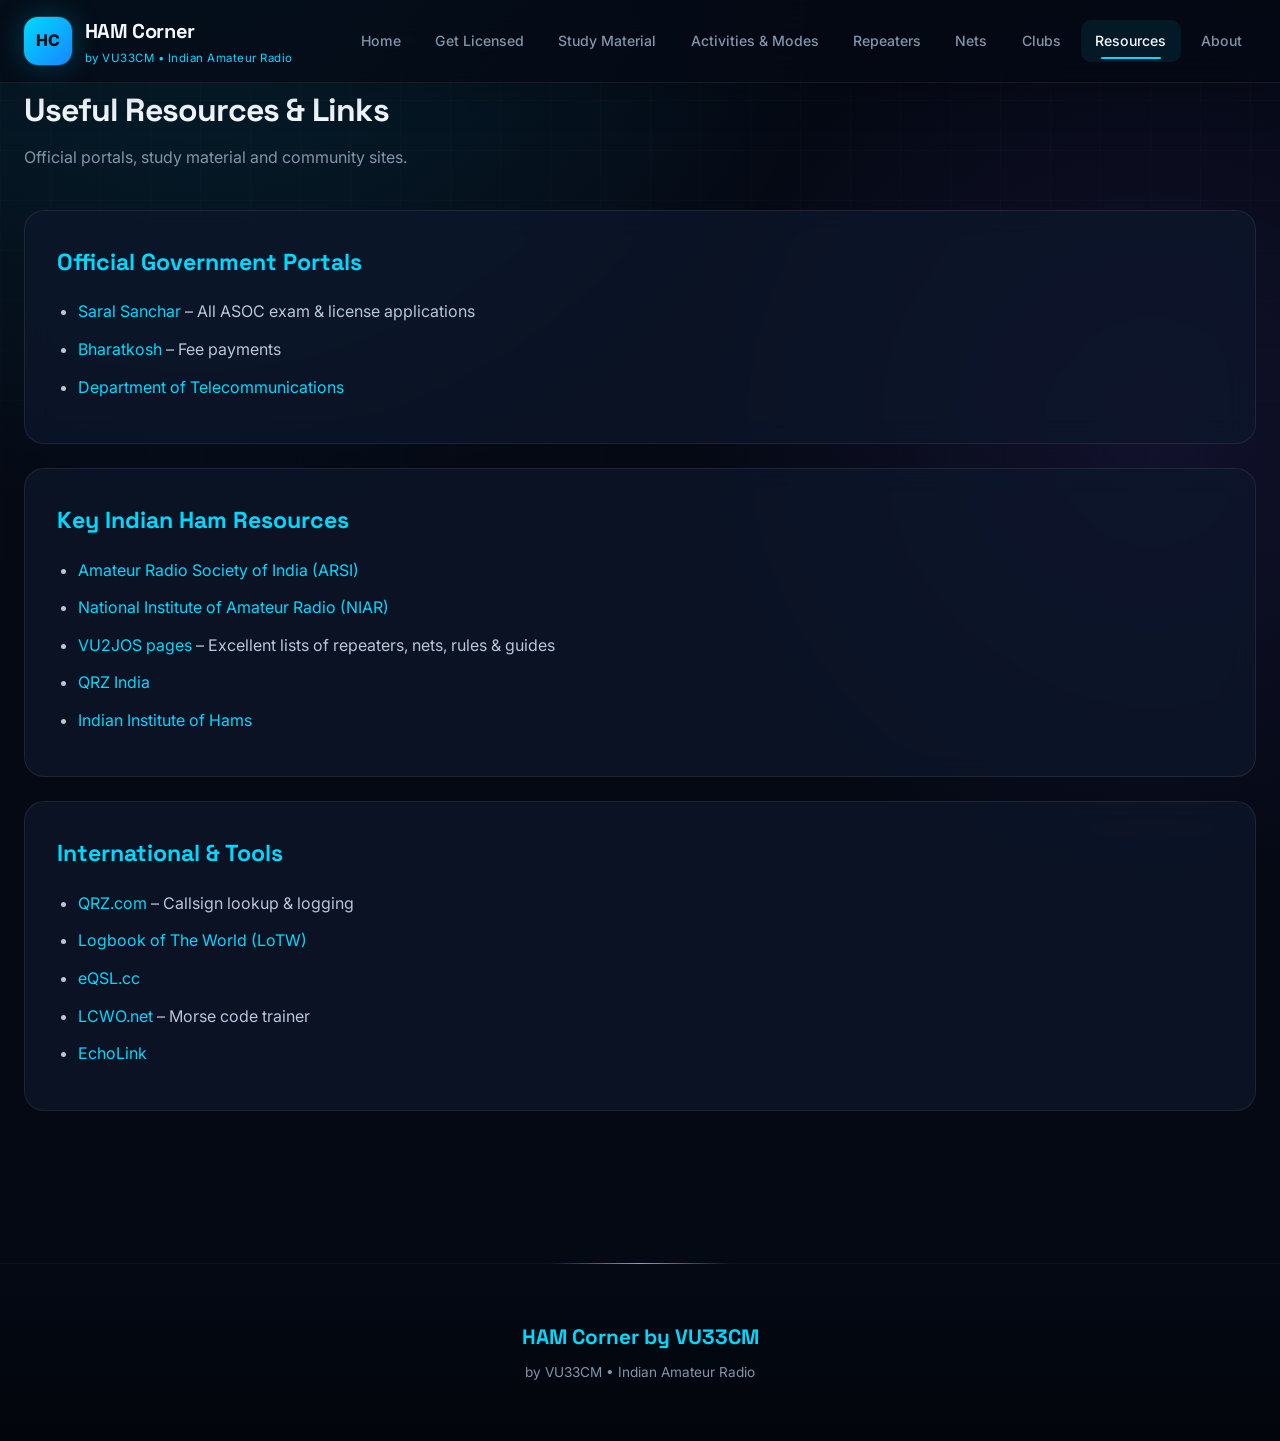
<file: resources.html>
<!DOCTYPE html>
<html lang="en">
<head>
  <meta charset="UTF-8">
  <meta name="viewport" content="width=device-width, initial-scale=1.0">
  <title>HAM Corner by VU33CM – Indian Amateur Radio</title>
  <link rel="stylesheet" href="css/style.css">
</head>
<body>
  <header>
    <div class="nav-container">
      <a href="index.html" class="logo">
        <div class="logo-icon">HC</div>
        <div class="logo-text">
          <h1>HAM Corner</h1>
          <span>by VU33CM • Indian Amateur Radio</span>
        </div>
      </a>
      <nav>
        <ul>
          <li><a href="index.html">Home</a></li>
          <li><a href="licensing.html">Get Licensed</a></li>
          <li><a href="study.html">Study Material</a></li>
          <li><a href="activities.html">Activities & Modes</a></li>
          <li><a href="repeaters.html">Repeaters</a></li>
          <li><a href="nets.html">Nets</a></li>
          <li><a href="clubs.html">Clubs</a></li>
          <li><a href="resources.html" class="active">Resources</a></li>
          <li><a href="about.html">About</a></li>
        </ul>
      </nav>
    </div>
  </header>

  <main>
    <h1 class="section-title">Useful Resources & Links</h1>
    <p class="section-subtitle">Official portals, study material and community sites.</p>

    <div class="content-block">
      <h2>Official Government Portals</h2>
      <ul>
        <li><a href="https://saralsanchar.gov.in" target="_blank" rel="noopener" target="_blank" rel="noopener" style="color:var(--accent);">Saral Sanchar</a> – All ASOC exam & license applications</li>
        <li><a href="https://bharatkosh.gov.in" target="_blank" rel="noopener" target="_blank" rel="noopener" style="color:var(--accent);">Bharatkosh</a> – Fee payments</li>
        <li><a href="https://dot.gov.in" target="_blank" rel="noopener" style="color:var(--accent);">Department of Telecommunications</a></li>
      </ul>
    </div>

    <div class="content-block">
      <h2>Key Indian Ham Resources</h2>
      <ul>
        <li><a href="https://arsi.info" target="_blank" rel="noopener" target="_blank" rel="noopener" style="color:var(--accent);">Amateur Radio Society of India (ARSI)</a></li>
        <li><a href="https://www.niar.org" target="_blank" rel="noopener" target="_blank" rel="noopener" style="color:var(--accent);">National Institute of Amateur Radio (NIAR)</a></li>
        <li><a href="https://qsl.net/vu2jos" target="_blank" rel="noopener" style="color:var(--accent);">VU2JOS pages</a> – Excellent lists of repeaters, nets, rules & guides</li>
        <li><a href="http://www.qrzindia.com" target="_blank" rel="noopener" style="color:var(--accent);">QRZ India</a></li>
        <li><a href="https://indianhams.com" target="_blank" rel="noopener" style="color:var(--accent);">Indian Institute of Hams</a></li>
      </ul>
    </div>

    <div class="content-block">
      <h2>International & Tools</h2>
      <ul>
        <li><a href="https://www.qrz.com" target="_blank" rel="noopener" style="color:var(--accent);">QRZ.com</a> – Callsign lookup & logging</li>
        <li><a href="https://lotw.arrl.org" target="_blank" rel="noopener" style="color:var(--accent);">Logbook of The World (LoTW)</a></li>
        <li><a href="https://www.eqsl.cc" target="_blank" rel="noopener" style="color:var(--accent);">eQSL.cc</a></li>
        <li><a href="https://lcwo.net" target="_blank" rel="noopener" style="color:var(--accent);">LCWO.net</a> – Morse code trainer</li>
        <li><a href="https://www.echolink.org" target="_blank" rel="noopener" style="color:var(--accent);">EchoLink</a></li>
      </ul>
    </div>
  </main>

  <footer>
    <p class="callsign">HAM Corner by VU33CM</p>
    <p>by VU33CM • Indian Amateur Radio</p>
  </footer>
</body>
</html>
</file>
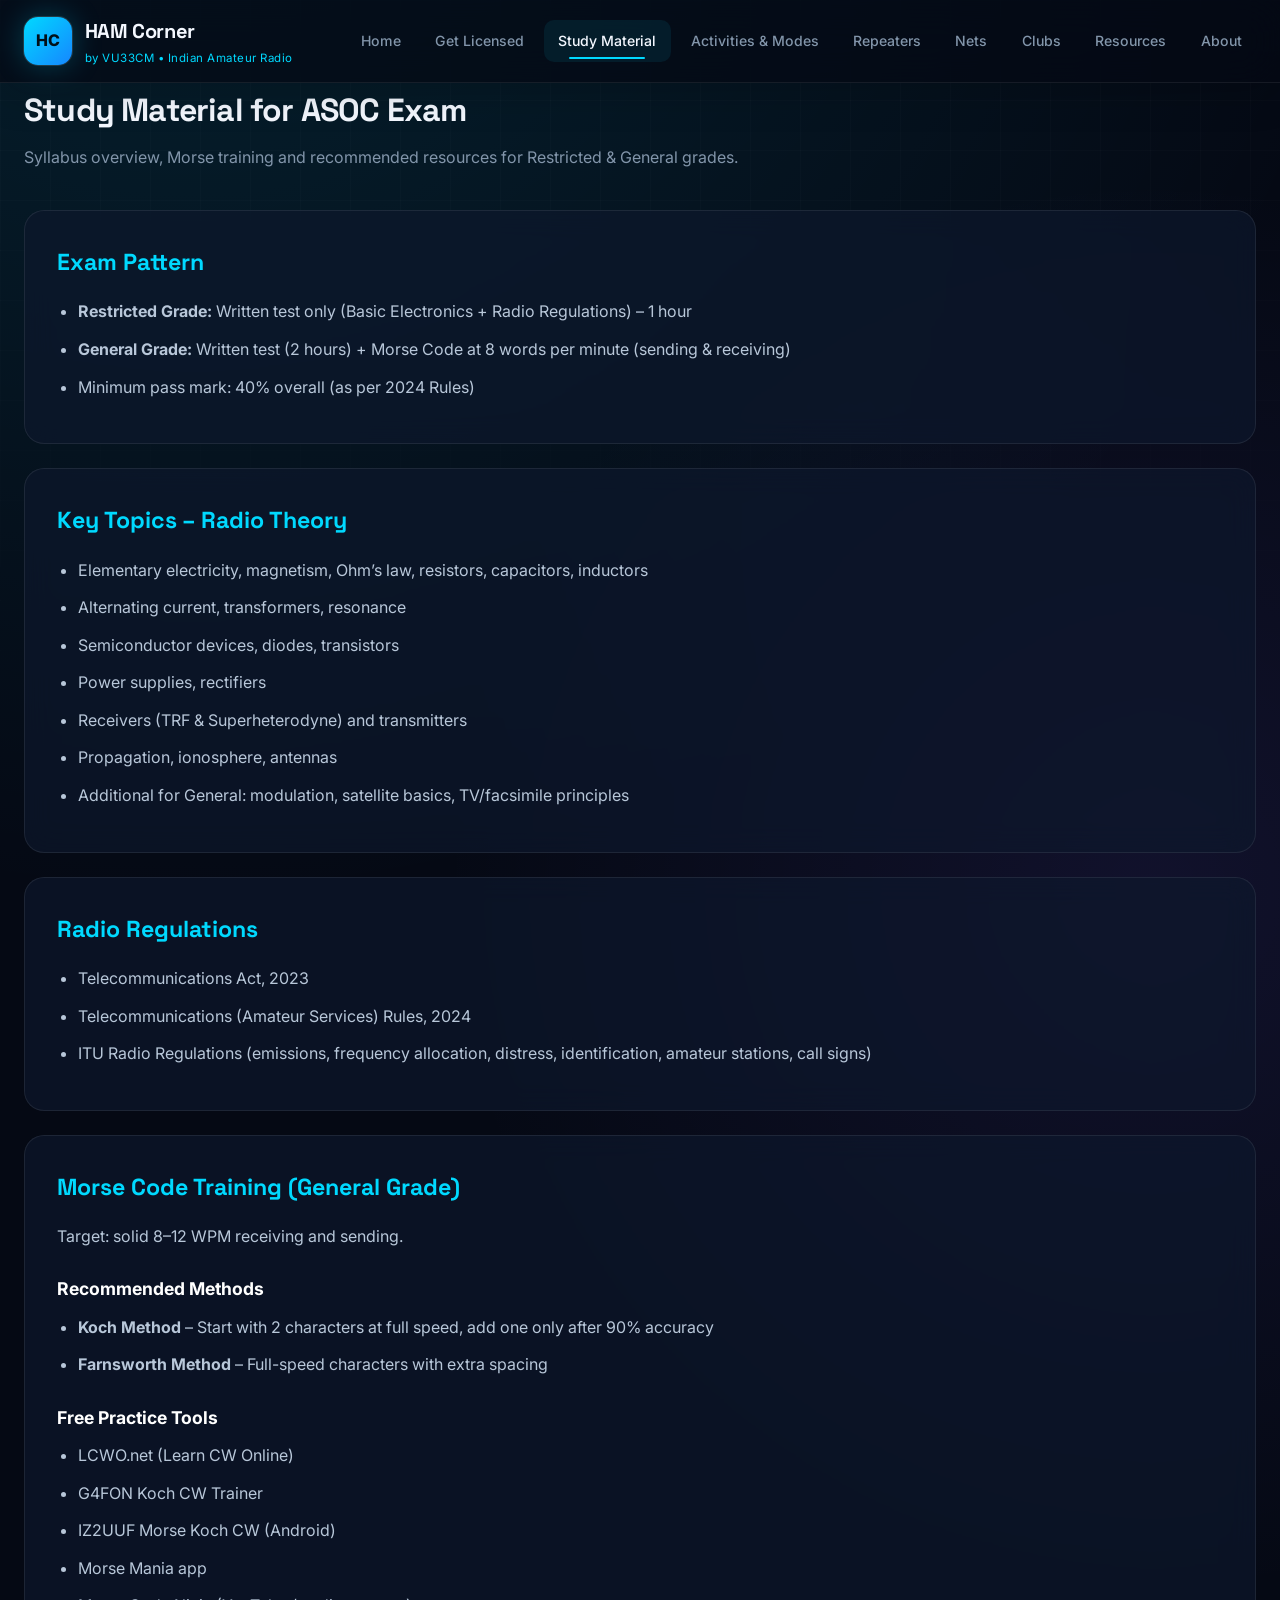
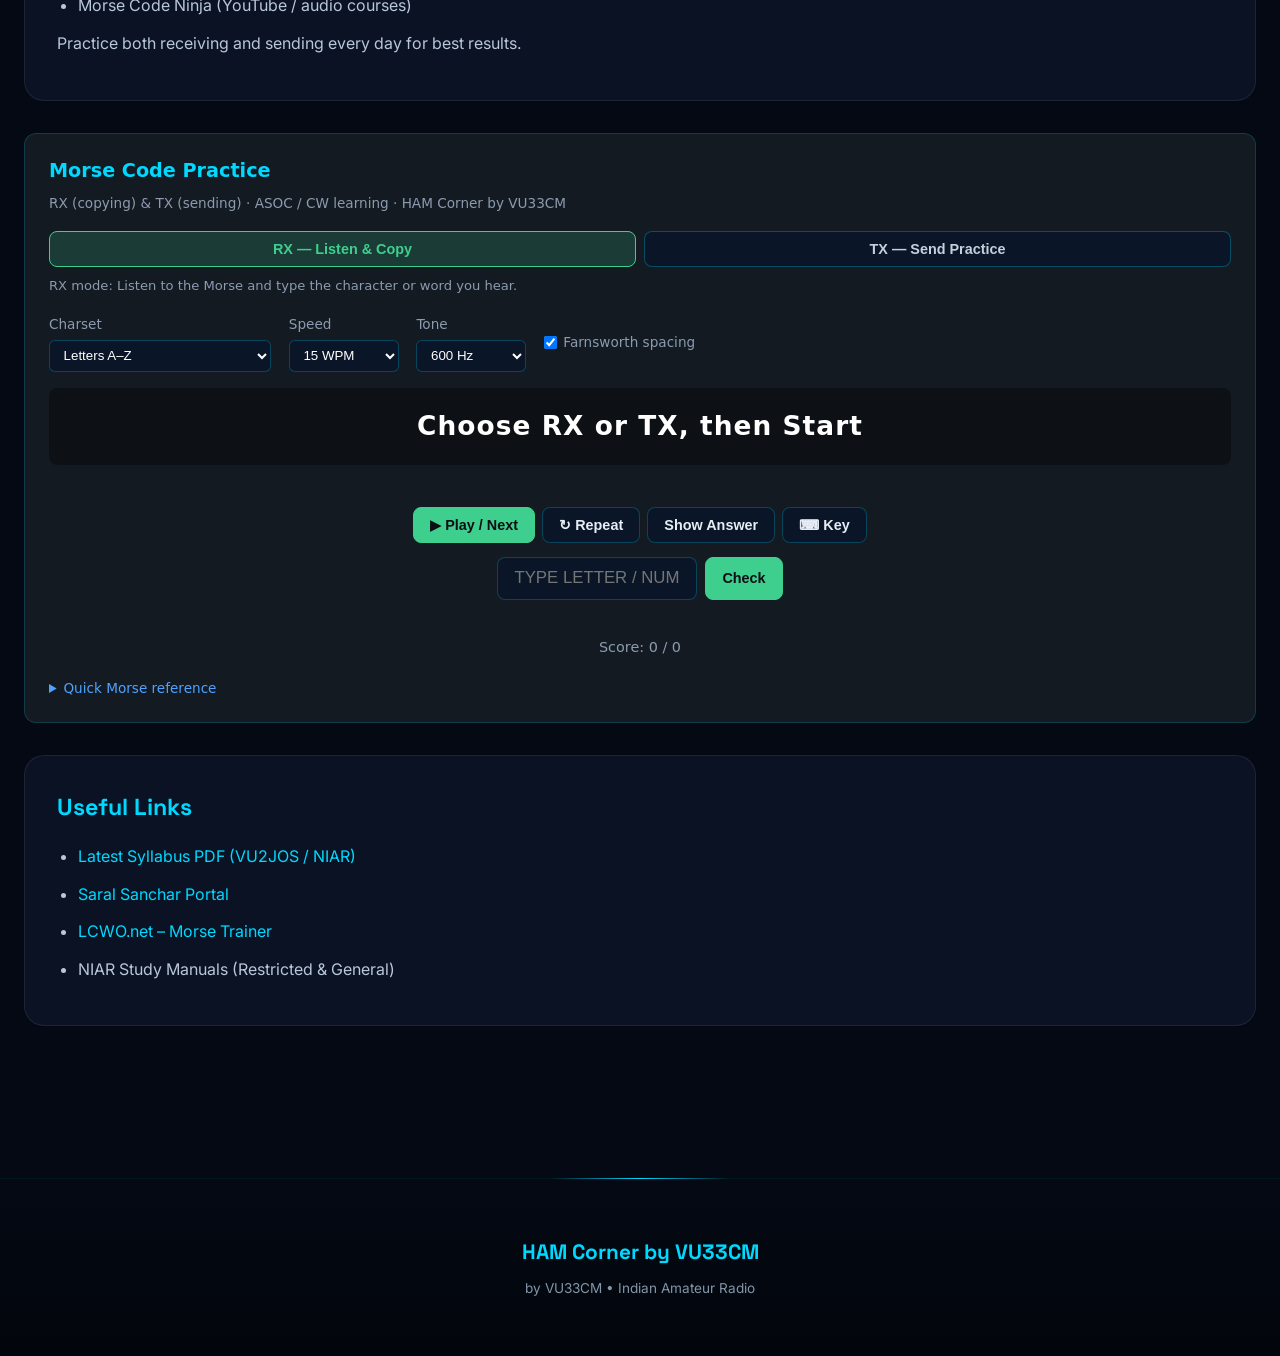
<file: study.html>
<!DOCTYPE html>
<html lang="en">
<head>
  <meta charset="UTF-8">
  <meta name="viewport" content="width=device-width, initial-scale=1.0">
  <title>HAM Corner by VU33CM – Indian Amateur Radio</title>
  <link rel="stylesheet" href="css/style.css">
</head>
<body>
  <header>
    <div class="nav-container">
      <a href="index.html" class="logo">
        <div class="logo-icon">HC</div>
        <div class="logo-text">
          <h1>HAM Corner</h1>
          <span>by VU33CM • Indian Amateur Radio</span>
        </div>
      </a>
      <nav>
        <ul>
          <li><a href="index.html">Home</a></li>
          <li><a href="licensing.html">Get Licensed</a></li>
          <li><a href="study.html" class="active">Study Material</a></li>
          <li><a href="activities.html">Activities & Modes</a></li>
          <li><a href="repeaters.html">Repeaters</a></li>
          <li><a href="nets.html">Nets</a></li>
          <li><a href="clubs.html">Clubs</a></li>
          <li><a href="resources.html">Resources</a></li>
          <li><a href="about.html">About</a></li>
        </ul>
      </nav>
    </div>
  </header>

  <main>
    <h1 class="section-title">Study Material for ASOC Exam</h1>
    <p class="section-subtitle">Syllabus overview, Morse training and recommended resources for Restricted & General grades.</p>

    <div class="content-block">
      <h2>Exam Pattern</h2>
      <ul>
        <li><strong>Restricted Grade:</strong> Written test only (Basic Electronics + Radio Regulations) – 1 hour</li>
        <li><strong>General Grade:</strong> Written test (2 hours) + Morse Code at 8 words per minute (sending & receiving)</li>
        <li>Minimum pass mark: 40% overall (as per 2024 Rules)</li>
      </ul>
    </div>

    <div class="content-block">
      <h2>Key Topics – Radio Theory</h2>
      <ul>
        <li>Elementary electricity, magnetism, Ohm’s law, resistors, capacitors, inductors</li>
        <li>Alternating current, transformers, resonance</li>
        <li>Semiconductor devices, diodes, transistors</li>
        <li>Power supplies, rectifiers</li>
        <li>Receivers (TRF & Superheterodyne) and transmitters</li>
        <li>Propagation, ionosphere, antennas</li>
        <li>Additional for General: modulation, satellite basics, TV/facsimile principles</li>
      </ul>
    </div>

    <div class="content-block">
      <h2>Radio Regulations</h2>
      <ul>
        <li>Telecommunications Act, 2023</li>
        <li>Telecommunications (Amateur Services) Rules, 2024</li>
        <li>ITU Radio Regulations (emissions, frequency allocation, distress, identification, amateur stations, call signs)</li>
      </ul>
    </div>

    <div class="content-block">
      <h2>Morse Code Training (General Grade)</h2>
      <p>Target: solid 8–12 WPM receiving and sending.</p>
      <h3>Recommended Methods</h3>
      <ul>
        <li><strong>Koch Method</strong> – Start with 2 characters at full speed, add one only after 90% accuracy</li>
        <li><strong>Farnsworth Method</strong> – Full-speed characters with extra spacing</li>
      </ul>
      <h3>Free Practice Tools</h3>
      <ul>
        <li>LCWO.net (Learn CW Online)</li>
        <li>G4FON Koch CW Trainer</li>
        <li>IZ2UUF Morse Koch CW (Android)</li>
        <li>Morse Mania app</li>
        <li>Morse Code Ninja (YouTube / audio courses)</li>
      </ul>
      <p>Practice both receiving and sending every day for best results.</p>
    </div>

    <!-- Interactive Morse Practice Widget -->
    <div id="morse-widget" style="margin: 2rem 0;"></div>
    <script src="js/morse-widget.js"></script>

    <div class="content-block">
      <h2>Useful Links</h2>
      <ul>
        <li><a href="https://qsl.net/vu2jos/Syllabus.pdf" target="_blank" rel="noopener" style="color:var(--accent);">Latest Syllabus PDF (VU2JOS / NIAR)</a></li>
        <li><a href="https://saralsanchar.gov.in" target="_blank" rel="noopener" target="_blank" rel="noopener" style="color:var(--accent);">Saral Sanchar Portal</a></li>
        <li><a href="https://lcwo.net" target="_blank" rel="noopener" style="color:var(--accent);">LCWO.net – Morse Trainer</a></li>
        <li>NIAR Study Manuals (Restricted & General)</li>
      </ul>
    </div>
  </main>

  <footer>
    <p class="callsign">HAM Corner by VU33CM</p>
    <p>by VU33CM • Indian Amateur Radio</p>
  </footer>
</body>
</html>
</file>
<file: css/style.css>
/* =========================================================
   HAM CORNER by VU33CM
   Modern 2026 Dark Tech / Amateur Radio Theme
   ========================================================= */

@import url('https://fonts.googleapis.com/css2?family=Inter:wght@400;500;600;700;800&family=Space+Grotesk:wght@500;600;700&display=swap');

:root {
    --bg: #050914;
    --bg-soft: #080f1d;
    --bg-card: rgba(14, 25, 45, 0.72);

    --card-border: rgba(255, 255, 255, 0.08);
    --card-border-hover: rgba(0, 212, 255, 0.35);

    --accent: #00d9ff;
    --accent-blue: #1687ff;
    --accent-purple: #7c5cff;

    --text: #f4f8ff;
    --text-soft: #b8c7d9;
    --muted: #8295aa;

    --success: #00e676;
    --warning: #ffc107;

    --glow: rgba(0, 217, 255, 0.25);
    --glow-strong: rgba(0, 217, 255, 0.45);

    --radius: 20px;
    --radius-small: 12px;

    --shadow:
        0 20px 60px rgba(0, 0, 0, 0.45);

    --transition:
        all 0.35s cubic-bezier(0.22, 1, 0.36, 1);
}


/* =========================================================
   RESET
   ========================================================= */

* {
    margin: 0;
    padding: 0;
    box-sizing: border-box;
}

html {
    scroll-behavior: smooth;
    scroll-padding-top: 90px;
}

body {
    font-family: 'Inter', 'Segoe UI', system-ui, sans-serif;
    background:
        radial-gradient(
            circle at 15% -10%,
            rgba(0, 217, 255, 0.13),
            transparent 35%
        ),
        radial-gradient(
            circle at 90% 30%,
            rgba(124, 92, 255, 0.10),
            transparent 30%
        ),
        var(--bg);

    color: var(--text);
    line-height: 1.7;
    min-height: 100vh;
    overflow-x: hidden;
}


/* =========================================================
   BACKGROUND EFFECT
   ========================================================= */

body::before {
    content: "";
    position: fixed;
    inset: 0;

    background-image:
        linear-gradient(
            rgba(255, 255, 255, 0.018) 1px,
            transparent 1px
        ),
        linear-gradient(
            90deg,
            rgba(255, 255, 255, 0.018) 1px,
            transparent 1px
        );

    background-size: 50px 50px;

    mask-image: linear-gradient(
        to bottom,
        black,
        transparent 90%
    );

    pointer-events: none;
    z-index: -2;
}


/* =========================================================
   HEADER
   ========================================================= */

header {
    position: sticky;
    top: 0;
    z-index: 1000;

    background: rgba(5, 9, 20, 0.72);

    backdrop-filter: blur(22px);
    -webkit-backdrop-filter: blur(22px);

    border-bottom: 1px solid rgba(255, 255, 255, 0.07);

    box-shadow:
        0 10px 40px rgba(0, 0, 0, 0.18);
}

.nav-container {
    max-width: 1280px;
    margin: auto;

    padding: 0.85rem 1.5rem;

    display: flex;
    justify-content: space-between;
    align-items: center;

    gap: 2rem;
}


/* =========================================================
   LOGO
   ========================================================= */

.logo {
    display: flex;
    align-items: center;
    gap: 0.8rem;

    text-decoration: none;
    color: var(--text);
}

.logo-icon {
    width: 48px;
    height: 48px;

    display: flex;
    align-items: center;
    justify-content: center;

    border-radius: 14px;

    background:
        linear-gradient(
            135deg,
            var(--accent),
            var(--accent-blue)
        );

    color: #021018;

    font-weight: 800;

    box-shadow:
        0 0 0 1px rgba(255,255,255,0.12),
        0 0 30px var(--glow);

    transition: var(--transition);
}

.logo:hover .logo-icon {
    transform: translateY(-2px) rotate(-5deg) scale(1.06);

    box-shadow:
        0 0 40px var(--glow-strong);
}

.logo-text h1 {
    font-family: 'Space Grotesk', sans-serif;

    font-size: 1.25rem;
    font-weight: 700;

    letter-spacing: -0.4px;
}

.logo-text span {
    display: block;

    margin-top: 1px;

    font-size: 0.72rem;
    color: var(--accent);

    letter-spacing: 0.5px;
}


/* =========================================================
   NAVIGATION
   ========================================================= */

nav ul {
    display: flex;

    list-style: none;

    gap: 0.35rem;

    flex-wrap: wrap;
}

nav a {
    position: relative;

    display: block;

    padding: 0.55rem 0.9rem;

    border-radius: 10px;

    color: var(--muted);

    text-decoration: none;

    font-size: 0.88rem;
    font-weight: 500;

    transition: var(--transition);
}

nav a::after {
    content: "";

    position: absolute;

    left: 20%;
    right: 20%;
    bottom: 3px;

    height: 2px;

    background: var(--accent);

    transform: scaleX(0);

    transition: var(--transition);

    border-radius: 10px;
}

nav a:hover,
nav a.active {
    color: var(--text);

    background: rgba(0, 217, 255, 0.08);
}

nav a:hover::after,
nav a.active::after {
    transform: scaleX(1);
}


/* =========================================================
   HERO
   ========================================================= */

.hero {
    position: relative;

    padding:
        7rem
        1.5rem
        6rem;

    text-align: center;

    overflow: hidden;
}

.hero::before {
    content: "";

    position: absolute;

    width: 600px;
    height: 600px;

    top: -300px;
    left: 50%;

    transform: translateX(-50%);

    background:
        radial-gradient(
            circle,
            rgba(0, 217, 255, 0.15),
            transparent 65%
        );

    filter: blur(10px);

    pointer-events: none;
}

.hero-content {
    position: relative;

    max-width: 900px;

    margin: auto;

    z-index: 2;
}

.hero-badge {
    display: inline-flex;
    align-items: center;
    gap: 0.45rem;

    padding: 0.45rem 1rem;

    border-radius: 50px;

    background:
        rgba(0, 217, 255, 0.08);

    border:
        1px solid rgba(0, 217, 255, 0.25);

    color: var(--accent);

    font-size: 0.82rem;
    font-weight: 600;

    margin-bottom: 1.5rem;

    box-shadow:
        0 0 25px rgba(0,217,255,0.06);
}

.hero h2 {
    font-family: 'Space Grotesk', sans-serif;

    font-size:
        clamp(2.4rem, 7vw, 4.6rem);

    line-height: 1.05;

    letter-spacing: -2px;

    font-weight: 700;

    margin-bottom: 1.4rem;

    background:
        linear-gradient(
            110deg,
            #ffffff 15%,
            #d9f8ff 45%,
            var(--accent) 75%,
            #7c5cff
        );

    -webkit-background-clip: text;
    background-clip: text;

    -webkit-text-fill-color: transparent;
}

.hero p {
    max-width: 680px;

    margin:
        0 auto
        2.5rem;

    color: var(--text-soft);

    font-size: 1.08rem;
}


/* =========================================================
   BUTTONS
   ========================================================= */

.hero-btns {
    display: flex;

    justify-content: center;

    gap: 0.9rem;

    flex-wrap: wrap;
}

.btn {
    display: inline-flex;

    align-items: center;
    justify-content: center;

    gap: 0.5rem;

    padding:
        0.85rem
        1.5rem;

    border-radius: 12px;

    font-size: 0.92rem;

    font-weight: 600;

    text-decoration: none;

    cursor: pointer;

    transition: var(--transition);

    position: relative;

    overflow: hidden;
}

.btn-primary {
    color: #021018;

    background:
        linear-gradient(
            135deg,
            #00e1ff,
            #008cff
        );

    box-shadow:
        0 8px 30px rgba(0, 190, 255, 0.25);
}

.btn-primary:hover {
    transform: translateY(-3px);

    box-shadow:
        0 14px 40px rgba(0, 190, 255, 0.4);
}

.btn-outline {
    color: var(--accent);

    background:
        rgba(0, 217, 255, 0.04);

    border:
        1px solid rgba(0, 217, 255, 0.35);

    backdrop-filter: blur(10px);
}

.btn-outline:hover {
    color: white;

    background:
        rgba(0, 217, 255, 0.10);

    border-color: var(--accent);

    transform: translateY(-3px);
}


/* =========================================================
   MAIN
   ========================================================= */

main {
    max-width: 1280px;

    margin: auto;

    padding:
        0
        1.5rem
        5rem;
}


/* =========================================================
   SECTION TITLES
   ========================================================= */

.section-title {
    font-family: 'Space Grotesk', sans-serif;

    font-size: 2rem;

    font-weight: 700;

    letter-spacing: -0.8px;

    margin-bottom: 0.45rem;
}

.section-subtitle {
    color: var(--muted);

    margin-bottom: 2.4rem;

    font-size: 1rem;
}


/* =========================================================
   CARDS
   ========================================================= */

.cards {
    display: grid;

    grid-template-columns:
        repeat(
            auto-fit,
            minmax(270px, 1fr)
        );

    gap: 1.25rem;

    margin-bottom: 4rem;
}

.card {
    position: relative;

    padding: 1.6rem;

    border-radius: var(--radius);

    background:
        linear-gradient(
            145deg,
            rgba(20, 36, 61, 0.78),
            rgba(9, 18, 33, 0.72)
        );

    border:
        1px solid var(--card-border);

    backdrop-filter: blur(14px);
    -webkit-backdrop-filter: blur(14px);

    overflow: hidden;

    transition: var(--transition);
}

.card::before {
    content: "";

    position: absolute;

    top: 0;
    left: 0;
    right: 0;

    height: 1px;

    background:
        linear-gradient(
            90deg,
            transparent,
            var(--accent),
            transparent
        );

    opacity: 0;

    transition: var(--transition);
}

.card:hover {
    transform: translateY(-7px);

    border-color:
        var(--card-border-hover);

    box-shadow:
        0 25px 60px rgba(0, 0, 0, 0.35),
        0 0 35px rgba(0, 217, 255, 0.07);

    background:
        linear-gradient(
            145deg,
            rgba(23, 43, 73, 0.88),
            rgba(10, 21, 39, 0.82)
        );
}

.card:hover::before {
    opacity: 1;
}


/* =========================================================
   CARD ICON
   ========================================================= */

.card-icon {
    width: 52px;
    height: 52px;

    display: flex;
    align-items: center;
    justify-content: center;

    margin-bottom: 1.1rem;

    border-radius: 15px;

    background:
        linear-gradient(
            135deg,
            rgba(0,217,255,0.14),
            rgba(124,92,255,0.10)
        );

    border:
        1px solid rgba(0,217,255,0.14);

    color: var(--accent);

    font-size: 1.5rem;

    transition: var(--transition);
}

.card:hover .card-icon {
    transform: scale(1.08) rotate(-3deg);

    box-shadow:
        0 0 25px rgba(0,217,255,0.18);
}

.card h3 {
    font-size: 1.15rem;

    color: #fff;

    margin-bottom: 0.55rem;
}

.card p {
    color: var(--muted);

    font-size: 0.93rem;
}

.card a {
    display: inline-flex;

    align-items: center;

    gap: 0.3rem;

    margin-top: 1rem;

    color: var(--accent);

    text-decoration: none;

    font-size: 0.88rem;

    font-weight: 600;

    transition: var(--transition);
}

.card a:hover {
    gap: 0.65rem;
}


/* =========================================================
   CONTENT BLOCK
   ========================================================= */

.content-block {
    margin-bottom: 1.5rem;

    padding: 2rem;

    border-radius: var(--radius);

    background:
        rgba(14, 25, 45, 0.68);

    border:
        1px solid var(--card-border);

    backdrop-filter: blur(14px);

    transition: var(--transition);
}

.content-block:hover {
    border-color:
        rgba(0, 217, 255, 0.18);

    box-shadow:
        0 20px 50px rgba(0,0,0,0.18);
}

.content-block h2 {
    color: var(--accent);

    font-family: 'Space Grotesk', sans-serif;

    font-size: 1.45rem;

    margin-bottom: 1rem;
}

.content-block h3 {
    color: #fff;

    margin:
        1.5rem
        0
        0.6rem;

    font-size: 1.1rem;
}

.content-block p,
.content-block li {
    color: var(--text-soft);

    margin-bottom: 0.65rem;
}

.content-block ul,
.content-block ol {
    padding-left: 1.3rem;
}

.content-block a {
    color: var(--accent);

    text-decoration: none;

    border-bottom:
        1px solid transparent;

    transition: var(--transition);
}

.content-block a:hover {
    border-bottom-color: var(--accent);
}


/* =========================================================
   IMAGE GRID
   ========================================================= */

.img-grid {
    display: grid;

    grid-template-columns:
        repeat(
            auto-fit,
            minmax(240px, 1fr)
        );

    gap: 1rem;

    margin: 1.8rem 0;
}

.img-card {
    position: relative;

    aspect-ratio: 16 / 10;

    overflow: hidden;

    border-radius: 16px;

    background: var(--bg-soft);

    border:
        1px solid var(--card-border);

    transition: var(--transition);
}

.img-card::after {
    content: "";

    position: absolute;

    inset: 0;

    background:
        linear-gradient(
            180deg,
            transparent 45%,
            rgba(0,0,0,0.8)
        );

    pointer-events: none;
}

.img-card:hover {
    transform: translateY(-5px) scale(1.015);

    border-color:
        rgba(0,217,255,0.3);

    box-shadow:
        0 20px 45px rgba(0,0,0,0.4);
}

.img-card img {
    width: 100%;
    height: 100%;

    object-fit: cover;

    display: block;

    transition:
        transform 0.6s
        cubic-bezier(0.22,1,0.36,1);
}

.img-card:hover img {
    transform: scale(1.08);
}

.img-card .caption {
    position: absolute;

    left: 0;
    right: 0;
    bottom: 0;

    z-index: 2;

    padding:
        1.2rem
        1rem
        0.9rem;

    color: white;

    font-size: 0.84rem;

    font-weight: 600;
}


/* =========================================================
   HERO IMAGE
   ========================================================= */

.hero-img {
    width: 100%;

    max-width: 1000px;

    margin:
        2.5rem
        auto
        0;

    border-radius: 20px;

    overflow: hidden;

    border:
        1px solid rgba(0,217,255,0.16);

    box-shadow:
        0 30px 80px rgba(0,0,0,0.5),
        0 0 50px rgba(0,217,255,0.06);
}

.hero-img img {
    width: 100%;

    display: block;

    aspect-ratio: 21 / 9;

    object-fit: cover;
}


/* =========================================================
   TABLE
   ========================================================= */

.table-wrap {
    overflow-x: auto;

    margin: 1.5rem 0;

    border-radius: 14px;

    border:
        1px solid var(--card-border);
}

table {
    width: 100%;

    border-collapse: collapse;

    background:
        rgba(7, 15, 28, 0.7);
}

th,
td {
    padding:
        0.95rem
        1.1rem;

    text-align: left;

    border-bottom:
        1px solid rgba(255,255,255,0.05);
}

th {
    background:
        rgba(0,217,255,0.08);

    color: var(--accent);

    font-size: 0.78rem;

    text-transform: uppercase;

    letter-spacing: 0.6px;
}

td {
    color: var(--text-soft);

    font-size: 0.9rem;
}

tr {
    transition: var(--transition);
}

tr:hover td {
    background:
        rgba(0,217,255,0.045);
}


/* =========================================================
   STEPS
   ========================================================= */

.steps {
    counter-reset: step;
}

.step {
    position: relative;

    padding-left: 4rem;

    margin-bottom: 2rem;
}

.step::before {
    counter-increment: step;

    content: counter(step);

    position: absolute;

    left: 0;
    top: 0;

    width: 2.7rem;
    height: 2.7rem;

    display: flex;
    align-items: center;
    justify-content: center;

    border-radius: 50%;

    color: #021018;

    font-weight: 800;

    background:
        linear-gradient(
            135deg,
            var(--accent),
            var(--accent-blue)
        );

    box-shadow:
        0 0 25px rgba(0,217,255,0.25);
}

.step h3 {
    margin-top: 0.2rem !important;
}


/* =========================================================
   FOOTER
   ========================================================= */

footer {
    position: relative;

    padding:
        3.5rem
        1.5rem;

    text-align: center;

    background:
        linear-gradient(
            180deg,
            #040914,
            #02050b
        );

    border-top:
        1px solid rgba(0,217,255,0.08);

    margin-top: 3rem;
}

footer::before {
    content: "";

    position: absolute;

    top: -1px;
    left: 50%;

    width: 180px;
    height: 1px;

    transform: translateX(-50%);

    background:
        linear-gradient(
            90deg,
            transparent,
            var(--accent),
            transparent
        );
}

footer .callsign {
    color: var(--accent);

    font-family: 'Space Grotesk', sans-serif;

    font-size: 1.3rem;

    font-weight: 700;

    margin-bottom: 0.4rem;
}

footer p {
    color: var(--muted);

    font-size: 0.85rem;
}


/* =========================================================
   SCROLLBAR
   ========================================================= */

::-webkit-scrollbar {
    width: 9px;
}

::-webkit-scrollbar-track {
    background: #030711;
}

::-webkit-scrollbar-thumb {
    background:
        linear-gradient(
            var(--accent-blue),
            var(--accent)
        );

    border-radius: 20px;
}

::-webkit-scrollbar-thumb:hover {
    background: var(--accent);
}


/* =========================================================
   TEXT SELECTION
   ========================================================= */

::selection {
    background: rgba(0,217,255,0.25);

    color: white;
}


/* =========================================================
   MOBILE
   ========================================================= */

@media (max-width: 768px) {

    .nav-container {
        flex-direction: column;

        align-items: flex-start;

        gap: 0.8rem;
    }

    nav {
        width: 100%;

        overflow-x: auto;
    }

    nav ul {
        flex-wrap: nowrap;

        width: max-content;
    }

    nav a {
        font-size: 0.82rem;

        padding:
            0.45rem
            0.7rem;
    }

    .hero {
        padding:
            4.5rem
            1rem
            4rem;
    }

    .hero h2 {
        font-size:
            clamp(2.2rem, 12vw, 3.5rem);

        letter-spacing: -1.3px;
    }

    .hero p {
        font-size: 0.98rem;
    }

    main {
        padding:
            0
            1rem
            3rem;
    }

    .section-title {
        font-size: 1.65rem;
    }

    .content-block {
        padding: 1.35rem;
    }

    .cards {
        grid-template-columns: 1fr;

        gap: 1rem;
    }

    .img-grid {
        grid-template-columns: 1fr;
    }

    .hero-img img {
        aspect-ratio: 16 / 10;
    }
}


/* =========================================================
   REDUCED MOTION
   ========================================================= */

@media (prefers-reduced-motion: reduce) {

    *,
    *::before,
    *::after {
        scroll-behavior: auto !important;

        transition-duration: 0.01ms !important;

        animation-duration: 0.01ms !important;
    }
}
</file>
